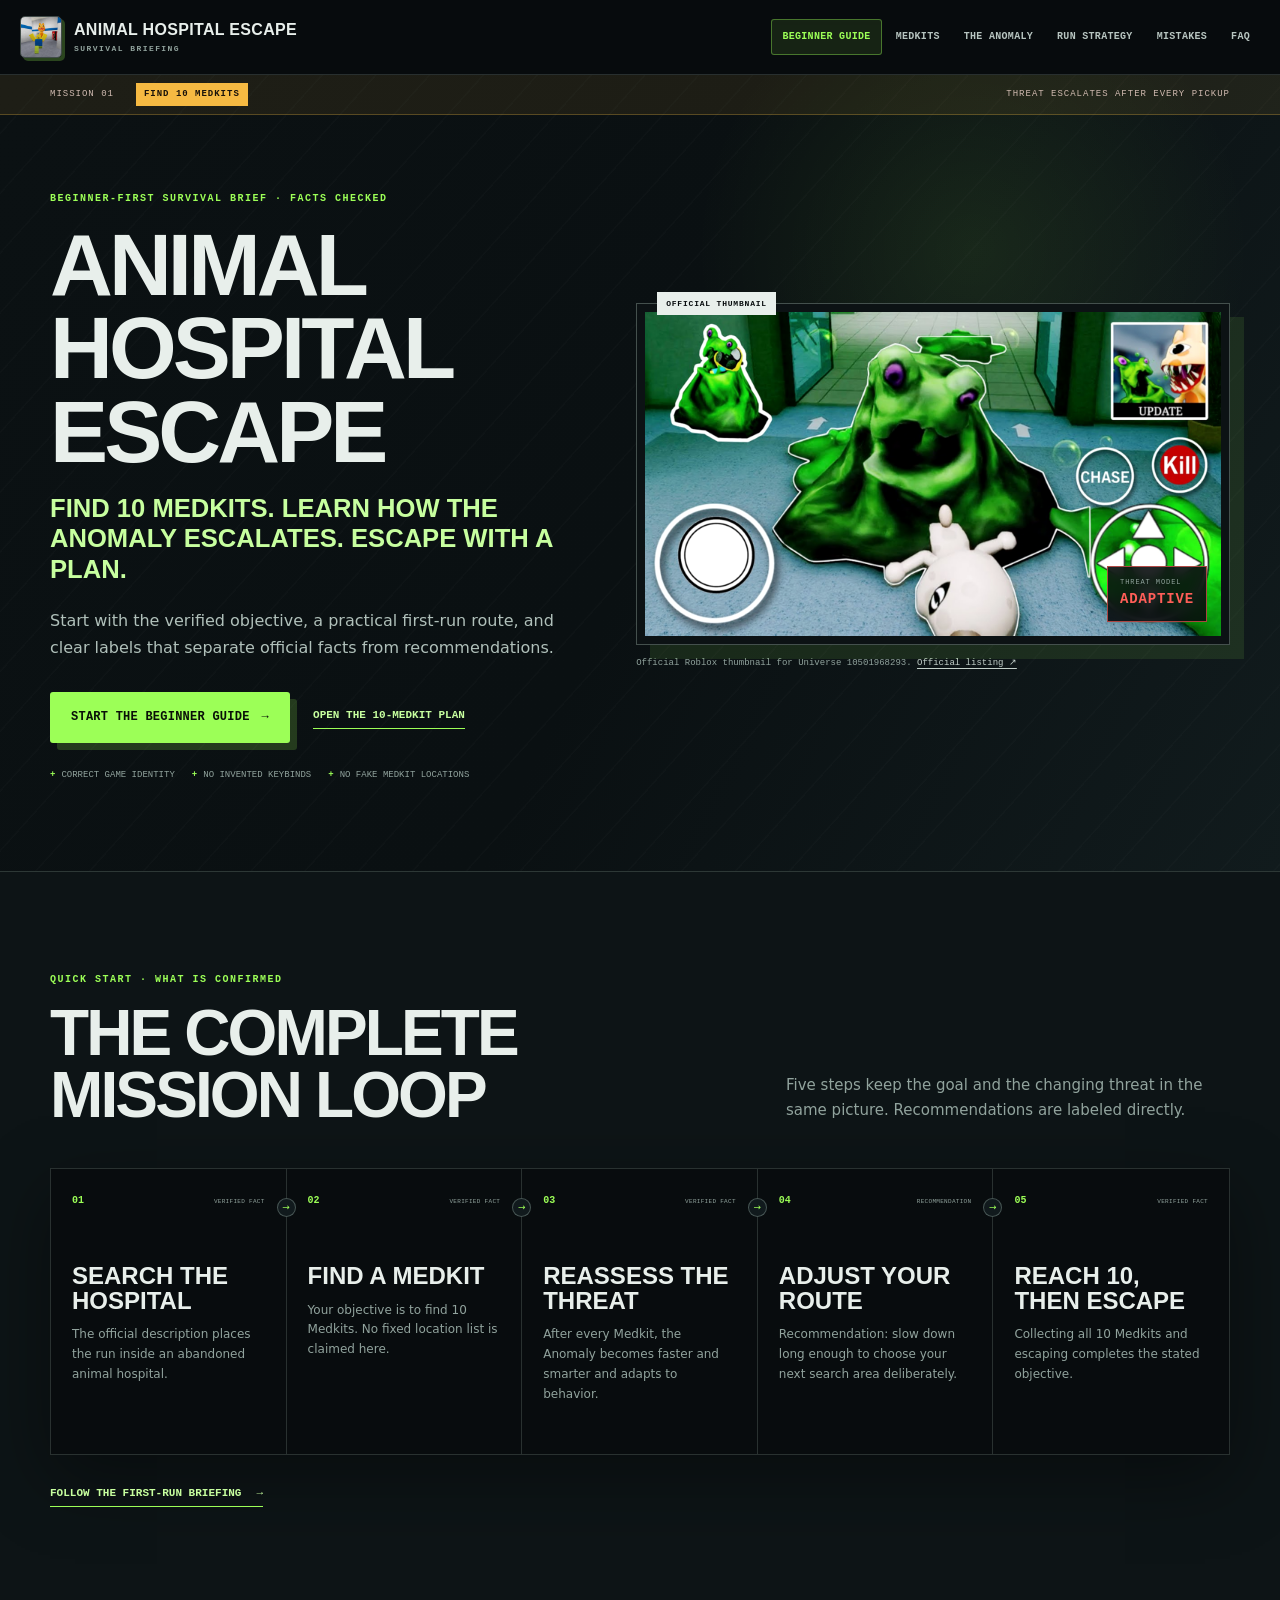
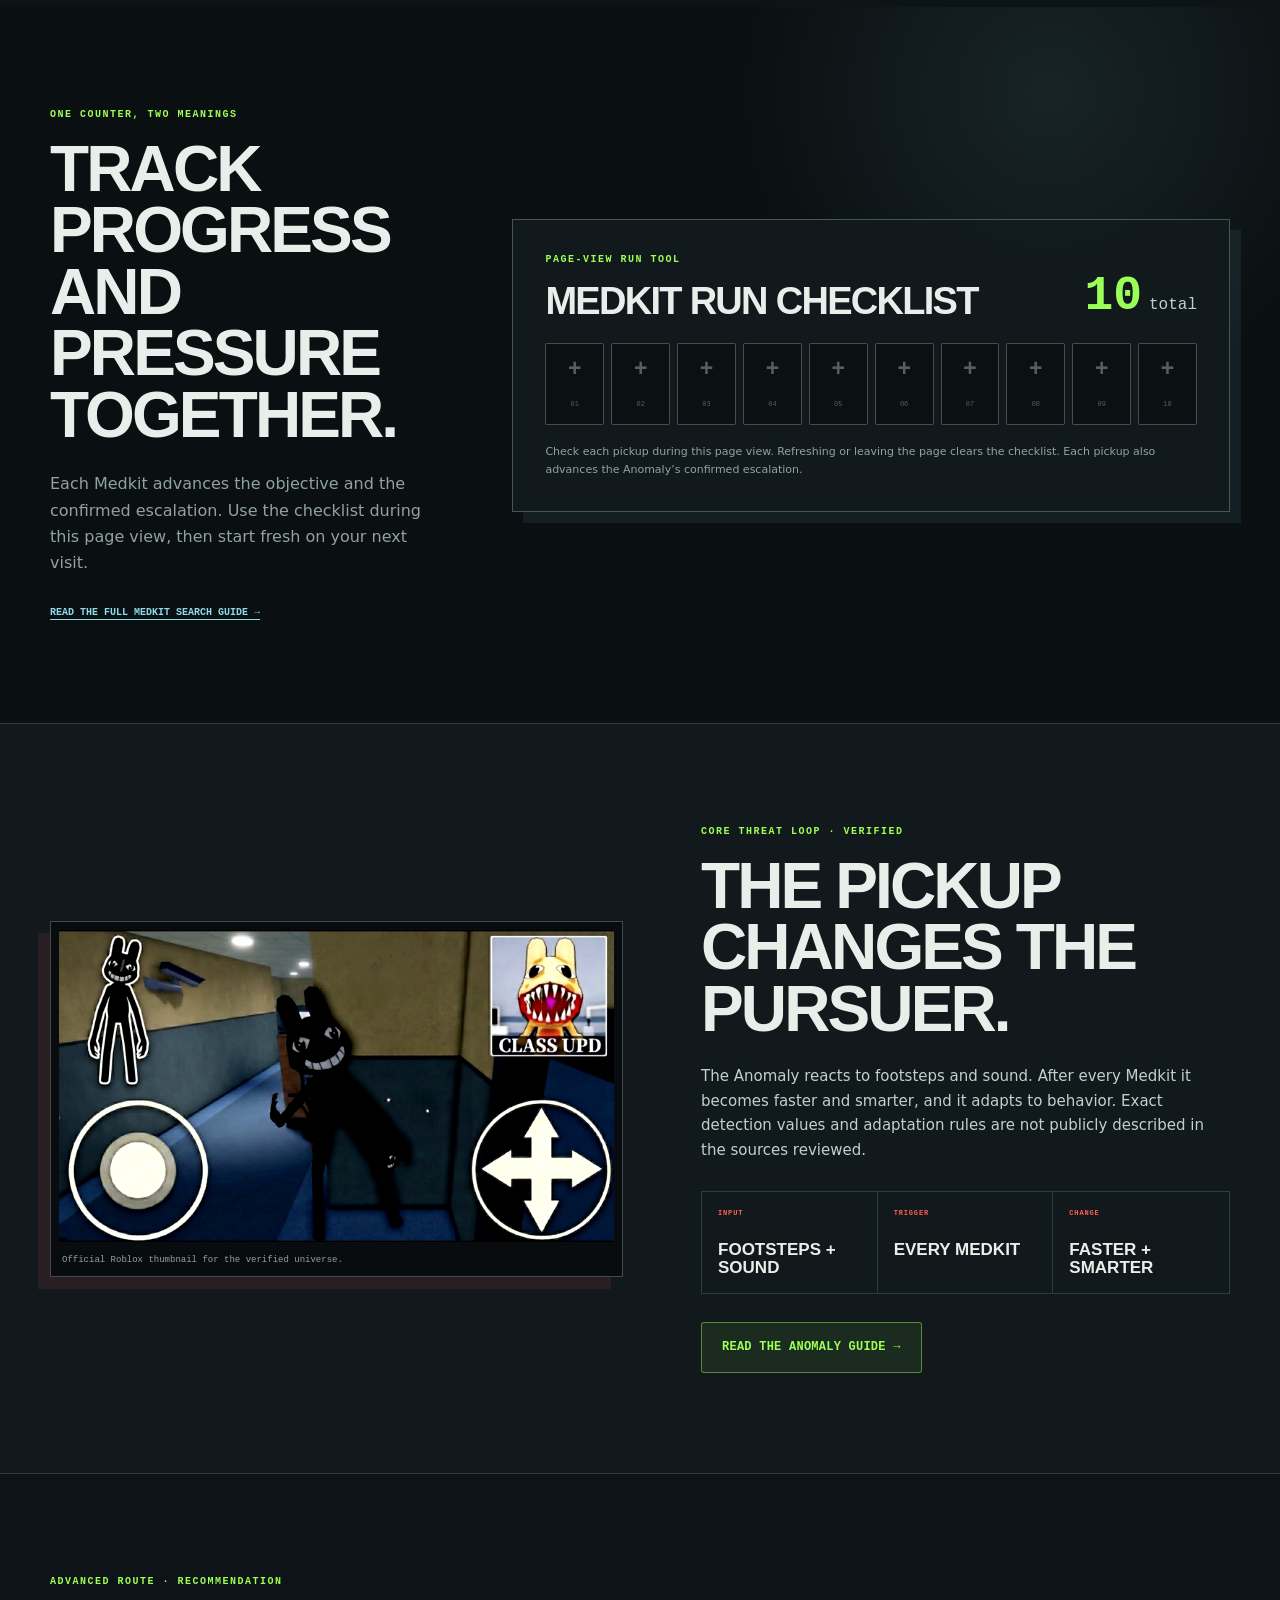
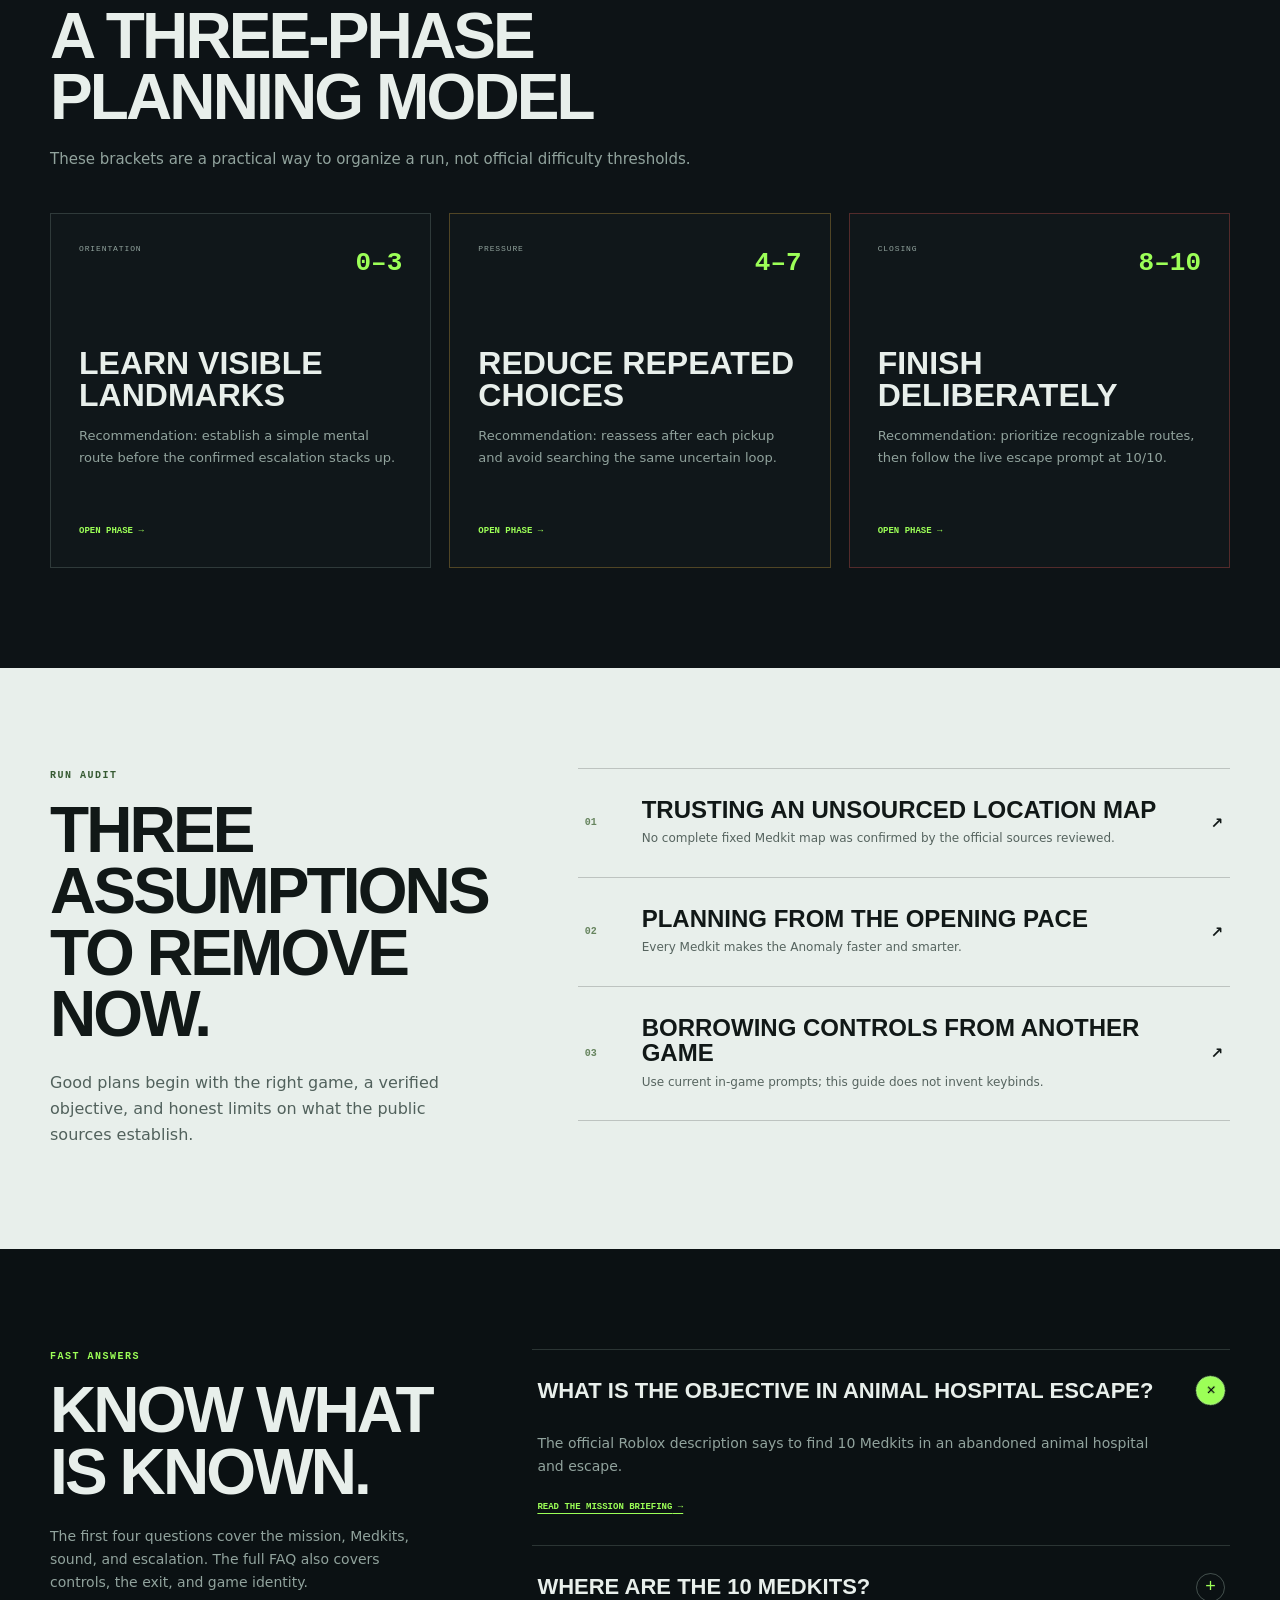
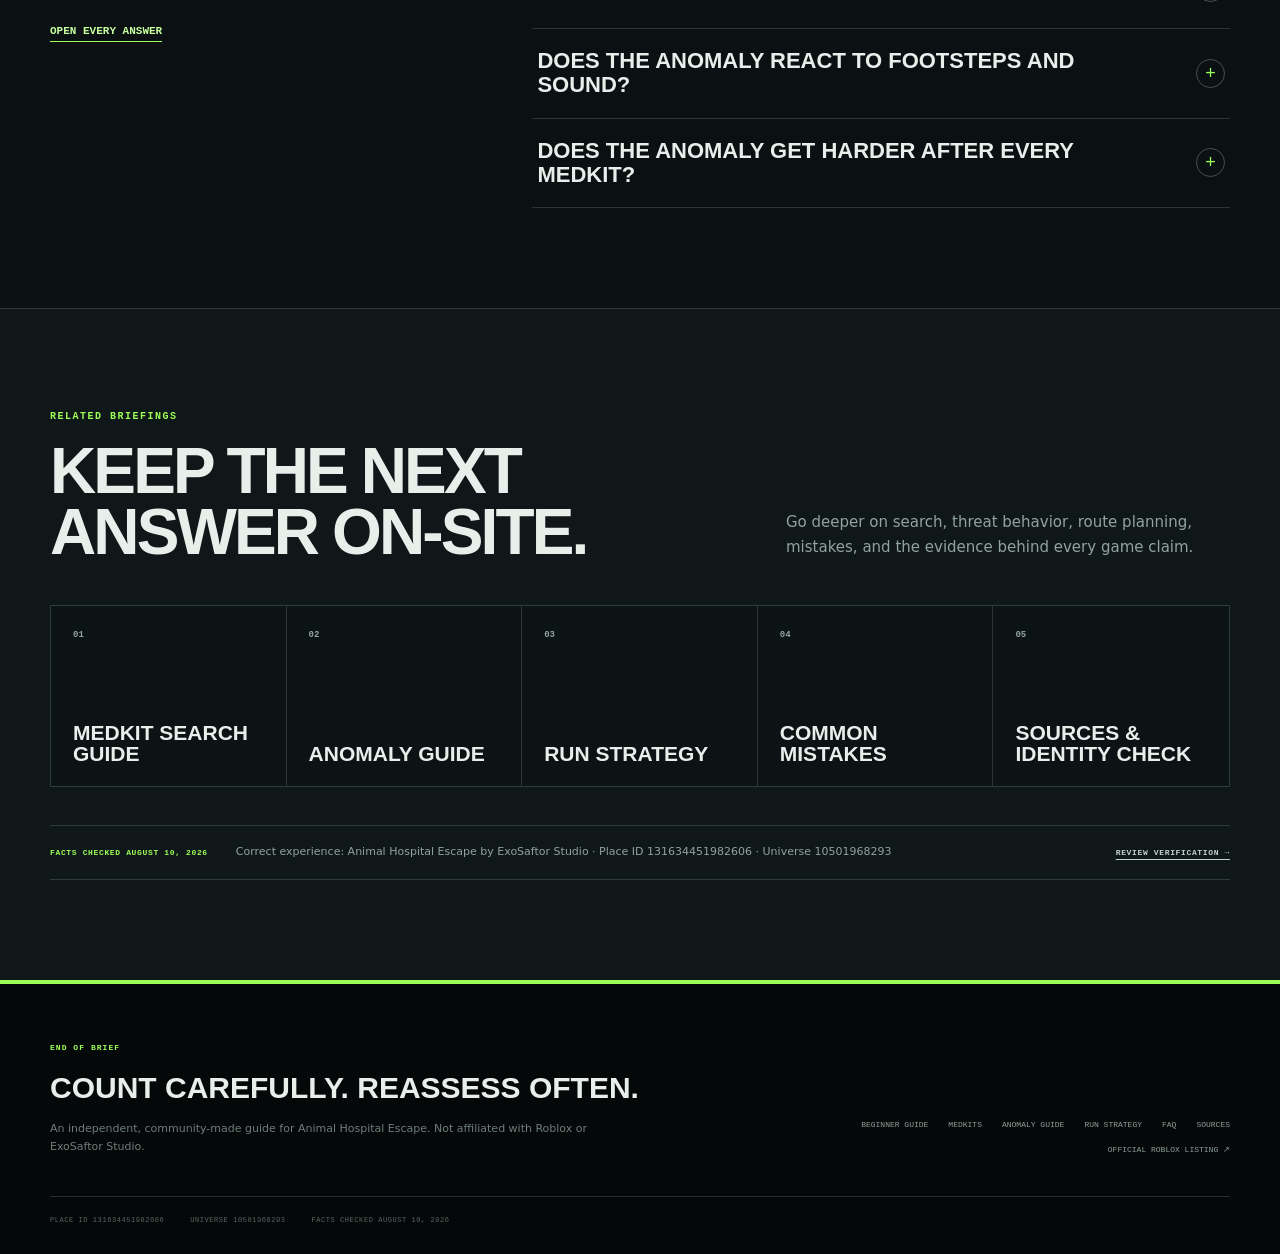
<file: index.html>
<!DOCTYPE html><html lang="en"><head><meta charSet="utf-8"/><meta name="viewport" content="width=device-width, initial-scale=1"/><link rel="preload" href="/icon.png" as="image"/><link rel="preload" href="/game/animal-hospital-escape-1.png" as="image" fetchPriority="high"/><link rel="stylesheet" href="/_next/static/chunks/0z8bajowdw31k.css" data-precedence="next"/><link rel="preload" as="script" fetchPriority="low" href="/_next/static/chunks/0jtaw7rr1ugwe.js"/><script src="/_next/static/chunks/08icvac4j189f.js" async=""></script><script src="/_next/static/chunks/05qy0547-363-.js" async=""></script><script src="/_next/static/chunks/03ag4kdei-2c-.js" async=""></script><script src="/_next/static/chunks/turbopack-14~8eeexl72pc.js" async=""></script><script src="/_next/static/chunks/0_s10em0x~t3~.js" async=""></script><script src="/_next/static/chunks/04p6i4.8tu~zs.js" async=""></script><meta name="theme-color" content="#0a1113"/><meta name="color-scheme" content="dark"/><title>Animal Hospital Escape Beginner Guide &amp; Wiki</title><meta name="description" content="Start with a verified Animal Hospital Escape beginner guide, track all 10 Medkits, understand Anomaly escalation, and plan the full run."/><meta name="application-name" content="Animal Hospital Escape Wiki"/><link rel="author" href="https://animal-hospital-escape.wiki"/><meta name="author" content="Animal Hospital Escape Wiki"/><link rel="manifest" href="/manifest.webmanifest"/><meta name="creator" content="Animal Hospital Escape Wiki"/><meta name="publisher" content="Animal Hospital Escape Wiki"/><meta name="category" content="games"/><link rel="canonical" href="https://animal-hospital-escape.wiki/"/><meta property="og:title" content="Animal Hospital Escape Beginner Guide &amp; Wiki"/><meta property="og:description" content="Start with a verified Animal Hospital Escape beginner guide, track all 10 Medkits, understand Anomaly escalation, and plan the full run."/><meta property="og:url" content="https://animal-hospital-escape.wiki/"/><meta property="og:site_name" content="Animal Hospital Escape Wiki"/><meta property="og:image" content="https://animal-hospital-escape.wiki/og.png"/><meta property="og:image:width" content="1200"/><meta property="og:image:height" content="627"/><meta property="og:image:alt" content="Animal Hospital Escape beginner guide: 10 Medkits, one escalating threat"/><meta property="og:type" content="article"/><meta name="twitter:card" content="summary_large_image"/><meta name="twitter:title" content="Animal Hospital Escape Beginner Guide &amp; Wiki"/><meta name="twitter:description" content="Start with a verified Animal Hospital Escape beginner guide, track all 10 Medkits, understand Anomaly escalation, and plan the full run."/><meta name="twitter:image" content="https://animal-hospital-escape.wiki/og.png"/><link rel="icon" href="/icon.png" type="image/png"/><link rel="apple-touch-icon" href="/icon.png" type="image/png"/><script src="/_next/static/chunks/03~yq9q893hmn.js" noModule=""></script></head><body><div hidden=""><!--$--><!--/$--></div><div class="site-shell"><a class="skip-link" href="#main-content">Skip to main content</a><header class="site-header"><div class="header-inner"><a class="brand" aria-label="Animal Hospital Escape Wiki home" href="/"><img class="brand-icon" src="/icon.png" alt="" width="42" height="42"/><span><strong>Animal Hospital Escape</strong><small>Survival briefing</small></span></a><nav class="main-nav" aria-label="Main navigation"><a href="/beginner-guide/">Beginner guide</a><a href="/medkits/">Medkits</a><a href="/anomaly-guide/">The Anomaly</a><a href="/run-strategy/">Run strategy</a><a href="/common-mistakes/">Mistakes</a><a href="/faq/">FAQ</a></nav></div></header><main id="main-content"><script type="application/ld+json">{"@context":"https://schema.org","@graph":[{"@type":"WebSite","name":"Animal Hospital Escape Wiki","url":"https://animal-hospital-escape.wiki","description":"A fact-checked Animal Hospital Escape beginner guide for finding 10 Medkits, understanding the escalating Anomaly, and planning a complete run."},{"@type":"VideoGame","name":"Animal Hospital Escape","url":"https://www.roblox.com/games/131634451982606/Animal-Hospital-Escape","gamePlatform":"Roblox","author":{"@type":"Organization","name":"ExoSaftor Studio"},"description":"Find 10 Medkits in an abandoned animal hospital and escape while an Anomaly reacts to footsteps and sound and escalates after every pickup."}]}</script><section class="home-hero"><div class="alert-band" aria-label="Mission summary"><div class="wide-container"><span>MISSION 01</span><strong>FIND 10 MEDKITS</strong><span>THREAT ESCALATES AFTER EVERY PICKUP</span></div></div><div class="hero-grid wide-container"><div class="hero-copy"><p class="eyebrow">Beginner-first survival brief · Facts checked</p><h1>Animal Hospital Escape</h1><p class="hero-command">Find 10 Medkits. Learn how the Anomaly escalates. Escape with a plan.</p><p class="hero-deck">Start with the verified objective, a practical first-run route, and clear labels that separate official facts from recommendations.</p><div class="hero-actions"><a class="button button-primary" href="/beginner-guide/">Start the Beginner Guide <span aria-hidden="true">→</span></a><a class="text-link" href="/medkits/">Open the 10-Medkit plan</a></div><ul class="hero-proof" aria-label="Guide safeguards"><li>Correct game identity</li><li>No invented keybinds</li><li>No fake Medkit locations</li></ul></div><figure class="hero-visual"><div class="image-frame"><img src="/game/animal-hospital-escape-1.png" alt="Official Animal Hospital Escape thumbnail showing characters in a hospital corridor" width="768" height="432" fetchPriority="high"/><div class="threat-stamp" aria-hidden="true"><span>THREAT MODEL</span><strong>ADAPTIVE</strong></div></div><figcaption>Official Roblox thumbnail for Universe <!-- -->10501968293<!-- -->.<!-- --> <a href="https://www.roblox.com/games/131634451982606/Animal-Hospital-Escape" rel="noreferrer">Official listing ↗</a></figcaption></figure></div></section><section class="quickstart-section" aria-labelledby="quickstart-title"><div class="wide-container"><div class="section-heading split-heading"><div><p class="eyebrow">Quick start · What is confirmed</p><h2 id="quickstart-title">The complete mission loop</h2></div><p>Five steps keep the goal and the changing threat in the same picture. Recommendations are labeled directly.</p></div><ol class="loop-grid"><li><div class="loop-topline"><span>01</span><small>Verified fact</small></div><h3>Search the hospital</h3><p>The official description places the run inside an abandoned animal hospital.</p></li><li><div class="loop-topline"><span>02</span><small>Verified fact</small></div><h3>Find a Medkit</h3><p>Your objective is to find 10 Medkits. No fixed location list is claimed here.</p></li><li><div class="loop-topline"><span>03</span><small>Verified fact</small></div><h3>Reassess the threat</h3><p>After every Medkit, the Anomaly becomes faster and smarter and adapts to behavior.</p></li><li><div class="loop-topline"><span>04</span><small>Recommendation</small></div><h3>Adjust your route</h3><p>Recommendation: slow down long enough to choose your next search area deliberately.</p></li><li><div class="loop-topline"><span>05</span><small>Verified fact</small></div><h3>Reach 10, then escape</h3><p>Collecting all 10 Medkits and escaping completes the stated objective.</p></li></ol><a class="inline-cta" href="/beginner-guide/">Follow the first-run briefing <span>→</span></a></div></section><section class="tracker-section"><div class="wide-container tracker-layout"><div class="tracker-copy"><p class="eyebrow">One counter, two meanings</p><h2>Track progress and pressure together.</h2><p>Each Medkit advances the objective and the confirmed escalation. Use the checklist during this page view, then start fresh on your next visit.</p><a href="/medkits/">Read the full Medkit search guide →</a></div><section class="tracker-card" aria-labelledby="tracker-title"><div class="tracker-heading"><div><p class="eyebrow">Page-view run tool</p><h2 id="tracker-title">Medkit run checklist</h2></div><div class="tracker-count" aria-label="10 Medkits total"><strong>10</strong><span>total</span></div></div><div class="medkit-grid" role="group" aria-label="10 Medkit checklist"><label for="medkit-check-1"><input id="medkit-check-1" type="checkbox" aria-label="Medkit 1 collected" name="medkit-check-1"/><span class="medkit-check-tile"><span aria-hidden="true">+</span><small>01</small></span></label><label for="medkit-check-2"><input id="medkit-check-2" type="checkbox" aria-label="Medkit 2 collected" name="medkit-check-2"/><span class="medkit-check-tile"><span aria-hidden="true">+</span><small>02</small></span></label><label for="medkit-check-3"><input id="medkit-check-3" type="checkbox" aria-label="Medkit 3 collected" name="medkit-check-3"/><span class="medkit-check-tile"><span aria-hidden="true">+</span><small>03</small></span></label><label for="medkit-check-4"><input id="medkit-check-4" type="checkbox" aria-label="Medkit 4 collected" name="medkit-check-4"/><span class="medkit-check-tile"><span aria-hidden="true">+</span><small>04</small></span></label><label for="medkit-check-5"><input id="medkit-check-5" type="checkbox" aria-label="Medkit 5 collected" name="medkit-check-5"/><span class="medkit-check-tile"><span aria-hidden="true">+</span><small>05</small></span></label><label for="medkit-check-6"><input id="medkit-check-6" type="checkbox" aria-label="Medkit 6 collected" name="medkit-check-6"/><span class="medkit-check-tile"><span aria-hidden="true">+</span><small>06</small></span></label><label for="medkit-check-7"><input id="medkit-check-7" type="checkbox" aria-label="Medkit 7 collected" name="medkit-check-7"/><span class="medkit-check-tile"><span aria-hidden="true">+</span><small>07</small></span></label><label for="medkit-check-8"><input id="medkit-check-8" type="checkbox" aria-label="Medkit 8 collected" name="medkit-check-8"/><span class="medkit-check-tile"><span aria-hidden="true">+</span><small>08</small></span></label><label for="medkit-check-9"><input id="medkit-check-9" type="checkbox" aria-label="Medkit 9 collected" name="medkit-check-9"/><span class="medkit-check-tile"><span aria-hidden="true">+</span><small>09</small></span></label><label for="medkit-check-10"><input id="medkit-check-10" type="checkbox" aria-label="Medkit 10 collected" name="medkit-check-10"/><span class="medkit-check-tile"><span aria-hidden="true">+</span><small>10</small></span></label></div><p class="tracker-note">Check each pickup during this page view. Refreshing or leaving the page clears the checklist. Each pickup also advances the Anomaly’s confirmed escalation.</p></section></div></section><section class="threat-section" aria-labelledby="threat-title"><div class="wide-container threat-grid"><figure class="threat-visual"><img src="/game/animal-hospital-escape-2.png" alt="Official Animal Hospital Escape thumbnail showing a dark character in a hospital hallway" width="768" height="432" loading="lazy"/><figcaption>Official Roblox thumbnail for the verified universe.</figcaption></figure><div><p class="eyebrow">Core threat loop · Verified</p><h2 id="threat-title">The pickup changes the pursuer.</h2><p>The Anomaly reacts to footsteps and sound. After every Medkit it becomes faster and smarter, and it adapts to behavior. Exact detection values and adaptation rules are not publicly described in the sources reviewed.</p><div class="threat-facts"><article><span>INPUT</span><strong>Footsteps + sound</strong></article><article><span>TRIGGER</span><strong>Every Medkit</strong></article><article><span>CHANGE</span><strong>Faster + smarter</strong></article></div><a class="button button-secondary" href="/anomaly-guide/">Read the Anomaly guide →</a></div></div></section><section class="phase-section" aria-labelledby="phase-title"><div class="wide-container"><div class="section-heading"><p class="eyebrow">Advanced route · Recommendation</p><h2 id="phase-title">A three-phase planning model</h2><p>These brackets are a practical way to organize a run, not official difficulty thresholds.</p></div><div class="phase-grid"><a class="phase-card" href="/beginner-guide/#orientation"><div><span>Orientation</span><strong>0–3</strong></div><h3>Learn visible landmarks</h3><p>Recommendation: establish a simple mental route before the confirmed escalation stacks up.</p><em>Open phase →</em></a><a class="phase-card" href="/run-strategy/#pressure"><div><span>Pressure</span><strong>4–7</strong></div><h3>Reduce repeated choices</h3><p>Recommendation: reassess after each pickup and avoid searching the same uncertain loop.</p><em>Open phase →</em></a><a class="phase-card" href="/run-strategy/#closing"><div><span>Closing</span><strong>8–10</strong></div><h3>Finish deliberately</h3><p>Recommendation: prioritize recognizable routes, then follow the live escape prompt at 10/10.</p><em>Open phase →</em></a></div></div></section><section class="mistakes-section" aria-labelledby="mistakes-title"><div class="wide-container mistakes-layout"><div><p class="eyebrow">Run audit</p><h2 id="mistakes-title">Three assumptions to remove now.</h2><p>Good plans begin with the right game, a verified objective, and honest limits on what the public sources establish.</p></div><div class="mistake-list"><a href="/common-mistakes/#location-lists"><span>01</span><div><h3>Trusting an unsourced location map</h3><p>No complete fixed Medkit map was confirmed by the official sources reviewed.</p></div><b aria-hidden="true">↗</b></a><a href="/common-mistakes/#early-pace"><span>02</span><div><h3>Planning from the opening pace</h3><p>Every Medkit makes the Anomaly faster and smarter.</p></div><b aria-hidden="true">↗</b></a><a href="/common-mistakes/#invented-controls"><span>03</span><div><h3>Borrowing controls from another game</h3><p>Use current in-game prompts; this guide does not invent keybinds.</p></div><b aria-hidden="true">↗</b></a></div></div></section><section class="home-faq" aria-labelledby="home-faq-title"><div class="wide-container faq-home-grid"><div class="faq-home-intro"><p class="eyebrow">Fast answers</p><h2 id="home-faq-title">Know what is known.</h2><p>The first four questions cover the mission, Medkits, sound, and escalation. The full FAQ also covers controls, the exit, and game identity.</p><a class="text-link" href="/faq/">Open every answer</a></div><div class="faq-preview"><details open=""><summary><span>What is the objective in Animal Hospital Escape?</span><b aria-hidden="true">+</b></summary><div><p>The official Roblox description says to find 10 Medkits in an abandoned animal hospital and escape.</p><a href="/beginner-guide/#mission">Read the mission briefing<!-- --> →</a></div></details><details><summary><span>Where are the 10 Medkits?</span><b aria-hidden="true">+</b></summary><div><p>The official sources reviewed do not publish a complete fixed location list. This guide therefore recommends a landmark-based search without claiming exact rooms or spawn behavior.</p><a href="/medkits/">Use the Medkit search plan<!-- --> →</a></div></details><details><summary><span>Does the Anomaly react to footsteps and sound?</span><b aria-hidden="true">+</b></summary><div><p>Yes. That behavior is stated in the official game description. Exact hearing distance and detection values are not publicly documented in the sources reviewed.</p><a href="/anomaly-guide/#hearing">Review the verified threat brief<!-- --> →</a></div></details><details><summary><span>Does the Anomaly get harder after every Medkit?</span><b aria-hidden="true">+</b></summary><div><p>Yes. The official description says it becomes faster and smarter after every Medkit and adapts to your behavior.</p><a href="/run-strategy/">Plan for escalation<!-- --> →</a></div></details></div></div></section><section class="related-section" aria-labelledby="related-title"><div class="wide-container"><div class="section-heading split-heading"><div><p class="eyebrow">Related briefings</p><h2 id="related-title">Keep the next answer on-site.</h2></div><p>Go deeper on search, threat behavior, route planning, mistakes, and the evidence behind every game claim.</p></div><div class="related-home-grid"><a href="/medkits/"><span>01</span><strong>Medkit search guide</strong></a><a href="/anomaly-guide/"><span>02</span><strong>Anomaly guide</strong></a><a href="/run-strategy/"><span>03</span><strong>Run strategy</strong></a><a href="/common-mistakes/"><span>04</span><strong>Common mistakes</strong></a><a href="/sources/"><span>05</span><strong>Sources &amp; identity check</strong></a></div><div class="verification-line"><span>FACTS CHECKED <!-- -->AUGUST 10, 2026</span><p>Correct experience: Animal Hospital Escape by <!-- -->ExoSaftor Studio<!-- --> · Place ID <!-- -->131634451982606<!-- --> · Universe <!-- -->10501968293</p><a href="/sources/">Review verification →</a></div></div></section><!--$--><!--/$--></main><footer class="site-footer"><div class="footer-grid"><div><p class="footer-kicker">END OF BRIEF</p><p class="footer-title">Count carefully. Reassess often.</p><p>An independent, community-made guide for Animal Hospital Escape. Not affiliated with Roblox or <!-- -->ExoSaftor Studio<!-- -->.</p></div><nav aria-label="Footer navigation"><a href="/beginner-guide/">Beginner guide</a><a href="/medkits/">Medkits</a><a href="/anomaly-guide/">Anomaly guide</a><a href="/run-strategy/">Run strategy</a><a href="/faq/">FAQ</a><a href="/sources/">Sources</a><a href="https://www.roblox.com/games/131634451982606/Animal-Hospital-Escape" rel="noreferrer">Official Roblox listing ↗</a></nav></div><div class="footer-identity"><span>Place ID <!-- -->131634451982606</span><span>Universe <!-- -->10501968293</span><span>Facts checked <!-- -->August 10, 2026</span></div></footer></div><script src="/_next/static/chunks/0jtaw7rr1ugwe.js" id="_R_" async=""></script><script>(self.__next_f=self.__next_f||[]).push([0])</script><script>self.__next_f.push([1,"1:\"$Sreact.fragment\"\n2:I[54030,[\"/_next/static/chunks/0_s10em0x~t3~.js\",\"/_next/static/chunks/04p6i4.8tu~zs.js\"],\"\"]\n3:I[70748,[\"/_next/static/chunks/0_s10em0x~t3~.js\",\"/_next/static/chunks/04p6i4.8tu~zs.js\"],\"default\"]\n4:I[19897,[\"/_next/static/chunks/0_s10em0x~t3~.js\",\"/_next/static/chunks/04p6i4.8tu~zs.js\"],\"default\"]\nf:I[76186,[\"/_next/static/chunks/0_s10em0x~t3~.js\",\"/_next/static/chunks/04p6i4.8tu~zs.js\"],\"default\",1]\n:HL[\"/_next/static/chunks/0z8bajowdw31k.css\",\"style\"]\n:HL[\"/icon.png\",\"image\"]\n"])</script><script>self.__next_f.push([1,"0:{\"P\":null,\"c\":[\"\",\"\"],\"q\":\"\",\"i\":false,\"f\":[[[\"\",{\"children\":[\"__PAGE__\",{}]},\"$undefined\",\"$undefined\",16],[[\"$\",\"$1\",\"c\",{\"children\":[[[\"$\",\"link\",\"0\",{\"rel\":\"stylesheet\",\"href\":\"/_next/static/chunks/0z8bajowdw31k.css\",\"precedence\":\"next\",\"crossOrigin\":\"$undefined\",\"nonce\":\"$undefined\"}],[\"$\",\"script\",\"script-0\",{\"src\":\"/_next/static/chunks/0_s10em0x~t3~.js\",\"async\":true,\"nonce\":\"$undefined\"}],[\"$\",\"script\",\"script-1\",{\"src\":\"/_next/static/chunks/04p6i4.8tu~zs.js\",\"async\":true,\"nonce\":\"$undefined\"}]],[\"$\",\"html\",null,{\"lang\":\"en\",\"children\":[\"$\",\"body\",null,{\"children\":[\"$\",\"div\",null,{\"className\":\"site-shell\",\"children\":[[\"$\",\"a\",null,{\"className\":\"skip-link\",\"href\":\"#main-content\",\"children\":\"Skip to main content\"}],[\"$\",\"header\",null,{\"className\":\"site-header\",\"children\":[\"$\",\"div\",null,{\"className\":\"header-inner\",\"children\":[[\"$\",\"$L2\",null,{\"className\":\"brand\",\"href\":\"/\",\"aria-label\":\"Animal Hospital Escape Wiki home\",\"children\":[[\"$\",\"img\",null,{\"className\":\"brand-icon\",\"src\":\"/icon.png\",\"alt\":\"\",\"width\":42,\"height\":42}],[\"$\",\"span\",null,{\"children\":[[\"$\",\"strong\",null,{\"children\":\"Animal Hospital Escape\"}],[\"$\",\"small\",null,{\"children\":\"Survival briefing\"}]]}]]}],[\"$\",\"nav\",null,{\"className\":\"main-nav\",\"aria-label\":\"Main navigation\",\"children\":[[\"$\",\"$L2\",\"/beginner-guide\",{\"href\":\"/beginner-guide\",\"children\":\"Beginner guide\"}],[\"$\",\"$L2\",\"/medkits\",{\"href\":\"/medkits\",\"children\":\"Medkits\"}],[\"$\",\"$L2\",\"/anomaly-guide\",{\"href\":\"/anomaly-guide\",\"children\":\"The Anomaly\"}],[\"$\",\"$L2\",\"/run-strategy\",{\"href\":\"/run-strategy\",\"children\":\"Run strategy\"}],[\"$\",\"$L2\",\"/common-mistakes\",{\"href\":\"/common-mistakes\",\"children\":\"Mistakes\"}],[\"$\",\"$L2\",\"/faq\",{\"href\":\"/faq\",\"children\":\"FAQ\"}]]}]]}]}],[\"$\",\"main\",null,{\"id\":\"main-content\",\"children\":[\"$\",\"$L3\",null,{\"parallelRouterKey\":\"children\",\"error\":\"$undefined\",\"errorStyles\":\"$undefined\",\"errorScripts\":\"$undefined\",\"template\":[\"$\",\"$L4\",null,{}],\"templateStyles\":\"$undefined\",\"templateScripts\":\"$undefined\",\"notFound\":[[[\"$\",\"title\",null,{\"children\":\"404: This page could not be found.\"}],[\"$\",\"div\",null,{\"style\":{\"fontFamily\":\"system-ui,\\\"Segoe UI\\\",Roboto,Helvetica,Arial,sans-serif,\\\"Apple Color Emoji\\\",\\\"Segoe UI Emoji\\\"\",\"height\":\"100vh\",\"textAlign\":\"center\",\"display\":\"flex\",\"flexDirection\":\"column\",\"alignItems\":\"center\",\"justifyContent\":\"center\"},\"children\":[\"$\",\"div\",null,{\"children\":[[\"$\",\"style\",null,{\"dangerouslySetInnerHTML\":{\"__html\":\"body{color:#000;background:#fff;margin:0}.next-error-h1{border-right:1px solid rgba(0,0,0,.3)}@media (prefers-color-scheme:dark){body{color:#fff;background:#000}.next-error-h1{border-right:1px solid rgba(255,255,255,.3)}}\"}}],[\"$\",\"h1\",null,{\"className\":\"next-error-h1\",\"style\":{\"display\":\"inline-block\",\"margin\":\"0 20px 0 0\",\"padding\":\"0 23px 0 0\",\"fontSize\":24,\"fontWeight\":500,\"verticalAlign\":\"top\",\"lineHeight\":\"49px\"},\"children\":404}],[\"$\",\"div\",null,{\"style\":{\"display\":\"inline-block\"},\"children\":[\"$\",\"h2\",null,{\"style\":{\"fontSize\":14,\"fontWeight\":400,\"lineHeight\":\"49px\",\"margin\":0},\"children\":\"This page could not be found.\"}]}]]}]}]],[]],\"forbidden\":\"$undefined\",\"unauthorized\":\"$undefined\"}]}],[\"$\",\"footer\",null,{\"className\":\"site-footer\",\"children\":[[\"$\",\"div\",null,{\"className\":\"footer-grid\",\"children\":[[\"$\",\"div\",null,{\"children\":[[\"$\",\"p\",null,{\"className\":\"footer-kicker\",\"children\":\"END OF BRIEF\"}],[\"$\",\"p\",null,{\"className\":\"footer-title\",\"children\":\"Count carefully. Reassess often.\"}],[\"$\",\"p\",null,{\"children\":[\"An independent, community-made guide for Animal Hospital Escape. Not affiliated with Roblox or \",\"ExoSaftor Studio\",\".\"]}]]}],[\"$\",\"nav\",null,{\"aria-label\":\"Footer navigation\",\"children\":[[\"$\",\"$L2\",null,{\"href\":\"/beginner-guide\",\"children\":\"Beginner guide\"}],[\"$\",\"$L2\",null,{\"href\":\"/medkits\",\"children\":\"Medkits\"}],[\"$\",\"$L2\",null,{\"href\":\"/anomaly-guide\",\"children\":\"Anomaly guide\"}],[\"$\",\"$L2\",null,{\"href\":\"/run-strategy\",\"children\":\"Run strategy\"}],[\"$\",\"$L2\",null,{\"href\":\"/faq\",\"children\":\"FAQ\"}],[\"$\",\"$L2\",null,{\"href\":\"/sources\",\"children\":\"Sources\"}],[\"$\",\"a\",null,{\"href\":\"https://www.roblox.com/games/131634451982606/Animal-Hospital-Escape\",\"rel\":\"noreferrer\",\"children\":\"Official Roblox listing ↗\"}]]}]]}],[\"$\",\"div\",null,{\"className\":\"footer-identity\",\"children\":[[\"$\",\"span\",null,{\"children\":[\"Place ID \",\"131634451982606\"]}],[\"$\",\"span\",null,{\"children\":[\"Universe \",\"10501968293\"]}],[\"$\",\"span\",null,{\"children\":[\"Facts checked \",\"August 10, 2026\"]}]]}]]}]]}]}]}]]}],{\"children\":[[\"$\",\"$1\",\"c\",{\"children\":[[[\"$\",\"script\",null,{\"type\":\"application/ld+json\",\"dangerouslySetInnerHTML\":{\"__html\":\"{\\\"@context\\\":\\\"https://schema.org\\\",\\\"@graph\\\":[{\\\"@type\\\":\\\"WebSite\\\",\\\"name\\\":\\\"Animal Hospital Escape Wiki\\\",\\\"url\\\":\\\"https://animal-hospital-escape.wiki\\\",\\\"description\\\":\\\"A fact-checked Animal Hospital Escape beginner guide for finding 10 Medkits, understanding the escalating Anomaly, and planning a complete run.\\\"},{\\\"@type\\\":\\\"VideoGame\\\",\\\"name\\\":\\\"Animal Hospital Escape\\\",\\\"url\\\":\\\"https://www.roblox.com/games/131634451982606/Animal-Hospital-Escape\\\",\\\"gamePlatform\\\":\\\"Roblox\\\",\\\"author\\\":{\\\"@type\\\":\\\"Organization\\\",\\\"name\\\":\\\"ExoSaftor Studio\\\"},\\\"description\\\":\\\"Find 10 Medkits in an abandoned animal hospital and escape while an Anomaly reacts to footsteps and sound and escalates after every pickup.\\\"}]}\"}}],\"$L5\",\"$L6\",\"$L7\",\"$L8\",\"$L9\",\"$La\",\"$Lb\",\"$Lc\"],null,\"$Ld\"]}],{},null,false,null]},null,false,null],\"$Le\",false]],\"m\":\"$undefined\",\"G\":[\"$f\",[\"$L10\"]],\"S\":true,\"h\":null,\"s\":\"$undefined\",\"l\":\"$undefined\",\"p\":\"$undefined\",\"d\":\"$undefined\",\"b\":\"_3tF1WsGMRAiJcGE-7hFd\"}\n"])</script><script>self.__next_f.push([1,"11:I[21703,[\"/_next/static/chunks/0_s10em0x~t3~.js\",\"/_next/static/chunks/04p6i4.8tu~zs.js\"],\"OutletBoundary\"]\n12:\"$Sreact.suspense\"\n14:I[21703,[\"/_next/static/chunks/0_s10em0x~t3~.js\",\"/_next/static/chunks/04p6i4.8tu~zs.js\"],\"ViewportBoundary\"]\n16:I[21703,[\"/_next/static/chunks/0_s10em0x~t3~.js\",\"/_next/static/chunks/04p6i4.8tu~zs.js\"],\"MetadataBoundary\"]\n:HL[\"/game/animal-hospital-escape-1.png\",\"image\",{\"fetchPriority\":\"high\"}]\n"])</script><script>self.__next_f.push([1,"5:[\"$\",\"section\",null,{\"className\":\"home-hero\",\"children\":[[\"$\",\"div\",null,{\"className\":\"alert-band\",\"aria-label\":\"Mission summary\",\"children\":[\"$\",\"div\",null,{\"className\":\"wide-container\",\"children\":[[\"$\",\"span\",null,{\"children\":\"MISSION 01\"}],[\"$\",\"strong\",null,{\"children\":\"FIND 10 MEDKITS\"}],[\"$\",\"span\",null,{\"children\":\"THREAT ESCALATES AFTER EVERY PICKUP\"}]]}]}],[\"$\",\"div\",null,{\"className\":\"hero-grid wide-container\",\"children\":[[\"$\",\"div\",null,{\"className\":\"hero-copy\",\"children\":[[\"$\",\"p\",null,{\"className\":\"eyebrow\",\"children\":\"Beginner-first survival brief · Facts checked\"}],[\"$\",\"h1\",null,{\"children\":\"Animal Hospital Escape\"}],[\"$\",\"p\",null,{\"className\":\"hero-command\",\"children\":\"Find 10 Medkits. Learn how the Anomaly escalates. Escape with a plan.\"}],[\"$\",\"p\",null,{\"className\":\"hero-deck\",\"children\":\"Start with the verified objective, a practical first-run route, and clear labels that separate official facts from recommendations.\"}],[\"$\",\"div\",null,{\"className\":\"hero-actions\",\"children\":[[\"$\",\"$L2\",null,{\"className\":\"button button-primary\",\"href\":\"/beginner-guide\",\"children\":[\"Start the Beginner Guide \",[\"$\",\"span\",null,{\"aria-hidden\":\"true\",\"children\":\"→\"}]]}],[\"$\",\"$L2\",null,{\"className\":\"text-link\",\"href\":\"/medkits\",\"children\":\"Open the 10-Medkit plan\"}]]}],[\"$\",\"ul\",null,{\"className\":\"hero-proof\",\"aria-label\":\"Guide safeguards\",\"children\":[[\"$\",\"li\",null,{\"children\":\"Correct game identity\"}],[\"$\",\"li\",null,{\"children\":\"No invented keybinds\"}],[\"$\",\"li\",null,{\"children\":\"No fake Medkit locations\"}]]}]]}],[\"$\",\"figure\",null,{\"className\":\"hero-visual\",\"children\":[[\"$\",\"div\",null,{\"className\":\"image-frame\",\"children\":[[\"$\",\"img\",null,{\"src\":\"/game/animal-hospital-escape-1.png\",\"alt\":\"Official Animal Hospital Escape thumbnail showing characters in a hospital corridor\",\"width\":768,\"height\":432,\"fetchPriority\":\"high\"}],[\"$\",\"div\",null,{\"className\":\"threat-stamp\",\"aria-hidden\":\"true\",\"children\":[[\"$\",\"span\",null,{\"children\":\"THREAT MODEL\"}],[\"$\",\"strong\",null,{\"children\":\"ADAPTIVE\"}]]}]]}],[\"$\",\"figcaption\",null,{\"children\":[\"Official Roblox thumbnail for Universe \",\"10501968293\",\".\",\" \",[\"$\",\"a\",null,{\"href\":\"https://www.roblox.com/games/131634451982606/Animal-Hospital-Escape\",\"rel\":\"noreferrer\",\"children\":\"Official listing ↗\"}]]}]]}]]}]]}]\n"])</script><script>self.__next_f.push([1,"6:[\"$\",\"section\",null,{\"className\":\"quickstart-section\",\"aria-labelledby\":\"quickstart-title\",\"children\":[\"$\",\"div\",null,{\"className\":\"wide-container\",\"children\":[[\"$\",\"div\",null,{\"className\":\"section-heading split-heading\",\"children\":[[\"$\",\"div\",null,{\"children\":[[\"$\",\"p\",null,{\"className\":\"eyebrow\",\"children\":\"Quick start · What is confirmed\"}],[\"$\",\"h2\",null,{\"id\":\"quickstart-title\",\"children\":\"The complete mission loop\"}]]}],[\"$\",\"p\",null,{\"children\":\"Five steps keep the goal and the changing threat in the same picture. Recommendations are labeled directly.\"}]]}],[\"$\",\"ol\",null,{\"className\":\"loop-grid\",\"children\":[[\"$\",\"li\",\"01\",{\"children\":[[\"$\",\"div\",null,{\"className\":\"loop-topline\",\"children\":[[\"$\",\"span\",null,{\"children\":\"01\"}],[\"$\",\"small\",null,{\"children\":\"Verified fact\"}]]}],[\"$\",\"h3\",null,{\"children\":\"Search the hospital\"}],[\"$\",\"p\",null,{\"children\":\"The official description places the run inside an abandoned animal hospital.\"}]]}],[\"$\",\"li\",\"02\",{\"children\":[[\"$\",\"div\",null,{\"className\":\"loop-topline\",\"children\":[[\"$\",\"span\",null,{\"children\":\"02\"}],[\"$\",\"small\",null,{\"children\":\"Verified fact\"}]]}],[\"$\",\"h3\",null,{\"children\":\"Find a Medkit\"}],[\"$\",\"p\",null,{\"children\":\"Your objective is to find 10 Medkits. No fixed location list is claimed here.\"}]]}],[\"$\",\"li\",\"03\",{\"children\":[[\"$\",\"div\",null,{\"className\":\"loop-topline\",\"children\":[[\"$\",\"span\",null,{\"children\":\"03\"}],[\"$\",\"small\",null,{\"children\":\"Verified fact\"}]]}],[\"$\",\"h3\",null,{\"children\":\"Reassess the threat\"}],[\"$\",\"p\",null,{\"children\":\"After every Medkit, the Anomaly becomes faster and smarter and adapts to behavior.\"}]]}],[\"$\",\"li\",\"04\",{\"children\":[[\"$\",\"div\",null,{\"className\":\"loop-topline\",\"children\":[[\"$\",\"span\",null,{\"children\":\"04\"}],[\"$\",\"small\",null,{\"children\":\"Recommendation\"}]]}],[\"$\",\"h3\",null,{\"children\":\"Adjust your route\"}],[\"$\",\"p\",null,{\"children\":\"Recommendation: slow down long enough to choose your next search area deliberately.\"}]]}],[\"$\",\"li\",\"05\",{\"children\":[[\"$\",\"div\",null,{\"className\":\"loop-topline\",\"children\":[[\"$\",\"span\",null,{\"children\":\"05\"}],[\"$\",\"small\",null,{\"children\":\"Verified fact\"}]]}],[\"$\",\"h3\",null,{\"children\":\"Reach 10, then escape\"}],[\"$\",\"p\",null,{\"children\":\"Collecting all 10 Medkits and escaping completes the stated objective.\"}]]}]]}],[\"$\",\"$L2\",null,{\"className\":\"inline-cta\",\"href\":\"/beginner-guide\",\"children\":[\"Follow the first-run briefing \",[\"$\",\"span\",null,{\"children\":\"→\"}]]}]]}]}]\n"])</script><script>self.__next_f.push([1,"7:[\"$\",\"section\",null,{\"className\":\"tracker-section\",\"children\":[\"$\",\"div\",null,{\"className\":\"wide-container tracker-layout\",\"children\":[[\"$\",\"div\",null,{\"className\":\"tracker-copy\",\"children\":[[\"$\",\"p\",null,{\"className\":\"eyebrow\",\"children\":\"One counter, two meanings\"}],[\"$\",\"h2\",null,{\"children\":\"Track progress and pressure together.\"}],[\"$\",\"p\",null,{\"children\":\"Each Medkit advances the objective and the confirmed escalation. Use the checklist during this page view, then start fresh on your next visit.\"}],[\"$\",\"$L2\",null,{\"href\":\"/medkits\",\"children\":\"Read the full Medkit search guide →\"}]]}],[\"$\",\"section\",null,{\"className\":\"tracker-card\",\"aria-labelledby\":\"tracker-title\",\"children\":[[\"$\",\"div\",null,{\"className\":\"tracker-heading\",\"children\":[[\"$\",\"div\",null,{\"children\":[[\"$\",\"p\",null,{\"className\":\"eyebrow\",\"children\":\"Page-view run tool\"}],[\"$\",\"h2\",null,{\"id\":\"tracker-title\",\"children\":\"Medkit run checklist\"}]]}],[\"$\",\"div\",null,{\"className\":\"tracker-count\",\"aria-label\":\"10 Medkits total\",\"children\":[[\"$\",\"strong\",null,{\"children\":10}],[\"$\",\"span\",null,{\"children\":\"total\"}]]}]]}],[\"$\",\"div\",null,{\"className\":\"medkit-grid\",\"role\":\"group\",\"aria-label\":\"10 Medkit checklist\",\"children\":[[\"$\",\"label\",\"1\",{\"htmlFor\":\"medkit-check-1\",\"children\":[[\"$\",\"input\",null,{\"id\":\"medkit-check-1\",\"name\":\"medkit-check-1\",\"type\":\"checkbox\",\"aria-label\":\"Medkit 1 collected\"}],[\"$\",\"span\",null,{\"className\":\"medkit-check-tile\",\"children\":[[\"$\",\"span\",null,{\"aria-hidden\":\"true\",\"children\":\"+\"}],[\"$\",\"small\",null,{\"children\":\"01\"}]]}]]}],[\"$\",\"label\",\"2\",{\"htmlFor\":\"medkit-check-2\",\"children\":[[\"$\",\"input\",null,{\"id\":\"medkit-check-2\",\"name\":\"medkit-check-2\",\"type\":\"checkbox\",\"aria-label\":\"Medkit 2 collected\"}],[\"$\",\"span\",null,{\"className\":\"medkit-check-tile\",\"children\":[[\"$\",\"span\",null,{\"aria-hidden\":\"true\",\"children\":\"+\"}],[\"$\",\"small\",null,{\"children\":\"02\"}]]}]]}],[\"$\",\"label\",\"3\",{\"htmlFor\":\"medkit-check-3\",\"children\":[[\"$\",\"input\",null,{\"id\":\"medkit-check-3\",\"name\":\"medkit-check-3\",\"type\":\"checkbox\",\"aria-label\":\"Medkit 3 collected\"}],[\"$\",\"span\",null,{\"className\":\"medkit-check-tile\",\"children\":[[\"$\",\"span\",null,{\"aria-hidden\":\"true\",\"children\":\"+\"}],[\"$\",\"small\",null,{\"children\":\"03\"}]]}]]}],[\"$\",\"label\",\"4\",{\"htmlFor\":\"medkit-check-4\",\"children\":[[\"$\",\"input\",null,{\"id\":\"medkit-check-4\",\"name\":\"medkit-check-4\",\"type\":\"checkbox\",\"aria-label\":\"Medkit 4 collected\"}],[\"$\",\"span\",null,{\"className\":\"medkit-check-tile\",\"children\":[[\"$\",\"span\",null,{\"aria-hidden\":\"true\",\"children\":\"+\"}],[\"$\",\"small\",null,{\"children\":\"04\"}]]}]]}],[\"$\",\"label\",\"5\",{\"htmlFor\":\"medkit-check-5\",\"children\":[[\"$\",\"input\",null,{\"id\":\"medkit-check-5\",\"name\":\"medkit-check-5\",\"type\":\"checkbox\",\"aria-label\":\"Medkit 5 collected\"}],[\"$\",\"span\",null,{\"className\":\"medkit-check-tile\",\"children\":[[\"$\",\"span\",null,{\"aria-hidden\":\"true\",\"children\":\"+\"}],[\"$\",\"small\",null,{\"children\":\"05\"}]]}]]}],[\"$\",\"label\",\"6\",{\"htmlFor\":\"medkit-check-6\",\"children\":[[\"$\",\"input\",null,{\"id\":\"medkit-check-6\",\"name\":\"medkit-check-6\",\"type\":\"checkbox\",\"aria-label\":\"Medkit 6 collected\"}],[\"$\",\"span\",null,{\"className\":\"medkit-check-tile\",\"children\":[[\"$\",\"span\",null,{\"aria-hidden\":\"true\",\"children\":\"+\"}],[\"$\",\"small\",null,{\"children\":\"06\"}]]}]]}],[\"$\",\"label\",\"7\",{\"htmlFor\":\"medkit-check-7\",\"children\":[[\"$\",\"input\",null,{\"id\":\"medkit-check-7\",\"name\":\"medkit-check-7\",\"type\":\"checkbox\",\"aria-label\":\"Medkit 7 collected\"}],[\"$\",\"span\",null,{\"className\":\"medkit-check-tile\",\"children\":[[\"$\",\"span\",null,{\"aria-hidden\":\"true\",\"children\":\"+\"}],[\"$\",\"small\",null,{\"children\":\"07\"}]]}]]}],[\"$\",\"label\",\"8\",{\"htmlFor\":\"medkit-check-8\",\"children\":[[\"$\",\"input\",null,{\"id\":\"medkit-check-8\",\"name\":\"medkit-check-8\",\"type\":\"checkbox\",\"aria-label\":\"Medkit 8 collected\"}],[\"$\",\"span\",null,{\"className\":\"medkit-check-tile\",\"children\":[[\"$\",\"span\",null,{\"aria-hidden\":\"true\",\"children\":\"+\"}],[\"$\",\"small\",null,{\"children\":\"08\"}]]}]]}],[\"$\",\"label\",\"9\",{\"htmlFor\":\"medkit-check-9\",\"children\":[[\"$\",\"input\",null,{\"id\":\"medkit-check-9\",\"name\":\"medkit-check-9\",\"type\":\"checkbox\",\"aria-label\":\"Medkit 9 collected\"}],[\"$\",\"span\",null,{\"className\":\"medkit-check-tile\",\"children\":[[\"$\",\"span\",null,{\"aria-hidden\":\"true\",\"children\":\"+\"}],[\"$\",\"small\",null,{\"children\":\"09\"}]]}]]}],[\"$\",\"label\",\"10\",{\"htmlFor\":\"medkit-check-10\",\"children\":[[\"$\",\"input\",null,{\"id\":\"medkit-check-10\",\"name\":\"medkit-check-10\",\"type\":\"checkbox\",\"aria-label\":\"Medkit 10 collected\"}],[\"$\",\"span\",null,{\"className\":\"medkit-check-tile\",\"children\":[[\"$\",\"span\",null,{\"aria-hidden\":\"true\",\"children\":\"+\"}],[\"$\",\"small\",null,{\"children\":\"10\"}]]}]]}]]}],[\"$\",\"p\",null,{\"className\":\"tracker-note\",\"children\":\"Check each pickup during this page view. Refreshing or leaving the page clears the checklist. Each pickup also advances the Anomaly’s confirmed escalation.\"}]]}]]}]}]\n"])</script><script>self.__next_f.push([1,"8:[\"$\",\"section\",null,{\"className\":\"threat-section\",\"aria-labelledby\":\"threat-title\",\"children\":[\"$\",\"div\",null,{\"className\":\"wide-container threat-grid\",\"children\":[[\"$\",\"figure\",null,{\"className\":\"threat-visual\",\"children\":[[\"$\",\"img\",null,{\"src\":\"/game/animal-hospital-escape-2.png\",\"alt\":\"Official Animal Hospital Escape thumbnail showing a dark character in a hospital hallway\",\"width\":768,\"height\":432,\"loading\":\"lazy\"}],[\"$\",\"figcaption\",null,{\"children\":\"Official Roblox thumbnail for the verified universe.\"}]]}],[\"$\",\"div\",null,{\"children\":[[\"$\",\"p\",null,{\"className\":\"eyebrow\",\"children\":\"Core threat loop · Verified\"}],[\"$\",\"h2\",null,{\"id\":\"threat-title\",\"children\":\"The pickup changes the pursuer.\"}],[\"$\",\"p\",null,{\"children\":\"The Anomaly reacts to footsteps and sound. After every Medkit it becomes faster and smarter, and it adapts to behavior. Exact detection values and adaptation rules are not publicly described in the sources reviewed.\"}],[\"$\",\"div\",null,{\"className\":\"threat-facts\",\"children\":[[\"$\",\"article\",null,{\"children\":[[\"$\",\"span\",null,{\"children\":\"INPUT\"}],[\"$\",\"strong\",null,{\"children\":\"Footsteps + sound\"}]]}],[\"$\",\"article\",null,{\"children\":[[\"$\",\"span\",null,{\"children\":\"TRIGGER\"}],[\"$\",\"strong\",null,{\"children\":\"Every Medkit\"}]]}],[\"$\",\"article\",null,{\"children\":[[\"$\",\"span\",null,{\"children\":\"CHANGE\"}],[\"$\",\"strong\",null,{\"children\":\"Faster + smarter\"}]]}]]}],[\"$\",\"$L2\",null,{\"className\":\"button button-secondary\",\"href\":\"/anomaly-guide\",\"children\":\"Read the Anomaly guide →\"}]]}]]}]}]\n"])</script><script>self.__next_f.push([1,"9:[\"$\",\"section\",null,{\"className\":\"phase-section\",\"aria-labelledby\":\"phase-title\",\"children\":[\"$\",\"div\",null,{\"className\":\"wide-container\",\"children\":[[\"$\",\"div\",null,{\"className\":\"section-heading\",\"children\":[[\"$\",\"p\",null,{\"className\":\"eyebrow\",\"children\":\"Advanced route · Recommendation\"}],[\"$\",\"h2\",null,{\"id\":\"phase-title\",\"children\":\"A three-phase planning model\"}],[\"$\",\"p\",null,{\"children\":\"These brackets are a practical way to organize a run, not official difficulty thresholds.\"}]]}],[\"$\",\"div\",null,{\"className\":\"phase-grid\",\"children\":[[\"$\",\"$L2\",\"0–3\",{\"className\":\"phase-card\",\"href\":\"/beginner-guide#orientation\",\"children\":[[\"$\",\"div\",null,{\"children\":[[\"$\",\"span\",null,{\"children\":\"Orientation\"}],[\"$\",\"strong\",null,{\"children\":\"0–3\"}]]}],[\"$\",\"h3\",null,{\"children\":\"Learn visible landmarks\"}],[\"$\",\"p\",null,{\"children\":\"Recommendation: establish a simple mental route before the confirmed escalation stacks up.\"}],[\"$\",\"em\",null,{\"children\":\"Open phase →\"}]]}],[\"$\",\"$L2\",\"4–7\",{\"className\":\"phase-card\",\"href\":\"/run-strategy#pressure\",\"children\":[[\"$\",\"div\",null,{\"children\":[[\"$\",\"span\",null,{\"children\":\"Pressure\"}],[\"$\",\"strong\",null,{\"children\":\"4–7\"}]]}],[\"$\",\"h3\",null,{\"children\":\"Reduce repeated choices\"}],[\"$\",\"p\",null,{\"children\":\"Recommendation: reassess after each pickup and avoid searching the same uncertain loop.\"}],[\"$\",\"em\",null,{\"children\":\"Open phase →\"}]]}],[\"$\",\"$L2\",\"8–10\",{\"className\":\"phase-card\",\"href\":\"/run-strategy#closing\",\"children\":[[\"$\",\"div\",null,{\"children\":[[\"$\",\"span\",null,{\"children\":\"Closing\"}],[\"$\",\"strong\",null,{\"children\":\"8–10\"}]]}],[\"$\",\"h3\",null,{\"children\":\"Finish deliberately\"}],[\"$\",\"p\",null,{\"children\":\"Recommendation: prioritize recognizable routes, then follow the live escape prompt at 10/10.\"}],[\"$\",\"em\",null,{\"children\":\"Open phase →\"}]]}]]}]]}]}]\n"])</script><script>self.__next_f.push([1,"a:[\"$\",\"section\",null,{\"className\":\"mistakes-section\",\"aria-labelledby\":\"mistakes-title\",\"children\":[\"$\",\"div\",null,{\"className\":\"wide-container mistakes-layout\",\"children\":[[\"$\",\"div\",null,{\"children\":[[\"$\",\"p\",null,{\"className\":\"eyebrow\",\"children\":\"Run audit\"}],[\"$\",\"h2\",null,{\"id\":\"mistakes-title\",\"children\":\"Three assumptions to remove now.\"}],[\"$\",\"p\",null,{\"children\":\"Good plans begin with the right game, a verified objective, and honest limits on what the public sources establish.\"}]]}],[\"$\",\"div\",null,{\"className\":\"mistake-list\",\"children\":[[\"$\",\"$L2\",\"01\",{\"href\":\"/common-mistakes#location-lists\",\"children\":[[\"$\",\"span\",null,{\"children\":\"01\"}],[\"$\",\"div\",null,{\"children\":[[\"$\",\"h3\",null,{\"children\":\"Trusting an unsourced location map\"}],[\"$\",\"p\",null,{\"children\":\"No complete fixed Medkit map was confirmed by the official sources reviewed.\"}]]}],[\"$\",\"b\",null,{\"aria-hidden\":\"true\",\"children\":\"↗\"}]]}],[\"$\",\"$L2\",\"02\",{\"href\":\"/common-mistakes#early-pace\",\"children\":[[\"$\",\"span\",null,{\"children\":\"02\"}],[\"$\",\"div\",null,{\"children\":[[\"$\",\"h3\",null,{\"children\":\"Planning from the opening pace\"}],[\"$\",\"p\",null,{\"children\":\"Every Medkit makes the Anomaly faster and smarter.\"}]]}],[\"$\",\"b\",null,{\"aria-hidden\":\"true\",\"children\":\"↗\"}]]}],[\"$\",\"$L2\",\"03\",{\"href\":\"/common-mistakes#invented-controls\",\"children\":[[\"$\",\"span\",null,{\"children\":\"03\"}],[\"$\",\"div\",null,{\"children\":[[\"$\",\"h3\",null,{\"children\":\"Borrowing controls from another game\"}],[\"$\",\"p\",null,{\"children\":\"Use current in-game prompts; this guide does not invent keybinds.\"}]]}],[\"$\",\"b\",null,{\"aria-hidden\":\"true\",\"children\":\"↗\"}]]}]]}]]}]}]\n"])</script><script>self.__next_f.push([1,"b:[\"$\",\"section\",null,{\"className\":\"home-faq\",\"aria-labelledby\":\"home-faq-title\",\"children\":[\"$\",\"div\",null,{\"className\":\"wide-container faq-home-grid\",\"children\":[[\"$\",\"div\",null,{\"className\":\"faq-home-intro\",\"children\":[[\"$\",\"p\",null,{\"className\":\"eyebrow\",\"children\":\"Fast answers\"}],[\"$\",\"h2\",null,{\"id\":\"home-faq-title\",\"children\":\"Know what is known.\"}],[\"$\",\"p\",null,{\"children\":\"The first four questions cover the mission, Medkits, sound, and escalation. The full FAQ also covers controls, the exit, and game identity.\"}],[\"$\",\"$L2\",null,{\"className\":\"text-link\",\"href\":\"/faq\",\"children\":\"Open every answer\"}]]}],[\"$\",\"div\",null,{\"className\":\"faq-preview\",\"children\":[[\"$\",\"details\",\"objective\",{\"open\":true,\"children\":[[\"$\",\"summary\",null,{\"children\":[[\"$\",\"span\",null,{\"children\":\"What is the objective in Animal Hospital Escape?\"}],[\"$\",\"b\",null,{\"aria-hidden\":\"true\",\"children\":\"+\"}]]}],[\"$\",\"div\",null,{\"children\":[[\"$\",\"p\",null,{\"children\":\"The official Roblox description says to find 10 Medkits in an abandoned animal hospital and escape.\"}],[\"$\",\"$L2\",null,{\"href\":\"/beginner-guide#mission\",\"children\":[\"Read the mission briefing\",\" →\"]}]]}]]}],[\"$\",\"details\",\"medkits\",{\"open\":false,\"children\":[[\"$\",\"summary\",null,{\"children\":[[\"$\",\"span\",null,{\"children\":\"Where are the 10 Medkits?\"}],[\"$\",\"b\",null,{\"aria-hidden\":\"true\",\"children\":\"+\"}]]}],[\"$\",\"div\",null,{\"children\":[[\"$\",\"p\",null,{\"children\":\"The official sources reviewed do not publish a complete fixed location list. This guide therefore recommends a landmark-based search without claiming exact rooms or spawn behavior.\"}],[\"$\",\"$L2\",null,{\"href\":\"/medkits\",\"children\":[\"Use the Medkit search plan\",\" →\"]}]]}]]}],[\"$\",\"details\",\"anomaly\",{\"open\":false,\"children\":[[\"$\",\"summary\",null,{\"children\":[[\"$\",\"span\",null,{\"children\":\"Does the Anomaly react to footsteps and sound?\"}],[\"$\",\"b\",null,{\"aria-hidden\":\"true\",\"children\":\"+\"}]]}],[\"$\",\"div\",null,{\"children\":[[\"$\",\"p\",null,{\"children\":\"Yes. That behavior is stated in the official game description. Exact hearing distance and detection values are not publicly documented in the sources reviewed.\"}],[\"$\",\"$L2\",null,{\"href\":\"/anomaly-guide#hearing\",\"children\":[\"Review the verified threat brief\",\" →\"]}]]}]]}],[\"$\",\"details\",\"escalation\",{\"open\":false,\"children\":[[\"$\",\"summary\",null,{\"children\":[[\"$\",\"span\",null,{\"children\":\"Does the Anomaly get harder after every Medkit?\"}],[\"$\",\"b\",null,{\"aria-hidden\":\"true\",\"children\":\"+\"}]]}],[\"$\",\"div\",null,{\"children\":[[\"$\",\"p\",null,{\"children\":\"Yes. The official description says it becomes faster and smarter after every Medkit and adapts to your behavior.\"}],[\"$\",\"$L2\",null,{\"href\":\"/run-strategy\",\"children\":[\"Plan for escalation\",\" →\"]}]]}]]}]]}]]}]}]\n"])</script><script>self.__next_f.push([1,"c:[\"$\",\"section\",null,{\"className\":\"related-section\",\"aria-labelledby\":\"related-title\",\"children\":[\"$\",\"div\",null,{\"className\":\"wide-container\",\"children\":[[\"$\",\"div\",null,{\"className\":\"section-heading split-heading\",\"children\":[[\"$\",\"div\",null,{\"children\":[[\"$\",\"p\",null,{\"className\":\"eyebrow\",\"children\":\"Related briefings\"}],[\"$\",\"h2\",null,{\"id\":\"related-title\",\"children\":\"Keep the next answer on-site.\"}]]}],[\"$\",\"p\",null,{\"children\":\"Go deeper on search, threat behavior, route planning, mistakes, and the evidence behind every game claim.\"}]]}],[\"$\",\"div\",null,{\"className\":\"related-home-grid\",\"children\":[[\"$\",\"$L2\",null,{\"href\":\"/medkits\",\"children\":[[\"$\",\"span\",null,{\"children\":\"01\"}],[\"$\",\"strong\",null,{\"children\":\"Medkit search guide\"}]]}],[\"$\",\"$L2\",null,{\"href\":\"/anomaly-guide\",\"children\":[[\"$\",\"span\",null,{\"children\":\"02\"}],[\"$\",\"strong\",null,{\"children\":\"Anomaly guide\"}]]}],[\"$\",\"$L2\",null,{\"href\":\"/run-strategy\",\"children\":[[\"$\",\"span\",null,{\"children\":\"03\"}],[\"$\",\"strong\",null,{\"children\":\"Run strategy\"}]]}],[\"$\",\"$L2\",null,{\"href\":\"/common-mistakes\",\"children\":[[\"$\",\"span\",null,{\"children\":\"04\"}],[\"$\",\"strong\",null,{\"children\":\"Common mistakes\"}]]}],[\"$\",\"$L2\",null,{\"href\":\"/sources\",\"children\":[[\"$\",\"span\",null,{\"children\":\"05\"}],[\"$\",\"strong\",null,{\"children\":\"Sources \u0026 identity check\"}]]}]]}],[\"$\",\"div\",null,{\"className\":\"verification-line\",\"children\":[[\"$\",\"span\",null,{\"children\":[\"FACTS CHECKED \",\"AUGUST 10, 2026\"]}],[\"$\",\"p\",null,{\"children\":[\"Correct experience: Animal Hospital Escape by \",\"ExoSaftor Studio\",\" · Place ID \",\"131634451982606\",\" · Universe \",\"10501968293\"]}],[\"$\",\"$L2\",null,{\"href\":\"/sources\",\"children\":\"Review verification →\"}]]}]]}]}]\n"])</script><script>self.__next_f.push([1,"d:[\"$\",\"$L11\",null,{\"children\":[\"$\",\"$12\",null,{\"name\":\"Next.MetadataOutlet\",\"children\":\"$@13\"}]}]\ne:[\"$\",\"$1\",\"h\",{\"children\":[null,[\"$\",\"$L14\",null,{\"children\":\"$L15\"}],[\"$\",\"div\",null,{\"hidden\":true,\"children\":[\"$\",\"$L16\",null,{\"children\":[\"$\",\"$12\",null,{\"name\":\"Next.Metadata\",\"children\":\"$L17\"}]}]}],null]}]\n10:[\"$\",\"link\",\"0\",{\"rel\":\"stylesheet\",\"href\":\"/_next/static/chunks/0z8bajowdw31k.css\",\"precedence\":\"next\",\"crossOrigin\":\"$undefined\",\"nonce\":\"$undefined\"}]\n"])</script><script>self.__next_f.push([1,"15:[[\"$\",\"meta\",\"0\",{\"charSet\":\"utf-8\"}],[\"$\",\"meta\",\"1\",{\"name\":\"viewport\",\"content\":\"width=device-width, initial-scale=1\"}],[\"$\",\"meta\",\"2\",{\"name\":\"theme-color\",\"content\":\"#0a1113\"}],[\"$\",\"meta\",\"3\",{\"name\":\"color-scheme\",\"content\":\"dark\"}]]\n"])</script><script>self.__next_f.push([1,"18:I[41410,[\"/_next/static/chunks/0_s10em0x~t3~.js\",\"/_next/static/chunks/04p6i4.8tu~zs.js\"],\"IconMark\"]\n13:null\n"])</script><script>self.__next_f.push([1,"17:[[\"$\",\"title\",\"0\",{\"children\":\"Animal Hospital Escape Beginner Guide \u0026 Wiki\"}],[\"$\",\"meta\",\"1\",{\"name\":\"description\",\"content\":\"Start with a verified Animal Hospital Escape beginner guide, track all 10 Medkits, understand Anomaly escalation, and plan the full run.\"}],[\"$\",\"meta\",\"2\",{\"name\":\"application-name\",\"content\":\"Animal Hospital Escape Wiki\"}],[\"$\",\"link\",\"3\",{\"rel\":\"author\",\"href\":\"https://animal-hospital-escape.wiki\"}],[\"$\",\"meta\",\"4\",{\"name\":\"author\",\"content\":\"Animal Hospital Escape Wiki\"}],[\"$\",\"link\",\"5\",{\"rel\":\"manifest\",\"href\":\"/manifest.webmanifest\",\"crossOrigin\":\"$undefined\"}],[\"$\",\"meta\",\"6\",{\"name\":\"creator\",\"content\":\"Animal Hospital Escape Wiki\"}],[\"$\",\"meta\",\"7\",{\"name\":\"publisher\",\"content\":\"Animal Hospital Escape Wiki\"}],[\"$\",\"meta\",\"8\",{\"name\":\"category\",\"content\":\"games\"}],[\"$\",\"link\",\"9\",{\"rel\":\"canonical\",\"href\":\"https://animal-hospital-escape.wiki/\"}],[\"$\",\"meta\",\"10\",{\"property\":\"og:title\",\"content\":\"Animal Hospital Escape Beginner Guide \u0026 Wiki\"}],[\"$\",\"meta\",\"11\",{\"property\":\"og:description\",\"content\":\"Start with a verified Animal Hospital Escape beginner guide, track all 10 Medkits, understand Anomaly escalation, and plan the full run.\"}],[\"$\",\"meta\",\"12\",{\"property\":\"og:url\",\"content\":\"https://animal-hospital-escape.wiki/\"}],[\"$\",\"meta\",\"13\",{\"property\":\"og:site_name\",\"content\":\"Animal Hospital Escape Wiki\"}],[\"$\",\"meta\",\"14\",{\"property\":\"og:image\",\"content\":\"https://animal-hospital-escape.wiki/og.png\"}],[\"$\",\"meta\",\"15\",{\"property\":\"og:image:width\",\"content\":\"1200\"}],[\"$\",\"meta\",\"16\",{\"property\":\"og:image:height\",\"content\":\"627\"}],[\"$\",\"meta\",\"17\",{\"property\":\"og:image:alt\",\"content\":\"Animal Hospital Escape beginner guide: 10 Medkits, one escalating threat\"}],[\"$\",\"meta\",\"18\",{\"property\":\"og:type\",\"content\":\"article\"}],[\"$\",\"meta\",\"19\",{\"name\":\"twitter:card\",\"content\":\"summary_large_image\"}],[\"$\",\"meta\",\"20\",{\"name\":\"twitter:title\",\"content\":\"Animal Hospital Escape Beginner Guide \u0026 Wiki\"}],[\"$\",\"meta\",\"21\",{\"name\":\"twitter:description\",\"content\":\"Start with a verified Animal Hospital Escape beginner guide, track all 10 Medkits, understand Anomaly escalation, and plan the full run.\"}],[\"$\",\"meta\",\"22\",{\"name\":\"twitter:image\",\"content\":\"https://animal-hospital-escape.wiki/og.png\"}],[\"$\",\"link\",\"23\",{\"rel\":\"icon\",\"href\":\"/icon.png\",\"type\":\"image/png\"}],[\"$\",\"link\",\"24\",{\"rel\":\"apple-touch-icon\",\"href\":\"/icon.png\",\"type\":\"image/png\"}],[\"$\",\"$L18\",\"25\",{}]]\n"])</script>  <!-- adsterra-code-handoff:artifact-runtime:start -->
  <script type="module" src="/adsterra/runtime.js" data-adsterra-artifact-runtime data-global-fallback="true"></script>
  <!-- adsterra-code-handoff:artifact-runtime:end -->
</body></html>
</file>
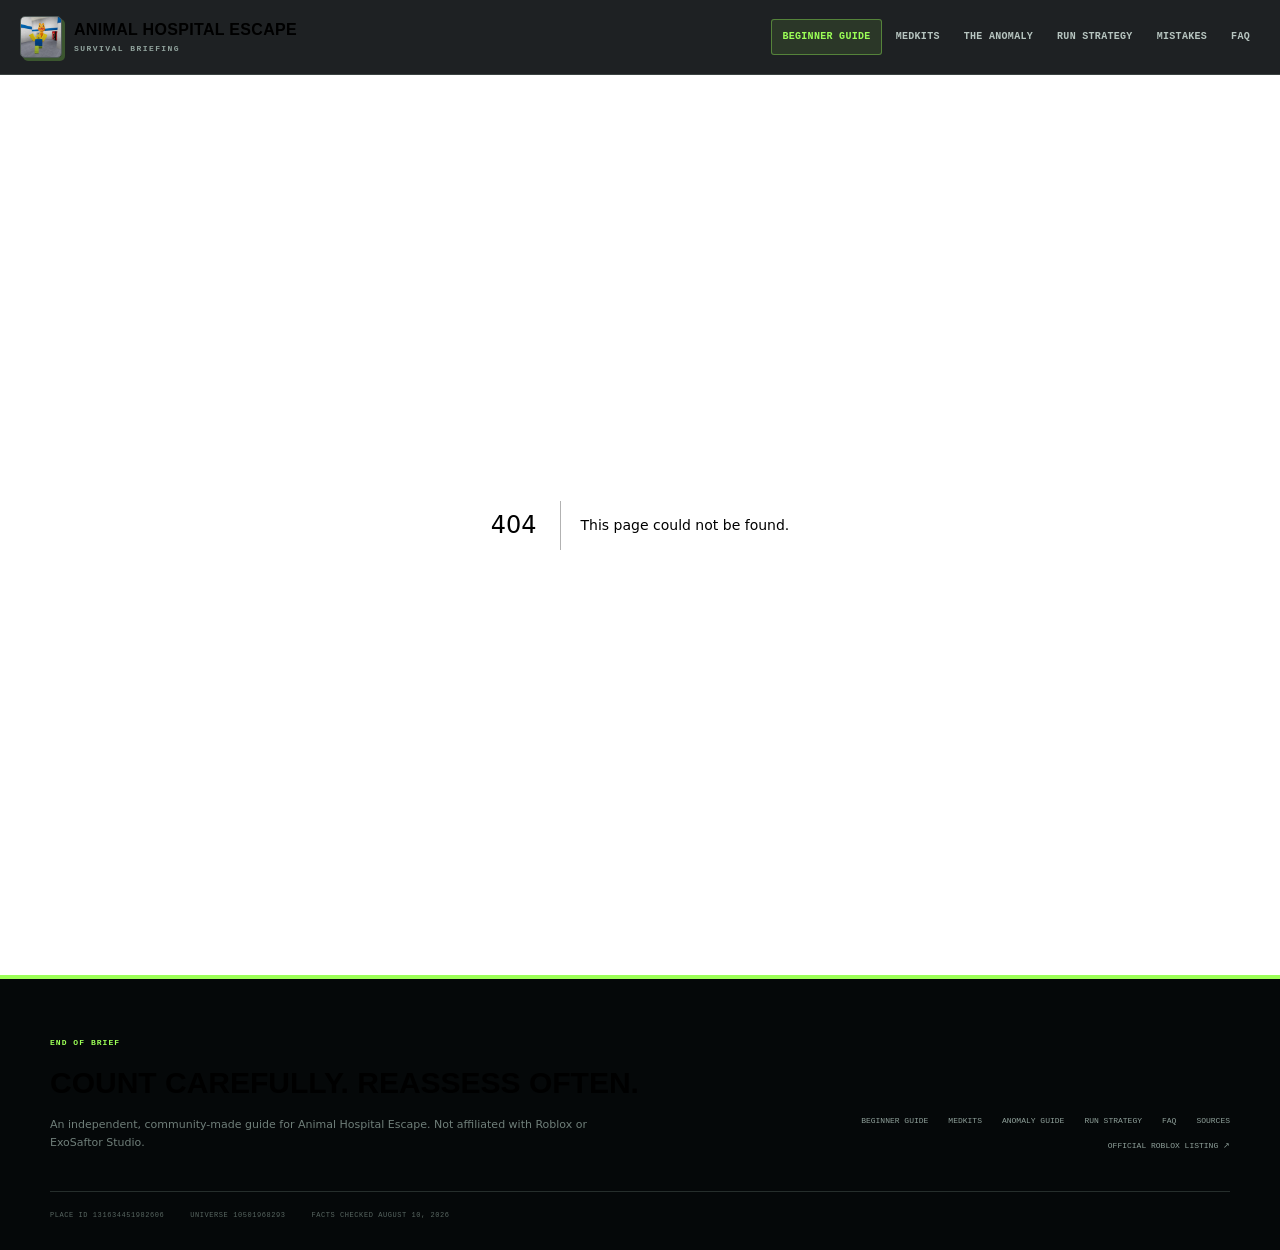
<file: 404/index.html>
<!DOCTYPE html><html lang="en"><head><meta charSet="utf-8"/><meta name="viewport" content="width=device-width, initial-scale=1"/><link rel="preload" href="/icon.png" as="image"/><link rel="stylesheet" href="/_next/static/chunks/0z8bajowdw31k.css" data-precedence="next"/><link rel="preload" as="script" fetchPriority="low" href="/_next/static/chunks/0jtaw7rr1ugwe.js"/><script src="/_next/static/chunks/08icvac4j189f.js" async=""></script><script src="/_next/static/chunks/05qy0547-363-.js" async=""></script><script src="/_next/static/chunks/03ag4kdei-2c-.js" async=""></script><script src="/_next/static/chunks/turbopack-14~8eeexl72pc.js" async=""></script><script src="/_next/static/chunks/0_s10em0x~t3~.js" async=""></script><script src="/_next/static/chunks/04p6i4.8tu~zs.js" async=""></script><title>404: This page could not be found.</title><meta name="robots" content="noindex"/><meta name="theme-color" content="#0a1113"/><meta name="color-scheme" content="dark"/><title>Animal Hospital Escape Beginner Guide &amp; Wiki</title><meta name="description" content="A fact-checked Animal Hospital Escape beginner guide for finding 10 Medkits, understanding the escalating Anomaly, and planning a complete run."/><meta name="application-name" content="Animal Hospital Escape Wiki"/><link rel="author" href="https://animal-hospital-escape.wiki"/><meta name="author" content="Animal Hospital Escape Wiki"/><link rel="manifest" href="/manifest.webmanifest"/><meta name="creator" content="Animal Hospital Escape Wiki"/><meta name="publisher" content="Animal Hospital Escape Wiki"/><meta name="category" content="games"/><meta property="og:title" content="Animal Hospital Escape Beginner Guide &amp; Wiki"/><meta property="og:description" content="A fact-checked Animal Hospital Escape beginner guide for finding 10 Medkits, understanding the escalating Anomaly, and planning a complete run."/><meta property="og:url" content="https://animal-hospital-escape.wiki/"/><meta property="og:site_name" content="Animal Hospital Escape Wiki"/><meta property="og:image" content="https://animal-hospital-escape.wiki/og.png"/><meta property="og:image:width" content="1200"/><meta property="og:image:height" content="627"/><meta property="og:image:alt" content="Animal Hospital Escape beginner guide: 10 Medkits, one escalating threat"/><meta property="og:type" content="website"/><meta name="twitter:card" content="summary_large_image"/><meta name="twitter:title" content="Animal Hospital Escape Beginner Guide &amp; Wiki"/><meta name="twitter:description" content="A fact-checked Animal Hospital Escape beginner guide for finding 10 Medkits, understanding the escalating Anomaly, and planning a complete run."/><meta name="twitter:image" content="https://animal-hospital-escape.wiki/og.png"/><link rel="icon" href="/icon.png" type="image/png"/><link rel="apple-touch-icon" href="/icon.png" type="image/png"/><script src="/_next/static/chunks/03~yq9q893hmn.js" noModule=""></script></head><body><div hidden=""><!--$--><!--/$--></div><div class="site-shell"><a class="skip-link" href="#main-content">Skip to main content</a><header class="site-header"><div class="header-inner"><a class="brand" aria-label="Animal Hospital Escape Wiki home" href="/"><img class="brand-icon" src="/icon.png" alt="" width="42" height="42"/><span><strong>Animal Hospital Escape</strong><small>Survival briefing</small></span></a><nav class="main-nav" aria-label="Main navigation"><a href="/beginner-guide/">Beginner guide</a><a href="/medkits/">Medkits</a><a href="/anomaly-guide/">The Anomaly</a><a href="/run-strategy/">Run strategy</a><a href="/common-mistakes/">Mistakes</a><a href="/faq/">FAQ</a></nav></div></header><main id="main-content"><div style="font-family:system-ui,&quot;Segoe UI&quot;,Roboto,Helvetica,Arial,sans-serif,&quot;Apple Color Emoji&quot;,&quot;Segoe UI Emoji&quot;;height:100vh;text-align:center;display:flex;flex-direction:column;align-items:center;justify-content:center"><div><style>body{color:#000;background:#fff;margin:0}.next-error-h1{border-right:1px solid rgba(0,0,0,.3)}@media (prefers-color-scheme:dark){body{color:#fff;background:#000}.next-error-h1{border-right:1px solid rgba(255,255,255,.3)}}</style><h1 class="next-error-h1" style="display:inline-block;margin:0 20px 0 0;padding:0 23px 0 0;font-size:24px;font-weight:500;vertical-align:top;line-height:49px">404</h1><div style="display:inline-block"><h2 style="font-size:14px;font-weight:400;line-height:49px;margin:0">This page could not be found.</h2></div></div></div><!--$--><!--/$--></main><footer class="site-footer"><div class="footer-grid"><div><p class="footer-kicker">END OF BRIEF</p><p class="footer-title">Count carefully. Reassess often.</p><p>An independent, community-made guide for Animal Hospital Escape. Not affiliated with Roblox or <!-- -->ExoSaftor Studio<!-- -->.</p></div><nav aria-label="Footer navigation"><a href="/beginner-guide/">Beginner guide</a><a href="/medkits/">Medkits</a><a href="/anomaly-guide/">Anomaly guide</a><a href="/run-strategy/">Run strategy</a><a href="/faq/">FAQ</a><a href="/sources/">Sources</a><a href="https://www.roblox.com/games/131634451982606/Animal-Hospital-Escape" rel="noreferrer">Official Roblox listing ↗</a></nav></div><div class="footer-identity"><span>Place ID <!-- -->131634451982606</span><span>Universe <!-- -->10501968293</span><span>Facts checked <!-- -->August 10, 2026</span></div></footer></div><script src="/_next/static/chunks/0jtaw7rr1ugwe.js" id="_R_" async=""></script><script>(self.__next_f=self.__next_f||[]).push([0])</script><script>self.__next_f.push([1,"1:\"$Sreact.fragment\"\n2:I[54030,[\"/_next/static/chunks/0_s10em0x~t3~.js\",\"/_next/static/chunks/04p6i4.8tu~zs.js\"],\"\"]\n3:I[70748,[\"/_next/static/chunks/0_s10em0x~t3~.js\",\"/_next/static/chunks/04p6i4.8tu~zs.js\"],\"default\"]\n4:I[19897,[\"/_next/static/chunks/0_s10em0x~t3~.js\",\"/_next/static/chunks/04p6i4.8tu~zs.js\"],\"default\"]\n9:I[76186,[\"/_next/static/chunks/0_s10em0x~t3~.js\",\"/_next/static/chunks/04p6i4.8tu~zs.js\"],\"default\",1]\n:HL[\"/_next/static/chunks/0z8bajowdw31k.css\",\"style\"]\n:HL[\"/icon.png\",\"image\"]\n"])</script><script>self.__next_f.push([1,"0:{\"P\":null,\"c\":[\"\",\"_not-found\",\"\"],\"q\":\"\",\"i\":false,\"f\":[[[\"\",{\"children\":[\"/_not-found\",{\"children\":[\"__PAGE__\",{}]}]},\"$undefined\",\"$undefined\",16],[[\"$\",\"$1\",\"c\",{\"children\":[[[\"$\",\"link\",\"0\",{\"rel\":\"stylesheet\",\"href\":\"/_next/static/chunks/0z8bajowdw31k.css\",\"precedence\":\"next\",\"crossOrigin\":\"$undefined\",\"nonce\":\"$undefined\"}],[\"$\",\"script\",\"script-0\",{\"src\":\"/_next/static/chunks/0_s10em0x~t3~.js\",\"async\":true,\"nonce\":\"$undefined\"}],[\"$\",\"script\",\"script-1\",{\"src\":\"/_next/static/chunks/04p6i4.8tu~zs.js\",\"async\":true,\"nonce\":\"$undefined\"}]],[\"$\",\"html\",null,{\"lang\":\"en\",\"children\":[\"$\",\"body\",null,{\"children\":[\"$\",\"div\",null,{\"className\":\"site-shell\",\"children\":[[\"$\",\"a\",null,{\"className\":\"skip-link\",\"href\":\"#main-content\",\"children\":\"Skip to main content\"}],[\"$\",\"header\",null,{\"className\":\"site-header\",\"children\":[\"$\",\"div\",null,{\"className\":\"header-inner\",\"children\":[[\"$\",\"$L2\",null,{\"className\":\"brand\",\"href\":\"/\",\"aria-label\":\"Animal Hospital Escape Wiki home\",\"children\":[[\"$\",\"img\",null,{\"className\":\"brand-icon\",\"src\":\"/icon.png\",\"alt\":\"\",\"width\":42,\"height\":42}],[\"$\",\"span\",null,{\"children\":[[\"$\",\"strong\",null,{\"children\":\"Animal Hospital Escape\"}],[\"$\",\"small\",null,{\"children\":\"Survival briefing\"}]]}]]}],[\"$\",\"nav\",null,{\"className\":\"main-nav\",\"aria-label\":\"Main navigation\",\"children\":[[\"$\",\"$L2\",\"/beginner-guide\",{\"href\":\"/beginner-guide\",\"children\":\"Beginner guide\"}],[\"$\",\"$L2\",\"/medkits\",{\"href\":\"/medkits\",\"children\":\"Medkits\"}],[\"$\",\"$L2\",\"/anomaly-guide\",{\"href\":\"/anomaly-guide\",\"children\":\"The Anomaly\"}],[\"$\",\"$L2\",\"/run-strategy\",{\"href\":\"/run-strategy\",\"children\":\"Run strategy\"}],[\"$\",\"$L2\",\"/common-mistakes\",{\"href\":\"/common-mistakes\",\"children\":\"Mistakes\"}],[\"$\",\"$L2\",\"/faq\",{\"href\":\"/faq\",\"children\":\"FAQ\"}]]}]]}]}],[\"$\",\"main\",null,{\"id\":\"main-content\",\"children\":[\"$\",\"$L3\",null,{\"parallelRouterKey\":\"children\",\"error\":\"$undefined\",\"errorStyles\":\"$undefined\",\"errorScripts\":\"$undefined\",\"template\":[\"$\",\"$L4\",null,{}],\"templateStyles\":\"$undefined\",\"templateScripts\":\"$undefined\",\"notFound\":[[[\"$\",\"title\",null,{\"children\":\"404: This page could not be found.\"}],[\"$\",\"div\",null,{\"style\":{\"fontFamily\":\"system-ui,\\\"Segoe UI\\\",Roboto,Helvetica,Arial,sans-serif,\\\"Apple Color Emoji\\\",\\\"Segoe UI Emoji\\\"\",\"height\":\"100vh\",\"textAlign\":\"center\",\"display\":\"flex\",\"flexDirection\":\"column\",\"alignItems\":\"center\",\"justifyContent\":\"center\"},\"children\":[\"$\",\"div\",null,{\"children\":[[\"$\",\"style\",null,{\"dangerouslySetInnerHTML\":{\"__html\":\"body{color:#000;background:#fff;margin:0}.next-error-h1{border-right:1px solid rgba(0,0,0,.3)}@media (prefers-color-scheme:dark){body{color:#fff;background:#000}.next-error-h1{border-right:1px solid rgba(255,255,255,.3)}}\"}}],[\"$\",\"h1\",null,{\"className\":\"next-error-h1\",\"style\":{\"display\":\"inline-block\",\"margin\":\"0 20px 0 0\",\"padding\":\"0 23px 0 0\",\"fontSize\":24,\"fontWeight\":500,\"verticalAlign\":\"top\",\"lineHeight\":\"49px\"},\"children\":404}],[\"$\",\"div\",null,{\"style\":{\"display\":\"inline-block\"},\"children\":[\"$\",\"h2\",null,{\"style\":{\"fontSize\":14,\"fontWeight\":400,\"lineHeight\":\"49px\",\"margin\":0},\"children\":\"This page could not be found.\"}]}]]}]}]],[]],\"forbidden\":\"$undefined\",\"unauthorized\":\"$undefined\"}]}],[\"$\",\"footer\",null,{\"className\":\"site-footer\",\"children\":[[\"$\",\"div\",null,{\"className\":\"footer-grid\",\"children\":[[\"$\",\"div\",null,{\"children\":[[\"$\",\"p\",null,{\"className\":\"footer-kicker\",\"children\":\"END OF BRIEF\"}],[\"$\",\"p\",null,{\"className\":\"footer-title\",\"children\":\"Count carefully. Reassess often.\"}],[\"$\",\"p\",null,{\"children\":[\"An independent, community-made guide for Animal Hospital Escape. Not affiliated with Roblox or \",\"ExoSaftor Studio\",\".\"]}]]}],[\"$\",\"nav\",null,{\"aria-label\":\"Footer navigation\",\"children\":[[\"$\",\"$L2\",null,{\"href\":\"/beginner-guide\",\"children\":\"Beginner guide\"}],[\"$\",\"$L2\",null,{\"href\":\"/medkits\",\"children\":\"Medkits\"}],[\"$\",\"$L2\",null,{\"href\":\"/anomaly-guide\",\"children\":\"Anomaly guide\"}],[\"$\",\"$L2\",null,{\"href\":\"/run-strategy\",\"children\":\"Run strategy\"}],[\"$\",\"$L2\",null,{\"href\":\"/faq\",\"children\":\"FAQ\"}],[\"$\",\"$L2\",null,{\"href\":\"/sources\",\"children\":\"Sources\"}],[\"$\",\"a\",null,{\"href\":\"https://www.roblox.com/games/131634451982606/Animal-Hospital-Escape\",\"rel\":\"noreferrer\",\"children\":\"Official Roblox listing ↗\"}]]}]]}],[\"$\",\"div\",null,{\"className\":\"footer-identity\",\"children\":[[\"$\",\"span\",null,{\"children\":[\"Place ID \",\"131634451982606\"]}],[\"$\",\"span\",null,{\"children\":[\"Universe \",\"10501968293\"]}],[\"$\",\"span\",null,{\"children\":[\"Facts checked \",\"August 10, 2026\"]}]]}]]}]]}]}]}]]}],{\"children\":[[\"$\",\"$1\",\"c\",{\"children\":[null,[\"$\",\"$L3\",null,{\"parallelRouterKey\":\"children\",\"error\":\"$undefined\",\"errorStyles\":\"$undefined\",\"errorScripts\":\"$undefined\",\"template\":[\"$\",\"$L4\",null,{}],\"templateStyles\":\"$undefined\",\"templateScripts\":\"$undefined\",\"notFound\":\"$undefined\",\"forbidden\":\"$undefined\",\"unauthorized\":\"$undefined\"}]]}],{\"children\":[[\"$\",\"$1\",\"c\",{\"children\":[[[\"$\",\"title\",null,{\"children\":\"404: This page could not be found.\"}],[\"$\",\"div\",null,{\"style\":\"$0:f:0:1:0:props:children:1:props:children:props:children:props:children:2:props:children:props:notFound:0:1:props:style\",\"children\":\"$L5\"}]],null,\"$L6\"]}],{},null,false,null]},null,false,\"$@7\"]},null,false,null],\"$L8\",false]],\"m\":\"$undefined\",\"G\":[\"$9\",[\"$La\"]],\"S\":true,\"h\":null,\"s\":\"$undefined\",\"l\":\"$undefined\",\"p\":\"$undefined\",\"d\":\"$undefined\",\"b\":\"_3tF1WsGMRAiJcGE-7hFd\"}\n"])</script><script>self.__next_f.push([1,"b:I[21703,[\"/_next/static/chunks/0_s10em0x~t3~.js\",\"/_next/static/chunks/04p6i4.8tu~zs.js\"],\"OutletBoundary\"]\nc:\"$Sreact.suspense\"\nf:I[21703,[\"/_next/static/chunks/0_s10em0x~t3~.js\",\"/_next/static/chunks/04p6i4.8tu~zs.js\"],\"ViewportBoundary\"]\n11:I[21703,[\"/_next/static/chunks/0_s10em0x~t3~.js\",\"/_next/static/chunks/04p6i4.8tu~zs.js\"],\"MetadataBoundary\"]\n5:[\"$\",\"div\",null,{\"children\":[[\"$\",\"style\",null,{\"dangerouslySetInnerHTML\":{\"__html\":\"body{color:#000;background:#fff;margin:0}.next-error-h1{border-right:1px solid rgba(0,0,0,.3)}@media (prefers-color-scheme:dark){body{color:#fff;background:#000}.next-error-h1{border-right:1px solid rgba(255,255,255,.3)}}\"}}],[\"$\",\"h1\",null,{\"className\":\"next-error-h1\",\"style\":\"$0:f:0:1:0:props:children:1:props:children:props:children:props:children:2:props:children:props:notFound:0:1:props:children:props:children:1:props:style\",\"children\":404}],[\"$\",\"div\",null,{\"style\":\"$0:f:0:1:0:props:children:1:props:children:props:children:props:children:2:props:children:props:notFound:0:1:props:children:props:children:2:props:style\",\"children\":[\"$\",\"h2\",null,{\"style\":\"$0:f:0:1:0:props:children:1:props:children:props:children:props:children:2:props:children:props:notFound:0:1:props:children:props:children:2:props:children:props:style\",\"children\":\"This page could not be found.\"}]}]]}]\n6:[\"$\",\"$Lb\",null,{\"children\":[\"$\",\"$c\",null,{\"name\":\"Next.MetadataOutlet\",\"children\":\"$@d\"}]}]\ne:[]\n7:\"$We\"\n8:[\"$\",\"$1\",\"h\",{\"children\":[[\"$\",\"meta\",null,{\"name\":\"robots\",\"content\":\"noindex\"}],[\"$\",\"$Lf\",null,{\"children\":\"$L10\"}],[\"$\",\"div\",null,{\"hidden\":true,\"children\":[\"$\",\"$L11\",null,{\"children\":[\"$\",\"$c\",null,{\"name\":\"Next.Metadata\",\"children\":\"$L12\"}]}]}],null]}]\na:[\"$\",\"link\",\"0\",{\"rel\":\"stylesheet\",\"href\":\"/_next/static/chunks/0z8bajowdw31k.css\",\"precedence\":\"next\",\"crossOrigin\":\"$undefined\",\"nonce\":\"$undefined\"}]\n"])</script><script>self.__next_f.push([1,"10:[[\"$\",\"meta\",\"0\",{\"charSet\":\"utf-8\"}],[\"$\",\"meta\",\"1\",{\"name\":\"viewport\",\"content\":\"width=device-width, initial-scale=1\"}],[\"$\",\"meta\",\"2\",{\"name\":\"theme-color\",\"content\":\"#0a1113\"}],[\"$\",\"meta\",\"3\",{\"name\":\"color-scheme\",\"content\":\"dark\"}]]\n"])</script><script>self.__next_f.push([1,"13:I[41410,[\"/_next/static/chunks/0_s10em0x~t3~.js\",\"/_next/static/chunks/04p6i4.8tu~zs.js\"],\"IconMark\"]\nd:null\n"])</script><script>self.__next_f.push([1,"12:[[\"$\",\"title\",\"0\",{\"children\":\"Animal Hospital Escape Beginner Guide \u0026 Wiki\"}],[\"$\",\"meta\",\"1\",{\"name\":\"description\",\"content\":\"A fact-checked Animal Hospital Escape beginner guide for finding 10 Medkits, understanding the escalating Anomaly, and planning a complete run.\"}],[\"$\",\"meta\",\"2\",{\"name\":\"application-name\",\"content\":\"Animal Hospital Escape Wiki\"}],[\"$\",\"link\",\"3\",{\"rel\":\"author\",\"href\":\"https://animal-hospital-escape.wiki\"}],[\"$\",\"meta\",\"4\",{\"name\":\"author\",\"content\":\"Animal Hospital Escape Wiki\"}],[\"$\",\"link\",\"5\",{\"rel\":\"manifest\",\"href\":\"/manifest.webmanifest\",\"crossOrigin\":\"$undefined\"}],[\"$\",\"meta\",\"6\",{\"name\":\"creator\",\"content\":\"Animal Hospital Escape Wiki\"}],[\"$\",\"meta\",\"7\",{\"name\":\"publisher\",\"content\":\"Animal Hospital Escape Wiki\"}],[\"$\",\"meta\",\"8\",{\"name\":\"category\",\"content\":\"games\"}],[\"$\",\"meta\",\"9\",{\"property\":\"og:title\",\"content\":\"Animal Hospital Escape Beginner Guide \u0026 Wiki\"}],[\"$\",\"meta\",\"10\",{\"property\":\"og:description\",\"content\":\"A fact-checked Animal Hospital Escape beginner guide for finding 10 Medkits, understanding the escalating Anomaly, and planning a complete run.\"}],[\"$\",\"meta\",\"11\",{\"property\":\"og:url\",\"content\":\"https://animal-hospital-escape.wiki/\"}],[\"$\",\"meta\",\"12\",{\"property\":\"og:site_name\",\"content\":\"Animal Hospital Escape Wiki\"}],[\"$\",\"meta\",\"13\",{\"property\":\"og:image\",\"content\":\"https://animal-hospital-escape.wiki/og.png\"}],[\"$\",\"meta\",\"14\",{\"property\":\"og:image:width\",\"content\":\"1200\"}],[\"$\",\"meta\",\"15\",{\"property\":\"og:image:height\",\"content\":\"627\"}],[\"$\",\"meta\",\"16\",{\"property\":\"og:image:alt\",\"content\":\"Animal Hospital Escape beginner guide: 10 Medkits, one escalating threat\"}],[\"$\",\"meta\",\"17\",{\"property\":\"og:type\",\"content\":\"website\"}],[\"$\",\"meta\",\"18\",{\"name\":\"twitter:card\",\"content\":\"summary_large_image\"}],[\"$\",\"meta\",\"19\",{\"name\":\"twitter:title\",\"content\":\"Animal Hospital Escape Beginner Guide \u0026 Wiki\"}],[\"$\",\"meta\",\"20\",{\"name\":\"twitter:description\",\"content\":\"A fact-checked Animal Hospital Escape beginner guide for finding 10 Medkits, understanding the escalating Anomaly, and planning a complete run.\"}],[\"$\",\"meta\",\"21\",{\"name\":\"twitter:image\",\"content\":\"https://animal-hospital-escape.wiki/og.png\"}],[\"$\",\"link\",\"22\",{\"rel\":\"icon\",\"href\":\"/icon.png\",\"type\":\"image/png\"}],[\"$\",\"link\",\"23\",{\"rel\":\"apple-touch-icon\",\"href\":\"/icon.png\",\"type\":\"image/png\"}],[\"$\",\"$L13\",\"24\",{}]]\n"])</script></body></html>
</file>
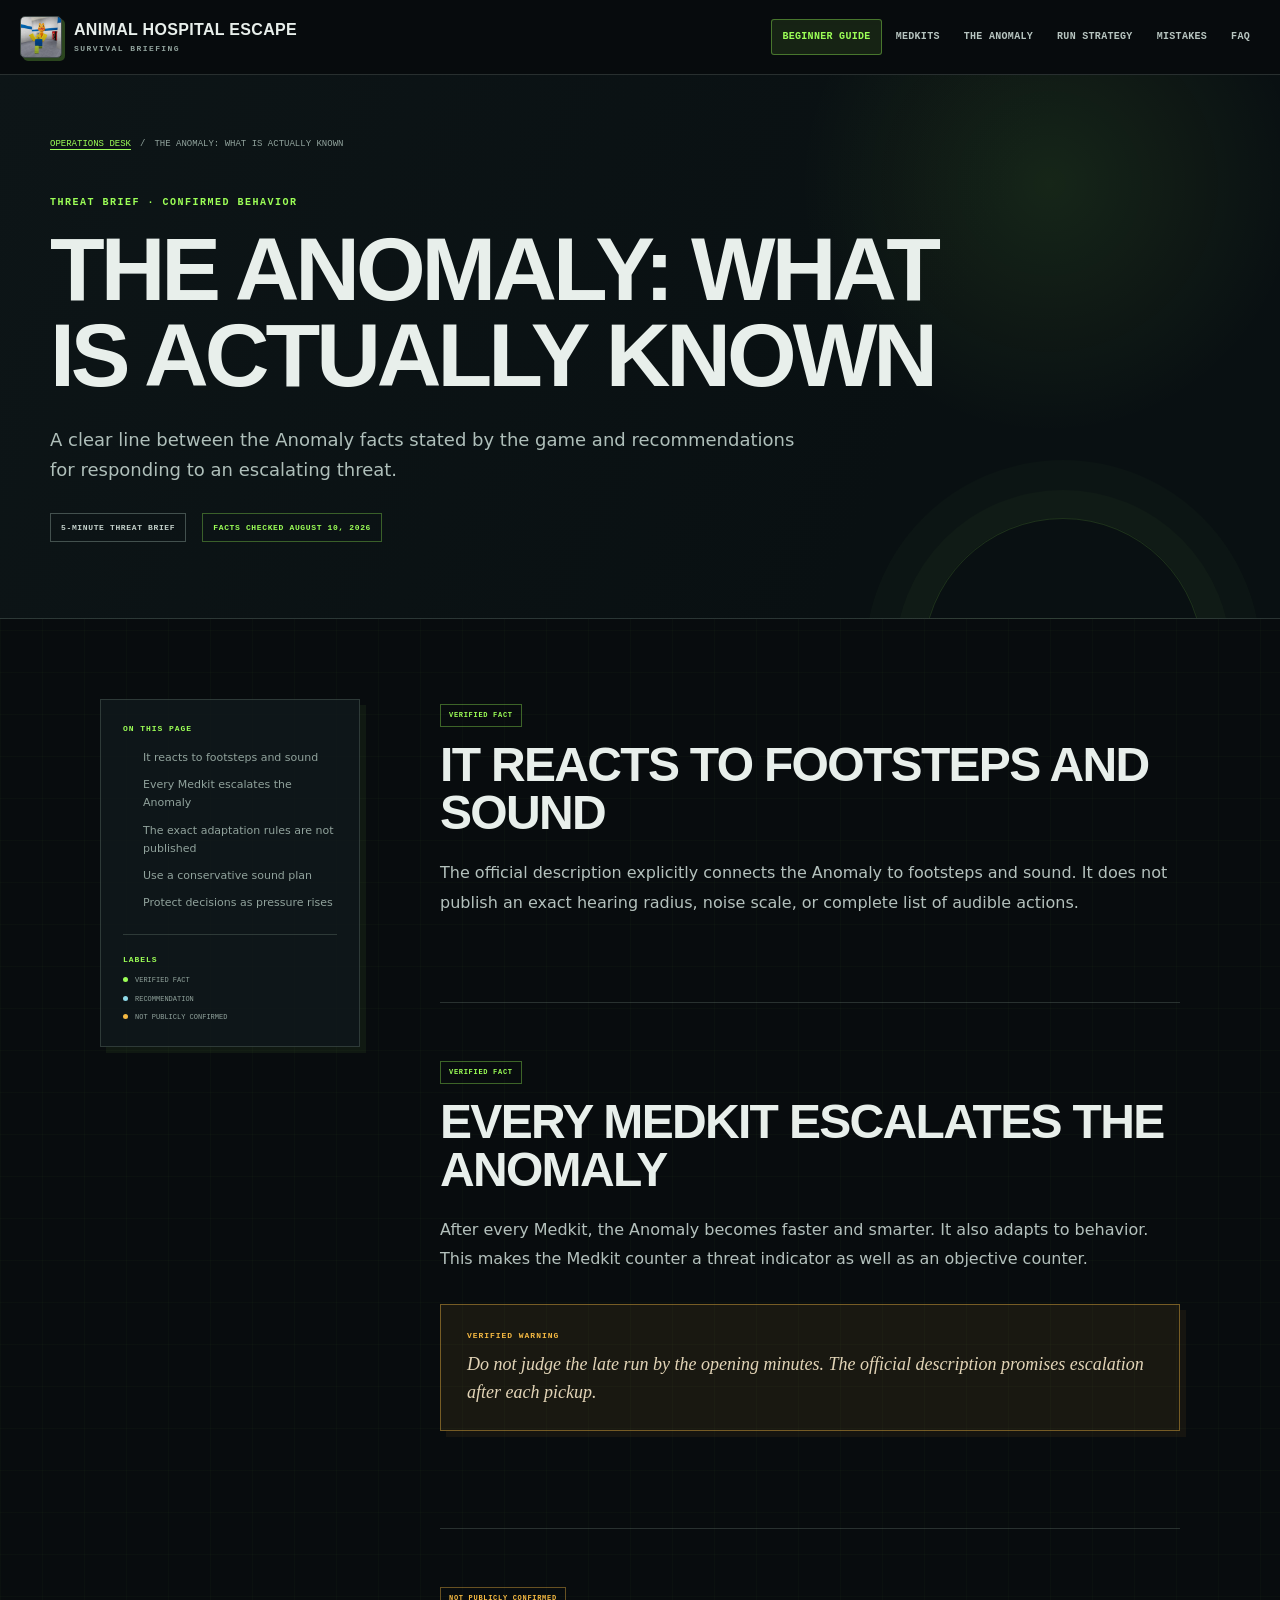
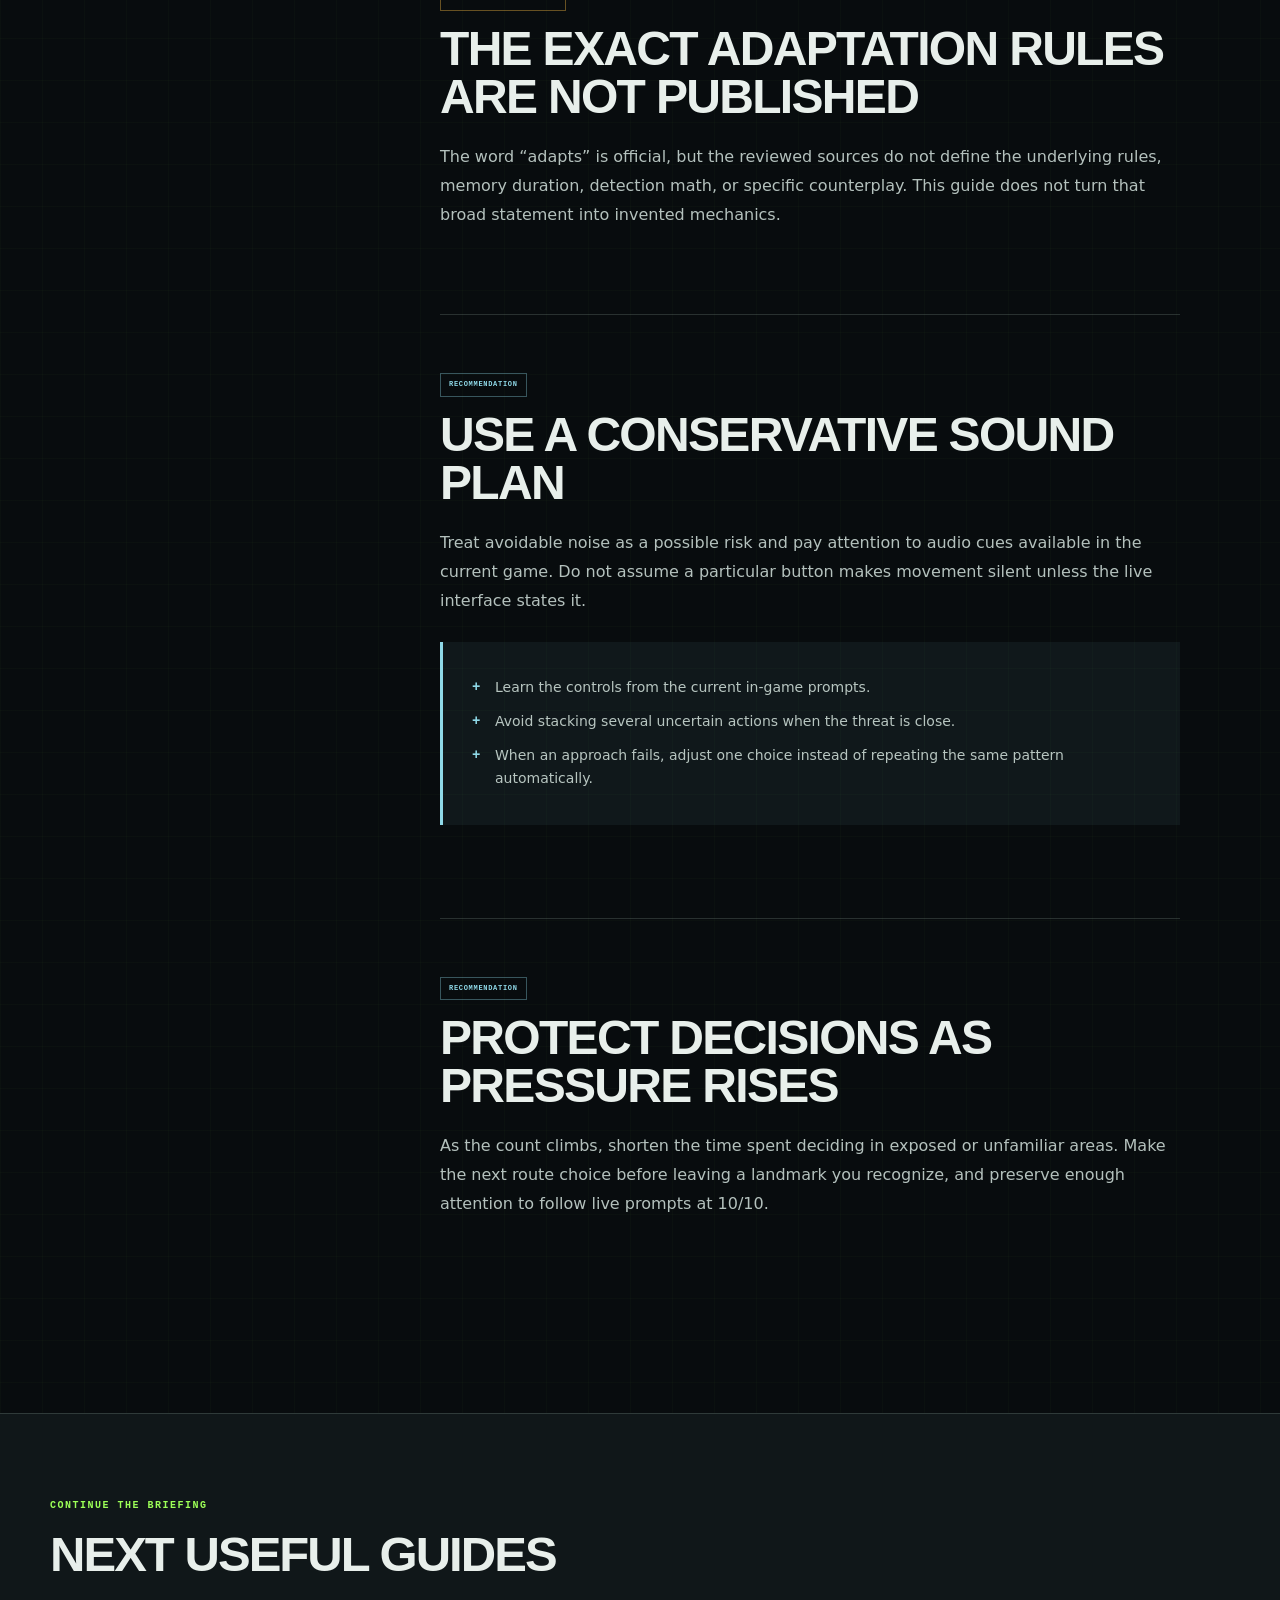
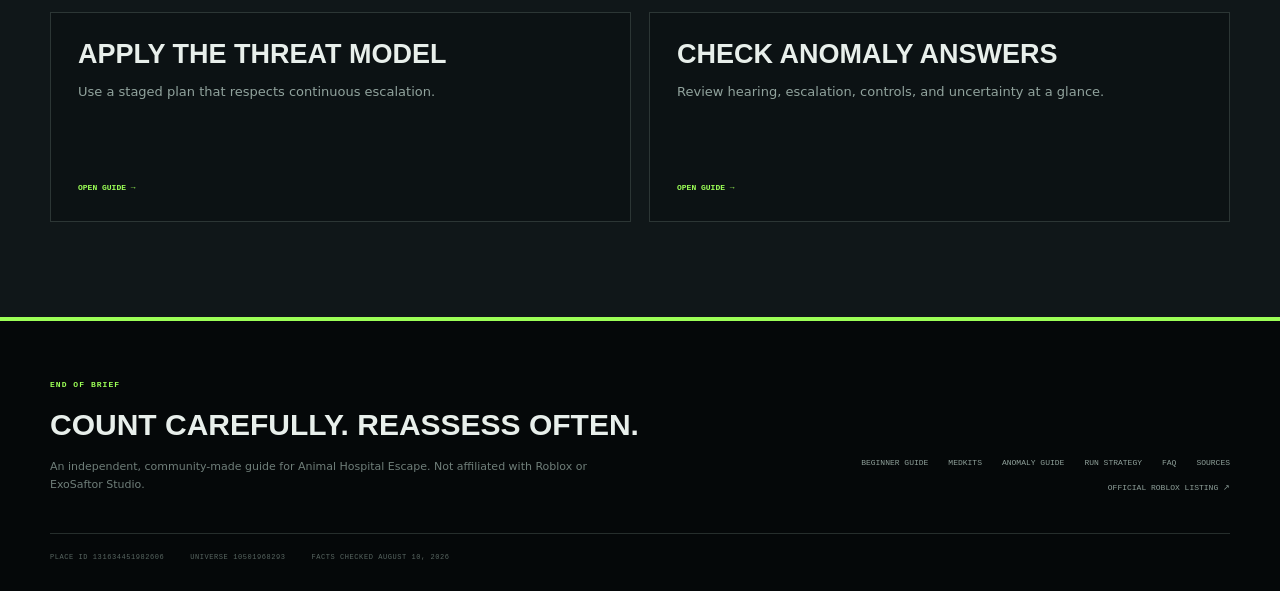
<file: anomaly-guide/index.html>
<!DOCTYPE html><html lang="en"><head><meta charSet="utf-8"/><meta name="viewport" content="width=device-width, initial-scale=1"/><link rel="preload" href="/icon.png" as="image"/><link rel="stylesheet" href="/_next/static/chunks/0z8bajowdw31k.css" data-precedence="next"/><link rel="preload" as="script" fetchPriority="low" href="/_next/static/chunks/0jtaw7rr1ugwe.js"/><script src="/_next/static/chunks/08icvac4j189f.js" async=""></script><script src="/_next/static/chunks/05qy0547-363-.js" async=""></script><script src="/_next/static/chunks/03ag4kdei-2c-.js" async=""></script><script src="/_next/static/chunks/turbopack-14~8eeexl72pc.js" async=""></script><script src="/_next/static/chunks/0_s10em0x~t3~.js" async=""></script><script src="/_next/static/chunks/04p6i4.8tu~zs.js" async=""></script><meta name="theme-color" content="#0a1113"/><meta name="color-scheme" content="dark"/><title>Animal Hospital Escape Anomaly Guide | Animal Hospital Escape Wiki</title><meta name="description" content="A clear line between the Anomaly facts stated by the game and recommendations for responding to an escalating threat."/><meta name="application-name" content="Animal Hospital Escape Wiki"/><link rel="author" href="https://animal-hospital-escape.wiki"/><meta name="author" content="Animal Hospital Escape Wiki"/><link rel="manifest" href="/manifest.webmanifest"/><meta name="creator" content="Animal Hospital Escape Wiki"/><meta name="publisher" content="Animal Hospital Escape Wiki"/><meta name="category" content="games"/><link rel="canonical" href="https://animal-hospital-escape.wiki/anomaly-guide/"/><meta property="og:title" content="Animal Hospital Escape Anomaly Guide"/><meta property="og:description" content="A clear line between the Anomaly facts stated by the game and recommendations for responding to an escalating threat."/><meta property="og:url" content="https://animal-hospital-escape.wiki/anomaly-guide/"/><meta property="og:site_name" content="Animal Hospital Escape Wiki"/><meta property="og:image" content="https://animal-hospital-escape.wiki/og.png"/><meta property="og:image:width" content="1200"/><meta property="og:image:height" content="627"/><meta property="og:image:alt" content="Animal Hospital Escape beginner guide: 10 Medkits, one escalating threat"/><meta property="og:type" content="article"/><meta name="twitter:card" content="summary_large_image"/><meta name="twitter:title" content="Animal Hospital Escape Anomaly Guide"/><meta name="twitter:description" content="A clear line between the Anomaly facts stated by the game and recommendations for responding to an escalating threat."/><meta name="twitter:image" content="https://animal-hospital-escape.wiki/og.png"/><link rel="icon" href="/icon.png" type="image/png"/><link rel="apple-touch-icon" href="/icon.png" type="image/png"/><script src="/_next/static/chunks/03~yq9q893hmn.js" noModule=""></script></head><body><div hidden=""><!--$--><!--/$--></div><div class="site-shell"><a class="skip-link" href="#main-content">Skip to main content</a><header class="site-header"><div class="header-inner"><a class="brand" aria-label="Animal Hospital Escape Wiki home" href="/"><img class="brand-icon" src="/icon.png" alt="" width="42" height="42"/><span><strong>Animal Hospital Escape</strong><small>Survival briefing</small></span></a><nav class="main-nav" aria-label="Main navigation"><a href="/beginner-guide/">Beginner guide</a><a href="/medkits/">Medkits</a><a href="/anomaly-guide/">The Anomaly</a><a href="/run-strategy/">Run strategy</a><a href="/common-mistakes/">Mistakes</a><a href="/faq/">FAQ</a></nav></div></header><main id="main-content"><script type="application/ld+json">{"@context":"https://schema.org","@type":"Article","headline":"The Anomaly: what is actually known","description":"A clear line between the Anomaly facts stated by the game and recommendations for responding to an escalating threat.","url":"https://animal-hospital-escape.wiki/anomaly-guide/","isPartOf":{"@type":"WebSite","name":"Animal Hospital Escape Wiki","url":"https://animal-hospital-escape.wiki"},"author":{"@type":"Organization","name":"Animal Hospital Escape Wiki"},"about":{"@type":"VideoGame","name":"Animal Hospital Escape","url":"https://www.roblox.com/games/131634451982606/Animal-Hospital-Escape"}}</script><script type="application/ld+json">{"@context":"https://schema.org","@type":"BreadcrumbList","itemListElement":[{"@type":"ListItem","position":1,"name":"Animal Hospital Escape Wiki","item":"https://animal-hospital-escape.wiki"},{"@type":"ListItem","position":2,"name":"The Anomaly: what is actually known","item":"https://animal-hospital-escape.wiki/anomaly-guide/"}]}</script><section class="guide-hero"><div class="wide-container"><nav class="breadcrumbs" aria-label="Breadcrumb"><a href="/">Operations desk</a><span aria-hidden="true">/</span><span>The Anomaly: what is actually known</span></nav><p class="eyebrow">Threat brief · Confirmed behavior</p><h1>The Anomaly: what is actually known</h1><p class="guide-deck">A clear line between the Anomaly facts stated by the game and recommendations for responding to an escalating threat.</p><div class="guide-meta"><span class="reading-time">5-minute threat brief</span><span class="verified-date">Facts checked <!-- -->August 10, 2026</span></div></div></section><div class="guide-layout wide-container"><aside class="contents-card" aria-label="On this page"><p>On this page</p><ol><li><a href="#hearing">It reacts to footsteps and sound</a></li><li><a href="#escalation">Every Medkit escalates the Anomaly</a></li><li><a href="#adaptation-limit">The exact adaptation rules are not published</a></li><li><a href="#sound-plan">Use a conservative sound plan</a></li><li><a href="#late-run">Protect decisions as pressure rises</a></li></ol><div class="label-key"><span>Labels</span><small>Verified fact</small><small>Recommendation</small><small>Not publicly confirmed</small></div></aside><article class="guide-article"><section id="hearing"><span class="status-badge status-verified-fact">Verified fact</span><h2>It reacts to footsteps and sound</h2><p>The official description explicitly connects the Anomaly to footsteps and sound. It does not publish an exact hearing radius, noise scale, or complete list of audible actions.</p></section><section id="escalation"><span class="status-badge status-verified-fact">Verified fact</span><h2>Every Medkit escalates the Anomaly</h2><p>After every Medkit, the Anomaly becomes faster and smarter. It also adapts to behavior. This makes the Medkit counter a threat indicator as well as an objective counter.</p><div class="field-note"><strong>Verified warning</strong><p>Do not judge the late run by the opening minutes. The official description promises escalation after each pickup.</p></div></section><section id="adaptation-limit"><span class="status-badge status-not-publicly-confirmed">Not publicly confirmed</span><h2>The exact adaptation rules are not published</h2><p>The word “adapts” is official, but the reviewed sources do not define the underlying rules, memory duration, detection math, or specific counterplay. This guide does not turn that broad statement into invented mechanics.</p></section><section id="sound-plan"><span class="status-badge status-recommendation">Recommendation</span><h2>Use a conservative sound plan</h2><p>Treat avoidable noise as a possible risk and pay attention to audio cues available in the current game. Do not assume a particular button makes movement silent unless the live interface states it.</p><ul class="field-list"><li>Learn the controls from the current in-game prompts.</li><li>Avoid stacking several uncertain actions when the threat is close.</li><li>When an approach fails, adjust one choice instead of repeating the same pattern automatically.</li></ul></section><section id="late-run"><span class="status-badge status-recommendation">Recommendation</span><h2>Protect decisions as pressure rises</h2><p>As the count climbs, shorten the time spent deciding in exposed or unfamiliar areas. Make the next route choice before leaving a landmark you recognize, and preserve enough attention to follow live prompts at 10/10.</p></section></article></div><section class="keep-reading"><div class="wide-container"><p class="eyebrow">Continue the briefing</p><h2>Next useful guides</h2><div class="related-grid"><a class="related-card" href="/run-strategy/"><strong>Apply the threat model</strong><span>Use a staged plan that respects continuous escalation.</span><em>Open guide →</em></a><a class="related-card" href="/faq/#anomaly"><strong>Check Anomaly answers</strong><span>Review hearing, escalation, controls, and uncertainty at a glance.</span><em>Open guide →</em></a></div></div></section><!--$--><!--/$--></main><footer class="site-footer"><div class="footer-grid"><div><p class="footer-kicker">END OF BRIEF</p><p class="footer-title">Count carefully. Reassess often.</p><p>An independent, community-made guide for Animal Hospital Escape. Not affiliated with Roblox or <!-- -->ExoSaftor Studio<!-- -->.</p></div><nav aria-label="Footer navigation"><a href="/beginner-guide/">Beginner guide</a><a href="/medkits/">Medkits</a><a href="/anomaly-guide/">Anomaly guide</a><a href="/run-strategy/">Run strategy</a><a href="/faq/">FAQ</a><a href="/sources/">Sources</a><a href="https://www.roblox.com/games/131634451982606/Animal-Hospital-Escape" rel="noreferrer">Official Roblox listing ↗</a></nav></div><div class="footer-identity"><span>Place ID <!-- -->131634451982606</span><span>Universe <!-- -->10501968293</span><span>Facts checked <!-- -->August 10, 2026</span></div></footer></div><script src="/_next/static/chunks/0jtaw7rr1ugwe.js" id="_R_" async=""></script><script>(self.__next_f=self.__next_f||[]).push([0])</script><script>self.__next_f.push([1,"1:\"$Sreact.fragment\"\n2:I[54030,[\"/_next/static/chunks/0_s10em0x~t3~.js\",\"/_next/static/chunks/04p6i4.8tu~zs.js\"],\"\"]\n3:I[70748,[\"/_next/static/chunks/0_s10em0x~t3~.js\",\"/_next/static/chunks/04p6i4.8tu~zs.js\"],\"default\"]\n4:I[19897,[\"/_next/static/chunks/0_s10em0x~t3~.js\",\"/_next/static/chunks/04p6i4.8tu~zs.js\"],\"default\"]\nc:I[76186,[\"/_next/static/chunks/0_s10em0x~t3~.js\",\"/_next/static/chunks/04p6i4.8tu~zs.js\"],\"default\",1]\n:HL[\"/_next/static/chunks/0z8bajowdw31k.css\",\"style\"]\n:HL[\"/icon.png\",\"image\"]\n"])</script><script>self.__next_f.push([1,"0:{\"P\":null,\"c\":[\"\",\"anomaly-guide\",\"\"],\"q\":\"\",\"i\":false,\"f\":[[[\"\",{\"children\":[\"anomaly-guide\",{\"children\":[\"__PAGE__\",{}]}]},\"$undefined\",\"$undefined\",16],[[\"$\",\"$1\",\"c\",{\"children\":[[[\"$\",\"link\",\"0\",{\"rel\":\"stylesheet\",\"href\":\"/_next/static/chunks/0z8bajowdw31k.css\",\"precedence\":\"next\",\"crossOrigin\":\"$undefined\",\"nonce\":\"$undefined\"}],[\"$\",\"script\",\"script-0\",{\"src\":\"/_next/static/chunks/0_s10em0x~t3~.js\",\"async\":true,\"nonce\":\"$undefined\"}],[\"$\",\"script\",\"script-1\",{\"src\":\"/_next/static/chunks/04p6i4.8tu~zs.js\",\"async\":true,\"nonce\":\"$undefined\"}]],[\"$\",\"html\",null,{\"lang\":\"en\",\"children\":[\"$\",\"body\",null,{\"children\":[\"$\",\"div\",null,{\"className\":\"site-shell\",\"children\":[[\"$\",\"a\",null,{\"className\":\"skip-link\",\"href\":\"#main-content\",\"children\":\"Skip to main content\"}],[\"$\",\"header\",null,{\"className\":\"site-header\",\"children\":[\"$\",\"div\",null,{\"className\":\"header-inner\",\"children\":[[\"$\",\"$L2\",null,{\"className\":\"brand\",\"href\":\"/\",\"aria-label\":\"Animal Hospital Escape Wiki home\",\"children\":[[\"$\",\"img\",null,{\"className\":\"brand-icon\",\"src\":\"/icon.png\",\"alt\":\"\",\"width\":42,\"height\":42}],[\"$\",\"span\",null,{\"children\":[[\"$\",\"strong\",null,{\"children\":\"Animal Hospital Escape\"}],[\"$\",\"small\",null,{\"children\":\"Survival briefing\"}]]}]]}],[\"$\",\"nav\",null,{\"className\":\"main-nav\",\"aria-label\":\"Main navigation\",\"children\":[[\"$\",\"$L2\",\"/beginner-guide\",{\"href\":\"/beginner-guide\",\"children\":\"Beginner guide\"}],[\"$\",\"$L2\",\"/medkits\",{\"href\":\"/medkits\",\"children\":\"Medkits\"}],[\"$\",\"$L2\",\"/anomaly-guide\",{\"href\":\"/anomaly-guide\",\"children\":\"The Anomaly\"}],[\"$\",\"$L2\",\"/run-strategy\",{\"href\":\"/run-strategy\",\"children\":\"Run strategy\"}],[\"$\",\"$L2\",\"/common-mistakes\",{\"href\":\"/common-mistakes\",\"children\":\"Mistakes\"}],[\"$\",\"$L2\",\"/faq\",{\"href\":\"/faq\",\"children\":\"FAQ\"}]]}]]}]}],[\"$\",\"main\",null,{\"id\":\"main-content\",\"children\":[\"$\",\"$L3\",null,{\"parallelRouterKey\":\"children\",\"error\":\"$undefined\",\"errorStyles\":\"$undefined\",\"errorScripts\":\"$undefined\",\"template\":[\"$\",\"$L4\",null,{}],\"templateStyles\":\"$undefined\",\"templateScripts\":\"$undefined\",\"notFound\":[[[\"$\",\"title\",null,{\"children\":\"404: This page could not be found.\"}],[\"$\",\"div\",null,{\"style\":{\"fontFamily\":\"system-ui,\\\"Segoe UI\\\",Roboto,Helvetica,Arial,sans-serif,\\\"Apple Color Emoji\\\",\\\"Segoe UI Emoji\\\"\",\"height\":\"100vh\",\"textAlign\":\"center\",\"display\":\"flex\",\"flexDirection\":\"column\",\"alignItems\":\"center\",\"justifyContent\":\"center\"},\"children\":[\"$\",\"div\",null,{\"children\":[[\"$\",\"style\",null,{\"dangerouslySetInnerHTML\":{\"__html\":\"body{color:#000;background:#fff;margin:0}.next-error-h1{border-right:1px solid rgba(0,0,0,.3)}@media (prefers-color-scheme:dark){body{color:#fff;background:#000}.next-error-h1{border-right:1px solid rgba(255,255,255,.3)}}\"}}],[\"$\",\"h1\",null,{\"className\":\"next-error-h1\",\"style\":{\"display\":\"inline-block\",\"margin\":\"0 20px 0 0\",\"padding\":\"0 23px 0 0\",\"fontSize\":24,\"fontWeight\":500,\"verticalAlign\":\"top\",\"lineHeight\":\"49px\"},\"children\":404}],[\"$\",\"div\",null,{\"style\":{\"display\":\"inline-block\"},\"children\":[\"$\",\"h2\",null,{\"style\":{\"fontSize\":14,\"fontWeight\":400,\"lineHeight\":\"49px\",\"margin\":0},\"children\":\"This page could not be found.\"}]}]]}]}]],[]],\"forbidden\":\"$undefined\",\"unauthorized\":\"$undefined\"}]}],[\"$\",\"footer\",null,{\"className\":\"site-footer\",\"children\":[[\"$\",\"div\",null,{\"className\":\"footer-grid\",\"children\":[[\"$\",\"div\",null,{\"children\":[[\"$\",\"p\",null,{\"className\":\"footer-kicker\",\"children\":\"END OF BRIEF\"}],[\"$\",\"p\",null,{\"className\":\"footer-title\",\"children\":\"Count carefully. Reassess often.\"}],[\"$\",\"p\",null,{\"children\":[\"An independent, community-made guide for Animal Hospital Escape. Not affiliated with Roblox or \",\"ExoSaftor Studio\",\".\"]}]]}],[\"$\",\"nav\",null,{\"aria-label\":\"Footer navigation\",\"children\":[[\"$\",\"$L2\",null,{\"href\":\"/beginner-guide\",\"children\":\"Beginner guide\"}],[\"$\",\"$L2\",null,{\"href\":\"/medkits\",\"children\":\"Medkits\"}],[\"$\",\"$L2\",null,{\"href\":\"/anomaly-guide\",\"children\":\"Anomaly guide\"}],[\"$\",\"$L2\",null,{\"href\":\"/run-strategy\",\"children\":\"Run strategy\"}],[\"$\",\"$L2\",null,{\"href\":\"/faq\",\"children\":\"FAQ\"}],[\"$\",\"$L2\",null,{\"href\":\"/sources\",\"children\":\"Sources\"}],[\"$\",\"a\",null,{\"href\":\"https://www.roblox.com/games/131634451982606/Animal-Hospital-Escape\",\"rel\":\"noreferrer\",\"children\":\"Official Roblox listing ↗\"}]]}]]}],[\"$\",\"div\",null,{\"className\":\"footer-identity\",\"children\":[[\"$\",\"span\",null,{\"children\":[\"Place ID \",\"131634451982606\"]}],[\"$\",\"span\",null,{\"children\":[\"Universe \",\"10501968293\"]}],[\"$\",\"span\",null,{\"children\":[\"Facts checked \",\"August 10, 2026\"]}]]}]]}]]}]}]}]]}],{\"children\":[[\"$\",\"$1\",\"c\",{\"children\":[null,[\"$\",\"$L3\",null,{\"parallelRouterKey\":\"children\",\"error\":\"$undefined\",\"errorStyles\":\"$undefined\",\"errorScripts\":\"$undefined\",\"template\":[\"$\",\"$L4\",null,{}],\"templateStyles\":\"$undefined\",\"templateScripts\":\"$undefined\",\"notFound\":\"$undefined\",\"forbidden\":\"$undefined\",\"unauthorized\":\"$undefined\"}]]}],{\"children\":[[\"$\",\"$1\",\"c\",{\"children\":[[[\"$\",\"script\",null,{\"type\":\"application/ld+json\",\"dangerouslySetInnerHTML\":{\"__html\":\"{\\\"@context\\\":\\\"https://schema.org\\\",\\\"@type\\\":\\\"Article\\\",\\\"headline\\\":\\\"The Anomaly: what is actually known\\\",\\\"description\\\":\\\"A clear line between the Anomaly facts stated by the game and recommendations for responding to an escalating threat.\\\",\\\"url\\\":\\\"https://animal-hospital-escape.wiki/anomaly-guide/\\\",\\\"isPartOf\\\":{\\\"@type\\\":\\\"WebSite\\\",\\\"name\\\":\\\"Animal Hospital Escape Wiki\\\",\\\"url\\\":\\\"https://animal-hospital-escape.wiki\\\"},\\\"author\\\":{\\\"@type\\\":\\\"Organization\\\",\\\"name\\\":\\\"Animal Hospital Escape Wiki\\\"},\\\"about\\\":{\\\"@type\\\":\\\"VideoGame\\\",\\\"name\\\":\\\"Animal Hospital Escape\\\",\\\"url\\\":\\\"https://www.roblox.com/games/131634451982606/Animal-Hospital-Escape\\\"}}\"}}],\"$L5\",\"$L6\",\"$L7\",\"$L8\"],null,\"$L9\"]}],{},null,false,null]},null,false,\"$@a\"]},null,false,null],\"$Lb\",false]],\"m\":\"$undefined\",\"G\":[\"$c\",[\"$Ld\"]],\"S\":true,\"h\":null,\"s\":\"$undefined\",\"l\":\"$undefined\",\"p\":\"$undefined\",\"d\":\"$undefined\",\"b\":\"_3tF1WsGMRAiJcGE-7hFd\"}\n"])</script><script>self.__next_f.push([1,"10:I[21703,[\"/_next/static/chunks/0_s10em0x~t3~.js\",\"/_next/static/chunks/04p6i4.8tu~zs.js\"],\"OutletBoundary\"]\n11:\"$Sreact.suspense\"\n14:I[21703,[\"/_next/static/chunks/0_s10em0x~t3~.js\",\"/_next/static/chunks/04p6i4.8tu~zs.js\"],\"ViewportBoundary\"]\n16:I[21703,[\"/_next/static/chunks/0_s10em0x~t3~.js\",\"/_next/static/chunks/04p6i4.8tu~zs.js\"],\"MetadataBoundary\"]\n5:[\"$\",\"script\",null,{\"type\":\"application/ld+json\",\"dangerouslySetInnerHTML\":{\"__html\":\"{\\\"@context\\\":\\\"https://schema.org\\\",\\\"@type\\\":\\\"BreadcrumbList\\\",\\\"itemListElement\\\":[{\\\"@type\\\":\\\"ListItem\\\",\\\"position\\\":1,\\\"name\\\":\\\"Animal Hospital Escape Wiki\\\",\\\"item\\\":\\\"https://animal-hospital-escape.wiki\\\"},{\\\"@type\\\":\\\"ListItem\\\",\\\"position\\\":2,\\\"name\\\":\\\"The Anomaly: what is actually known\\\",\\\"item\\\":\\\"https://animal-hospital-escape.wiki/anomaly-guide/\\\"}]}\"}}]\n6:[\"$\",\"section\",null,{\"className\":\"guide-hero\",\"children\":[\"$\",\"div\",null,{\"className\":\"wide-container\",\"children\":[[\"$\",\"nav\",null,{\"className\":\"breadcrumbs\",\"aria-label\":\"Breadcrumb\",\"children\":[[\"$\",\"$L2\",null,{\"href\":\"/\",\"children\":\"Operations desk\"}],[\"$\",\"span\",null,{\"aria-hidden\":\"true\",\"children\":\"/\"}],[\"$\",\"span\",null,{\"children\":\"The Anomaly: what is actually known\"}]]}],[\"$\",\"p\",null,{\"className\":\"eyebrow\",\"children\":\"Threat brief · Confirmed behavior\"}],[\"$\",\"h1\",null,{\"children\":\"The Anomaly: what is actually known\"}],[\"$\",\"p\",null,{\"className\":\"guide-deck\",\"children\":\"A clear line between the Anomaly facts stated by the game and recommendations for responding to an escalating threat.\"}],[\"$\",\"div\",null,{\"className\":\"guide-meta\",\"children\":[[\"$\",\"span\",null,{\"className\":\"reading-time\",\"children\":\"5-minute threat brief\"}],[\"$\",\"span\",null,{\"className\":\"verified-date\",\"children\":[\"Facts checked \",\"August 10, 2026\"]}]]}]]}]}]\n"])</script><script>self.__next_f.push([1,"7:[\"$\",\"div\",null,{\"className\":\"guide-layout wide-container\",\"children\":[[\"$\",\"aside\",null,{\"className\":\"contents-card\",\"aria-label\":\"On this page\",\"children\":[[\"$\",\"p\",null,{\"children\":\"On this page\"}],[\"$\",\"ol\",null,{\"children\":[[\"$\",\"li\",\"hearing\",{\"children\":[\"$\",\"a\",null,{\"href\":\"#hearing\",\"children\":\"It reacts to footsteps and sound\"}]}],[\"$\",\"li\",\"escalation\",{\"children\":[\"$\",\"a\",null,{\"href\":\"#escalation\",\"children\":\"Every Medkit escalates the Anomaly\"}]}],[\"$\",\"li\",\"adaptation-limit\",{\"children\":[\"$\",\"a\",null,{\"href\":\"#adaptation-limit\",\"children\":\"The exact adaptation rules are not published\"}]}],[\"$\",\"li\",\"sound-plan\",{\"children\":[\"$\",\"a\",null,{\"href\":\"#sound-plan\",\"children\":\"Use a conservative sound plan\"}]}],[\"$\",\"li\",\"late-run\",{\"children\":[\"$\",\"a\",null,{\"href\":\"#late-run\",\"children\":\"Protect decisions as pressure rises\"}]}]]}],[\"$\",\"div\",null,{\"className\":\"label-key\",\"children\":[[\"$\",\"span\",null,{\"children\":\"Labels\"}],[\"$\",\"small\",null,{\"children\":\"Verified fact\"}],[\"$\",\"small\",null,{\"children\":\"Recommendation\"}],[\"$\",\"small\",null,{\"children\":\"Not publicly confirmed\"}]]}]]}],[\"$\",\"article\",null,{\"className\":\"guide-article\",\"children\":[[\"$\",\"section\",\"hearing\",{\"id\":\"hearing\",\"children\":[[\"$\",\"span\",null,{\"className\":\"status-badge status-verified-fact\",\"children\":\"Verified fact\"}],[\"$\",\"h2\",null,{\"children\":\"It reacts to footsteps and sound\"}],[[\"$\",\"p\",\"The official description explicitly connects the Anomaly to footsteps and sound. It does not publish an exact hearing radius, noise scale, or complete list of audible actions.\",{\"children\":\"The official description explicitly connects the Anomaly to footsteps and sound. It does not publish an exact hearing radius, noise scale, or complete list of audible actions.\"}]],\"$undefined\",\"$undefined\"]}],[\"$\",\"section\",\"escalation\",{\"id\":\"escalation\",\"children\":[[\"$\",\"span\",null,{\"className\":\"status-badge status-verified-fact\",\"children\":\"Verified fact\"}],[\"$\",\"h2\",null,{\"children\":\"Every Medkit escalates the Anomaly\"}],[[\"$\",\"p\",\"After every Medkit, the Anomaly becomes faster and smarter. It also adapts to behavior. This makes the Medkit counter a threat indicator as well as an objective counter.\",{\"children\":\"After every Medkit, the Anomaly becomes faster and smarter. It also adapts to behavior. This makes the Medkit counter a threat indicator as well as an objective counter.\"}]],\"$undefined\",[\"$\",\"div\",null,{\"className\":\"field-note\",\"children\":[[\"$\",\"strong\",null,{\"children\":\"Verified warning\"}],[\"$\",\"p\",null,{\"children\":\"Do not judge the late run by the opening minutes. The official description promises escalation after each pickup.\"}]]}]]}],[\"$\",\"section\",\"adaptation-limit\",{\"id\":\"adaptation-limit\",\"children\":[[\"$\",\"span\",null,{\"className\":\"status-badge status-not-publicly-confirmed\",\"children\":\"Not publicly confirmed\"}],[\"$\",\"h2\",null,{\"children\":\"The exact adaptation rules are not published\"}],[[\"$\",\"p\",\"The word “adapts” is official, but the reviewed sources do not define the underlying rules, memory duration, detection math, or specific counterplay. This guide does not turn that broad statement into invented mechanics.\",{\"children\":\"The word “adapts” is official, but the reviewed sources do not define the underlying rules, memory duration, detection math, or specific counterplay. This guide does not turn that broad statement into invented mechanics.\"}]],\"$undefined\",\"$undefined\"]}],[\"$\",\"section\",\"sound-plan\",{\"id\":\"sound-plan\",\"children\":[[\"$\",\"span\",null,{\"className\":\"status-badge status-recommendation\",\"children\":\"Recommendation\"}],[\"$\",\"h2\",null,{\"children\":\"Use a conservative sound plan\"}],[[\"$\",\"p\",\"Treat avoidable noise as a possible risk and pay attention to audio cues available in the current game. Do not assume a particular button makes movement silent unless the live interface states it.\",{\"children\":\"Treat avoidable noise as a possible risk and pay attention to audio cues available in the current game. Do not assume a particular button makes movement silent unless the live interface states it.\"}]],\"$Le\",\"$undefined\"]}],\"$Lf\"]}]]}]\n"])</script><script>self.__next_f.push([1,"8:[\"$\",\"section\",null,{\"className\":\"keep-reading\",\"children\":[\"$\",\"div\",null,{\"className\":\"wide-container\",\"children\":[[\"$\",\"p\",null,{\"className\":\"eyebrow\",\"children\":\"Continue the briefing\"}],[\"$\",\"h2\",null,{\"children\":\"Next useful guides\"}],[\"$\",\"div\",null,{\"className\":\"related-grid\",\"children\":[[\"$\",\"$L2\",\"/run-strategy\",{\"className\":\"related-card\",\"href\":\"/run-strategy\",\"children\":[[\"$\",\"strong\",null,{\"children\":\"Apply the threat model\"}],[\"$\",\"span\",null,{\"children\":\"Use a staged plan that respects continuous escalation.\"}],[\"$\",\"em\",null,{\"children\":\"Open guide →\"}]]}],[\"$\",\"$L2\",\"/faq#anomaly\",{\"className\":\"related-card\",\"href\":\"/faq#anomaly\",\"children\":[[\"$\",\"strong\",null,{\"children\":\"Check Anomaly answers\"}],[\"$\",\"span\",null,{\"children\":\"Review hearing, escalation, controls, and uncertainty at a glance.\"}],[\"$\",\"em\",null,{\"children\":\"Open guide →\"}]]}]]}]]}]}]\n9:[\"$\",\"$L10\",null,{\"children\":[\"$\",\"$11\",null,{\"name\":\"Next.MetadataOutlet\",\"children\":\"$@12\"}]}]\n13:[]\na:\"$W13\"\nb:[\"$\",\"$1\",\"h\",{\"children\":[null,[\"$\",\"$L14\",null,{\"children\":\"$L15\"}],[\"$\",\"div\",null,{\"hidden\":true,\"children\":[\"$\",\"$L16\",null,{\"children\":[\"$\",\"$11\",null,{\"name\":\"Next.Metadata\",\"children\":\"$L17\"}]}]}],null]}]\nd:[\"$\",\"link\",\"0\",{\"rel\":\"stylesheet\",\"href\":\"/_next/static/chunks/0z8bajowdw31k.css\",\"precedence\":\"next\",\"crossOrigin\":\"$undefined\",\"nonce\":\"$undefined\"}]\n"])</script><script>self.__next_f.push([1,"e:[\"$\",\"ul\",null,{\"className\":\"field-list\",\"children\":[[\"$\",\"li\",\"Learn the controls from the current in-game prompts.\",{\"children\":\"Learn the controls from the current in-game prompts.\"}],[\"$\",\"li\",\"Avoid stacking several uncertain actions when the threat is close.\",{\"children\":\"Avoid stacking several uncertain actions when the threat is close.\"}],[\"$\",\"li\",\"When an approach fails, adjust one choice instead of repeating the same pattern automatically.\",{\"children\":\"When an approach fails, adjust one choice instead of repeating the same pattern automatically.\"}]]}]\nf:[\"$\",\"section\",\"late-run\",{\"id\":\"late-run\",\"children\":[[\"$\",\"span\",null,{\"className\":\"status-badge status-recommendation\",\"children\":\"Recommendation\"}],[\"$\",\"h2\",null,{\"children\":\"Protect decisions as pressure rises\"}],[[\"$\",\"p\",\"As the count climbs, shorten the time spent deciding in exposed or unfamiliar areas. Make the next route choice before leaving a landmark you recognize, and preserve enough attention to follow live prompts at 10/10.\",{\"children\":\"As the count climbs, shorten the time spent deciding in exposed or unfamiliar areas. Make the next route choice before leaving a landmark you recognize, and preserve enough attention to follow live prompts at 10/10.\"}]],\"$undefined\",\"$undefined\"]}]\n"])</script><script>self.__next_f.push([1,"15:[[\"$\",\"meta\",\"0\",{\"charSet\":\"utf-8\"}],[\"$\",\"meta\",\"1\",{\"name\":\"viewport\",\"content\":\"width=device-width, initial-scale=1\"}],[\"$\",\"meta\",\"2\",{\"name\":\"theme-color\",\"content\":\"#0a1113\"}],[\"$\",\"meta\",\"3\",{\"name\":\"color-scheme\",\"content\":\"dark\"}]]\n"])</script><script>self.__next_f.push([1,"18:I[41410,[\"/_next/static/chunks/0_s10em0x~t3~.js\",\"/_next/static/chunks/04p6i4.8tu~zs.js\"],\"IconMark\"]\n12:null\n"])</script><script>self.__next_f.push([1,"17:[[\"$\",\"title\",\"0\",{\"children\":\"Animal Hospital Escape Anomaly Guide | Animal Hospital Escape Wiki\"}],[\"$\",\"meta\",\"1\",{\"name\":\"description\",\"content\":\"A clear line between the Anomaly facts stated by the game and recommendations for responding to an escalating threat.\"}],[\"$\",\"meta\",\"2\",{\"name\":\"application-name\",\"content\":\"Animal Hospital Escape Wiki\"}],[\"$\",\"link\",\"3\",{\"rel\":\"author\",\"href\":\"https://animal-hospital-escape.wiki\"}],[\"$\",\"meta\",\"4\",{\"name\":\"author\",\"content\":\"Animal Hospital Escape Wiki\"}],[\"$\",\"link\",\"5\",{\"rel\":\"manifest\",\"href\":\"/manifest.webmanifest\",\"crossOrigin\":\"$undefined\"}],[\"$\",\"meta\",\"6\",{\"name\":\"creator\",\"content\":\"Animal Hospital Escape Wiki\"}],[\"$\",\"meta\",\"7\",{\"name\":\"publisher\",\"content\":\"Animal Hospital Escape Wiki\"}],[\"$\",\"meta\",\"8\",{\"name\":\"category\",\"content\":\"games\"}],[\"$\",\"link\",\"9\",{\"rel\":\"canonical\",\"href\":\"https://animal-hospital-escape.wiki/anomaly-guide/\"}],[\"$\",\"meta\",\"10\",{\"property\":\"og:title\",\"content\":\"Animal Hospital Escape Anomaly Guide\"}],[\"$\",\"meta\",\"11\",{\"property\":\"og:description\",\"content\":\"A clear line between the Anomaly facts stated by the game and recommendations for responding to an escalating threat.\"}],[\"$\",\"meta\",\"12\",{\"property\":\"og:url\",\"content\":\"https://animal-hospital-escape.wiki/anomaly-guide/\"}],[\"$\",\"meta\",\"13\",{\"property\":\"og:site_name\",\"content\":\"Animal Hospital Escape Wiki\"}],[\"$\",\"meta\",\"14\",{\"property\":\"og:image\",\"content\":\"https://animal-hospital-escape.wiki/og.png\"}],[\"$\",\"meta\",\"15\",{\"property\":\"og:image:width\",\"content\":\"1200\"}],[\"$\",\"meta\",\"16\",{\"property\":\"og:image:height\",\"content\":\"627\"}],[\"$\",\"meta\",\"17\",{\"property\":\"og:image:alt\",\"content\":\"Animal Hospital Escape beginner guide: 10 Medkits, one escalating threat\"}],[\"$\",\"meta\",\"18\",{\"property\":\"og:type\",\"content\":\"article\"}],[\"$\",\"meta\",\"19\",{\"name\":\"twitter:card\",\"content\":\"summary_large_image\"}],[\"$\",\"meta\",\"20\",{\"name\":\"twitter:title\",\"content\":\"Animal Hospital Escape Anomaly Guide\"}],[\"$\",\"meta\",\"21\",{\"name\":\"twitter:description\",\"content\":\"A clear line between the Anomaly facts stated by the game and recommendations for responding to an escalating threat.\"}],[\"$\",\"meta\",\"22\",{\"name\":\"twitter:image\",\"content\":\"https://animal-hospital-escape.wiki/og.png\"}],[\"$\",\"link\",\"23\",{\"rel\":\"icon\",\"href\":\"/icon.png\",\"type\":\"image/png\"}],[\"$\",\"link\",\"24\",{\"rel\":\"apple-touch-icon\",\"href\":\"/icon.png\",\"type\":\"image/png\"}],[\"$\",\"$L18\",\"25\",{}]]\n"])</script>  <!-- adsterra-code-handoff:artifact-runtime:start -->
  <script type="module" src="/adsterra/runtime.js" data-adsterra-artifact-runtime data-global-fallback="true"></script>
  <!-- adsterra-code-handoff:artifact-runtime:end -->
</body></html>
</file>
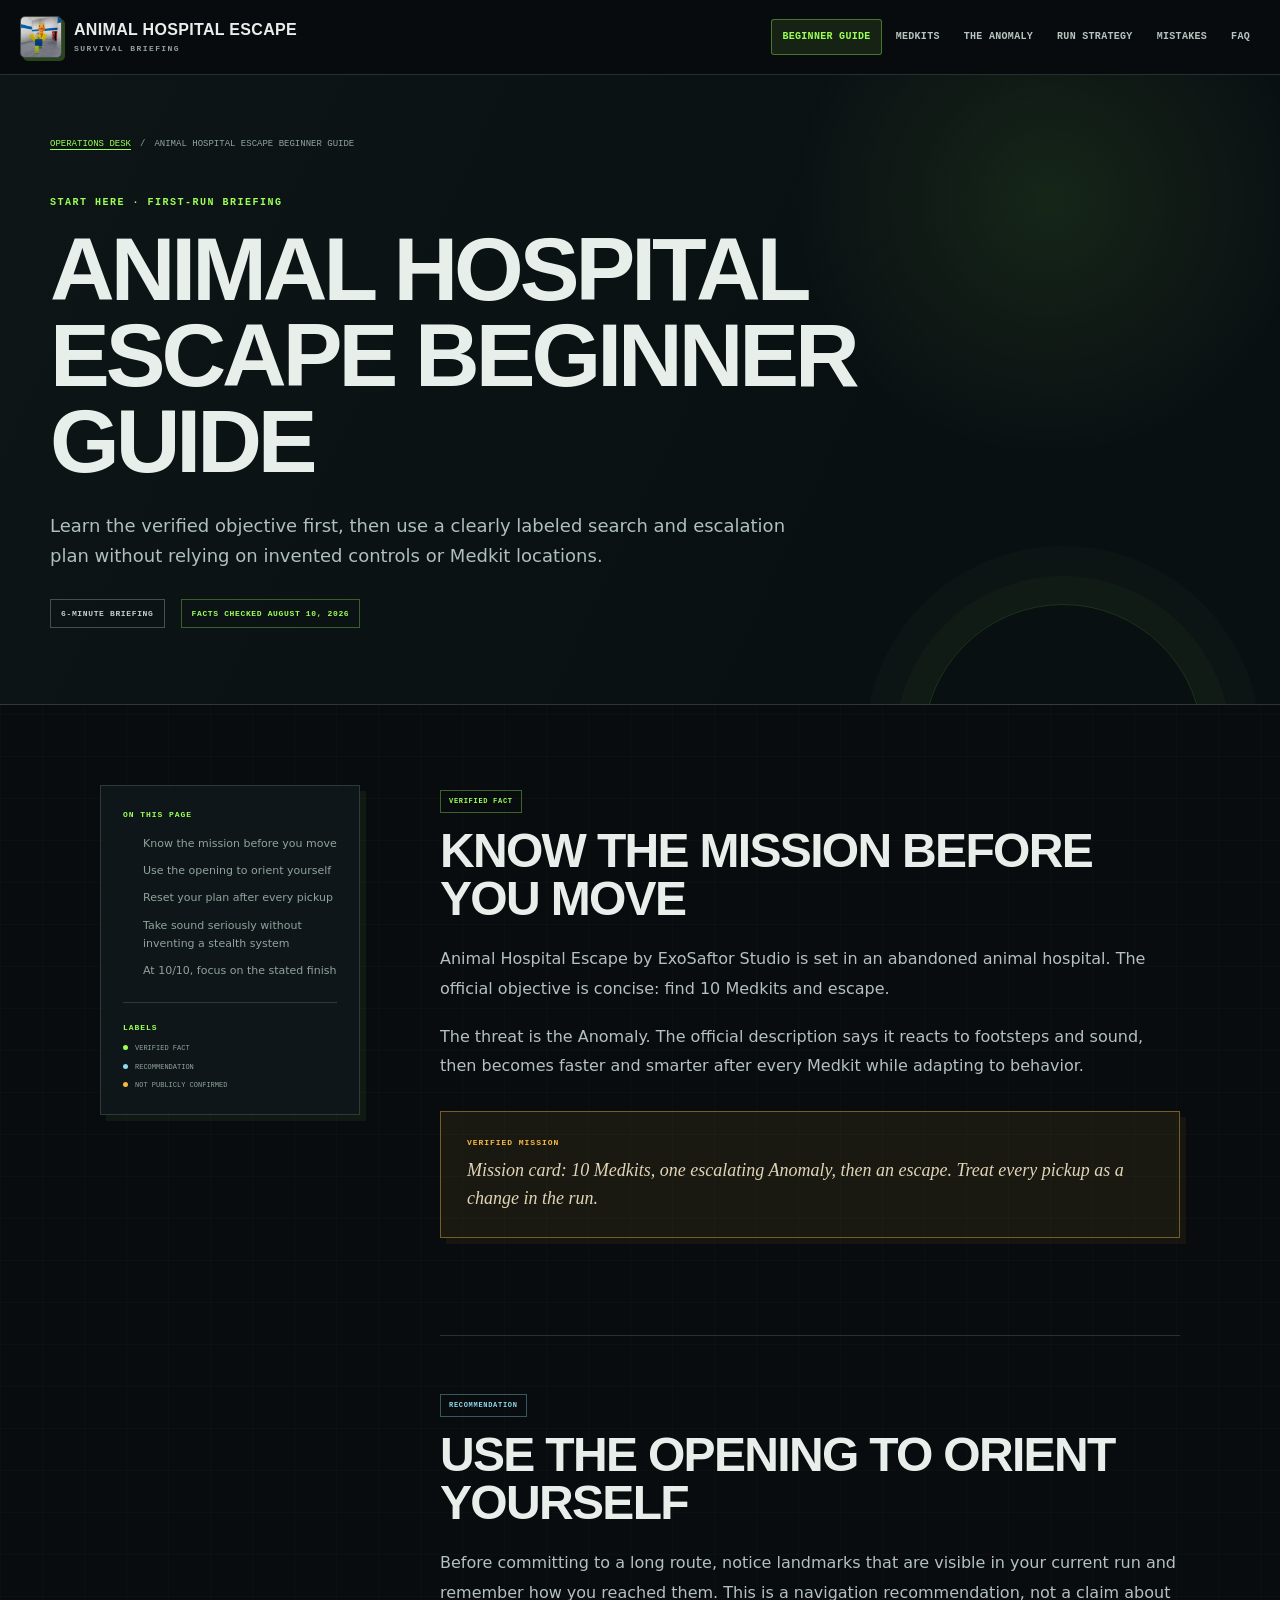
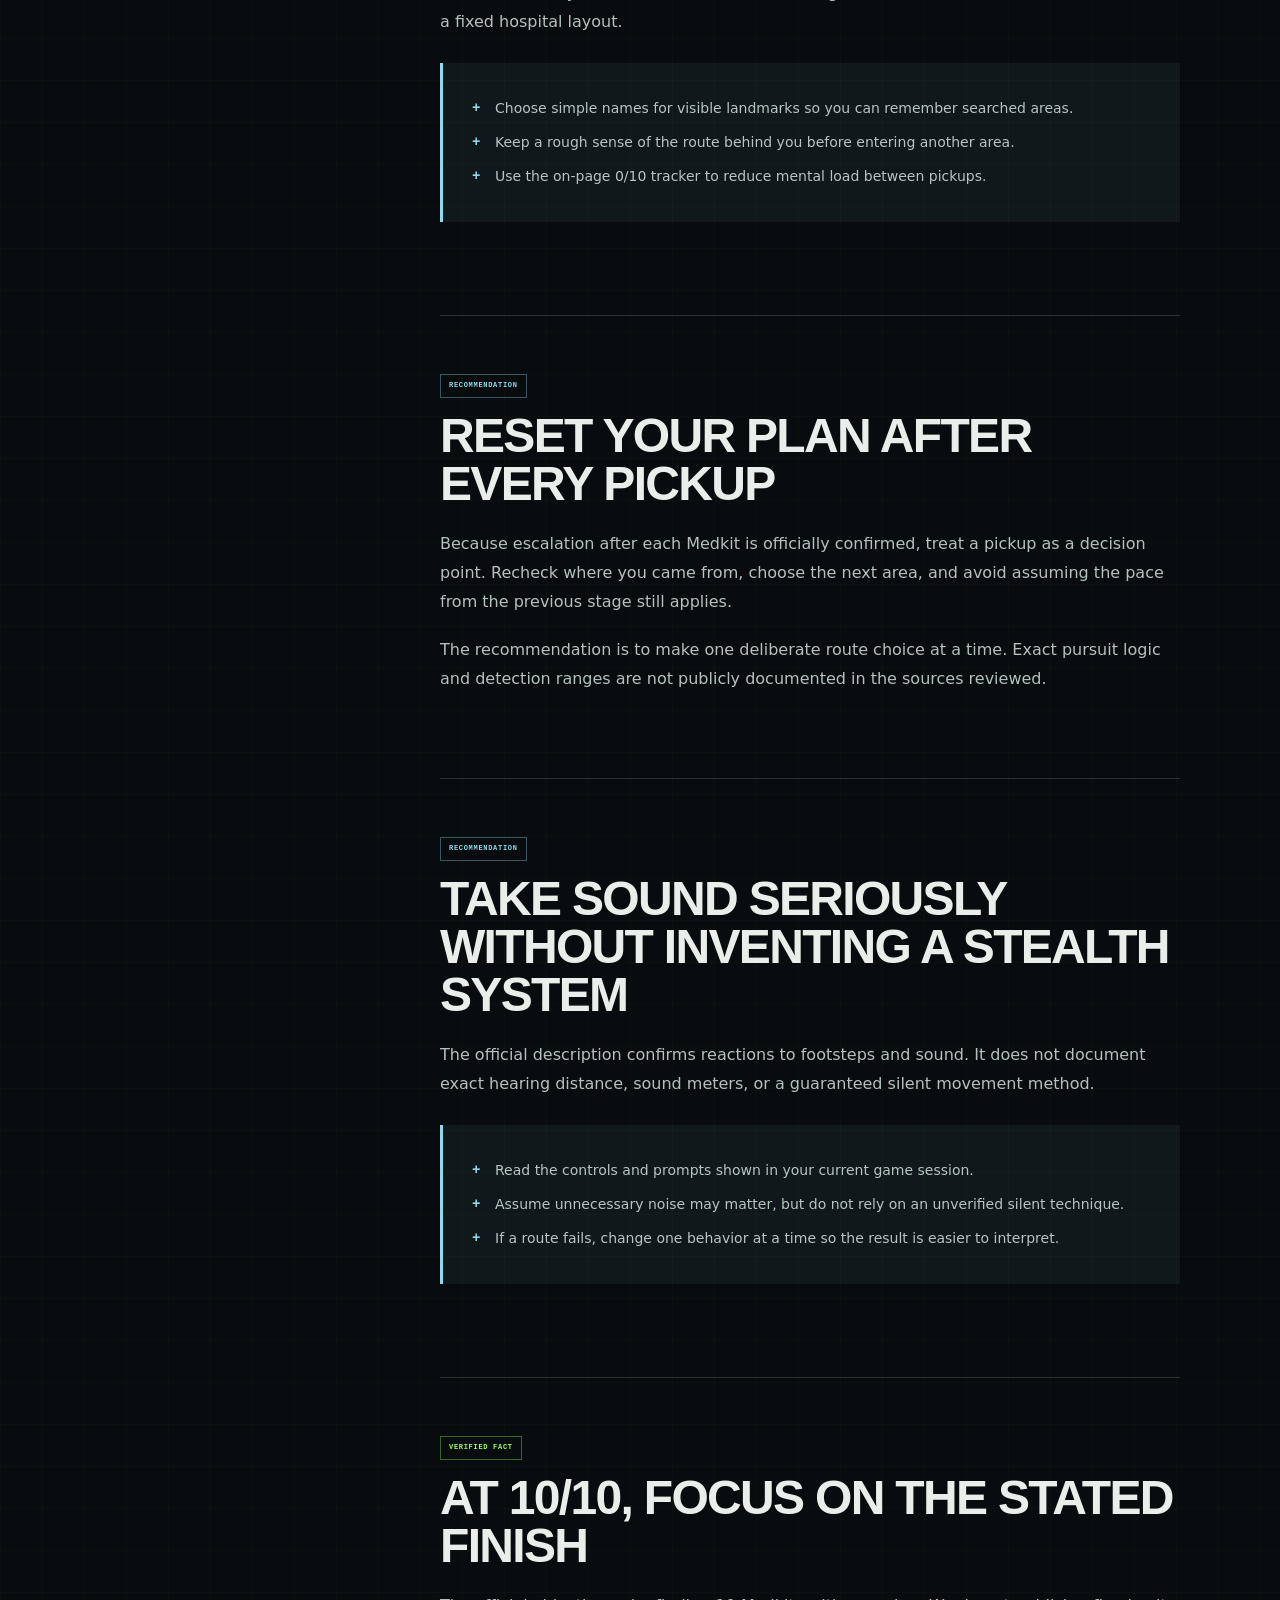
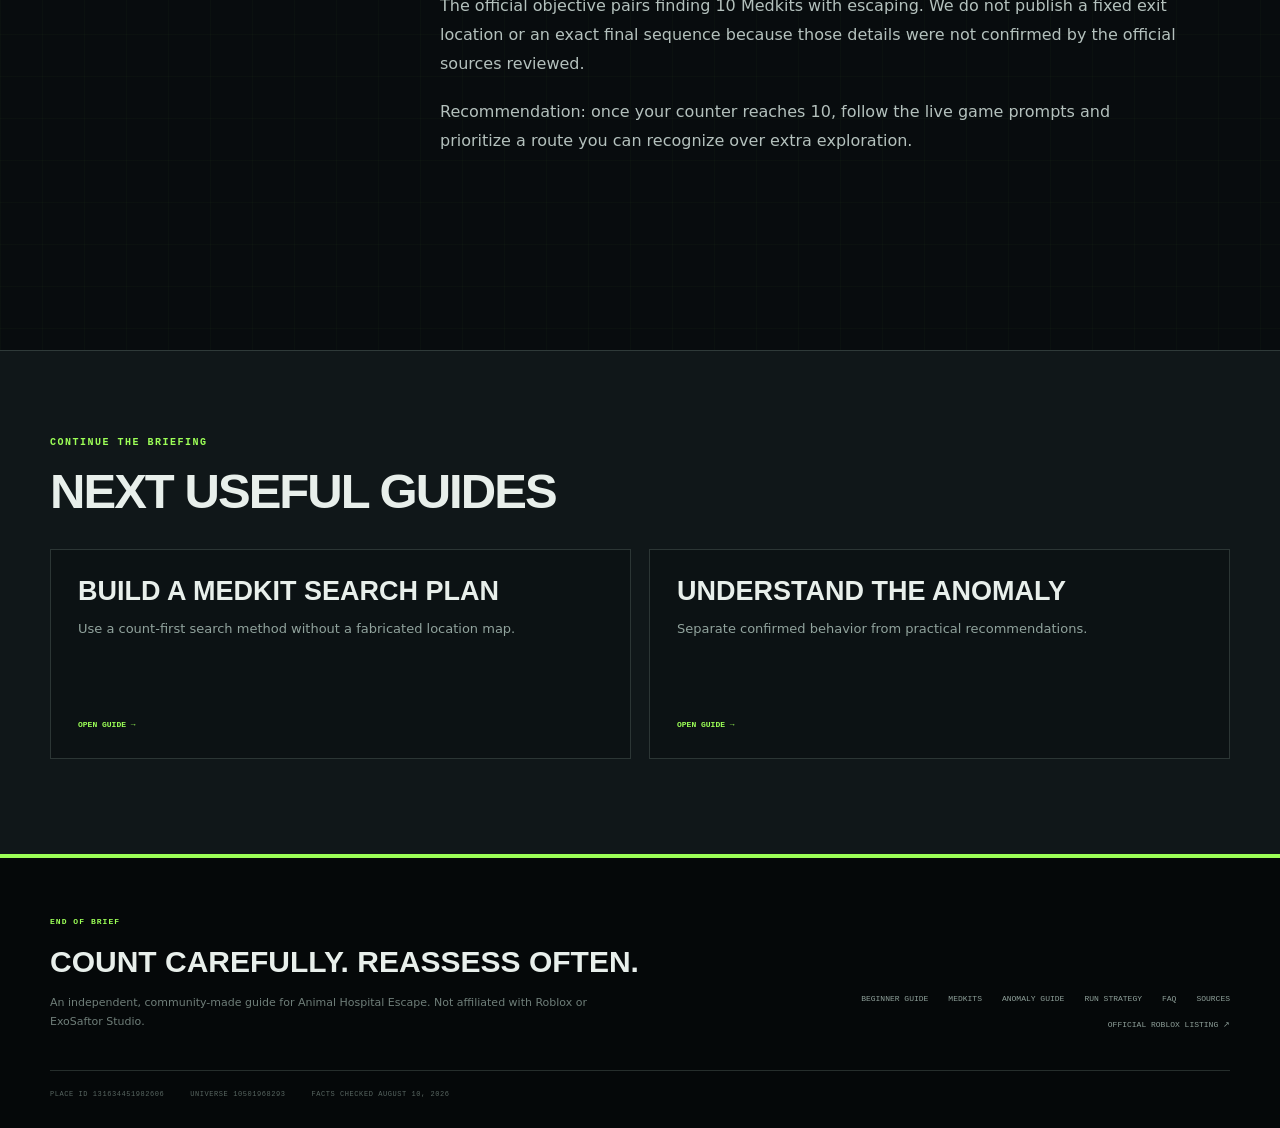
<file: beginner-guide/index.html>
<!DOCTYPE html><html lang="en"><head><meta charSet="utf-8"/><meta name="viewport" content="width=device-width, initial-scale=1"/><link rel="preload" href="/icon.png" as="image"/><link rel="stylesheet" href="/_next/static/chunks/0z8bajowdw31k.css" data-precedence="next"/><link rel="preload" as="script" fetchPriority="low" href="/_next/static/chunks/0jtaw7rr1ugwe.js"/><script src="/_next/static/chunks/08icvac4j189f.js" async=""></script><script src="/_next/static/chunks/05qy0547-363-.js" async=""></script><script src="/_next/static/chunks/03ag4kdei-2c-.js" async=""></script><script src="/_next/static/chunks/turbopack-14~8eeexl72pc.js" async=""></script><script src="/_next/static/chunks/0_s10em0x~t3~.js" async=""></script><script src="/_next/static/chunks/04p6i4.8tu~zs.js" async=""></script><meta name="theme-color" content="#0a1113"/><meta name="color-scheme" content="dark"/><title>Animal Hospital Escape Beginner Guide | Animal Hospital Escape Wiki</title><meta name="description" content="Learn the verified objective first, then use a clearly labeled search and escalation plan without relying on invented controls or Medkit locations."/><meta name="application-name" content="Animal Hospital Escape Wiki"/><link rel="author" href="https://animal-hospital-escape.wiki"/><meta name="author" content="Animal Hospital Escape Wiki"/><link rel="manifest" href="/manifest.webmanifest"/><meta name="creator" content="Animal Hospital Escape Wiki"/><meta name="publisher" content="Animal Hospital Escape Wiki"/><meta name="category" content="games"/><link rel="canonical" href="https://animal-hospital-escape.wiki/beginner-guide/"/><meta property="og:title" content="Animal Hospital Escape Beginner Guide"/><meta property="og:description" content="Learn the verified objective first, then use a clearly labeled search and escalation plan without relying on invented controls or Medkit locations."/><meta property="og:url" content="https://animal-hospital-escape.wiki/beginner-guide/"/><meta property="og:site_name" content="Animal Hospital Escape Wiki"/><meta property="og:image" content="https://animal-hospital-escape.wiki/og.png"/><meta property="og:image:width" content="1200"/><meta property="og:image:height" content="627"/><meta property="og:image:alt" content="Animal Hospital Escape beginner guide: 10 Medkits, one escalating threat"/><meta property="og:type" content="article"/><meta name="twitter:card" content="summary_large_image"/><meta name="twitter:title" content="Animal Hospital Escape Beginner Guide"/><meta name="twitter:description" content="Learn the verified objective first, then use a clearly labeled search and escalation plan without relying on invented controls or Medkit locations."/><meta name="twitter:image" content="https://animal-hospital-escape.wiki/og.png"/><link rel="icon" href="/icon.png" type="image/png"/><link rel="apple-touch-icon" href="/icon.png" type="image/png"/><script src="/_next/static/chunks/03~yq9q893hmn.js" noModule=""></script></head><body><div hidden=""><!--$--><!--/$--></div><div class="site-shell"><a class="skip-link" href="#main-content">Skip to main content</a><header class="site-header"><div class="header-inner"><a class="brand" aria-label="Animal Hospital Escape Wiki home" href="/"><img class="brand-icon" src="/icon.png" alt="" width="42" height="42"/><span><strong>Animal Hospital Escape</strong><small>Survival briefing</small></span></a><nav class="main-nav" aria-label="Main navigation"><a href="/beginner-guide/">Beginner guide</a><a href="/medkits/">Medkits</a><a href="/anomaly-guide/">The Anomaly</a><a href="/run-strategy/">Run strategy</a><a href="/common-mistakes/">Mistakes</a><a href="/faq/">FAQ</a></nav></div></header><main id="main-content"><script type="application/ld+json">{"@context":"https://schema.org","@type":"Article","headline":"Animal Hospital Escape beginner guide","description":"Learn the verified objective first, then use a clearly labeled search and escalation plan without relying on invented controls or Medkit locations.","url":"https://animal-hospital-escape.wiki/beginner-guide/","isPartOf":{"@type":"WebSite","name":"Animal Hospital Escape Wiki","url":"https://animal-hospital-escape.wiki"},"author":{"@type":"Organization","name":"Animal Hospital Escape Wiki"},"about":{"@type":"VideoGame","name":"Animal Hospital Escape","url":"https://www.roblox.com/games/131634451982606/Animal-Hospital-Escape"}}</script><script type="application/ld+json">{"@context":"https://schema.org","@type":"BreadcrumbList","itemListElement":[{"@type":"ListItem","position":1,"name":"Animal Hospital Escape Wiki","item":"https://animal-hospital-escape.wiki"},{"@type":"ListItem","position":2,"name":"Animal Hospital Escape beginner guide","item":"https://animal-hospital-escape.wiki/beginner-guide/"}]}</script><section class="guide-hero"><div class="wide-container"><nav class="breadcrumbs" aria-label="Breadcrumb"><a href="/">Operations desk</a><span aria-hidden="true">/</span><span>Animal Hospital Escape beginner guide</span></nav><p class="eyebrow">Start here · First-run briefing</p><h1>Animal Hospital Escape beginner guide</h1><p class="guide-deck">Learn the verified objective first, then use a clearly labeled search and escalation plan without relying on invented controls or Medkit locations.</p><div class="guide-meta"><span class="reading-time">6-minute briefing</span><span class="verified-date">Facts checked <!-- -->August 10, 2026</span></div></div></section><div class="guide-layout wide-container"><aside class="contents-card" aria-label="On this page"><p>On this page</p><ol><li><a href="#mission">Know the mission before you move</a></li><li><a href="#orientation">Use the opening to orient yourself</a></li><li><a href="#pickup-reset">Reset your plan after every pickup</a></li><li><a href="#sound">Take sound seriously without inventing a stealth system</a></li><li><a href="#ten-medkits">At 10/10, focus on the stated finish</a></li></ol><div class="label-key"><span>Labels</span><small>Verified fact</small><small>Recommendation</small><small>Not publicly confirmed</small></div></aside><article class="guide-article"><section id="mission"><span class="status-badge status-verified-fact">Verified fact</span><h2>Know the mission before you move</h2><p>Animal Hospital Escape by ExoSaftor Studio is set in an abandoned animal hospital. The official objective is concise: find 10 Medkits and escape.</p><p>The threat is the Anomaly. The official description says it reacts to footsteps and sound, then becomes faster and smarter after every Medkit while adapting to behavior.</p><div class="field-note"><strong>Verified mission</strong><p>Mission card: 10 Medkits, one escalating Anomaly, then an escape. Treat every pickup as a change in the run.</p></div></section><section id="orientation"><span class="status-badge status-recommendation">Recommendation</span><h2>Use the opening to orient yourself</h2><p>Before committing to a long route, notice landmarks that are visible in your current run and remember how you reached them. This is a navigation recommendation, not a claim about a fixed hospital layout.</p><ul class="field-list"><li>Choose simple names for visible landmarks so you can remember searched areas.</li><li>Keep a rough sense of the route behind you before entering another area.</li><li>Use the on-page 0/10 tracker to reduce mental load between pickups.</li></ul></section><section id="pickup-reset"><span class="status-badge status-recommendation">Recommendation</span><h2>Reset your plan after every pickup</h2><p>Because escalation after each Medkit is officially confirmed, treat a pickup as a decision point. Recheck where you came from, choose the next area, and avoid assuming the pace from the previous stage still applies.</p><p>The recommendation is to make one deliberate route choice at a time. Exact pursuit logic and detection ranges are not publicly documented in the sources reviewed.</p></section><section id="sound"><span class="status-badge status-recommendation">Recommendation</span><h2>Take sound seriously without inventing a stealth system</h2><p>The official description confirms reactions to footsteps and sound. It does not document exact hearing distance, sound meters, or a guaranteed silent movement method.</p><ul class="field-list"><li>Read the controls and prompts shown in your current game session.</li><li>Assume unnecessary noise may matter, but do not rely on an unverified silent technique.</li><li>If a route fails, change one behavior at a time so the result is easier to interpret.</li></ul></section><section id="ten-medkits"><span class="status-badge status-verified-fact">Verified fact</span><h2>At 10/10, focus on the stated finish</h2><p>The official objective pairs finding 10 Medkits with escaping. We do not publish a fixed exit location or an exact final sequence because those details were not confirmed by the official sources reviewed.</p><p>Recommendation: once your counter reaches 10, follow the live game prompts and prioritize a route you can recognize over extra exploration.</p></section></article></div><section class="keep-reading"><div class="wide-container"><p class="eyebrow">Continue the briefing</p><h2>Next useful guides</h2><div class="related-grid"><a class="related-card" href="/medkits/"><strong>Build a Medkit search plan</strong><span>Use a count-first search method without a fabricated location map.</span><em>Open guide →</em></a><a class="related-card" href="/anomaly-guide/"><strong>Understand the Anomaly</strong><span>Separate confirmed behavior from practical recommendations.</span><em>Open guide →</em></a></div></div></section><!--$--><!--/$--></main><footer class="site-footer"><div class="footer-grid"><div><p class="footer-kicker">END OF BRIEF</p><p class="footer-title">Count carefully. Reassess often.</p><p>An independent, community-made guide for Animal Hospital Escape. Not affiliated with Roblox or <!-- -->ExoSaftor Studio<!-- -->.</p></div><nav aria-label="Footer navigation"><a href="/beginner-guide/">Beginner guide</a><a href="/medkits/">Medkits</a><a href="/anomaly-guide/">Anomaly guide</a><a href="/run-strategy/">Run strategy</a><a href="/faq/">FAQ</a><a href="/sources/">Sources</a><a href="https://www.roblox.com/games/131634451982606/Animal-Hospital-Escape" rel="noreferrer">Official Roblox listing ↗</a></nav></div><div class="footer-identity"><span>Place ID <!-- -->131634451982606</span><span>Universe <!-- -->10501968293</span><span>Facts checked <!-- -->August 10, 2026</span></div></footer></div><script src="/_next/static/chunks/0jtaw7rr1ugwe.js" id="_R_" async=""></script><script>(self.__next_f=self.__next_f||[]).push([0])</script><script>self.__next_f.push([1,"1:\"$Sreact.fragment\"\n2:I[54030,[\"/_next/static/chunks/0_s10em0x~t3~.js\",\"/_next/static/chunks/04p6i4.8tu~zs.js\"],\"\"]\n3:I[70748,[\"/_next/static/chunks/0_s10em0x~t3~.js\",\"/_next/static/chunks/04p6i4.8tu~zs.js\"],\"default\"]\n4:I[19897,[\"/_next/static/chunks/0_s10em0x~t3~.js\",\"/_next/static/chunks/04p6i4.8tu~zs.js\"],\"default\"]\nc:I[76186,[\"/_next/static/chunks/0_s10em0x~t3~.js\",\"/_next/static/chunks/04p6i4.8tu~zs.js\"],\"default\",1]\n:HL[\"/_next/static/chunks/0z8bajowdw31k.css\",\"style\"]\n:HL[\"/icon.png\",\"image\"]\n"])</script><script>self.__next_f.push([1,"0:{\"P\":null,\"c\":[\"\",\"beginner-guide\",\"\"],\"q\":\"\",\"i\":false,\"f\":[[[\"\",{\"children\":[\"beginner-guide\",{\"children\":[\"__PAGE__\",{}]}]},\"$undefined\",\"$undefined\",16],[[\"$\",\"$1\",\"c\",{\"children\":[[[\"$\",\"link\",\"0\",{\"rel\":\"stylesheet\",\"href\":\"/_next/static/chunks/0z8bajowdw31k.css\",\"precedence\":\"next\",\"crossOrigin\":\"$undefined\",\"nonce\":\"$undefined\"}],[\"$\",\"script\",\"script-0\",{\"src\":\"/_next/static/chunks/0_s10em0x~t3~.js\",\"async\":true,\"nonce\":\"$undefined\"}],[\"$\",\"script\",\"script-1\",{\"src\":\"/_next/static/chunks/04p6i4.8tu~zs.js\",\"async\":true,\"nonce\":\"$undefined\"}]],[\"$\",\"html\",null,{\"lang\":\"en\",\"children\":[\"$\",\"body\",null,{\"children\":[\"$\",\"div\",null,{\"className\":\"site-shell\",\"children\":[[\"$\",\"a\",null,{\"className\":\"skip-link\",\"href\":\"#main-content\",\"children\":\"Skip to main content\"}],[\"$\",\"header\",null,{\"className\":\"site-header\",\"children\":[\"$\",\"div\",null,{\"className\":\"header-inner\",\"children\":[[\"$\",\"$L2\",null,{\"className\":\"brand\",\"href\":\"/\",\"aria-label\":\"Animal Hospital Escape Wiki home\",\"children\":[[\"$\",\"img\",null,{\"className\":\"brand-icon\",\"src\":\"/icon.png\",\"alt\":\"\",\"width\":42,\"height\":42}],[\"$\",\"span\",null,{\"children\":[[\"$\",\"strong\",null,{\"children\":\"Animal Hospital Escape\"}],[\"$\",\"small\",null,{\"children\":\"Survival briefing\"}]]}]]}],[\"$\",\"nav\",null,{\"className\":\"main-nav\",\"aria-label\":\"Main navigation\",\"children\":[[\"$\",\"$L2\",\"/beginner-guide\",{\"href\":\"/beginner-guide\",\"children\":\"Beginner guide\"}],[\"$\",\"$L2\",\"/medkits\",{\"href\":\"/medkits\",\"children\":\"Medkits\"}],[\"$\",\"$L2\",\"/anomaly-guide\",{\"href\":\"/anomaly-guide\",\"children\":\"The Anomaly\"}],[\"$\",\"$L2\",\"/run-strategy\",{\"href\":\"/run-strategy\",\"children\":\"Run strategy\"}],[\"$\",\"$L2\",\"/common-mistakes\",{\"href\":\"/common-mistakes\",\"children\":\"Mistakes\"}],[\"$\",\"$L2\",\"/faq\",{\"href\":\"/faq\",\"children\":\"FAQ\"}]]}]]}]}],[\"$\",\"main\",null,{\"id\":\"main-content\",\"children\":[\"$\",\"$L3\",null,{\"parallelRouterKey\":\"children\",\"error\":\"$undefined\",\"errorStyles\":\"$undefined\",\"errorScripts\":\"$undefined\",\"template\":[\"$\",\"$L4\",null,{}],\"templateStyles\":\"$undefined\",\"templateScripts\":\"$undefined\",\"notFound\":[[[\"$\",\"title\",null,{\"children\":\"404: This page could not be found.\"}],[\"$\",\"div\",null,{\"style\":{\"fontFamily\":\"system-ui,\\\"Segoe UI\\\",Roboto,Helvetica,Arial,sans-serif,\\\"Apple Color Emoji\\\",\\\"Segoe UI Emoji\\\"\",\"height\":\"100vh\",\"textAlign\":\"center\",\"display\":\"flex\",\"flexDirection\":\"column\",\"alignItems\":\"center\",\"justifyContent\":\"center\"},\"children\":[\"$\",\"div\",null,{\"children\":[[\"$\",\"style\",null,{\"dangerouslySetInnerHTML\":{\"__html\":\"body{color:#000;background:#fff;margin:0}.next-error-h1{border-right:1px solid rgba(0,0,0,.3)}@media (prefers-color-scheme:dark){body{color:#fff;background:#000}.next-error-h1{border-right:1px solid rgba(255,255,255,.3)}}\"}}],[\"$\",\"h1\",null,{\"className\":\"next-error-h1\",\"style\":{\"display\":\"inline-block\",\"margin\":\"0 20px 0 0\",\"padding\":\"0 23px 0 0\",\"fontSize\":24,\"fontWeight\":500,\"verticalAlign\":\"top\",\"lineHeight\":\"49px\"},\"children\":404}],[\"$\",\"div\",null,{\"style\":{\"display\":\"inline-block\"},\"children\":[\"$\",\"h2\",null,{\"style\":{\"fontSize\":14,\"fontWeight\":400,\"lineHeight\":\"49px\",\"margin\":0},\"children\":\"This page could not be found.\"}]}]]}]}]],[]],\"forbidden\":\"$undefined\",\"unauthorized\":\"$undefined\"}]}],[\"$\",\"footer\",null,{\"className\":\"site-footer\",\"children\":[[\"$\",\"div\",null,{\"className\":\"footer-grid\",\"children\":[[\"$\",\"div\",null,{\"children\":[[\"$\",\"p\",null,{\"className\":\"footer-kicker\",\"children\":\"END OF BRIEF\"}],[\"$\",\"p\",null,{\"className\":\"footer-title\",\"children\":\"Count carefully. Reassess often.\"}],[\"$\",\"p\",null,{\"children\":[\"An independent, community-made guide for Animal Hospital Escape. Not affiliated with Roblox or \",\"ExoSaftor Studio\",\".\"]}]]}],[\"$\",\"nav\",null,{\"aria-label\":\"Footer navigation\",\"children\":[[\"$\",\"$L2\",null,{\"href\":\"/beginner-guide\",\"children\":\"Beginner guide\"}],[\"$\",\"$L2\",null,{\"href\":\"/medkits\",\"children\":\"Medkits\"}],[\"$\",\"$L2\",null,{\"href\":\"/anomaly-guide\",\"children\":\"Anomaly guide\"}],[\"$\",\"$L2\",null,{\"href\":\"/run-strategy\",\"children\":\"Run strategy\"}],[\"$\",\"$L2\",null,{\"href\":\"/faq\",\"children\":\"FAQ\"}],[\"$\",\"$L2\",null,{\"href\":\"/sources\",\"children\":\"Sources\"}],[\"$\",\"a\",null,{\"href\":\"https://www.roblox.com/games/131634451982606/Animal-Hospital-Escape\",\"rel\":\"noreferrer\",\"children\":\"Official Roblox listing ↗\"}]]}]]}],[\"$\",\"div\",null,{\"className\":\"footer-identity\",\"children\":[[\"$\",\"span\",null,{\"children\":[\"Place ID \",\"131634451982606\"]}],[\"$\",\"span\",null,{\"children\":[\"Universe \",\"10501968293\"]}],[\"$\",\"span\",null,{\"children\":[\"Facts checked \",\"August 10, 2026\"]}]]}]]}]]}]}]}]]}],{\"children\":[[\"$\",\"$1\",\"c\",{\"children\":[null,[\"$\",\"$L3\",null,{\"parallelRouterKey\":\"children\",\"error\":\"$undefined\",\"errorStyles\":\"$undefined\",\"errorScripts\":\"$undefined\",\"template\":[\"$\",\"$L4\",null,{}],\"templateStyles\":\"$undefined\",\"templateScripts\":\"$undefined\",\"notFound\":\"$undefined\",\"forbidden\":\"$undefined\",\"unauthorized\":\"$undefined\"}]]}],{\"children\":[[\"$\",\"$1\",\"c\",{\"children\":[[[\"$\",\"script\",null,{\"type\":\"application/ld+json\",\"dangerouslySetInnerHTML\":{\"__html\":\"{\\\"@context\\\":\\\"https://schema.org\\\",\\\"@type\\\":\\\"Article\\\",\\\"headline\\\":\\\"Animal Hospital Escape beginner guide\\\",\\\"description\\\":\\\"Learn the verified objective first, then use a clearly labeled search and escalation plan without relying on invented controls or Medkit locations.\\\",\\\"url\\\":\\\"https://animal-hospital-escape.wiki/beginner-guide/\\\",\\\"isPartOf\\\":{\\\"@type\\\":\\\"WebSite\\\",\\\"name\\\":\\\"Animal Hospital Escape Wiki\\\",\\\"url\\\":\\\"https://animal-hospital-escape.wiki\\\"},\\\"author\\\":{\\\"@type\\\":\\\"Organization\\\",\\\"name\\\":\\\"Animal Hospital Escape Wiki\\\"},\\\"about\\\":{\\\"@type\\\":\\\"VideoGame\\\",\\\"name\\\":\\\"Animal Hospital Escape\\\",\\\"url\\\":\\\"https://www.roblox.com/games/131634451982606/Animal-Hospital-Escape\\\"}}\"}}],\"$L5\",\"$L6\",\"$L7\",\"$L8\"],null,\"$L9\"]}],{},null,false,null]},null,false,\"$@a\"]},null,false,null],\"$Lb\",false]],\"m\":\"$undefined\",\"G\":[\"$c\",[\"$Ld\"]],\"S\":true,\"h\":null,\"s\":\"$undefined\",\"l\":\"$undefined\",\"p\":\"$undefined\",\"d\":\"$undefined\",\"b\":\"_3tF1WsGMRAiJcGE-7hFd\"}\n"])</script><script>self.__next_f.push([1,"11:I[21703,[\"/_next/static/chunks/0_s10em0x~t3~.js\",\"/_next/static/chunks/04p6i4.8tu~zs.js\"],\"OutletBoundary\"]\n12:\"$Sreact.suspense\"\n15:I[21703,[\"/_next/static/chunks/0_s10em0x~t3~.js\",\"/_next/static/chunks/04p6i4.8tu~zs.js\"],\"ViewportBoundary\"]\n17:I[21703,[\"/_next/static/chunks/0_s10em0x~t3~.js\",\"/_next/static/chunks/04p6i4.8tu~zs.js\"],\"MetadataBoundary\"]\n5:[\"$\",\"script\",null,{\"type\":\"application/ld+json\",\"dangerouslySetInnerHTML\":{\"__html\":\"{\\\"@context\\\":\\\"https://schema.org\\\",\\\"@type\\\":\\\"BreadcrumbList\\\",\\\"itemListElement\\\":[{\\\"@type\\\":\\\"ListItem\\\",\\\"position\\\":1,\\\"name\\\":\\\"Animal Hospital Escape Wiki\\\",\\\"item\\\":\\\"https://animal-hospital-escape.wiki\\\"},{\\\"@type\\\":\\\"ListItem\\\",\\\"position\\\":2,\\\"name\\\":\\\"Animal Hospital Escape beginner guide\\\",\\\"item\\\":\\\"https://animal-hospital-escape.wiki/beginner-guide/\\\"}]}\"}}]\n6:[\"$\",\"section\",null,{\"className\":\"guide-hero\",\"children\":[\"$\",\"div\",null,{\"className\":\"wide-container\",\"children\":[[\"$\",\"nav\",null,{\"className\":\"breadcrumbs\",\"aria-label\":\"Breadcrumb\",\"children\":[[\"$\",\"$L2\",null,{\"href\":\"/\",\"children\":\"Operations desk\"}],[\"$\",\"span\",null,{\"aria-hidden\":\"true\",\"children\":\"/\"}],[\"$\",\"span\",null,{\"children\":\"Animal Hospital Escape beginner guide\"}]]}],[\"$\",\"p\",null,{\"className\":\"eyebrow\",\"children\":\"Start here · First-run briefing\"}],[\"$\",\"h1\",null,{\"children\":\"Animal Hospital Escape beginner guide\"}],[\"$\",\"p\",null,{\"className\":\"guide-deck\",\"children\":\"Learn the verified objective first, then use a clearly labeled search and escalation plan without relying on invented controls or Medkit locations.\"}],[\"$\",\"div\",null,{\"className\":\"guide-meta\",\"children\":[[\"$\",\"span\",null,{\"className\":\"reading-time\",\"children\":\"6-minute briefing\"}],[\"$\",\"span\",null,{\"className\":\"verified-date\",\"children\":[\"Facts checked \",\"August 10, 2026\"]}]]}]]}]}]\n"])</script><script>self.__next_f.push([1,"7:[\"$\",\"div\",null,{\"className\":\"guide-layout wide-container\",\"children\":[[\"$\",\"aside\",null,{\"className\":\"contents-card\",\"aria-label\":\"On this page\",\"children\":[[\"$\",\"p\",null,{\"children\":\"On this page\"}],[\"$\",\"ol\",null,{\"children\":[[\"$\",\"li\",\"mission\",{\"children\":[\"$\",\"a\",null,{\"href\":\"#mission\",\"children\":\"Know the mission before you move\"}]}],[\"$\",\"li\",\"orientation\",{\"children\":[\"$\",\"a\",null,{\"href\":\"#orientation\",\"children\":\"Use the opening to orient yourself\"}]}],[\"$\",\"li\",\"pickup-reset\",{\"children\":[\"$\",\"a\",null,{\"href\":\"#pickup-reset\",\"children\":\"Reset your plan after every pickup\"}]}],[\"$\",\"li\",\"sound\",{\"children\":[\"$\",\"a\",null,{\"href\":\"#sound\",\"children\":\"Take sound seriously without inventing a stealth system\"}]}],[\"$\",\"li\",\"ten-medkits\",{\"children\":[\"$\",\"a\",null,{\"href\":\"#ten-medkits\",\"children\":\"At 10/10, focus on the stated finish\"}]}]]}],[\"$\",\"div\",null,{\"className\":\"label-key\",\"children\":[[\"$\",\"span\",null,{\"children\":\"Labels\"}],[\"$\",\"small\",null,{\"children\":\"Verified fact\"}],[\"$\",\"small\",null,{\"children\":\"Recommendation\"}],[\"$\",\"small\",null,{\"children\":\"Not publicly confirmed\"}]]}]]}],[\"$\",\"article\",null,{\"className\":\"guide-article\",\"children\":[[\"$\",\"section\",\"mission\",{\"id\":\"mission\",\"children\":[[\"$\",\"span\",null,{\"className\":\"status-badge status-verified-fact\",\"children\":\"Verified fact\"}],[\"$\",\"h2\",null,{\"children\":\"Know the mission before you move\"}],[[\"$\",\"p\",\"Animal Hospital Escape by ExoSaftor Studio is set in an abandoned animal hospital. The official objective is concise: find 10 Medkits and escape.\",{\"children\":\"Animal Hospital Escape by ExoSaftor Studio is set in an abandoned animal hospital. The official objective is concise: find 10 Medkits and escape.\"}],[\"$\",\"p\",\"The threat is the Anomaly. The official description says it reacts to footsteps and sound, then becomes faster and smarter after every Medkit while adapting to behavior.\",{\"children\":\"The threat is the Anomaly. The official description says it reacts to footsteps and sound, then becomes faster and smarter after every Medkit while adapting to behavior.\"}]],\"$undefined\",[\"$\",\"div\",null,{\"className\":\"field-note\",\"children\":[[\"$\",\"strong\",null,{\"children\":\"Verified mission\"}],[\"$\",\"p\",null,{\"children\":\"Mission card: 10 Medkits, one escalating Anomaly, then an escape. Treat every pickup as a change in the run.\"}]]}]]}],[\"$\",\"section\",\"orientation\",{\"id\":\"orientation\",\"children\":[[\"$\",\"span\",null,{\"className\":\"status-badge status-recommendation\",\"children\":\"Recommendation\"}],[\"$\",\"h2\",null,{\"children\":\"Use the opening to orient yourself\"}],[[\"$\",\"p\",\"Before committing to a long route, notice landmarks that are visible in your current run and remember how you reached them. This is a navigation recommendation, not a claim about a fixed hospital layout.\",{\"children\":\"Before committing to a long route, notice landmarks that are visible in your current run and remember how you reached them. This is a navigation recommendation, not a claim about a fixed hospital layout.\"}]],[\"$\",\"ul\",null,{\"className\":\"field-list\",\"children\":[[\"$\",\"li\",\"Choose simple names for visible landmarks so you can remember searched areas.\",{\"children\":\"Choose simple names for visible landmarks so you can remember searched areas.\"}],[\"$\",\"li\",\"Keep a rough sense of the route behind you before entering another area.\",{\"children\":\"Keep a rough sense of the route behind you before entering another area.\"}],[\"$\",\"li\",\"Use the on-page 0/10 tracker to reduce mental load between pickups.\",{\"children\":\"Use the on-page 0/10 tracker to reduce mental load between pickups.\"}]]}],\"$undefined\"]}],[\"$\",\"section\",\"pickup-reset\",{\"id\":\"pickup-reset\",\"children\":[[\"$\",\"span\",null,{\"className\":\"status-badge status-recommendation\",\"children\":\"Recommendation\"}],[\"$\",\"h2\",null,{\"children\":\"Reset your plan after every pickup\"}],[[\"$\",\"p\",\"Because escalation after each Medkit is officially confirmed, treat a pickup as a decision point. Recheck where you came from, choose the next area, and avoid assuming the pace from the previous stage still applies.\",{\"children\":\"Because escalation after each Medkit is officially confirmed, treat a pickup as a decision point. Recheck where you came from, choose the next area, and avoid assuming the pace from the previous stage still applies.\"}],\"$Le\"],\"$undefined\",\"$undefined\"]}],\"$Lf\",\"$L10\"]}]]}]\n"])</script><script>self.__next_f.push([1,"8:[\"$\",\"section\",null,{\"className\":\"keep-reading\",\"children\":[\"$\",\"div\",null,{\"className\":\"wide-container\",\"children\":[[\"$\",\"p\",null,{\"className\":\"eyebrow\",\"children\":\"Continue the briefing\"}],[\"$\",\"h2\",null,{\"children\":\"Next useful guides\"}],[\"$\",\"div\",null,{\"className\":\"related-grid\",\"children\":[[\"$\",\"$L2\",\"/medkits\",{\"className\":\"related-card\",\"href\":\"/medkits\",\"children\":[[\"$\",\"strong\",null,{\"children\":\"Build a Medkit search plan\"}],[\"$\",\"span\",null,{\"children\":\"Use a count-first search method without a fabricated location map.\"}],[\"$\",\"em\",null,{\"children\":\"Open guide →\"}]]}],[\"$\",\"$L2\",\"/anomaly-guide\",{\"className\":\"related-card\",\"href\":\"/anomaly-guide\",\"children\":[[\"$\",\"strong\",null,{\"children\":\"Understand the Anomaly\"}],[\"$\",\"span\",null,{\"children\":\"Separate confirmed behavior from practical recommendations.\"}],[\"$\",\"em\",null,{\"children\":\"Open guide →\"}]]}]]}]]}]}]\n9:[\"$\",\"$L11\",null,{\"children\":[\"$\",\"$12\",null,{\"name\":\"Next.MetadataOutlet\",\"children\":\"$@13\"}]}]\n14:[]\na:\"$W14\"\nb:[\"$\",\"$1\",\"h\",{\"children\":[null,[\"$\",\"$L15\",null,{\"children\":\"$L16\"}],[\"$\",\"div\",null,{\"hidden\":true,\"children\":[\"$\",\"$L17\",null,{\"children\":[\"$\",\"$12\",null,{\"name\":\"Next.Metadata\",\"children\":\"$L18\"}]}]}],null]}]\nd:[\"$\",\"link\",\"0\",{\"rel\":\"stylesheet\",\"href\":\"/_next/static/chunks/0z8bajowdw31k.css\",\"precedence\":\"next\",\"crossOrigin\":\"$undefined\",\"nonce\":\"$undefined\"}]\n"])</script><script>self.__next_f.push([1,"e:[\"$\",\"p\",\"The recommendation is to make one deliberate route choice at a time. Exact pursuit logic and detection ranges are not publicly documented in the sources reviewed.\",{\"children\":\"The recommendation is to make one deliberate route choice at a time. Exact pursuit logic and detection ranges are not publicly documented in the sources reviewed.\"}]\nf:[\"$\",\"section\",\"sound\",{\"id\":\"sound\",\"children\":[[\"$\",\"span\",null,{\"className\":\"status-badge status-recommendation\",\"children\":\"Recommendation\"}],[\"$\",\"h2\",null,{\"children\":\"Take sound seriously without inventing a stealth system\"}],[[\"$\",\"p\",\"The official description confirms reactions to footsteps and sound. It does not document exact hearing distance, sound meters, or a guaranteed silent movement method.\",{\"children\":\"The official description confirms reactions to footsteps and sound. It does not document exact hearing distance, sound meters, or a guaranteed silent movement method.\"}]],[\"$\",\"ul\",null,{\"className\":\"field-list\",\"children\":[[\"$\",\"li\",\"Read the controls and prompts shown in your current game session.\",{\"children\":\"Read the controls and prompts shown in your current game session.\"}],[\"$\",\"li\",\"Assume unnecessary noise may matter, but do not rely on an unverified silent technique.\",{\"children\":\"Assume unnecessary noise may matter, but do not rely on an unverified silent technique.\"}],[\"$\",\"li\",\"If a route fails, change one behavior at a time so the result is easier to interpret.\",{\"children\":\"If a route fails, change one behavior at a time so the result is easier to interpret.\"}]]}],\"$undefined\"]}]\n10:[\"$\",\"section\",\"ten-medkits\",{\"id\":\"ten-medkits\",\"children\":[[\"$\",\"span\",null,{\"className\":\"status-badge status-verified-fact\",\"children\":\"Verified fact\"}],[\"$\",\"h2\",null,{\"children\":\"At 10/10, focus on the stated finish\"}],[[\"$\",\"p\",\"The official objective pairs finding 10 Medkits with escaping. We do not publish a fixed exit location or an exact final sequence because those details were not confirmed by the official sources reviewed.\",{\"children\":\"The official objective pairs finding 10 Medkits with escaping. We do not publish a fixed exit location or an exact final sequence because those details were not confirmed by the official sources reviewed.\"}],[\"$\",\"p\",\"Recommendation: once your counter reaches 10, follow the live game prompts and prioritize a route you can recognize over extra exploration.\",{\"children\":\"Recommendation: once your counter reaches 10, follow the live game prompts and prioritize a route you can recognize over extra exploration.\"}]],\"$undefined\",\"$undefined\"]}]\n"])</script><script>self.__next_f.push([1,"16:[[\"$\",\"meta\",\"0\",{\"charSet\":\"utf-8\"}],[\"$\",\"meta\",\"1\",{\"name\":\"viewport\",\"content\":\"width=device-width, initial-scale=1\"}],[\"$\",\"meta\",\"2\",{\"name\":\"theme-color\",\"content\":\"#0a1113\"}],[\"$\",\"meta\",\"3\",{\"name\":\"color-scheme\",\"content\":\"dark\"}]]\n"])</script><script>self.__next_f.push([1,"19:I[41410,[\"/_next/static/chunks/0_s10em0x~t3~.js\",\"/_next/static/chunks/04p6i4.8tu~zs.js\"],\"IconMark\"]\n13:null\n"])</script><script>self.__next_f.push([1,"18:[[\"$\",\"title\",\"0\",{\"children\":\"Animal Hospital Escape Beginner Guide | Animal Hospital Escape Wiki\"}],[\"$\",\"meta\",\"1\",{\"name\":\"description\",\"content\":\"Learn the verified objective first, then use a clearly labeled search and escalation plan without relying on invented controls or Medkit locations.\"}],[\"$\",\"meta\",\"2\",{\"name\":\"application-name\",\"content\":\"Animal Hospital Escape Wiki\"}],[\"$\",\"link\",\"3\",{\"rel\":\"author\",\"href\":\"https://animal-hospital-escape.wiki\"}],[\"$\",\"meta\",\"4\",{\"name\":\"author\",\"content\":\"Animal Hospital Escape Wiki\"}],[\"$\",\"link\",\"5\",{\"rel\":\"manifest\",\"href\":\"/manifest.webmanifest\",\"crossOrigin\":\"$undefined\"}],[\"$\",\"meta\",\"6\",{\"name\":\"creator\",\"content\":\"Animal Hospital Escape Wiki\"}],[\"$\",\"meta\",\"7\",{\"name\":\"publisher\",\"content\":\"Animal Hospital Escape Wiki\"}],[\"$\",\"meta\",\"8\",{\"name\":\"category\",\"content\":\"games\"}],[\"$\",\"link\",\"9\",{\"rel\":\"canonical\",\"href\":\"https://animal-hospital-escape.wiki/beginner-guide/\"}],[\"$\",\"meta\",\"10\",{\"property\":\"og:title\",\"content\":\"Animal Hospital Escape Beginner Guide\"}],[\"$\",\"meta\",\"11\",{\"property\":\"og:description\",\"content\":\"Learn the verified objective first, then use a clearly labeled search and escalation plan without relying on invented controls or Medkit locations.\"}],[\"$\",\"meta\",\"12\",{\"property\":\"og:url\",\"content\":\"https://animal-hospital-escape.wiki/beginner-guide/\"}],[\"$\",\"meta\",\"13\",{\"property\":\"og:site_name\",\"content\":\"Animal Hospital Escape Wiki\"}],[\"$\",\"meta\",\"14\",{\"property\":\"og:image\",\"content\":\"https://animal-hospital-escape.wiki/og.png\"}],[\"$\",\"meta\",\"15\",{\"property\":\"og:image:width\",\"content\":\"1200\"}],[\"$\",\"meta\",\"16\",{\"property\":\"og:image:height\",\"content\":\"627\"}],[\"$\",\"meta\",\"17\",{\"property\":\"og:image:alt\",\"content\":\"Animal Hospital Escape beginner guide: 10 Medkits, one escalating threat\"}],[\"$\",\"meta\",\"18\",{\"property\":\"og:type\",\"content\":\"article\"}],[\"$\",\"meta\",\"19\",{\"name\":\"twitter:card\",\"content\":\"summary_large_image\"}],[\"$\",\"meta\",\"20\",{\"name\":\"twitter:title\",\"content\":\"Animal Hospital Escape Beginner Guide\"}],[\"$\",\"meta\",\"21\",{\"name\":\"twitter:description\",\"content\":\"Learn the verified objective first, then use a clearly labeled search and escalation plan without relying on invented controls or Medkit locations.\"}],[\"$\",\"meta\",\"22\",{\"name\":\"twitter:image\",\"content\":\"https://animal-hospital-escape.wiki/og.png\"}],[\"$\",\"link\",\"23\",{\"rel\":\"icon\",\"href\":\"/icon.png\",\"type\":\"image/png\"}],[\"$\",\"link\",\"24\",{\"rel\":\"apple-touch-icon\",\"href\":\"/icon.png\",\"type\":\"image/png\"}],[\"$\",\"$L19\",\"25\",{}]]\n"])</script>  <!-- adsterra-code-handoff:artifact-runtime:start -->
  <script type="module" src="/adsterra/runtime.js" data-adsterra-artifact-runtime data-global-fallback="true"></script>
  <!-- adsterra-code-handoff:artifact-runtime:end -->
</body></html>
</file>
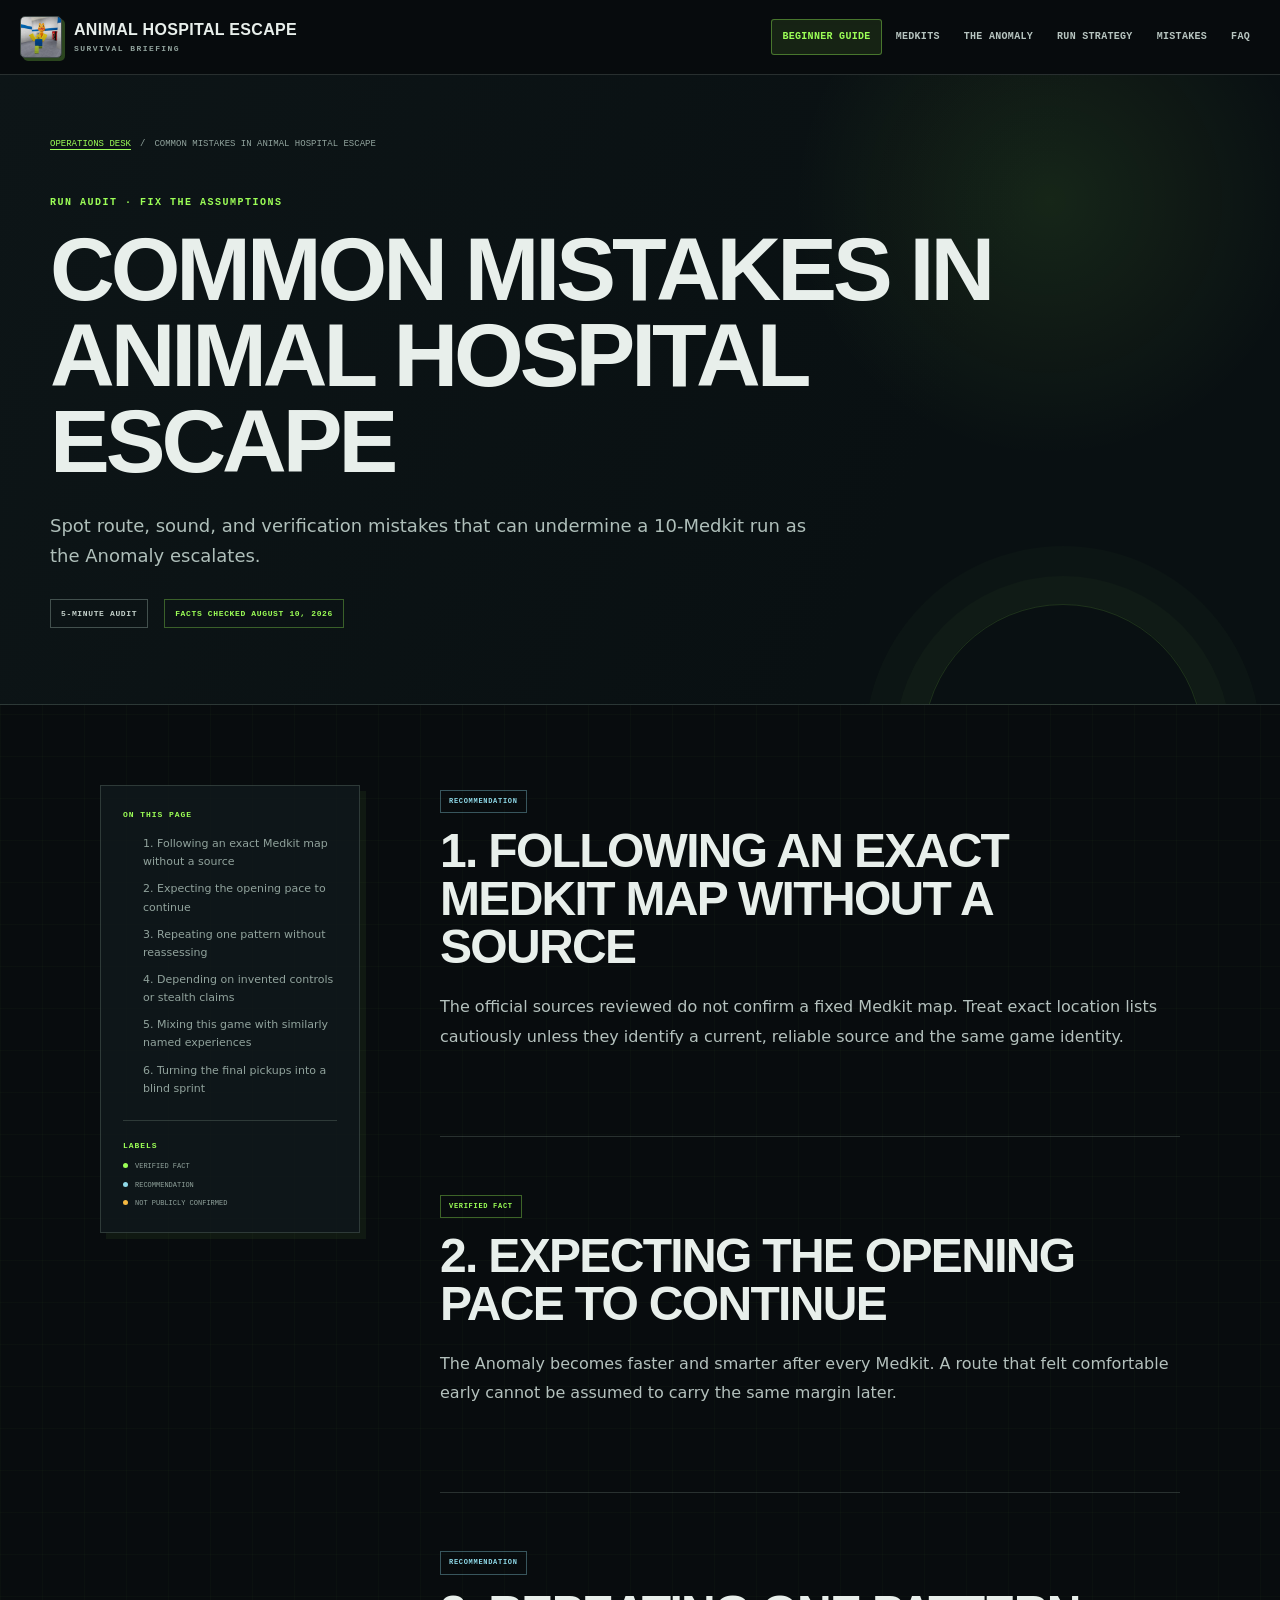
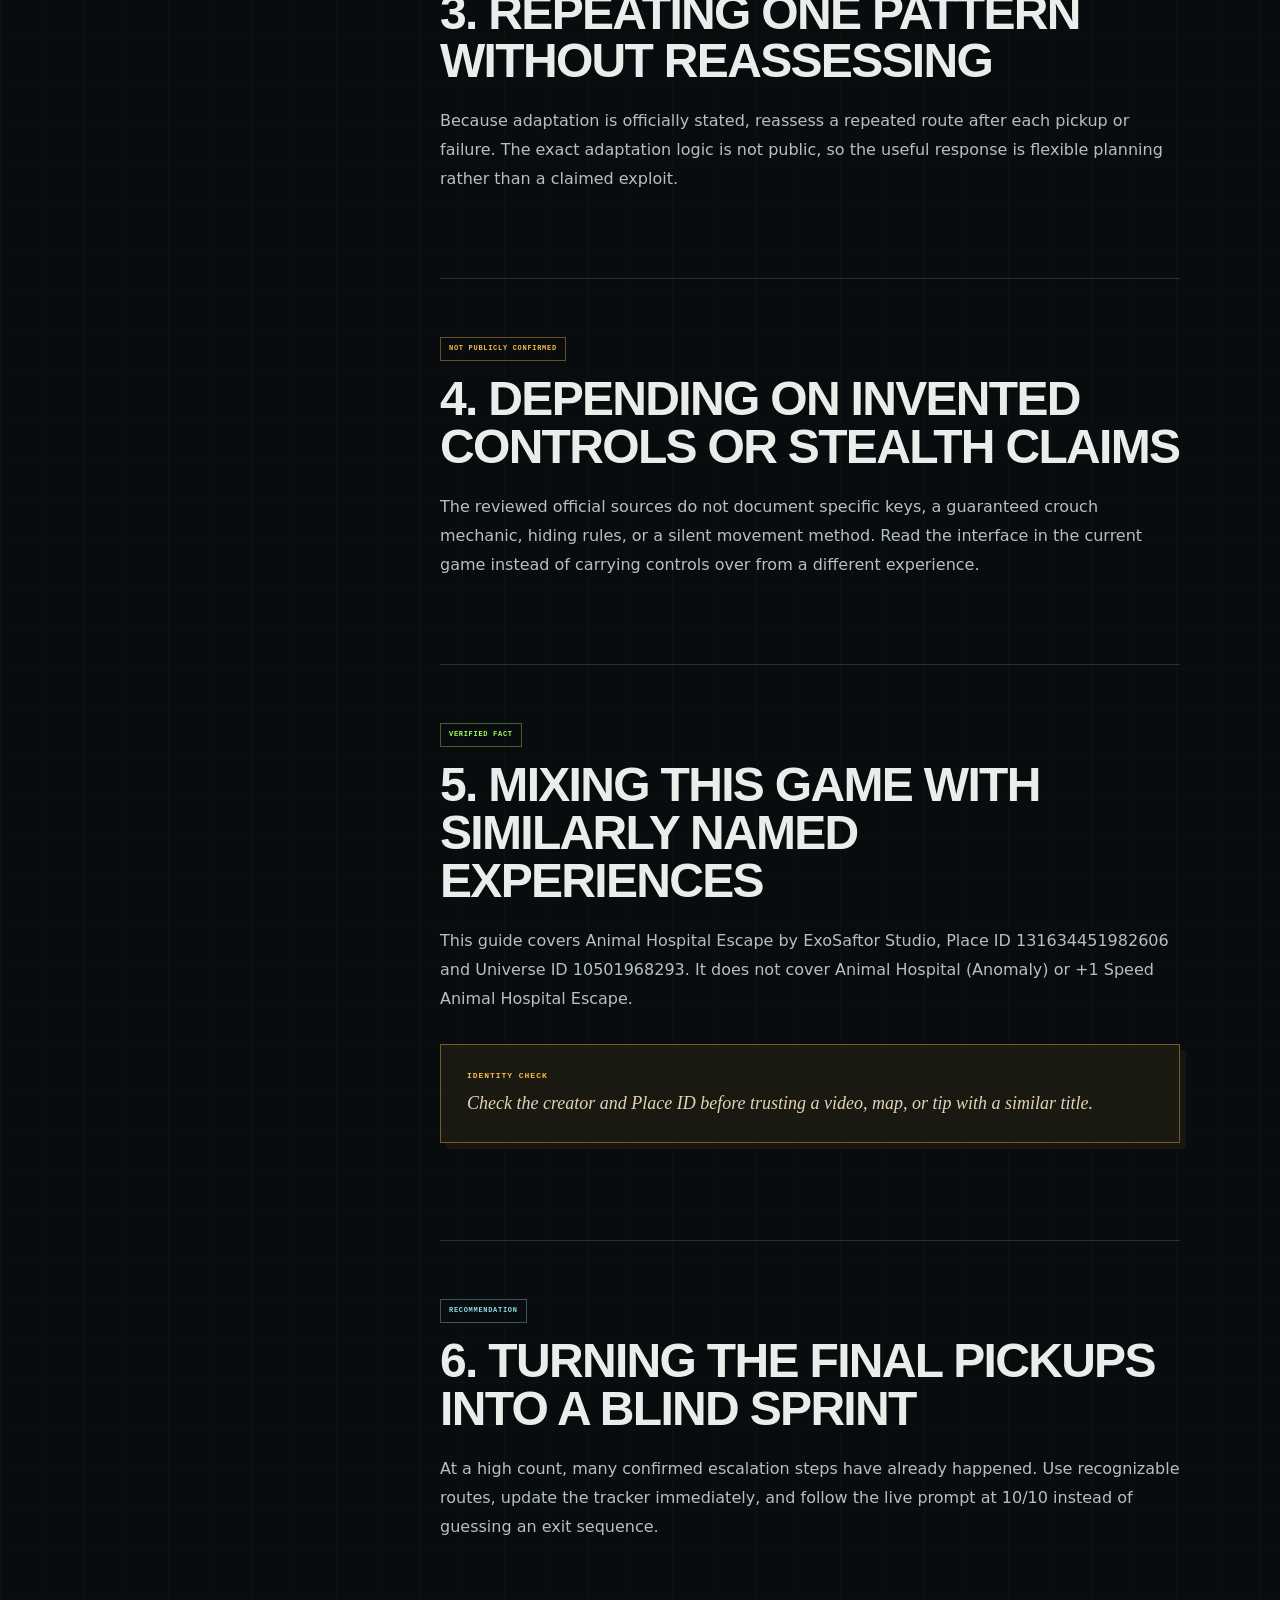
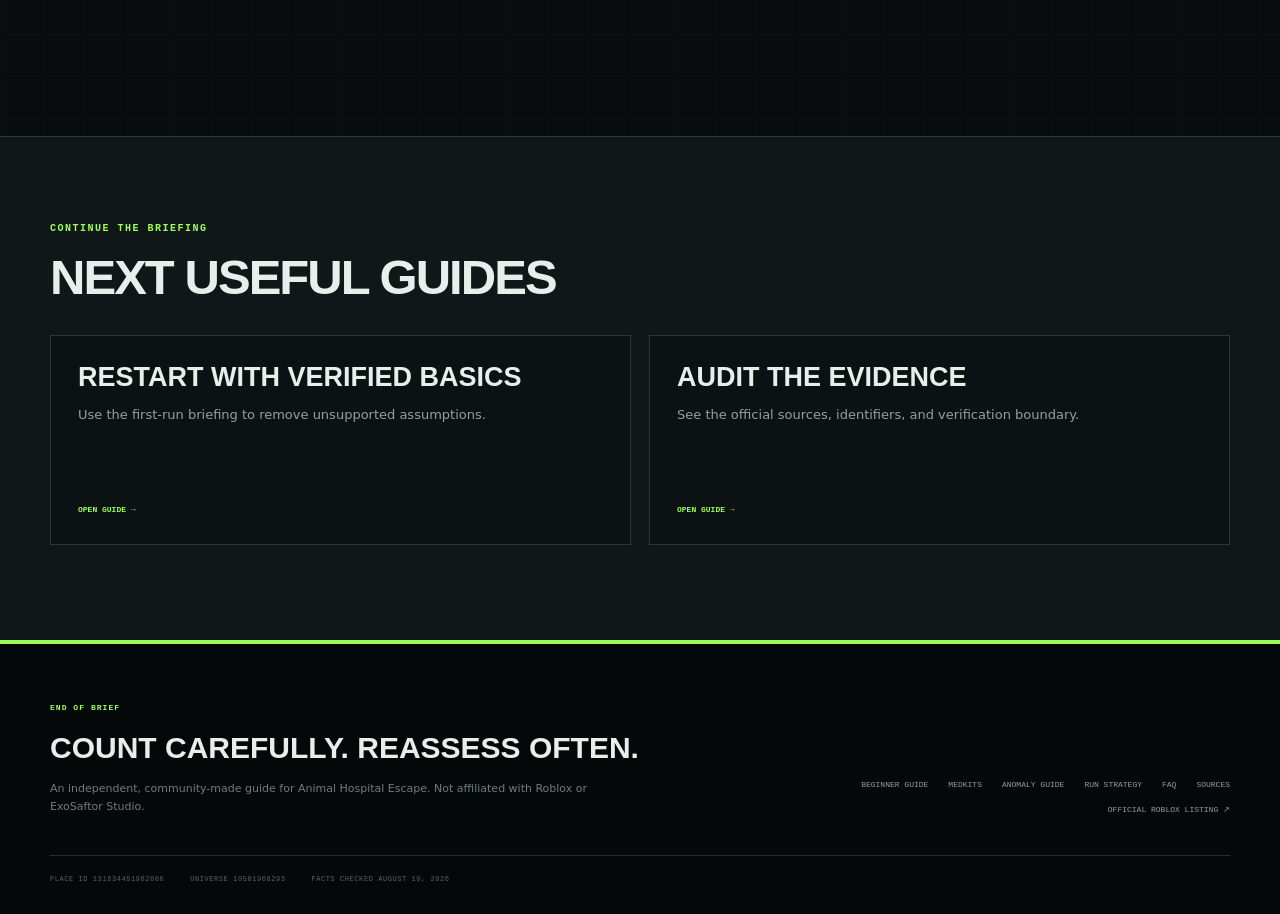
<file: common-mistakes/index.html>
<!DOCTYPE html><html lang="en"><head><meta charSet="utf-8"/><meta name="viewport" content="width=device-width, initial-scale=1"/><link rel="preload" href="/icon.png" as="image"/><link rel="stylesheet" href="/_next/static/chunks/0z8bajowdw31k.css" data-precedence="next"/><link rel="preload" as="script" fetchPriority="low" href="/_next/static/chunks/0jtaw7rr1ugwe.js"/><script src="/_next/static/chunks/08icvac4j189f.js" async=""></script><script src="/_next/static/chunks/05qy0547-363-.js" async=""></script><script src="/_next/static/chunks/03ag4kdei-2c-.js" async=""></script><script src="/_next/static/chunks/turbopack-14~8eeexl72pc.js" async=""></script><script src="/_next/static/chunks/0_s10em0x~t3~.js" async=""></script><script src="/_next/static/chunks/04p6i4.8tu~zs.js" async=""></script><meta name="theme-color" content="#0a1113"/><meta name="color-scheme" content="dark"/><title>Animal Hospital Escape Common Mistakes | Animal Hospital Escape Wiki</title><meta name="description" content="Spot route, sound, and verification mistakes that can undermine a 10-Medkit run as the Anomaly escalates."/><meta name="application-name" content="Animal Hospital Escape Wiki"/><link rel="author" href="https://animal-hospital-escape.wiki"/><meta name="author" content="Animal Hospital Escape Wiki"/><link rel="manifest" href="/manifest.webmanifest"/><meta name="creator" content="Animal Hospital Escape Wiki"/><meta name="publisher" content="Animal Hospital Escape Wiki"/><meta name="category" content="games"/><link rel="canonical" href="https://animal-hospital-escape.wiki/common-mistakes/"/><meta property="og:title" content="Animal Hospital Escape Common Mistakes"/><meta property="og:description" content="Spot route, sound, and verification mistakes that can undermine a 10-Medkit run as the Anomaly escalates."/><meta property="og:url" content="https://animal-hospital-escape.wiki/common-mistakes/"/><meta property="og:site_name" content="Animal Hospital Escape Wiki"/><meta property="og:image" content="https://animal-hospital-escape.wiki/og.png"/><meta property="og:image:width" content="1200"/><meta property="og:image:height" content="627"/><meta property="og:image:alt" content="Animal Hospital Escape beginner guide: 10 Medkits, one escalating threat"/><meta property="og:type" content="article"/><meta name="twitter:card" content="summary_large_image"/><meta name="twitter:title" content="Animal Hospital Escape Common Mistakes"/><meta name="twitter:description" content="Spot route, sound, and verification mistakes that can undermine a 10-Medkit run as the Anomaly escalates."/><meta name="twitter:image" content="https://animal-hospital-escape.wiki/og.png"/><link rel="icon" href="/icon.png" type="image/png"/><link rel="apple-touch-icon" href="/icon.png" type="image/png"/><script src="/_next/static/chunks/03~yq9q893hmn.js" noModule=""></script></head><body><div hidden=""><!--$--><!--/$--></div><div class="site-shell"><a class="skip-link" href="#main-content">Skip to main content</a><header class="site-header"><div class="header-inner"><a class="brand" aria-label="Animal Hospital Escape Wiki home" href="/"><img class="brand-icon" src="/icon.png" alt="" width="42" height="42"/><span><strong>Animal Hospital Escape</strong><small>Survival briefing</small></span></a><nav class="main-nav" aria-label="Main navigation"><a href="/beginner-guide/">Beginner guide</a><a href="/medkits/">Medkits</a><a href="/anomaly-guide/">The Anomaly</a><a href="/run-strategy/">Run strategy</a><a href="/common-mistakes/">Mistakes</a><a href="/faq/">FAQ</a></nav></div></header><main id="main-content"><script type="application/ld+json">{"@context":"https://schema.org","@type":"Article","headline":"Common mistakes in Animal Hospital Escape","description":"Spot route, sound, and verification mistakes that can undermine a 10-Medkit run as the Anomaly escalates.","url":"https://animal-hospital-escape.wiki/common-mistakes/","isPartOf":{"@type":"WebSite","name":"Animal Hospital Escape Wiki","url":"https://animal-hospital-escape.wiki"},"author":{"@type":"Organization","name":"Animal Hospital Escape Wiki"},"about":{"@type":"VideoGame","name":"Animal Hospital Escape","url":"https://www.roblox.com/games/131634451982606/Animal-Hospital-Escape"}}</script><script type="application/ld+json">{"@context":"https://schema.org","@type":"BreadcrumbList","itemListElement":[{"@type":"ListItem","position":1,"name":"Animal Hospital Escape Wiki","item":"https://animal-hospital-escape.wiki"},{"@type":"ListItem","position":2,"name":"Common mistakes in Animal Hospital Escape","item":"https://animal-hospital-escape.wiki/common-mistakes/"}]}</script><section class="guide-hero"><div class="wide-container"><nav class="breadcrumbs" aria-label="Breadcrumb"><a href="/">Operations desk</a><span aria-hidden="true">/</span><span>Common mistakes in Animal Hospital Escape</span></nav><p class="eyebrow">Run audit · Fix the assumptions</p><h1>Common mistakes in Animal Hospital Escape</h1><p class="guide-deck">Spot route, sound, and verification mistakes that can undermine a 10-Medkit run as the Anomaly escalates.</p><div class="guide-meta"><span class="reading-time">5-minute audit</span><span class="verified-date">Facts checked <!-- -->August 10, 2026</span></div></div></section><div class="guide-layout wide-container"><aside class="contents-card" aria-label="On this page"><p>On this page</p><ol><li><a href="#location-lists">1. Following an exact Medkit map without a source</a></li><li><a href="#early-pace">2. Expecting the opening pace to continue</a></li><li><a href="#same-pattern">3. Repeating one pattern without reassessing</a></li><li><a href="#invented-controls">4. Depending on invented controls or stealth claims</a></li><li><a href="#wrong-game">5. Mixing this game with similarly named experiences</a></li><li><a href="#final-rush">6. Turning the final pickups into a blind sprint</a></li></ol><div class="label-key"><span>Labels</span><small>Verified fact</small><small>Recommendation</small><small>Not publicly confirmed</small></div></aside><article class="guide-article"><section id="location-lists"><span class="status-badge status-recommendation">Recommendation</span><h2>1. Following an exact Medkit map without a source</h2><p>The official sources reviewed do not confirm a fixed Medkit map. Treat exact location lists cautiously unless they identify a current, reliable source and the same game identity.</p></section><section id="early-pace"><span class="status-badge status-verified-fact">Verified fact</span><h2>2. Expecting the opening pace to continue</h2><p>The Anomaly becomes faster and smarter after every Medkit. A route that felt comfortable early cannot be assumed to carry the same margin later.</p></section><section id="same-pattern"><span class="status-badge status-recommendation">Recommendation</span><h2>3. Repeating one pattern without reassessing</h2><p>Because adaptation is officially stated, reassess a repeated route after each pickup or failure. The exact adaptation logic is not public, so the useful response is flexible planning rather than a claimed exploit.</p></section><section id="invented-controls"><span class="status-badge status-not-publicly-confirmed">Not publicly confirmed</span><h2>4. Depending on invented controls or stealth claims</h2><p>The reviewed official sources do not document specific keys, a guaranteed crouch mechanic, hiding rules, or a silent movement method. Read the interface in the current game instead of carrying controls over from a different experience.</p></section><section id="wrong-game"><span class="status-badge status-verified-fact">Verified fact</span><h2>5. Mixing this game with similarly named experiences</h2><p>This guide covers Animal Hospital Escape by ExoSaftor Studio, Place ID 131634451982606 and Universe ID 10501968293. It does not cover Animal Hospital (Anomaly) or +1 Speed Animal Hospital Escape.</p><div class="field-note"><strong>Identity check</strong><p>Check the creator and Place ID before trusting a video, map, or tip with a similar title.</p></div></section><section id="final-rush"><span class="status-badge status-recommendation">Recommendation</span><h2>6. Turning the final pickups into a blind sprint</h2><p>At a high count, many confirmed escalation steps have already happened. Use recognizable routes, update the tracker immediately, and follow the live prompt at 10/10 instead of guessing an exit sequence.</p></section></article></div><section class="keep-reading"><div class="wide-container"><p class="eyebrow">Continue the briefing</p><h2>Next useful guides</h2><div class="related-grid"><a class="related-card" href="/beginner-guide/"><strong>Restart with verified basics</strong><span>Use the first-run briefing to remove unsupported assumptions.</span><em>Open guide →</em></a><a class="related-card" href="/sources/"><strong>Audit the evidence</strong><span>See the official sources, identifiers, and verification boundary.</span><em>Open guide →</em></a></div></div></section><!--$--><!--/$--></main><footer class="site-footer"><div class="footer-grid"><div><p class="footer-kicker">END OF BRIEF</p><p class="footer-title">Count carefully. Reassess often.</p><p>An independent, community-made guide for Animal Hospital Escape. Not affiliated with Roblox or <!-- -->ExoSaftor Studio<!-- -->.</p></div><nav aria-label="Footer navigation"><a href="/beginner-guide/">Beginner guide</a><a href="/medkits/">Medkits</a><a href="/anomaly-guide/">Anomaly guide</a><a href="/run-strategy/">Run strategy</a><a href="/faq/">FAQ</a><a href="/sources/">Sources</a><a href="https://www.roblox.com/games/131634451982606/Animal-Hospital-Escape" rel="noreferrer">Official Roblox listing ↗</a></nav></div><div class="footer-identity"><span>Place ID <!-- -->131634451982606</span><span>Universe <!-- -->10501968293</span><span>Facts checked <!-- -->August 10, 2026</span></div></footer></div><script src="/_next/static/chunks/0jtaw7rr1ugwe.js" id="_R_" async=""></script><script>(self.__next_f=self.__next_f||[]).push([0])</script><script>self.__next_f.push([1,"1:\"$Sreact.fragment\"\n2:I[54030,[\"/_next/static/chunks/0_s10em0x~t3~.js\",\"/_next/static/chunks/04p6i4.8tu~zs.js\"],\"\"]\n3:I[70748,[\"/_next/static/chunks/0_s10em0x~t3~.js\",\"/_next/static/chunks/04p6i4.8tu~zs.js\"],\"default\"]\n4:I[19897,[\"/_next/static/chunks/0_s10em0x~t3~.js\",\"/_next/static/chunks/04p6i4.8tu~zs.js\"],\"default\"]\nc:I[76186,[\"/_next/static/chunks/0_s10em0x~t3~.js\",\"/_next/static/chunks/04p6i4.8tu~zs.js\"],\"default\",1]\n:HL[\"/_next/static/chunks/0z8bajowdw31k.css\",\"style\"]\n:HL[\"/icon.png\",\"image\"]\n"])</script><script>self.__next_f.push([1,"0:{\"P\":null,\"c\":[\"\",\"common-mistakes\",\"\"],\"q\":\"\",\"i\":false,\"f\":[[[\"\",{\"children\":[\"common-mistakes\",{\"children\":[\"__PAGE__\",{}]}]},\"$undefined\",\"$undefined\",16],[[\"$\",\"$1\",\"c\",{\"children\":[[[\"$\",\"link\",\"0\",{\"rel\":\"stylesheet\",\"href\":\"/_next/static/chunks/0z8bajowdw31k.css\",\"precedence\":\"next\",\"crossOrigin\":\"$undefined\",\"nonce\":\"$undefined\"}],[\"$\",\"script\",\"script-0\",{\"src\":\"/_next/static/chunks/0_s10em0x~t3~.js\",\"async\":true,\"nonce\":\"$undefined\"}],[\"$\",\"script\",\"script-1\",{\"src\":\"/_next/static/chunks/04p6i4.8tu~zs.js\",\"async\":true,\"nonce\":\"$undefined\"}]],[\"$\",\"html\",null,{\"lang\":\"en\",\"children\":[\"$\",\"body\",null,{\"children\":[\"$\",\"div\",null,{\"className\":\"site-shell\",\"children\":[[\"$\",\"a\",null,{\"className\":\"skip-link\",\"href\":\"#main-content\",\"children\":\"Skip to main content\"}],[\"$\",\"header\",null,{\"className\":\"site-header\",\"children\":[\"$\",\"div\",null,{\"className\":\"header-inner\",\"children\":[[\"$\",\"$L2\",null,{\"className\":\"brand\",\"href\":\"/\",\"aria-label\":\"Animal Hospital Escape Wiki home\",\"children\":[[\"$\",\"img\",null,{\"className\":\"brand-icon\",\"src\":\"/icon.png\",\"alt\":\"\",\"width\":42,\"height\":42}],[\"$\",\"span\",null,{\"children\":[[\"$\",\"strong\",null,{\"children\":\"Animal Hospital Escape\"}],[\"$\",\"small\",null,{\"children\":\"Survival briefing\"}]]}]]}],[\"$\",\"nav\",null,{\"className\":\"main-nav\",\"aria-label\":\"Main navigation\",\"children\":[[\"$\",\"$L2\",\"/beginner-guide\",{\"href\":\"/beginner-guide\",\"children\":\"Beginner guide\"}],[\"$\",\"$L2\",\"/medkits\",{\"href\":\"/medkits\",\"children\":\"Medkits\"}],[\"$\",\"$L2\",\"/anomaly-guide\",{\"href\":\"/anomaly-guide\",\"children\":\"The Anomaly\"}],[\"$\",\"$L2\",\"/run-strategy\",{\"href\":\"/run-strategy\",\"children\":\"Run strategy\"}],[\"$\",\"$L2\",\"/common-mistakes\",{\"href\":\"/common-mistakes\",\"children\":\"Mistakes\"}],[\"$\",\"$L2\",\"/faq\",{\"href\":\"/faq\",\"children\":\"FAQ\"}]]}]]}]}],[\"$\",\"main\",null,{\"id\":\"main-content\",\"children\":[\"$\",\"$L3\",null,{\"parallelRouterKey\":\"children\",\"error\":\"$undefined\",\"errorStyles\":\"$undefined\",\"errorScripts\":\"$undefined\",\"template\":[\"$\",\"$L4\",null,{}],\"templateStyles\":\"$undefined\",\"templateScripts\":\"$undefined\",\"notFound\":[[[\"$\",\"title\",null,{\"children\":\"404: This page could not be found.\"}],[\"$\",\"div\",null,{\"style\":{\"fontFamily\":\"system-ui,\\\"Segoe UI\\\",Roboto,Helvetica,Arial,sans-serif,\\\"Apple Color Emoji\\\",\\\"Segoe UI Emoji\\\"\",\"height\":\"100vh\",\"textAlign\":\"center\",\"display\":\"flex\",\"flexDirection\":\"column\",\"alignItems\":\"center\",\"justifyContent\":\"center\"},\"children\":[\"$\",\"div\",null,{\"children\":[[\"$\",\"style\",null,{\"dangerouslySetInnerHTML\":{\"__html\":\"body{color:#000;background:#fff;margin:0}.next-error-h1{border-right:1px solid rgba(0,0,0,.3)}@media (prefers-color-scheme:dark){body{color:#fff;background:#000}.next-error-h1{border-right:1px solid rgba(255,255,255,.3)}}\"}}],[\"$\",\"h1\",null,{\"className\":\"next-error-h1\",\"style\":{\"display\":\"inline-block\",\"margin\":\"0 20px 0 0\",\"padding\":\"0 23px 0 0\",\"fontSize\":24,\"fontWeight\":500,\"verticalAlign\":\"top\",\"lineHeight\":\"49px\"},\"children\":404}],[\"$\",\"div\",null,{\"style\":{\"display\":\"inline-block\"},\"children\":[\"$\",\"h2\",null,{\"style\":{\"fontSize\":14,\"fontWeight\":400,\"lineHeight\":\"49px\",\"margin\":0},\"children\":\"This page could not be found.\"}]}]]}]}]],[]],\"forbidden\":\"$undefined\",\"unauthorized\":\"$undefined\"}]}],[\"$\",\"footer\",null,{\"className\":\"site-footer\",\"children\":[[\"$\",\"div\",null,{\"className\":\"footer-grid\",\"children\":[[\"$\",\"div\",null,{\"children\":[[\"$\",\"p\",null,{\"className\":\"footer-kicker\",\"children\":\"END OF BRIEF\"}],[\"$\",\"p\",null,{\"className\":\"footer-title\",\"children\":\"Count carefully. Reassess often.\"}],[\"$\",\"p\",null,{\"children\":[\"An independent, community-made guide for Animal Hospital Escape. Not affiliated with Roblox or \",\"ExoSaftor Studio\",\".\"]}]]}],[\"$\",\"nav\",null,{\"aria-label\":\"Footer navigation\",\"children\":[[\"$\",\"$L2\",null,{\"href\":\"/beginner-guide\",\"children\":\"Beginner guide\"}],[\"$\",\"$L2\",null,{\"href\":\"/medkits\",\"children\":\"Medkits\"}],[\"$\",\"$L2\",null,{\"href\":\"/anomaly-guide\",\"children\":\"Anomaly guide\"}],[\"$\",\"$L2\",null,{\"href\":\"/run-strategy\",\"children\":\"Run strategy\"}],[\"$\",\"$L2\",null,{\"href\":\"/faq\",\"children\":\"FAQ\"}],[\"$\",\"$L2\",null,{\"href\":\"/sources\",\"children\":\"Sources\"}],[\"$\",\"a\",null,{\"href\":\"https://www.roblox.com/games/131634451982606/Animal-Hospital-Escape\",\"rel\":\"noreferrer\",\"children\":\"Official Roblox listing ↗\"}]]}]]}],[\"$\",\"div\",null,{\"className\":\"footer-identity\",\"children\":[[\"$\",\"span\",null,{\"children\":[\"Place ID \",\"131634451982606\"]}],[\"$\",\"span\",null,{\"children\":[\"Universe \",\"10501968293\"]}],[\"$\",\"span\",null,{\"children\":[\"Facts checked \",\"August 10, 2026\"]}]]}]]}]]}]}]}]]}],{\"children\":[[\"$\",\"$1\",\"c\",{\"children\":[null,[\"$\",\"$L3\",null,{\"parallelRouterKey\":\"children\",\"error\":\"$undefined\",\"errorStyles\":\"$undefined\",\"errorScripts\":\"$undefined\",\"template\":[\"$\",\"$L4\",null,{}],\"templateStyles\":\"$undefined\",\"templateScripts\":\"$undefined\",\"notFound\":\"$undefined\",\"forbidden\":\"$undefined\",\"unauthorized\":\"$undefined\"}]]}],{\"children\":[[\"$\",\"$1\",\"c\",{\"children\":[[[\"$\",\"script\",null,{\"type\":\"application/ld+json\",\"dangerouslySetInnerHTML\":{\"__html\":\"{\\\"@context\\\":\\\"https://schema.org\\\",\\\"@type\\\":\\\"Article\\\",\\\"headline\\\":\\\"Common mistakes in Animal Hospital Escape\\\",\\\"description\\\":\\\"Spot route, sound, and verification mistakes that can undermine a 10-Medkit run as the Anomaly escalates.\\\",\\\"url\\\":\\\"https://animal-hospital-escape.wiki/common-mistakes/\\\",\\\"isPartOf\\\":{\\\"@type\\\":\\\"WebSite\\\",\\\"name\\\":\\\"Animal Hospital Escape Wiki\\\",\\\"url\\\":\\\"https://animal-hospital-escape.wiki\\\"},\\\"author\\\":{\\\"@type\\\":\\\"Organization\\\",\\\"name\\\":\\\"Animal Hospital Escape Wiki\\\"},\\\"about\\\":{\\\"@type\\\":\\\"VideoGame\\\",\\\"name\\\":\\\"Animal Hospital Escape\\\",\\\"url\\\":\\\"https://www.roblox.com/games/131634451982606/Animal-Hospital-Escape\\\"}}\"}}],\"$L5\",\"$L6\",\"$L7\",\"$L8\"],null,\"$L9\"]}],{},null,false,null]},null,false,\"$@a\"]},null,false,null],\"$Lb\",false]],\"m\":\"$undefined\",\"G\":[\"$c\",[\"$Ld\"]],\"S\":true,\"h\":null,\"s\":\"$undefined\",\"l\":\"$undefined\",\"p\":\"$undefined\",\"d\":\"$undefined\",\"b\":\"_3tF1WsGMRAiJcGE-7hFd\"}\n"])</script><script>self.__next_f.push([1,"10:I[21703,[\"/_next/static/chunks/0_s10em0x~t3~.js\",\"/_next/static/chunks/04p6i4.8tu~zs.js\"],\"OutletBoundary\"]\n11:\"$Sreact.suspense\"\n14:I[21703,[\"/_next/static/chunks/0_s10em0x~t3~.js\",\"/_next/static/chunks/04p6i4.8tu~zs.js\"],\"ViewportBoundary\"]\n16:I[21703,[\"/_next/static/chunks/0_s10em0x~t3~.js\",\"/_next/static/chunks/04p6i4.8tu~zs.js\"],\"MetadataBoundary\"]\n5:[\"$\",\"script\",null,{\"type\":\"application/ld+json\",\"dangerouslySetInnerHTML\":{\"__html\":\"{\\\"@context\\\":\\\"https://schema.org\\\",\\\"@type\\\":\\\"BreadcrumbList\\\",\\\"itemListElement\\\":[{\\\"@type\\\":\\\"ListItem\\\",\\\"position\\\":1,\\\"name\\\":\\\"Animal Hospital Escape Wiki\\\",\\\"item\\\":\\\"https://animal-hospital-escape.wiki\\\"},{\\\"@type\\\":\\\"ListItem\\\",\\\"position\\\":2,\\\"name\\\":\\\"Common mistakes in Animal Hospital Escape\\\",\\\"item\\\":\\\"https://animal-hospital-escape.wiki/common-mistakes/\\\"}]}\"}}]\n6:[\"$\",\"section\",null,{\"className\":\"guide-hero\",\"children\":[\"$\",\"div\",null,{\"className\":\"wide-container\",\"children\":[[\"$\",\"nav\",null,{\"className\":\"breadcrumbs\",\"aria-label\":\"Breadcrumb\",\"children\":[[\"$\",\"$L2\",null,{\"href\":\"/\",\"children\":\"Operations desk\"}],[\"$\",\"span\",null,{\"aria-hidden\":\"true\",\"children\":\"/\"}],[\"$\",\"span\",null,{\"children\":\"Common mistakes in Animal Hospital Escape\"}]]}],[\"$\",\"p\",null,{\"className\":\"eyebrow\",\"children\":\"Run audit · Fix the assumptions\"}],[\"$\",\"h1\",null,{\"children\":\"Common mistakes in Animal Hospital Escape\"}],[\"$\",\"p\",null,{\"className\":\"guide-deck\",\"children\":\"Spot route, sound, and verification mistakes that can undermine a 10-Medkit run as the Anomaly escalates.\"}],[\"$\",\"div\",null,{\"className\":\"guide-meta\",\"children\":[[\"$\",\"span\",null,{\"className\":\"reading-time\",\"children\":\"5-minute audit\"}],[\"$\",\"span\",null,{\"className\":\"verified-date\",\"children\":[\"Facts checked \",\"August 10, 2026\"]}]]}]]}]}]\n"])</script><script>self.__next_f.push([1,"7:[\"$\",\"div\",null,{\"className\":\"guide-layout wide-container\",\"children\":[[\"$\",\"aside\",null,{\"className\":\"contents-card\",\"aria-label\":\"On this page\",\"children\":[[\"$\",\"p\",null,{\"children\":\"On this page\"}],[\"$\",\"ol\",null,{\"children\":[[\"$\",\"li\",\"location-lists\",{\"children\":[\"$\",\"a\",null,{\"href\":\"#location-lists\",\"children\":\"1. Following an exact Medkit map without a source\"}]}],[\"$\",\"li\",\"early-pace\",{\"children\":[\"$\",\"a\",null,{\"href\":\"#early-pace\",\"children\":\"2. Expecting the opening pace to continue\"}]}],[\"$\",\"li\",\"same-pattern\",{\"children\":[\"$\",\"a\",null,{\"href\":\"#same-pattern\",\"children\":\"3. Repeating one pattern without reassessing\"}]}],[\"$\",\"li\",\"invented-controls\",{\"children\":[\"$\",\"a\",null,{\"href\":\"#invented-controls\",\"children\":\"4. Depending on invented controls or stealth claims\"}]}],[\"$\",\"li\",\"wrong-game\",{\"children\":[\"$\",\"a\",null,{\"href\":\"#wrong-game\",\"children\":\"5. Mixing this game with similarly named experiences\"}]}],[\"$\",\"li\",\"final-rush\",{\"children\":[\"$\",\"a\",null,{\"href\":\"#final-rush\",\"children\":\"6. Turning the final pickups into a blind sprint\"}]}]]}],[\"$\",\"div\",null,{\"className\":\"label-key\",\"children\":[[\"$\",\"span\",null,{\"children\":\"Labels\"}],[\"$\",\"small\",null,{\"children\":\"Verified fact\"}],[\"$\",\"small\",null,{\"children\":\"Recommendation\"}],[\"$\",\"small\",null,{\"children\":\"Not publicly confirmed\"}]]}]]}],[\"$\",\"article\",null,{\"className\":\"guide-article\",\"children\":[[\"$\",\"section\",\"location-lists\",{\"id\":\"location-lists\",\"children\":[[\"$\",\"span\",null,{\"className\":\"status-badge status-recommendation\",\"children\":\"Recommendation\"}],[\"$\",\"h2\",null,{\"children\":\"1. Following an exact Medkit map without a source\"}],[[\"$\",\"p\",\"The official sources reviewed do not confirm a fixed Medkit map. Treat exact location lists cautiously unless they identify a current, reliable source and the same game identity.\",{\"children\":\"The official sources reviewed do not confirm a fixed Medkit map. Treat exact location lists cautiously unless they identify a current, reliable source and the same game identity.\"}]],\"$undefined\",\"$undefined\"]}],[\"$\",\"section\",\"early-pace\",{\"id\":\"early-pace\",\"children\":[[\"$\",\"span\",null,{\"className\":\"status-badge status-verified-fact\",\"children\":\"Verified fact\"}],[\"$\",\"h2\",null,{\"children\":\"2. Expecting the opening pace to continue\"}],[[\"$\",\"p\",\"The Anomaly becomes faster and smarter after every Medkit. A route that felt comfortable early cannot be assumed to carry the same margin later.\",{\"children\":\"The Anomaly becomes faster and smarter after every Medkit. A route that felt comfortable early cannot be assumed to carry the same margin later.\"}]],\"$undefined\",\"$undefined\"]}],[\"$\",\"section\",\"same-pattern\",{\"id\":\"same-pattern\",\"children\":[[\"$\",\"span\",null,{\"className\":\"status-badge status-recommendation\",\"children\":\"Recommendation\"}],[\"$\",\"h2\",null,{\"children\":\"3. Repeating one pattern without reassessing\"}],[[\"$\",\"p\",\"Because adaptation is officially stated, reassess a repeated route after each pickup or failure. The exact adaptation logic is not public, so the useful response is flexible planning rather than a claimed exploit.\",{\"children\":\"Because adaptation is officially stated, reassess a repeated route after each pickup or failure. The exact adaptation logic is not public, so the useful response is flexible planning rather than a claimed exploit.\"}]],\"$undefined\",\"$undefined\"]}],[\"$\",\"section\",\"invented-controls\",{\"id\":\"invented-controls\",\"children\":[[\"$\",\"span\",null,{\"className\":\"status-badge status-not-publicly-confirmed\",\"children\":\"Not publicly confirmed\"}],[\"$\",\"h2\",null,{\"children\":\"4. Depending on invented controls or stealth claims\"}],[[\"$\",\"p\",\"The reviewed official sources do not document specific keys, a guaranteed crouch mechanic, hiding rules, or a silent movement method. Read the interface in the current game instead of carrying controls over from a different experience.\",{\"children\":\"The reviewed official sources do not document specific keys, a guaranteed crouch mechanic, hiding rules, or a silent movement method. Read the interface in the current game instead of carrying controls over from a different experience.\"}]],\"$undefined\",\"$undefined\"]}],\"$Le\",\"$Lf\"]}]]}]\n"])</script><script>self.__next_f.push([1,"8:[\"$\",\"section\",null,{\"className\":\"keep-reading\",\"children\":[\"$\",\"div\",null,{\"className\":\"wide-container\",\"children\":[[\"$\",\"p\",null,{\"className\":\"eyebrow\",\"children\":\"Continue the briefing\"}],[\"$\",\"h2\",null,{\"children\":\"Next useful guides\"}],[\"$\",\"div\",null,{\"className\":\"related-grid\",\"children\":[[\"$\",\"$L2\",\"/beginner-guide\",{\"className\":\"related-card\",\"href\":\"/beginner-guide\",\"children\":[[\"$\",\"strong\",null,{\"children\":\"Restart with verified basics\"}],[\"$\",\"span\",null,{\"children\":\"Use the first-run briefing to remove unsupported assumptions.\"}],[\"$\",\"em\",null,{\"children\":\"Open guide →\"}]]}],[\"$\",\"$L2\",\"/sources\",{\"className\":\"related-card\",\"href\":\"/sources\",\"children\":[[\"$\",\"strong\",null,{\"children\":\"Audit the evidence\"}],[\"$\",\"span\",null,{\"children\":\"See the official sources, identifiers, and verification boundary.\"}],[\"$\",\"em\",null,{\"children\":\"Open guide →\"}]]}]]}]]}]}]\n9:[\"$\",\"$L10\",null,{\"children\":[\"$\",\"$11\",null,{\"name\":\"Next.MetadataOutlet\",\"children\":\"$@12\"}]}]\n13:[]\na:\"$W13\"\nb:[\"$\",\"$1\",\"h\",{\"children\":[null,[\"$\",\"$L14\",null,{\"children\":\"$L15\"}],[\"$\",\"div\",null,{\"hidden\":true,\"children\":[\"$\",\"$L16\",null,{\"children\":[\"$\",\"$11\",null,{\"name\":\"Next.Metadata\",\"children\":\"$L17\"}]}]}],null]}]\nd:[\"$\",\"link\",\"0\",{\"rel\":\"stylesheet\",\"href\":\"/_next/static/chunks/0z8bajowdw31k.css\",\"precedence\":\"next\",\"crossOrigin\":\"$undefined\",\"nonce\":\"$undefined\"}]\n"])</script><script>self.__next_f.push([1,"e:[\"$\",\"section\",\"wrong-game\",{\"id\":\"wrong-game\",\"children\":[[\"$\",\"span\",null,{\"className\":\"status-badge status-verified-fact\",\"children\":\"Verified fact\"}],[\"$\",\"h2\",null,{\"children\":\"5. Mixing this game with similarly named experiences\"}],[[\"$\",\"p\",\"This guide covers Animal Hospital Escape by ExoSaftor Studio, Place ID 131634451982606 and Universe ID 10501968293. It does not cover Animal Hospital (Anomaly) or +1 Speed Animal Hospital Escape.\",{\"children\":\"This guide covers Animal Hospital Escape by ExoSaftor Studio, Place ID 131634451982606 and Universe ID 10501968293. It does not cover Animal Hospital (Anomaly) or +1 Speed Animal Hospital Escape.\"}]],\"$undefined\",[\"$\",\"div\",null,{\"className\":\"field-note\",\"children\":[[\"$\",\"strong\",null,{\"children\":\"Identity check\"}],[\"$\",\"p\",null,{\"children\":\"Check the creator and Place ID before trusting a video, map, or tip with a similar title.\"}]]}]]}]\nf:[\"$\",\"section\",\"final-rush\",{\"id\":\"final-rush\",\"children\":[[\"$\",\"span\",null,{\"className\":\"status-badge status-recommendation\",\"children\":\"Recommendation\"}],[\"$\",\"h2\",null,{\"children\":\"6. Turning the final pickups into a blind sprint\"}],[[\"$\",\"p\",\"At a high count, many confirmed escalation steps have already happened. Use recognizable routes, update the tracker immediately, and follow the live prompt at 10/10 instead of guessing an exit sequence.\",{\"children\":\"At a high count, many confirmed escalation steps have already happened. Use recognizable routes, update the tracker immediately, and follow the live prompt at 10/10 instead of guessing an exit sequence.\"}]],\"$undefined\",\"$undefined\"]}]\n"])</script><script>self.__next_f.push([1,"15:[[\"$\",\"meta\",\"0\",{\"charSet\":\"utf-8\"}],[\"$\",\"meta\",\"1\",{\"name\":\"viewport\",\"content\":\"width=device-width, initial-scale=1\"}],[\"$\",\"meta\",\"2\",{\"name\":\"theme-color\",\"content\":\"#0a1113\"}],[\"$\",\"meta\",\"3\",{\"name\":\"color-scheme\",\"content\":\"dark\"}]]\n"])</script><script>self.__next_f.push([1,"18:I[41410,[\"/_next/static/chunks/0_s10em0x~t3~.js\",\"/_next/static/chunks/04p6i4.8tu~zs.js\"],\"IconMark\"]\n12:null\n"])</script><script>self.__next_f.push([1,"17:[[\"$\",\"title\",\"0\",{\"children\":\"Animal Hospital Escape Common Mistakes | Animal Hospital Escape Wiki\"}],[\"$\",\"meta\",\"1\",{\"name\":\"description\",\"content\":\"Spot route, sound, and verification mistakes that can undermine a 10-Medkit run as the Anomaly escalates.\"}],[\"$\",\"meta\",\"2\",{\"name\":\"application-name\",\"content\":\"Animal Hospital Escape Wiki\"}],[\"$\",\"link\",\"3\",{\"rel\":\"author\",\"href\":\"https://animal-hospital-escape.wiki\"}],[\"$\",\"meta\",\"4\",{\"name\":\"author\",\"content\":\"Animal Hospital Escape Wiki\"}],[\"$\",\"link\",\"5\",{\"rel\":\"manifest\",\"href\":\"/manifest.webmanifest\",\"crossOrigin\":\"$undefined\"}],[\"$\",\"meta\",\"6\",{\"name\":\"creator\",\"content\":\"Animal Hospital Escape Wiki\"}],[\"$\",\"meta\",\"7\",{\"name\":\"publisher\",\"content\":\"Animal Hospital Escape Wiki\"}],[\"$\",\"meta\",\"8\",{\"name\":\"category\",\"content\":\"games\"}],[\"$\",\"link\",\"9\",{\"rel\":\"canonical\",\"href\":\"https://animal-hospital-escape.wiki/common-mistakes/\"}],[\"$\",\"meta\",\"10\",{\"property\":\"og:title\",\"content\":\"Animal Hospital Escape Common Mistakes\"}],[\"$\",\"meta\",\"11\",{\"property\":\"og:description\",\"content\":\"Spot route, sound, and verification mistakes that can undermine a 10-Medkit run as the Anomaly escalates.\"}],[\"$\",\"meta\",\"12\",{\"property\":\"og:url\",\"content\":\"https://animal-hospital-escape.wiki/common-mistakes/\"}],[\"$\",\"meta\",\"13\",{\"property\":\"og:site_name\",\"content\":\"Animal Hospital Escape Wiki\"}],[\"$\",\"meta\",\"14\",{\"property\":\"og:image\",\"content\":\"https://animal-hospital-escape.wiki/og.png\"}],[\"$\",\"meta\",\"15\",{\"property\":\"og:image:width\",\"content\":\"1200\"}],[\"$\",\"meta\",\"16\",{\"property\":\"og:image:height\",\"content\":\"627\"}],[\"$\",\"meta\",\"17\",{\"property\":\"og:image:alt\",\"content\":\"Animal Hospital Escape beginner guide: 10 Medkits, one escalating threat\"}],[\"$\",\"meta\",\"18\",{\"property\":\"og:type\",\"content\":\"article\"}],[\"$\",\"meta\",\"19\",{\"name\":\"twitter:card\",\"content\":\"summary_large_image\"}],[\"$\",\"meta\",\"20\",{\"name\":\"twitter:title\",\"content\":\"Animal Hospital Escape Common Mistakes\"}],[\"$\",\"meta\",\"21\",{\"name\":\"twitter:description\",\"content\":\"Spot route, sound, and verification mistakes that can undermine a 10-Medkit run as the Anomaly escalates.\"}],[\"$\",\"meta\",\"22\",{\"name\":\"twitter:image\",\"content\":\"https://animal-hospital-escape.wiki/og.png\"}],[\"$\",\"link\",\"23\",{\"rel\":\"icon\",\"href\":\"/icon.png\",\"type\":\"image/png\"}],[\"$\",\"link\",\"24\",{\"rel\":\"apple-touch-icon\",\"href\":\"/icon.png\",\"type\":\"image/png\"}],[\"$\",\"$L18\",\"25\",{}]]\n"])</script>  <!-- adsterra-code-handoff:artifact-runtime:start -->
  <script type="module" src="/adsterra/runtime.js" data-adsterra-artifact-runtime data-global-fallback="true"></script>
  <!-- adsterra-code-handoff:artifact-runtime:end -->
</body></html>
</file>
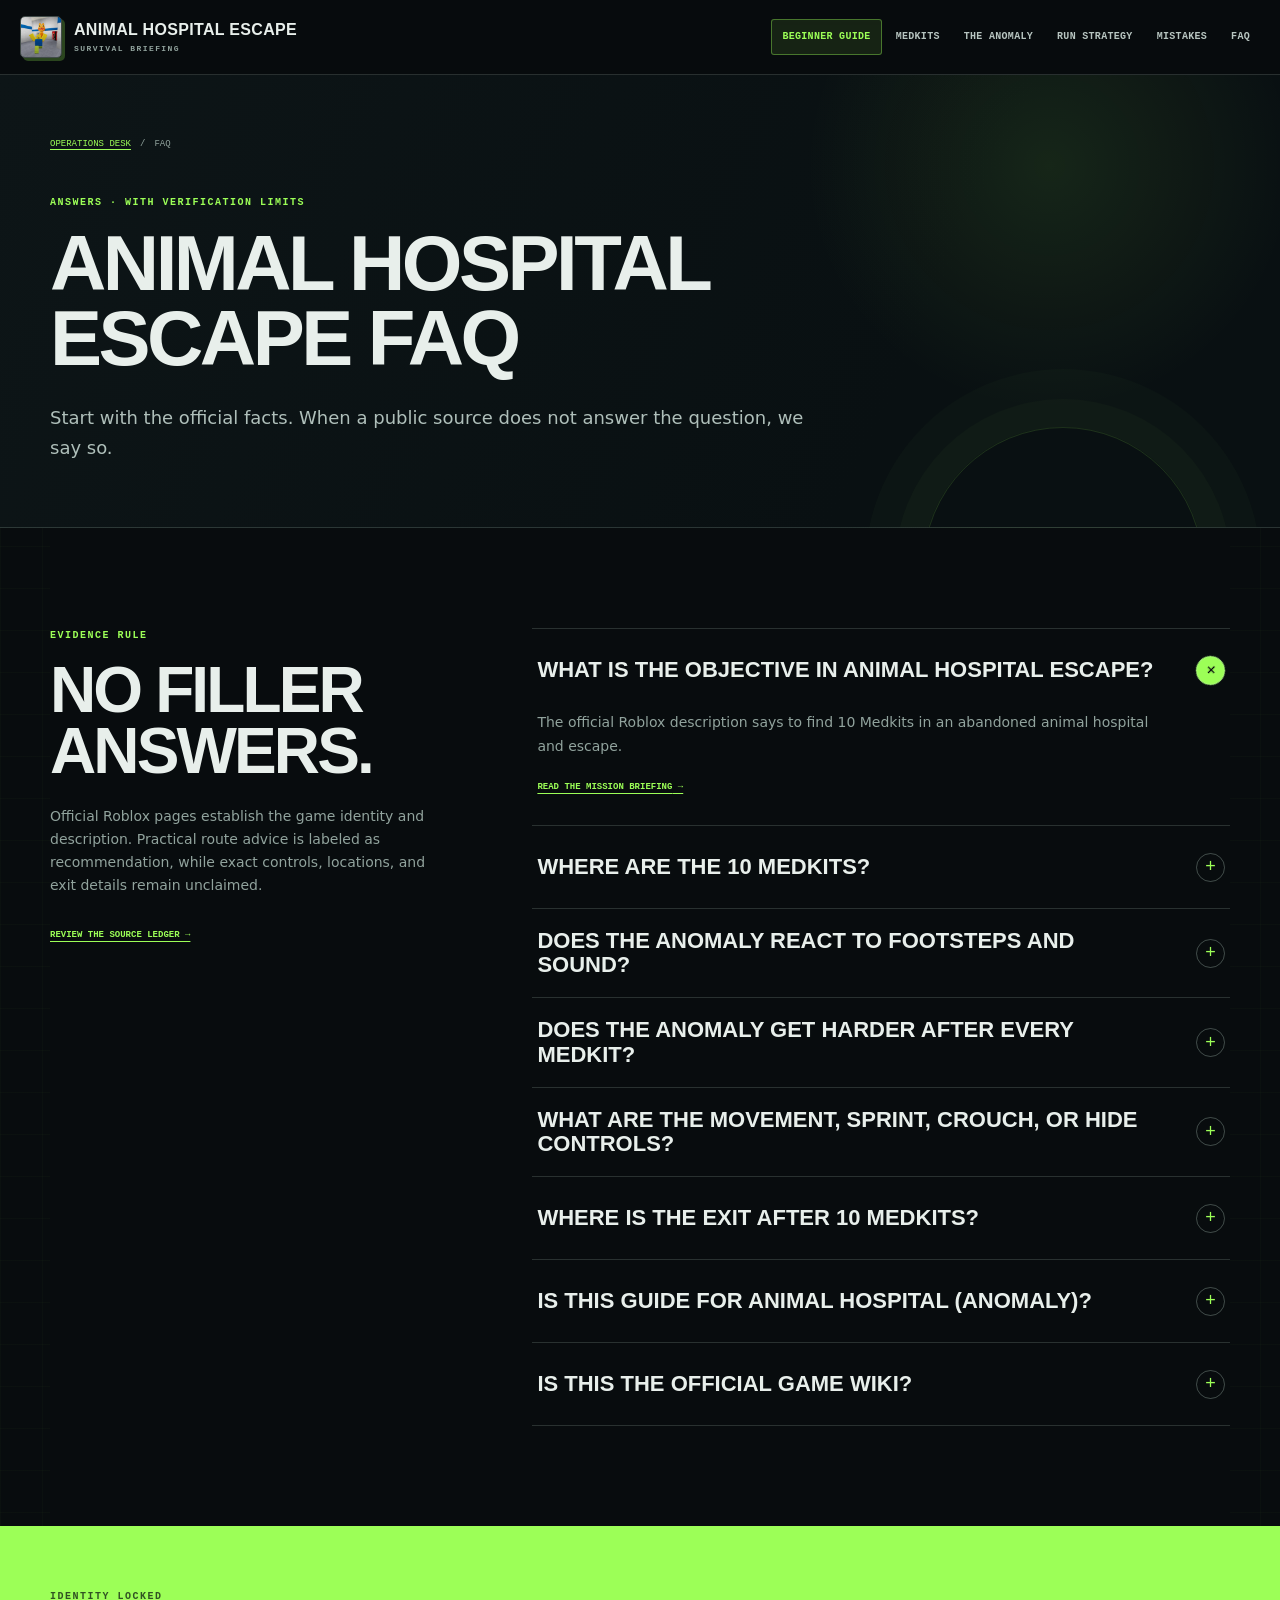
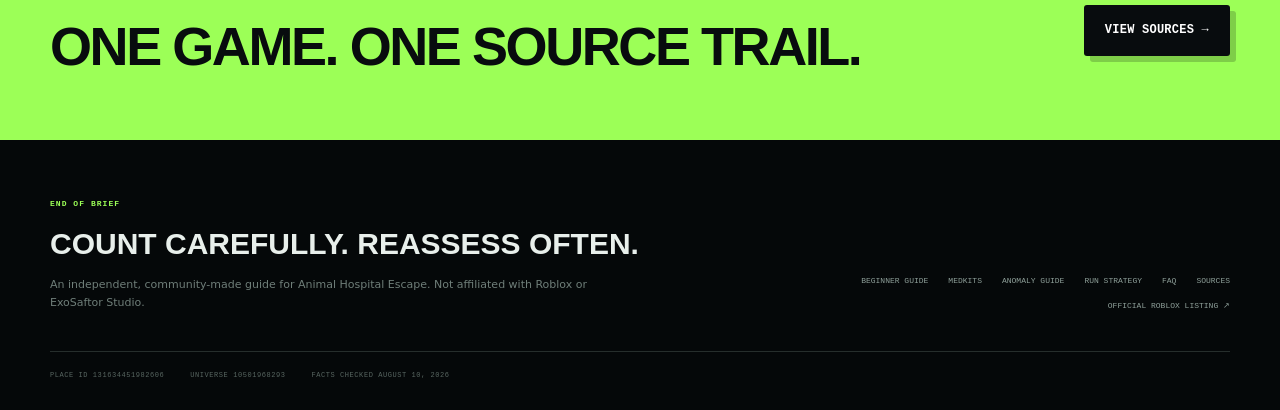
<file: faq/index.html>
<!DOCTYPE html><html lang="en"><head><meta charSet="utf-8"/><meta name="viewport" content="width=device-width, initial-scale=1"/><link rel="preload" href="/icon.png" as="image"/><link rel="stylesheet" href="/_next/static/chunks/0z8bajowdw31k.css" data-precedence="next"/><link rel="preload" as="script" fetchPriority="low" href="/_next/static/chunks/0jtaw7rr1ugwe.js"/><script src="/_next/static/chunks/08icvac4j189f.js" async=""></script><script src="/_next/static/chunks/05qy0547-363-.js" async=""></script><script src="/_next/static/chunks/03ag4kdei-2c-.js" async=""></script><script src="/_next/static/chunks/turbopack-14~8eeexl72pc.js" async=""></script><script src="/_next/static/chunks/0_s10em0x~t3~.js" async=""></script><script src="/_next/static/chunks/04p6i4.8tu~zs.js" async=""></script><meta name="theme-color" content="#0a1113"/><meta name="color-scheme" content="dark"/><title>Animal Hospital Escape FAQ | Animal Hospital Escape Wiki</title><meta name="description" content="Fact-checked answers about the 10 Medkits, Anomaly sound response and escalation, controls, the exit, and the correct Roblox experience."/><meta name="application-name" content="Animal Hospital Escape Wiki"/><link rel="author" href="https://animal-hospital-escape.wiki"/><meta name="author" content="Animal Hospital Escape Wiki"/><link rel="manifest" href="/manifest.webmanifest"/><meta name="creator" content="Animal Hospital Escape Wiki"/><meta name="publisher" content="Animal Hospital Escape Wiki"/><meta name="category" content="games"/><link rel="canonical" href="https://animal-hospital-escape.wiki/faq/"/><meta property="og:title" content="Animal Hospital Escape FAQ"/><meta property="og:description" content="Fact-checked answers about the 10 Medkits, Anomaly sound response and escalation, controls, the exit, and the correct Roblox experience."/><meta property="og:url" content="https://animal-hospital-escape.wiki/faq/"/><meta property="og:site_name" content="Animal Hospital Escape Wiki"/><meta property="og:image" content="https://animal-hospital-escape.wiki/og.png"/><meta property="og:image:width" content="1200"/><meta property="og:image:height" content="627"/><meta property="og:image:alt" content="Animal Hospital Escape beginner guide: 10 Medkits, one escalating threat"/><meta property="og:type" content="article"/><meta name="twitter:card" content="summary_large_image"/><meta name="twitter:title" content="Animal Hospital Escape FAQ"/><meta name="twitter:description" content="Fact-checked answers about the 10 Medkits, Anomaly sound response and escalation, controls, the exit, and the correct Roblox experience."/><meta name="twitter:image" content="https://animal-hospital-escape.wiki/og.png"/><link rel="icon" href="/icon.png" type="image/png"/><link rel="apple-touch-icon" href="/icon.png" type="image/png"/><script src="/_next/static/chunks/03~yq9q893hmn.js" noModule=""></script></head><body><div hidden=""><!--$--><!--/$--></div><div class="site-shell"><a class="skip-link" href="#main-content">Skip to main content</a><header class="site-header"><div class="header-inner"><a class="brand" aria-label="Animal Hospital Escape Wiki home" href="/"><img class="brand-icon" src="/icon.png" alt="" width="42" height="42"/><span><strong>Animal Hospital Escape</strong><small>Survival briefing</small></span></a><nav class="main-nav" aria-label="Main navigation"><a href="/beginner-guide/">Beginner guide</a><a href="/medkits/">Medkits</a><a href="/anomaly-guide/">The Anomaly</a><a href="/run-strategy/">Run strategy</a><a href="/common-mistakes/">Mistakes</a><a href="/faq/">FAQ</a></nav></div></header><main id="main-content"><script type="application/ld+json">{"@context":"https://schema.org","@type":"FAQPage","mainEntity":[{"@type":"Question","name":"What is the objective in Animal Hospital Escape?","acceptedAnswer":{"@type":"Answer","text":"The official Roblox description says to find 10 Medkits in an abandoned animal hospital and escape."}},{"@type":"Question","name":"Where are the 10 Medkits?","acceptedAnswer":{"@type":"Answer","text":"The official sources reviewed do not publish a complete fixed location list. This guide therefore recommends a landmark-based search without claiming exact rooms or spawn behavior."}},{"@type":"Question","name":"Does the Anomaly react to footsteps and sound?","acceptedAnswer":{"@type":"Answer","text":"Yes. That behavior is stated in the official game description. Exact hearing distance and detection values are not publicly documented in the sources reviewed."}},{"@type":"Question","name":"Does the Anomaly get harder after every Medkit?","acceptedAnswer":{"@type":"Answer","text":"Yes. The official description says it becomes faster and smarter after every Medkit and adapts to your behavior."}},{"@type":"Question","name":"What are the movement, sprint, crouch, or hide controls?","acceptedAnswer":{"@type":"Answer","text":"The reviewed official public sources do not document those controls or confirm all of those actions. Use the prompts and settings in your current game session; this guide will not invent keybinds."}},{"@type":"Question","name":"Where is the exit after 10 Medkits?","acceptedAnswer":{"@type":"Answer","text":"The official description confirms that escape follows the 10-Medkit objective, but it does not publish a fixed exit location or exact final sequence. Follow the live game prompt."}},{"@type":"Question","name":"Is this guide for Animal Hospital (Anomaly)?","acceptedAnswer":{"@type":"Answer","text":"No. This site covers Animal Hospital Escape by ExoSaftor Studio, Place ID 131634451982606 and Universe ID 10501968293. It is not for Animal Hospital (Anomaly) or +1 Speed Animal Hospital Escape."}},{"@type":"Question","name":"Is this the official game wiki?","acceptedAnswer":{"@type":"Answer","text":"No. This is an independent guide. ExoSaftor Studio created the Roblox experience, and official Roblox pages remain the authority for game identity and description."}}],"url":"https://animal-hospital-escape.wiki/faq/"}</script><script type="application/ld+json">{"@context":"https://schema.org","@type":"BreadcrumbList","itemListElement":[{"@type":"ListItem","position":1,"name":"Animal Hospital Escape Wiki","item":"https://animal-hospital-escape.wiki"},{"@type":"ListItem","position":2,"name":"FAQ","item":"https://animal-hospital-escape.wiki/faq/"}]}</script><section class="guide-hero compact-hero"><div class="wide-container"><nav class="breadcrumbs" aria-label="Breadcrumb"><a href="/">Operations desk</a><span aria-hidden="true">/</span><span>FAQ</span></nav><p class="eyebrow">Answers · With verification limits</p><h1>Animal Hospital Escape FAQ</h1><p class="guide-deck">Start with the official facts. When a public source does not answer the question, we say so.</p></div></section><section class="faq-page wide-container"><div class="faq-intro"><p class="eyebrow">Evidence rule</p><h2>No filler answers.</h2><p>Official Roblox pages establish the game identity and description. Practical route advice is labeled as recommendation, while exact controls, locations, and exit details remain unclaimed.</p><a href="/sources/">Review the source ledger →</a></div><div class="faq-list"><details id="objective" open=""><summary><span>What is the objective in Animal Hospital Escape?</span><b aria-hidden="true">+</b></summary><div><p>The official Roblox description says to find 10 Medkits in an abandoned animal hospital and escape.</p><a href="/beginner-guide/#mission">Read the mission briefing<!-- --> →</a></div></details><details id="medkits"><summary><span>Where are the 10 Medkits?</span><b aria-hidden="true">+</b></summary><div><p>The official sources reviewed do not publish a complete fixed location list. This guide therefore recommends a landmark-based search without claiming exact rooms or spawn behavior.</p><a href="/medkits/">Use the Medkit search plan<!-- --> →</a></div></details><details id="anomaly"><summary><span>Does the Anomaly react to footsteps and sound?</span><b aria-hidden="true">+</b></summary><div><p>Yes. That behavior is stated in the official game description. Exact hearing distance and detection values are not publicly documented in the sources reviewed.</p><a href="/anomaly-guide/#hearing">Review the verified threat brief<!-- --> →</a></div></details><details id="escalation"><summary><span>Does the Anomaly get harder after every Medkit?</span><b aria-hidden="true">+</b></summary><div><p>Yes. The official description says it becomes faster and smarter after every Medkit and adapts to your behavior.</p><a href="/run-strategy/">Plan for escalation<!-- --> →</a></div></details><details id="controls"><summary><span>What are the movement, sprint, crouch, or hide controls?</span><b aria-hidden="true">+</b></summary><div><p>The reviewed official public sources do not document those controls or confirm all of those actions. Use the prompts and settings in your current game session; this guide will not invent keybinds.</p><a href="/common-mistakes/#invented-controls">Avoid control assumptions<!-- --> →</a></div></details><details id="exit"><summary><span>Where is the exit after 10 Medkits?</span><b aria-hidden="true">+</b></summary><div><p>The official description confirms that escape follows the 10-Medkit objective, but it does not publish a fixed exit location or exact final sequence. Follow the live game prompt.</p><a href="/beginner-guide/#ten-medkits">Prepare for 10/10<!-- --> →</a></div></details><details id="identity"><summary><span>Is this guide for Animal Hospital (Anomaly)?</span><b aria-hidden="true">+</b></summary><div><p>No. This site covers Animal Hospital Escape by ExoSaftor Studio, Place ID 131634451982606 and Universe ID 10501968293. It is not for Animal Hospital (Anomaly) or +1 Speed Animal Hospital Escape.</p><a href="/sources/#identity">Verify the game identity<!-- --> →</a></div></details><details id="official"><summary><span>Is this the official game wiki?</span><b aria-hidden="true">+</b></summary><div><p>No. This is an independent guide. ExoSaftor Studio created the Roblox experience, and official Roblox pages remain the authority for game identity and description.</p><a href="/sources/">See the source ledger<!-- --> →</a></div></details></div></section><section class="source-cta"><div class="wide-container source-cta-inner"><div><p class="eyebrow">Identity locked</p><h2>One game. One source trail.</h2></div><a class="button button-dark" href="/sources/">View sources →</a></div></section><!--$--><!--/$--></main><footer class="site-footer"><div class="footer-grid"><div><p class="footer-kicker">END OF BRIEF</p><p class="footer-title">Count carefully. Reassess often.</p><p>An independent, community-made guide for Animal Hospital Escape. Not affiliated with Roblox or <!-- -->ExoSaftor Studio<!-- -->.</p></div><nav aria-label="Footer navigation"><a href="/beginner-guide/">Beginner guide</a><a href="/medkits/">Medkits</a><a href="/anomaly-guide/">Anomaly guide</a><a href="/run-strategy/">Run strategy</a><a href="/faq/">FAQ</a><a href="/sources/">Sources</a><a href="https://www.roblox.com/games/131634451982606/Animal-Hospital-Escape" rel="noreferrer">Official Roblox listing ↗</a></nav></div><div class="footer-identity"><span>Place ID <!-- -->131634451982606</span><span>Universe <!-- -->10501968293</span><span>Facts checked <!-- -->August 10, 2026</span></div></footer></div><script src="/_next/static/chunks/0jtaw7rr1ugwe.js" id="_R_" async=""></script><script>(self.__next_f=self.__next_f||[]).push([0])</script><script>self.__next_f.push([1,"1:\"$Sreact.fragment\"\n2:I[54030,[\"/_next/static/chunks/0_s10em0x~t3~.js\",\"/_next/static/chunks/04p6i4.8tu~zs.js\"],\"\"]\n3:I[70748,[\"/_next/static/chunks/0_s10em0x~t3~.js\",\"/_next/static/chunks/04p6i4.8tu~zs.js\"],\"default\"]\n4:I[19897,[\"/_next/static/chunks/0_s10em0x~t3~.js\",\"/_next/static/chunks/04p6i4.8tu~zs.js\"],\"default\"]\nd:I[76186,[\"/_next/static/chunks/0_s10em0x~t3~.js\",\"/_next/static/chunks/04p6i4.8tu~zs.js\"],\"default\",1]\n:HL[\"/_next/static/chunks/0z8bajowdw31k.css\",\"style\"]\n:HL[\"/icon.png\",\"image\"]\n5:T928,"])</script><script>self.__next_f.push([1,"{\"@context\":\"https://schema.org\",\"@type\":\"FAQPage\",\"mainEntity\":[{\"@type\":\"Question\",\"name\":\"What is the objective in Animal Hospital Escape?\",\"acceptedAnswer\":{\"@type\":\"Answer\",\"text\":\"The official Roblox description says to find 10 Medkits in an abandoned animal hospital and escape.\"}},{\"@type\":\"Question\",\"name\":\"Where are the 10 Medkits?\",\"acceptedAnswer\":{\"@type\":\"Answer\",\"text\":\"The official sources reviewed do not publish a complete fixed location list. This guide therefore recommends a landmark-based search without claiming exact rooms or spawn behavior.\"}},{\"@type\":\"Question\",\"name\":\"Does the Anomaly react to footsteps and sound?\",\"acceptedAnswer\":{\"@type\":\"Answer\",\"text\":\"Yes. That behavior is stated in the official game description. Exact hearing distance and detection values are not publicly documented in the sources reviewed.\"}},{\"@type\":\"Question\",\"name\":\"Does the Anomaly get harder after every Medkit?\",\"acceptedAnswer\":{\"@type\":\"Answer\",\"text\":\"Yes. The official description says it becomes faster and smarter after every Medkit and adapts to your behavior.\"}},{\"@type\":\"Question\",\"name\":\"What are the movement, sprint, crouch, or hide controls?\",\"acceptedAnswer\":{\"@type\":\"Answer\",\"text\":\"The reviewed official public sources do not document those controls or confirm all of those actions. Use the prompts and settings in your current game session; this guide will not invent keybinds.\"}},{\"@type\":\"Question\",\"name\":\"Where is the exit after 10 Medkits?\",\"acceptedAnswer\":{\"@type\":\"Answer\",\"text\":\"The official description confirms that escape follows the 10-Medkit objective, but it does not publish a fixed exit location or exact final sequence. Follow the live game prompt.\"}},{\"@type\":\"Question\",\"name\":\"Is this guide for Animal Hospital (Anomaly)?\",\"acceptedAnswer\":{\"@type\":\"Answer\",\"text\":\"No. This site covers Animal Hospital Escape by ExoSaftor Studio, Place ID 131634451982606 and Universe ID 10501968293. It is not for Animal Hospital (Anomaly) or +1 Speed Animal Hospital Escape.\"}},{\"@type\":\"Question\",\"name\":\"Is this the official game wiki?\",\"acceptedAnswer\":{\"@type\":\"Answer\",\"text\":\"No. This is an independent guide. ExoSaftor Studio created the Roblox experience, and official Roblox pages remain the authority for game identity and description.\"}}],\"url\":\"https://animal-hospital-escape.wiki/faq/\"}"])</script><script>self.__next_f.push([1,"0:{\"P\":null,\"c\":[\"\",\"faq\",\"\"],\"q\":\"\",\"i\":false,\"f\":[[[\"\",{\"children\":[\"faq\",{\"children\":[\"__PAGE__\",{}]}]},\"$undefined\",\"$undefined\",16],[[\"$\",\"$1\",\"c\",{\"children\":[[[\"$\",\"link\",\"0\",{\"rel\":\"stylesheet\",\"href\":\"/_next/static/chunks/0z8bajowdw31k.css\",\"precedence\":\"next\",\"crossOrigin\":\"$undefined\",\"nonce\":\"$undefined\"}],[\"$\",\"script\",\"script-0\",{\"src\":\"/_next/static/chunks/0_s10em0x~t3~.js\",\"async\":true,\"nonce\":\"$undefined\"}],[\"$\",\"script\",\"script-1\",{\"src\":\"/_next/static/chunks/04p6i4.8tu~zs.js\",\"async\":true,\"nonce\":\"$undefined\"}]],[\"$\",\"html\",null,{\"lang\":\"en\",\"children\":[\"$\",\"body\",null,{\"children\":[\"$\",\"div\",null,{\"className\":\"site-shell\",\"children\":[[\"$\",\"a\",null,{\"className\":\"skip-link\",\"href\":\"#main-content\",\"children\":\"Skip to main content\"}],[\"$\",\"header\",null,{\"className\":\"site-header\",\"children\":[\"$\",\"div\",null,{\"className\":\"header-inner\",\"children\":[[\"$\",\"$L2\",null,{\"className\":\"brand\",\"href\":\"/\",\"aria-label\":\"Animal Hospital Escape Wiki home\",\"children\":[[\"$\",\"img\",null,{\"className\":\"brand-icon\",\"src\":\"/icon.png\",\"alt\":\"\",\"width\":42,\"height\":42}],[\"$\",\"span\",null,{\"children\":[[\"$\",\"strong\",null,{\"children\":\"Animal Hospital Escape\"}],[\"$\",\"small\",null,{\"children\":\"Survival briefing\"}]]}]]}],[\"$\",\"nav\",null,{\"className\":\"main-nav\",\"aria-label\":\"Main navigation\",\"children\":[[\"$\",\"$L2\",\"/beginner-guide\",{\"href\":\"/beginner-guide\",\"children\":\"Beginner guide\"}],[\"$\",\"$L2\",\"/medkits\",{\"href\":\"/medkits\",\"children\":\"Medkits\"}],[\"$\",\"$L2\",\"/anomaly-guide\",{\"href\":\"/anomaly-guide\",\"children\":\"The Anomaly\"}],[\"$\",\"$L2\",\"/run-strategy\",{\"href\":\"/run-strategy\",\"children\":\"Run strategy\"}],[\"$\",\"$L2\",\"/common-mistakes\",{\"href\":\"/common-mistakes\",\"children\":\"Mistakes\"}],[\"$\",\"$L2\",\"/faq\",{\"href\":\"/faq\",\"children\":\"FAQ\"}]]}]]}]}],[\"$\",\"main\",null,{\"id\":\"main-content\",\"children\":[\"$\",\"$L3\",null,{\"parallelRouterKey\":\"children\",\"error\":\"$undefined\",\"errorStyles\":\"$undefined\",\"errorScripts\":\"$undefined\",\"template\":[\"$\",\"$L4\",null,{}],\"templateStyles\":\"$undefined\",\"templateScripts\":\"$undefined\",\"notFound\":[[[\"$\",\"title\",null,{\"children\":\"404: This page could not be found.\"}],[\"$\",\"div\",null,{\"style\":{\"fontFamily\":\"system-ui,\\\"Segoe UI\\\",Roboto,Helvetica,Arial,sans-serif,\\\"Apple Color Emoji\\\",\\\"Segoe UI Emoji\\\"\",\"height\":\"100vh\",\"textAlign\":\"center\",\"display\":\"flex\",\"flexDirection\":\"column\",\"alignItems\":\"center\",\"justifyContent\":\"center\"},\"children\":[\"$\",\"div\",null,{\"children\":[[\"$\",\"style\",null,{\"dangerouslySetInnerHTML\":{\"__html\":\"body{color:#000;background:#fff;margin:0}.next-error-h1{border-right:1px solid rgba(0,0,0,.3)}@media (prefers-color-scheme:dark){body{color:#fff;background:#000}.next-error-h1{border-right:1px solid rgba(255,255,255,.3)}}\"}}],[\"$\",\"h1\",null,{\"className\":\"next-error-h1\",\"style\":{\"display\":\"inline-block\",\"margin\":\"0 20px 0 0\",\"padding\":\"0 23px 0 0\",\"fontSize\":24,\"fontWeight\":500,\"verticalAlign\":\"top\",\"lineHeight\":\"49px\"},\"children\":404}],[\"$\",\"div\",null,{\"style\":{\"display\":\"inline-block\"},\"children\":[\"$\",\"h2\",null,{\"style\":{\"fontSize\":14,\"fontWeight\":400,\"lineHeight\":\"49px\",\"margin\":0},\"children\":\"This page could not be found.\"}]}]]}]}]],[]],\"forbidden\":\"$undefined\",\"unauthorized\":\"$undefined\"}]}],[\"$\",\"footer\",null,{\"className\":\"site-footer\",\"children\":[[\"$\",\"div\",null,{\"className\":\"footer-grid\",\"children\":[[\"$\",\"div\",null,{\"children\":[[\"$\",\"p\",null,{\"className\":\"footer-kicker\",\"children\":\"END OF BRIEF\"}],[\"$\",\"p\",null,{\"className\":\"footer-title\",\"children\":\"Count carefully. Reassess often.\"}],[\"$\",\"p\",null,{\"children\":[\"An independent, community-made guide for Animal Hospital Escape. Not affiliated with Roblox or \",\"ExoSaftor Studio\",\".\"]}]]}],[\"$\",\"nav\",null,{\"aria-label\":\"Footer navigation\",\"children\":[[\"$\",\"$L2\",null,{\"href\":\"/beginner-guide\",\"children\":\"Beginner guide\"}],[\"$\",\"$L2\",null,{\"href\":\"/medkits\",\"children\":\"Medkits\"}],[\"$\",\"$L2\",null,{\"href\":\"/anomaly-guide\",\"children\":\"Anomaly guide\"}],[\"$\",\"$L2\",null,{\"href\":\"/run-strategy\",\"children\":\"Run strategy\"}],[\"$\",\"$L2\",null,{\"href\":\"/faq\",\"children\":\"FAQ\"}],[\"$\",\"$L2\",null,{\"href\":\"/sources\",\"children\":\"Sources\"}],[\"$\",\"a\",null,{\"href\":\"https://www.roblox.com/games/131634451982606/Animal-Hospital-Escape\",\"rel\":\"noreferrer\",\"children\":\"Official Roblox listing ↗\"}]]}]]}],[\"$\",\"div\",null,{\"className\":\"footer-identity\",\"children\":[[\"$\",\"span\",null,{\"children\":[\"Place ID \",\"131634451982606\"]}],[\"$\",\"span\",null,{\"children\":[\"Universe \",\"10501968293\"]}],[\"$\",\"span\",null,{\"children\":[\"Facts checked \",\"August 10, 2026\"]}]]}]]}]]}]}]}]]}],{\"children\":[[\"$\",\"$1\",\"c\",{\"children\":[null,[\"$\",\"$L3\",null,{\"parallelRouterKey\":\"children\",\"error\":\"$undefined\",\"errorStyles\":\"$undefined\",\"errorScripts\":\"$undefined\",\"template\":[\"$\",\"$L4\",null,{}],\"templateStyles\":\"$undefined\",\"templateScripts\":\"$undefined\",\"notFound\":\"$undefined\",\"forbidden\":\"$undefined\",\"unauthorized\":\"$undefined\"}]]}],{\"children\":[[\"$\",\"$1\",\"c\",{\"children\":[[[\"$\",\"script\",null,{\"type\":\"application/ld+json\",\"dangerouslySetInnerHTML\":{\"__html\":\"$5\"}}],\"$L6\",\"$L7\",\"$L8\",\"$L9\"],null,\"$La\"]}],{},null,false,null]},null,false,\"$@b\"]},null,false,null],\"$Lc\",false]],\"m\":\"$undefined\",\"G\":[\"$d\",[\"$Le\"]],\"S\":true,\"h\":null,\"s\":\"$undefined\",\"l\":\"$undefined\",\"p\":\"$undefined\",\"d\":\"$undefined\",\"b\":\"_3tF1WsGMRAiJcGE-7hFd\"}\n"])</script><script>self.__next_f.push([1,"11:I[21703,[\"/_next/static/chunks/0_s10em0x~t3~.js\",\"/_next/static/chunks/04p6i4.8tu~zs.js\"],\"OutletBoundary\"]\n12:\"$Sreact.suspense\"\n15:I[21703,[\"/_next/static/chunks/0_s10em0x~t3~.js\",\"/_next/static/chunks/04p6i4.8tu~zs.js\"],\"ViewportBoundary\"]\n17:I[21703,[\"/_next/static/chunks/0_s10em0x~t3~.js\",\"/_next/static/chunks/04p6i4.8tu~zs.js\"],\"MetadataBoundary\"]\n6:[\"$\",\"script\",null,{\"type\":\"application/ld+json\",\"dangerouslySetInnerHTML\":{\"__html\":\"{\\\"@context\\\":\\\"https://schema.org\\\",\\\"@type\\\":\\\"BreadcrumbList\\\",\\\"itemListElement\\\":[{\\\"@type\\\":\\\"ListItem\\\",\\\"position\\\":1,\\\"name\\\":\\\"Animal Hospital Escape Wiki\\\",\\\"item\\\":\\\"https://animal-hospital-escape.wiki\\\"},{\\\"@type\\\":\\\"ListItem\\\",\\\"position\\\":2,\\\"name\\\":\\\"FAQ\\\",\\\"item\\\":\\\"https://animal-hospital-escape.wiki/faq/\\\"}]}\"}}]\n7:[\"$\",\"section\",null,{\"className\":\"guide-hero compact-hero\",\"children\":[\"$\",\"div\",null,{\"className\":\"wide-container\",\"children\":[[\"$\",\"nav\",null,{\"className\":\"breadcrumbs\",\"aria-label\":\"Breadcrumb\",\"children\":[[\"$\",\"$L2\",null,{\"href\":\"/\",\"children\":\"Operations desk\"}],[\"$\",\"span\",null,{\"aria-hidden\":\"true\",\"children\":\"/\"}],[\"$\",\"span\",null,{\"children\":\"FAQ\"}]]}],[\"$\",\"p\",null,{\"className\":\"eyebrow\",\"children\":\"Answers · With verification limits\"}],[\"$\",\"h1\",null,{\"children\":\"Animal Hospital Escape FAQ\"}],[\"$\",\"p\",null,{\"className\":\"guide-deck\",\"children\":\"Start with the official facts. When a public source does not answer the question, we say so.\"}]]}]}]\n"])</script><script>self.__next_f.push([1,"8:[\"$\",\"section\",null,{\"className\":\"faq-page wide-container\",\"children\":[[\"$\",\"div\",null,{\"className\":\"faq-intro\",\"children\":[[\"$\",\"p\",null,{\"className\":\"eyebrow\",\"children\":\"Evidence rule\"}],[\"$\",\"h2\",null,{\"children\":\"No filler answers.\"}],[\"$\",\"p\",null,{\"children\":\"Official Roblox pages establish the game identity and description. Practical route advice is labeled as recommendation, while exact controls, locations, and exit details remain unclaimed.\"}],[\"$\",\"$L2\",null,{\"href\":\"/sources\",\"children\":\"Review the source ledger →\"}]]}],[\"$\",\"div\",null,{\"className\":\"faq-list\",\"children\":[[\"$\",\"details\",\"objective\",{\"id\":\"objective\",\"open\":true,\"children\":[[\"$\",\"summary\",null,{\"children\":[[\"$\",\"span\",null,{\"children\":\"What is the objective in Animal Hospital Escape?\"}],[\"$\",\"b\",null,{\"aria-hidden\":\"true\",\"children\":\"+\"}]]}],[\"$\",\"div\",null,{\"children\":[[\"$\",\"p\",null,{\"children\":\"The official Roblox description says to find 10 Medkits in an abandoned animal hospital and escape.\"}],[\"$\",\"$L2\",null,{\"href\":\"/beginner-guide#mission\",\"children\":[\"Read the mission briefing\",\" →\"]}]]}]]}],[\"$\",\"details\",\"medkits\",{\"id\":\"medkits\",\"open\":false,\"children\":[[\"$\",\"summary\",null,{\"children\":[[\"$\",\"span\",null,{\"children\":\"Where are the 10 Medkits?\"}],[\"$\",\"b\",null,{\"aria-hidden\":\"true\",\"children\":\"+\"}]]}],[\"$\",\"div\",null,{\"children\":[[\"$\",\"p\",null,{\"children\":\"The official sources reviewed do not publish a complete fixed location list. This guide therefore recommends a landmark-based search without claiming exact rooms or spawn behavior.\"}],[\"$\",\"$L2\",null,{\"href\":\"/medkits\",\"children\":[\"Use the Medkit search plan\",\" →\"]}]]}]]}],[\"$\",\"details\",\"anomaly\",{\"id\":\"anomaly\",\"open\":false,\"children\":[[\"$\",\"summary\",null,{\"children\":[[\"$\",\"span\",null,{\"children\":\"Does the Anomaly react to footsteps and sound?\"}],[\"$\",\"b\",null,{\"aria-hidden\":\"true\",\"children\":\"+\"}]]}],[\"$\",\"div\",null,{\"children\":[[\"$\",\"p\",null,{\"children\":\"Yes. That behavior is stated in the official game description. Exact hearing distance and detection values are not publicly documented in the sources reviewed.\"}],[\"$\",\"$L2\",null,{\"href\":\"/anomaly-guide#hearing\",\"children\":[\"Review the verified threat brief\",\" →\"]}]]}]]}],[\"$\",\"details\",\"escalation\",{\"id\":\"escalation\",\"open\":false,\"children\":[[\"$\",\"summary\",null,{\"children\":[[\"$\",\"span\",null,{\"children\":\"Does the Anomaly get harder after every Medkit?\"}],[\"$\",\"b\",null,{\"aria-hidden\":\"true\",\"children\":\"+\"}]]}],[\"$\",\"div\",null,{\"children\":[[\"$\",\"p\",null,{\"children\":\"Yes. The official description says it becomes faster and smarter after every Medkit and adapts to your behavior.\"}],[\"$\",\"$L2\",null,{\"href\":\"/run-strategy\",\"children\":[\"Plan for escalation\",\" →\"]}]]}]]}],[\"$\",\"details\",\"controls\",{\"id\":\"controls\",\"open\":false,\"children\":[[\"$\",\"summary\",null,{\"children\":[[\"$\",\"span\",null,{\"children\":\"What are the movement, sprint, crouch, or hide controls?\"}],[\"$\",\"b\",null,{\"aria-hidden\":\"true\",\"children\":\"+\"}]]}],[\"$\",\"div\",null,{\"children\":[[\"$\",\"p\",null,{\"children\":\"The reviewed official public sources do not document those controls or confirm all of those actions. Use the prompts and settings in your current game session; this guide will not invent keybinds.\"}],[\"$\",\"$L2\",null,{\"href\":\"/common-mistakes#invented-controls\",\"children\":[\"Avoid control assumptions\",\" →\"]}]]}]]}],[\"$\",\"details\",\"exit\",{\"id\":\"exit\",\"open\":false,\"children\":[[\"$\",\"summary\",null,{\"children\":[[\"$\",\"span\",null,{\"children\":\"Where is the exit after 10 Medkits?\"}],[\"$\",\"b\",null,{\"aria-hidden\":\"true\",\"children\":\"+\"}]]}],[\"$\",\"div\",null,{\"children\":[[\"$\",\"p\",null,{\"children\":\"The official description confirms that escape follows the 10-Medkit objective, but it does not publish a fixed exit location or exact final sequence. Follow the live game prompt.\"}],[\"$\",\"$L2\",null,{\"href\":\"/beginner-guide#ten-medkits\",\"children\":[\"Prepare for 10/10\",\" →\"]}]]}]]}],[\"$\",\"details\",\"identity\",{\"id\":\"identity\",\"open\":false,\"children\":[[\"$\",\"summary\",null,{\"children\":[[\"$\",\"span\",null,{\"children\":\"Is this guide for Animal Hospital (Anomaly)?\"}],[\"$\",\"b\",null,{\"aria-hidden\":\"true\",\"children\":\"+\"}]]}],[\"$\",\"div\",null,{\"children\":[[\"$\",\"p\",null,{\"children\":\"No. This site covers Animal Hospital Escape by ExoSaftor Studio, Place ID 131634451982606 and Universe ID 10501968293. It is not for Animal Hospital (Anomaly) or +1 Speed Animal Hospital Escape.\"}],\"$Lf\"]}]]}],\"$L10\"]}]]}]\n"])</script><script>self.__next_f.push([1,"9:[\"$\",\"section\",null,{\"className\":\"source-cta\",\"children\":[\"$\",\"div\",null,{\"className\":\"wide-container source-cta-inner\",\"children\":[[\"$\",\"div\",null,{\"children\":[[\"$\",\"p\",null,{\"className\":\"eyebrow\",\"children\":\"Identity locked\"}],[\"$\",\"h2\",null,{\"children\":\"One game. One source trail.\"}]]}],[\"$\",\"$L2\",null,{\"className\":\"button button-dark\",\"href\":\"/sources\",\"children\":\"View sources →\"}]]}]}]\na:[\"$\",\"$L11\",null,{\"children\":[\"$\",\"$12\",null,{\"name\":\"Next.MetadataOutlet\",\"children\":\"$@13\"}]}]\n14:[]\nb:\"$W14\"\nc:[\"$\",\"$1\",\"h\",{\"children\":[null,[\"$\",\"$L15\",null,{\"children\":\"$L16\"}],[\"$\",\"div\",null,{\"hidden\":true,\"children\":[\"$\",\"$L17\",null,{\"children\":[\"$\",\"$12\",null,{\"name\":\"Next.Metadata\",\"children\":\"$L18\"}]}]}],null]}]\ne:[\"$\",\"link\",\"0\",{\"rel\":\"stylesheet\",\"href\":\"/_next/static/chunks/0z8bajowdw31k.css\",\"precedence\":\"next\",\"crossOrigin\":\"$undefined\",\"nonce\":\"$undefined\"}]\n"])</script><script>self.__next_f.push([1,"f:[\"$\",\"$L2\",null,{\"href\":\"/sources#identity\",\"children\":[\"Verify the game identity\",\" →\"]}]\n10:[\"$\",\"details\",\"official\",{\"id\":\"official\",\"open\":false,\"children\":[[\"$\",\"summary\",null,{\"children\":[[\"$\",\"span\",null,{\"children\":\"Is this the official game wiki?\"}],[\"$\",\"b\",null,{\"aria-hidden\":\"true\",\"children\":\"+\"}]]}],[\"$\",\"div\",null,{\"children\":[[\"$\",\"p\",null,{\"children\":\"No. This is an independent guide. ExoSaftor Studio created the Roblox experience, and official Roblox pages remain the authority for game identity and description.\"}],[\"$\",\"$L2\",null,{\"href\":\"/sources\",\"children\":[\"See the source ledger\",\" →\"]}]]}]]}]\n"])</script><script>self.__next_f.push([1,"16:[[\"$\",\"meta\",\"0\",{\"charSet\":\"utf-8\"}],[\"$\",\"meta\",\"1\",{\"name\":\"viewport\",\"content\":\"width=device-width, initial-scale=1\"}],[\"$\",\"meta\",\"2\",{\"name\":\"theme-color\",\"content\":\"#0a1113\"}],[\"$\",\"meta\",\"3\",{\"name\":\"color-scheme\",\"content\":\"dark\"}]]\n"])</script><script>self.__next_f.push([1,"19:I[41410,[\"/_next/static/chunks/0_s10em0x~t3~.js\",\"/_next/static/chunks/04p6i4.8tu~zs.js\"],\"IconMark\"]\n13:null\n"])</script><script>self.__next_f.push([1,"18:[[\"$\",\"title\",\"0\",{\"children\":\"Animal Hospital Escape FAQ | Animal Hospital Escape Wiki\"}],[\"$\",\"meta\",\"1\",{\"name\":\"description\",\"content\":\"Fact-checked answers about the 10 Medkits, Anomaly sound response and escalation, controls, the exit, and the correct Roblox experience.\"}],[\"$\",\"meta\",\"2\",{\"name\":\"application-name\",\"content\":\"Animal Hospital Escape Wiki\"}],[\"$\",\"link\",\"3\",{\"rel\":\"author\",\"href\":\"https://animal-hospital-escape.wiki\"}],[\"$\",\"meta\",\"4\",{\"name\":\"author\",\"content\":\"Animal Hospital Escape Wiki\"}],[\"$\",\"link\",\"5\",{\"rel\":\"manifest\",\"href\":\"/manifest.webmanifest\",\"crossOrigin\":\"$undefined\"}],[\"$\",\"meta\",\"6\",{\"name\":\"creator\",\"content\":\"Animal Hospital Escape Wiki\"}],[\"$\",\"meta\",\"7\",{\"name\":\"publisher\",\"content\":\"Animal Hospital Escape Wiki\"}],[\"$\",\"meta\",\"8\",{\"name\":\"category\",\"content\":\"games\"}],[\"$\",\"link\",\"9\",{\"rel\":\"canonical\",\"href\":\"https://animal-hospital-escape.wiki/faq/\"}],[\"$\",\"meta\",\"10\",{\"property\":\"og:title\",\"content\":\"Animal Hospital Escape FAQ\"}],[\"$\",\"meta\",\"11\",{\"property\":\"og:description\",\"content\":\"Fact-checked answers about the 10 Medkits, Anomaly sound response and escalation, controls, the exit, and the correct Roblox experience.\"}],[\"$\",\"meta\",\"12\",{\"property\":\"og:url\",\"content\":\"https://animal-hospital-escape.wiki/faq/\"}],[\"$\",\"meta\",\"13\",{\"property\":\"og:site_name\",\"content\":\"Animal Hospital Escape Wiki\"}],[\"$\",\"meta\",\"14\",{\"property\":\"og:image\",\"content\":\"https://animal-hospital-escape.wiki/og.png\"}],[\"$\",\"meta\",\"15\",{\"property\":\"og:image:width\",\"content\":\"1200\"}],[\"$\",\"meta\",\"16\",{\"property\":\"og:image:height\",\"content\":\"627\"}],[\"$\",\"meta\",\"17\",{\"property\":\"og:image:alt\",\"content\":\"Animal Hospital Escape beginner guide: 10 Medkits, one escalating threat\"}],[\"$\",\"meta\",\"18\",{\"property\":\"og:type\",\"content\":\"article\"}],[\"$\",\"meta\",\"19\",{\"name\":\"twitter:card\",\"content\":\"summary_large_image\"}],[\"$\",\"meta\",\"20\",{\"name\":\"twitter:title\",\"content\":\"Animal Hospital Escape FAQ\"}],[\"$\",\"meta\",\"21\",{\"name\":\"twitter:description\",\"content\":\"Fact-checked answers about the 10 Medkits, Anomaly sound response and escalation, controls, the exit, and the correct Roblox experience.\"}],[\"$\",\"meta\",\"22\",{\"name\":\"twitter:image\",\"content\":\"https://animal-hospital-escape.wiki/og.png\"}],[\"$\",\"link\",\"23\",{\"rel\":\"icon\",\"href\":\"/icon.png\",\"type\":\"image/png\"}],[\"$\",\"link\",\"24\",{\"rel\":\"apple-touch-icon\",\"href\":\"/icon.png\",\"type\":\"image/png\"}],[\"$\",\"$L19\",\"25\",{}]]\n"])</script>  <!-- adsterra-code-handoff:artifact-runtime:start -->
  <script type="module" src="/adsterra/runtime.js" data-adsterra-artifact-runtime data-global-fallback="true"></script>
  <!-- adsterra-code-handoff:artifact-runtime:end -->
</body></html>
</file>
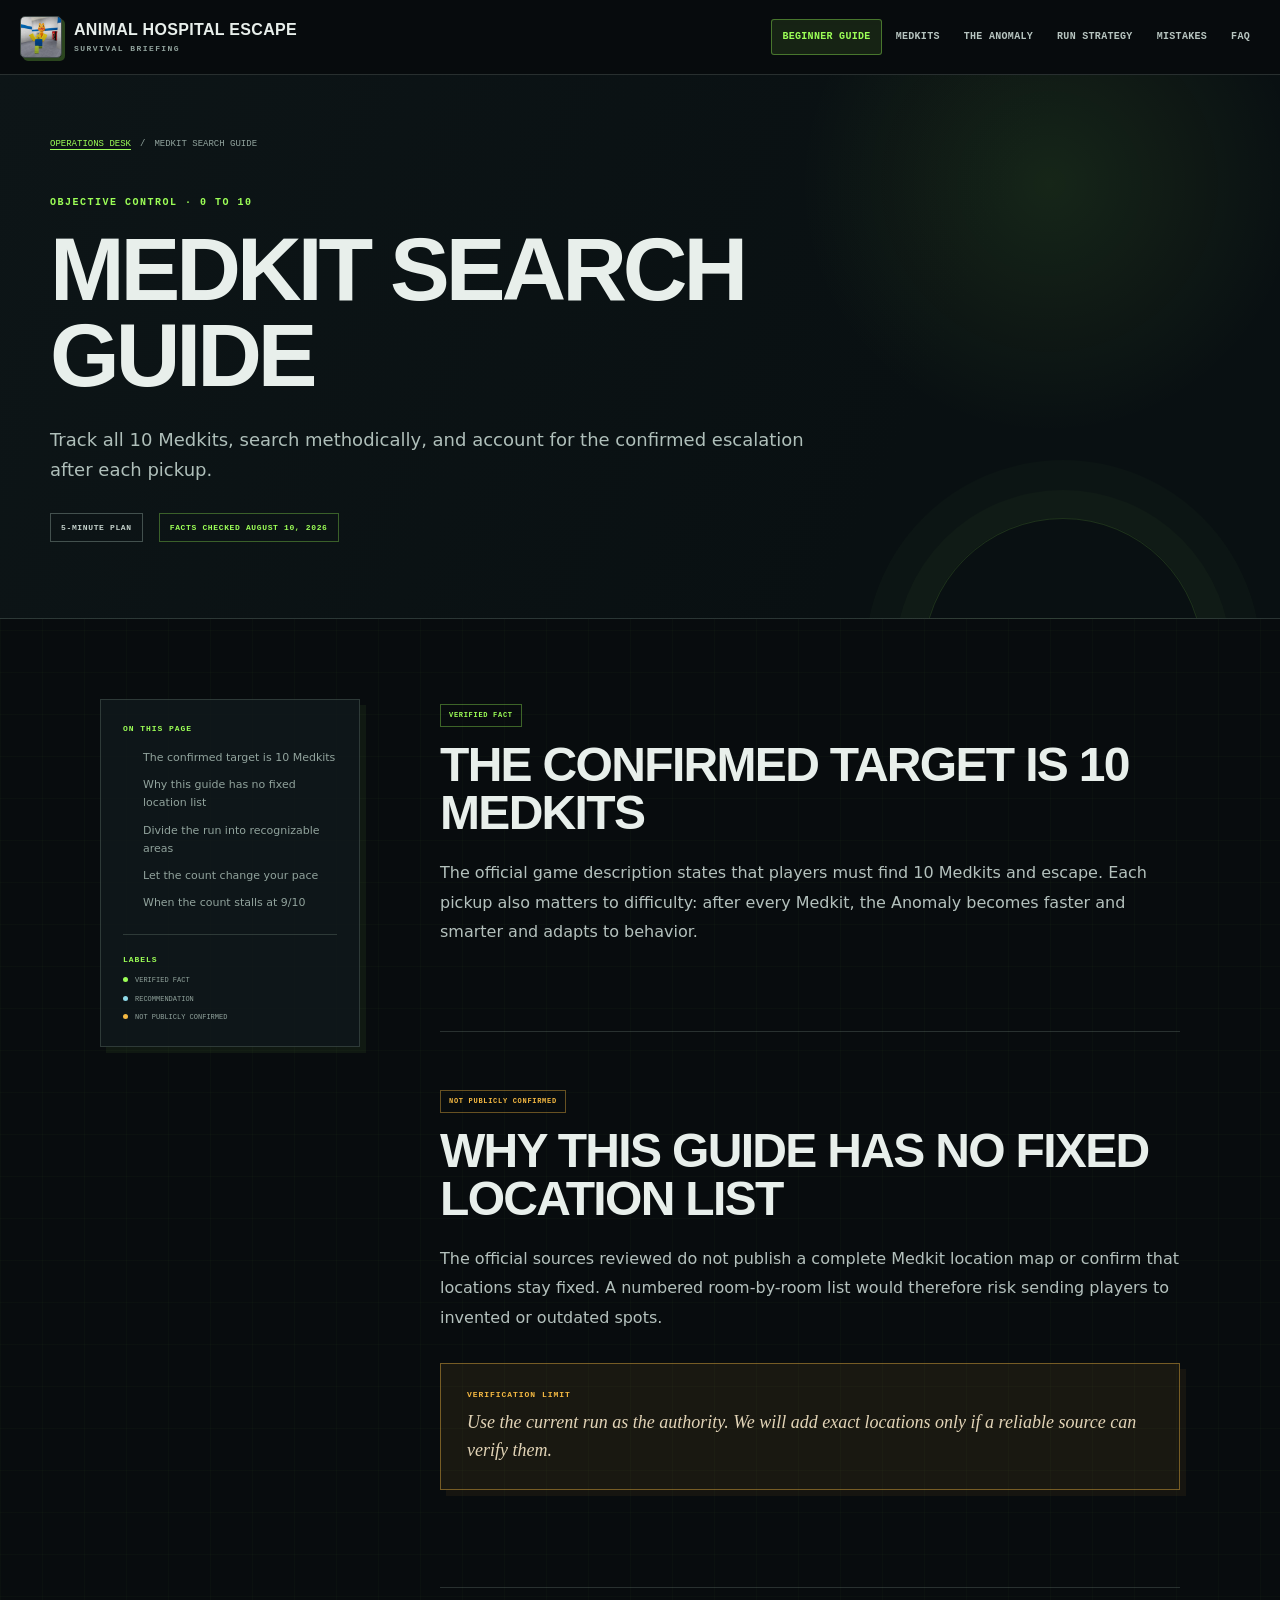
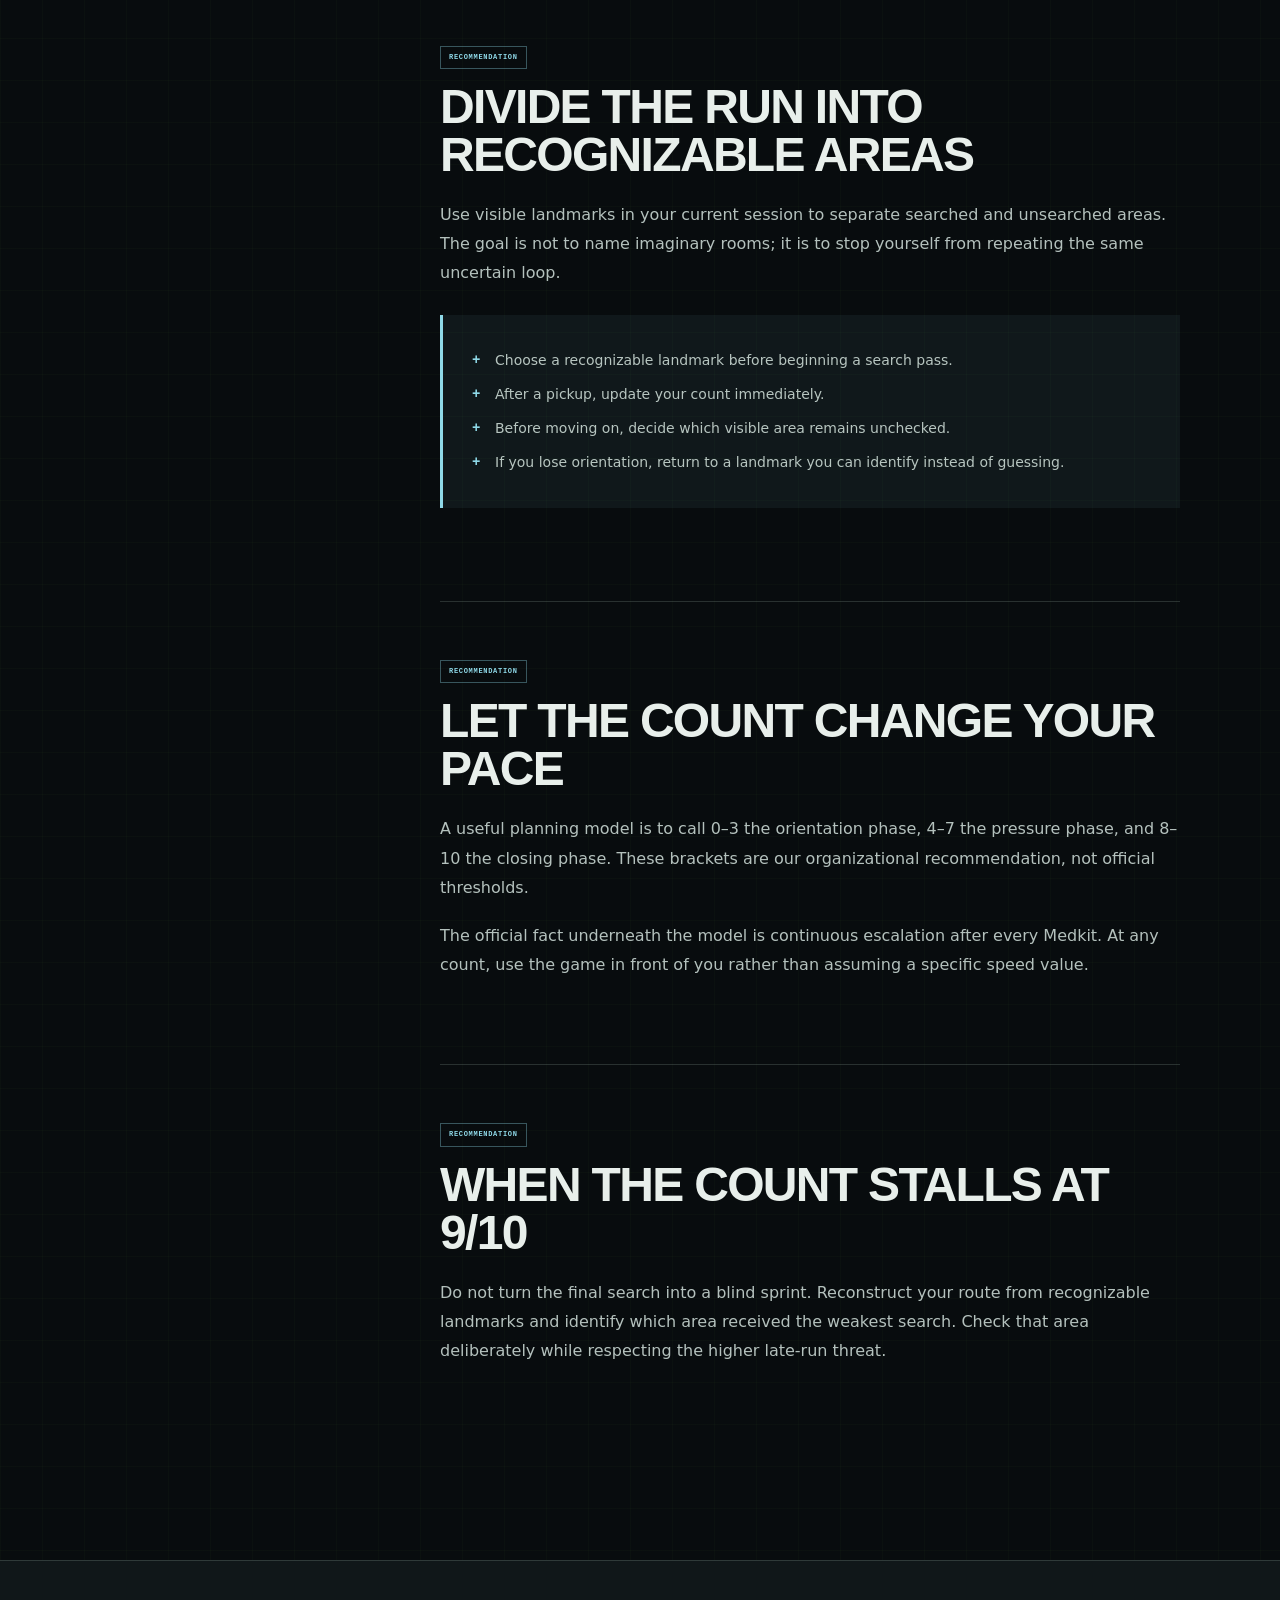
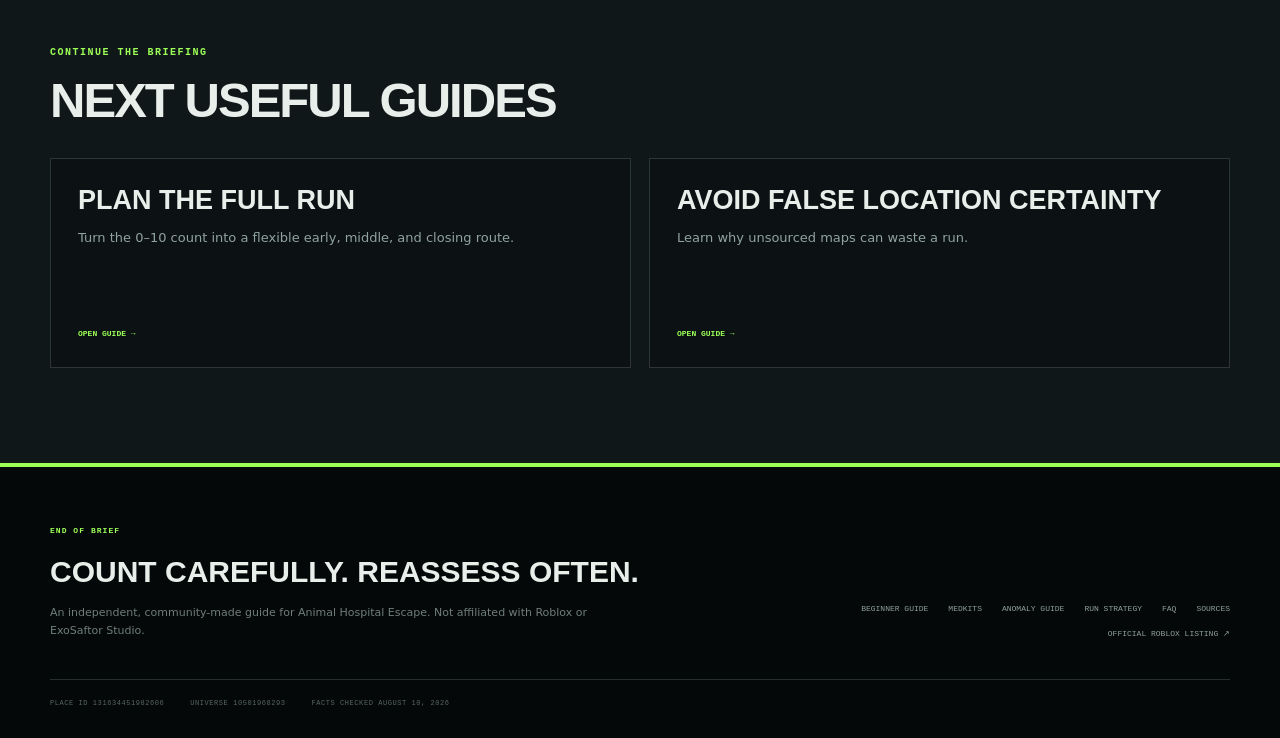
<file: medkits/index.html>
<!DOCTYPE html><html lang="en"><head><meta charSet="utf-8"/><meta name="viewport" content="width=device-width, initial-scale=1"/><link rel="preload" href="/icon.png" as="image"/><link rel="stylesheet" href="/_next/static/chunks/0z8bajowdw31k.css" data-precedence="next"/><link rel="preload" as="script" fetchPriority="low" href="/_next/static/chunks/0jtaw7rr1ugwe.js"/><script src="/_next/static/chunks/08icvac4j189f.js" async=""></script><script src="/_next/static/chunks/05qy0547-363-.js" async=""></script><script src="/_next/static/chunks/03ag4kdei-2c-.js" async=""></script><script src="/_next/static/chunks/turbopack-14~8eeexl72pc.js" async=""></script><script src="/_next/static/chunks/0_s10em0x~t3~.js" async=""></script><script src="/_next/static/chunks/04p6i4.8tu~zs.js" async=""></script><meta name="theme-color" content="#0a1113"/><meta name="color-scheme" content="dark"/><title>Animal Hospital Escape Medkit Guide | Animal Hospital Escape Wiki</title><meta name="description" content="Track all 10 Medkits, search methodically, and account for the confirmed escalation after each pickup."/><meta name="application-name" content="Animal Hospital Escape Wiki"/><link rel="author" href="https://animal-hospital-escape.wiki"/><meta name="author" content="Animal Hospital Escape Wiki"/><link rel="manifest" href="/manifest.webmanifest"/><meta name="creator" content="Animal Hospital Escape Wiki"/><meta name="publisher" content="Animal Hospital Escape Wiki"/><meta name="category" content="games"/><link rel="canonical" href="https://animal-hospital-escape.wiki/medkits/"/><meta property="og:title" content="Animal Hospital Escape Medkit Guide"/><meta property="og:description" content="Track all 10 Medkits, search methodically, and account for the confirmed escalation after each pickup."/><meta property="og:url" content="https://animal-hospital-escape.wiki/medkits/"/><meta property="og:site_name" content="Animal Hospital Escape Wiki"/><meta property="og:image" content="https://animal-hospital-escape.wiki/og.png"/><meta property="og:image:width" content="1200"/><meta property="og:image:height" content="627"/><meta property="og:image:alt" content="Animal Hospital Escape beginner guide: 10 Medkits, one escalating threat"/><meta property="og:type" content="article"/><meta name="twitter:card" content="summary_large_image"/><meta name="twitter:title" content="Animal Hospital Escape Medkit Guide"/><meta name="twitter:description" content="Track all 10 Medkits, search methodically, and account for the confirmed escalation after each pickup."/><meta name="twitter:image" content="https://animal-hospital-escape.wiki/og.png"/><link rel="icon" href="/icon.png" type="image/png"/><link rel="apple-touch-icon" href="/icon.png" type="image/png"/><script src="/_next/static/chunks/03~yq9q893hmn.js" noModule=""></script></head><body><div hidden=""><!--$--><!--/$--></div><div class="site-shell"><a class="skip-link" href="#main-content">Skip to main content</a><header class="site-header"><div class="header-inner"><a class="brand" aria-label="Animal Hospital Escape Wiki home" href="/"><img class="brand-icon" src="/icon.png" alt="" width="42" height="42"/><span><strong>Animal Hospital Escape</strong><small>Survival briefing</small></span></a><nav class="main-nav" aria-label="Main navigation"><a href="/beginner-guide/">Beginner guide</a><a href="/medkits/">Medkits</a><a href="/anomaly-guide/">The Anomaly</a><a href="/run-strategy/">Run strategy</a><a href="/common-mistakes/">Mistakes</a><a href="/faq/">FAQ</a></nav></div></header><main id="main-content"><script type="application/ld+json">{"@context":"https://schema.org","@type":"Article","headline":"Medkit search guide","description":"Track all 10 Medkits, search methodically, and account for the confirmed escalation after each pickup.","url":"https://animal-hospital-escape.wiki/medkits/","isPartOf":{"@type":"WebSite","name":"Animal Hospital Escape Wiki","url":"https://animal-hospital-escape.wiki"},"author":{"@type":"Organization","name":"Animal Hospital Escape Wiki"},"about":{"@type":"VideoGame","name":"Animal Hospital Escape","url":"https://www.roblox.com/games/131634451982606/Animal-Hospital-Escape"}}</script><script type="application/ld+json">{"@context":"https://schema.org","@type":"BreadcrumbList","itemListElement":[{"@type":"ListItem","position":1,"name":"Animal Hospital Escape Wiki","item":"https://animal-hospital-escape.wiki"},{"@type":"ListItem","position":2,"name":"Medkit search guide","item":"https://animal-hospital-escape.wiki/medkits/"}]}</script><section class="guide-hero"><div class="wide-container"><nav class="breadcrumbs" aria-label="Breadcrumb"><a href="/">Operations desk</a><span aria-hidden="true">/</span><span>Medkit search guide</span></nav><p class="eyebrow">Objective control · 0 to 10</p><h1>Medkit search guide</h1><p class="guide-deck">Track all 10 Medkits, search methodically, and account for the confirmed escalation after each pickup.</p><div class="guide-meta"><span class="reading-time">5-minute plan</span><span class="verified-date">Facts checked <!-- -->August 10, 2026</span></div></div></section><div class="guide-layout wide-container"><aside class="contents-card" aria-label="On this page"><p>On this page</p><ol><li><a href="#confirmed-count">The confirmed target is 10 Medkits</a></li><li><a href="#locations">Why this guide has no fixed location list</a></li><li><a href="#search-method">Divide the run into recognizable areas</a></li><li><a href="#count-phases">Let the count change your pace</a></li><li><a href="#missing-one">When the count stalls at 9/10</a></li></ol><div class="label-key"><span>Labels</span><small>Verified fact</small><small>Recommendation</small><small>Not publicly confirmed</small></div></aside><article class="guide-article"><section id="confirmed-count"><span class="status-badge status-verified-fact">Verified fact</span><h2>The confirmed target is 10 Medkits</h2><p>The official game description states that players must find 10 Medkits and escape. Each pickup also matters to difficulty: after every Medkit, the Anomaly becomes faster and smarter and adapts to behavior.</p></section><section id="locations"><span class="status-badge status-not-publicly-confirmed">Not publicly confirmed</span><h2>Why this guide has no fixed location list</h2><p>The official sources reviewed do not publish a complete Medkit location map or confirm that locations stay fixed. A numbered room-by-room list would therefore risk sending players to invented or outdated spots.</p><div class="field-note"><strong>Verification limit</strong><p>Use the current run as the authority. We will add exact locations only if a reliable source can verify them.</p></div></section><section id="search-method"><span class="status-badge status-recommendation">Recommendation</span><h2>Divide the run into recognizable areas</h2><p>Use visible landmarks in your current session to separate searched and unsearched areas. The goal is not to name imaginary rooms; it is to stop yourself from repeating the same uncertain loop.</p><ul class="field-list"><li>Choose a recognizable landmark before beginning a search pass.</li><li>After a pickup, update your count immediately.</li><li>Before moving on, decide which visible area remains unchecked.</li><li>If you lose orientation, return to a landmark you can identify instead of guessing.</li></ul></section><section id="count-phases"><span class="status-badge status-recommendation">Recommendation</span><h2>Let the count change your pace</h2><p>A useful planning model is to call 0–3 the orientation phase, 4–7 the pressure phase, and 8–10 the closing phase. These brackets are our organizational recommendation, not official thresholds.</p><p>The official fact underneath the model is continuous escalation after every Medkit. At any count, use the game in front of you rather than assuming a specific speed value.</p></section><section id="missing-one"><span class="status-badge status-recommendation">Recommendation</span><h2>When the count stalls at 9/10</h2><p>Do not turn the final search into a blind sprint. Reconstruct your route from recognizable landmarks and identify which area received the weakest search. Check that area deliberately while respecting the higher late-run threat.</p></section></article></div><section class="keep-reading"><div class="wide-container"><p class="eyebrow">Continue the briefing</p><h2>Next useful guides</h2><div class="related-grid"><a class="related-card" href="/run-strategy/"><strong>Plan the full run</strong><span>Turn the 0–10 count into a flexible early, middle, and closing route.</span><em>Open guide →</em></a><a class="related-card" href="/common-mistakes/#location-lists"><strong>Avoid false location certainty</strong><span>Learn why unsourced maps can waste a run.</span><em>Open guide →</em></a></div></div></section><!--$--><!--/$--></main><footer class="site-footer"><div class="footer-grid"><div><p class="footer-kicker">END OF BRIEF</p><p class="footer-title">Count carefully. Reassess often.</p><p>An independent, community-made guide for Animal Hospital Escape. Not affiliated with Roblox or <!-- -->ExoSaftor Studio<!-- -->.</p></div><nav aria-label="Footer navigation"><a href="/beginner-guide/">Beginner guide</a><a href="/medkits/">Medkits</a><a href="/anomaly-guide/">Anomaly guide</a><a href="/run-strategy/">Run strategy</a><a href="/faq/">FAQ</a><a href="/sources/">Sources</a><a href="https://www.roblox.com/games/131634451982606/Animal-Hospital-Escape" rel="noreferrer">Official Roblox listing ↗</a></nav></div><div class="footer-identity"><span>Place ID <!-- -->131634451982606</span><span>Universe <!-- -->10501968293</span><span>Facts checked <!-- -->August 10, 2026</span></div></footer></div><script src="/_next/static/chunks/0jtaw7rr1ugwe.js" id="_R_" async=""></script><script>(self.__next_f=self.__next_f||[]).push([0])</script><script>self.__next_f.push([1,"1:\"$Sreact.fragment\"\n2:I[54030,[\"/_next/static/chunks/0_s10em0x~t3~.js\",\"/_next/static/chunks/04p6i4.8tu~zs.js\"],\"\"]\n3:I[70748,[\"/_next/static/chunks/0_s10em0x~t3~.js\",\"/_next/static/chunks/04p6i4.8tu~zs.js\"],\"default\"]\n4:I[19897,[\"/_next/static/chunks/0_s10em0x~t3~.js\",\"/_next/static/chunks/04p6i4.8tu~zs.js\"],\"default\"]\nc:I[76186,[\"/_next/static/chunks/0_s10em0x~t3~.js\",\"/_next/static/chunks/04p6i4.8tu~zs.js\"],\"default\",1]\n:HL[\"/_next/static/chunks/0z8bajowdw31k.css\",\"style\"]\n:HL[\"/icon.png\",\"image\"]\n"])</script><script>self.__next_f.push([1,"0:{\"P\":null,\"c\":[\"\",\"medkits\",\"\"],\"q\":\"\",\"i\":false,\"f\":[[[\"\",{\"children\":[\"medkits\",{\"children\":[\"__PAGE__\",{}]}]},\"$undefined\",\"$undefined\",16],[[\"$\",\"$1\",\"c\",{\"children\":[[[\"$\",\"link\",\"0\",{\"rel\":\"stylesheet\",\"href\":\"/_next/static/chunks/0z8bajowdw31k.css\",\"precedence\":\"next\",\"crossOrigin\":\"$undefined\",\"nonce\":\"$undefined\"}],[\"$\",\"script\",\"script-0\",{\"src\":\"/_next/static/chunks/0_s10em0x~t3~.js\",\"async\":true,\"nonce\":\"$undefined\"}],[\"$\",\"script\",\"script-1\",{\"src\":\"/_next/static/chunks/04p6i4.8tu~zs.js\",\"async\":true,\"nonce\":\"$undefined\"}]],[\"$\",\"html\",null,{\"lang\":\"en\",\"children\":[\"$\",\"body\",null,{\"children\":[\"$\",\"div\",null,{\"className\":\"site-shell\",\"children\":[[\"$\",\"a\",null,{\"className\":\"skip-link\",\"href\":\"#main-content\",\"children\":\"Skip to main content\"}],[\"$\",\"header\",null,{\"className\":\"site-header\",\"children\":[\"$\",\"div\",null,{\"className\":\"header-inner\",\"children\":[[\"$\",\"$L2\",null,{\"className\":\"brand\",\"href\":\"/\",\"aria-label\":\"Animal Hospital Escape Wiki home\",\"children\":[[\"$\",\"img\",null,{\"className\":\"brand-icon\",\"src\":\"/icon.png\",\"alt\":\"\",\"width\":42,\"height\":42}],[\"$\",\"span\",null,{\"children\":[[\"$\",\"strong\",null,{\"children\":\"Animal Hospital Escape\"}],[\"$\",\"small\",null,{\"children\":\"Survival briefing\"}]]}]]}],[\"$\",\"nav\",null,{\"className\":\"main-nav\",\"aria-label\":\"Main navigation\",\"children\":[[\"$\",\"$L2\",\"/beginner-guide\",{\"href\":\"/beginner-guide\",\"children\":\"Beginner guide\"}],[\"$\",\"$L2\",\"/medkits\",{\"href\":\"/medkits\",\"children\":\"Medkits\"}],[\"$\",\"$L2\",\"/anomaly-guide\",{\"href\":\"/anomaly-guide\",\"children\":\"The Anomaly\"}],[\"$\",\"$L2\",\"/run-strategy\",{\"href\":\"/run-strategy\",\"children\":\"Run strategy\"}],[\"$\",\"$L2\",\"/common-mistakes\",{\"href\":\"/common-mistakes\",\"children\":\"Mistakes\"}],[\"$\",\"$L2\",\"/faq\",{\"href\":\"/faq\",\"children\":\"FAQ\"}]]}]]}]}],[\"$\",\"main\",null,{\"id\":\"main-content\",\"children\":[\"$\",\"$L3\",null,{\"parallelRouterKey\":\"children\",\"error\":\"$undefined\",\"errorStyles\":\"$undefined\",\"errorScripts\":\"$undefined\",\"template\":[\"$\",\"$L4\",null,{}],\"templateStyles\":\"$undefined\",\"templateScripts\":\"$undefined\",\"notFound\":[[[\"$\",\"title\",null,{\"children\":\"404: This page could not be found.\"}],[\"$\",\"div\",null,{\"style\":{\"fontFamily\":\"system-ui,\\\"Segoe UI\\\",Roboto,Helvetica,Arial,sans-serif,\\\"Apple Color Emoji\\\",\\\"Segoe UI Emoji\\\"\",\"height\":\"100vh\",\"textAlign\":\"center\",\"display\":\"flex\",\"flexDirection\":\"column\",\"alignItems\":\"center\",\"justifyContent\":\"center\"},\"children\":[\"$\",\"div\",null,{\"children\":[[\"$\",\"style\",null,{\"dangerouslySetInnerHTML\":{\"__html\":\"body{color:#000;background:#fff;margin:0}.next-error-h1{border-right:1px solid rgba(0,0,0,.3)}@media (prefers-color-scheme:dark){body{color:#fff;background:#000}.next-error-h1{border-right:1px solid rgba(255,255,255,.3)}}\"}}],[\"$\",\"h1\",null,{\"className\":\"next-error-h1\",\"style\":{\"display\":\"inline-block\",\"margin\":\"0 20px 0 0\",\"padding\":\"0 23px 0 0\",\"fontSize\":24,\"fontWeight\":500,\"verticalAlign\":\"top\",\"lineHeight\":\"49px\"},\"children\":404}],[\"$\",\"div\",null,{\"style\":{\"display\":\"inline-block\"},\"children\":[\"$\",\"h2\",null,{\"style\":{\"fontSize\":14,\"fontWeight\":400,\"lineHeight\":\"49px\",\"margin\":0},\"children\":\"This page could not be found.\"}]}]]}]}]],[]],\"forbidden\":\"$undefined\",\"unauthorized\":\"$undefined\"}]}],[\"$\",\"footer\",null,{\"className\":\"site-footer\",\"children\":[[\"$\",\"div\",null,{\"className\":\"footer-grid\",\"children\":[[\"$\",\"div\",null,{\"children\":[[\"$\",\"p\",null,{\"className\":\"footer-kicker\",\"children\":\"END OF BRIEF\"}],[\"$\",\"p\",null,{\"className\":\"footer-title\",\"children\":\"Count carefully. Reassess often.\"}],[\"$\",\"p\",null,{\"children\":[\"An independent, community-made guide for Animal Hospital Escape. Not affiliated with Roblox or \",\"ExoSaftor Studio\",\".\"]}]]}],[\"$\",\"nav\",null,{\"aria-label\":\"Footer navigation\",\"children\":[[\"$\",\"$L2\",null,{\"href\":\"/beginner-guide\",\"children\":\"Beginner guide\"}],[\"$\",\"$L2\",null,{\"href\":\"/medkits\",\"children\":\"Medkits\"}],[\"$\",\"$L2\",null,{\"href\":\"/anomaly-guide\",\"children\":\"Anomaly guide\"}],[\"$\",\"$L2\",null,{\"href\":\"/run-strategy\",\"children\":\"Run strategy\"}],[\"$\",\"$L2\",null,{\"href\":\"/faq\",\"children\":\"FAQ\"}],[\"$\",\"$L2\",null,{\"href\":\"/sources\",\"children\":\"Sources\"}],[\"$\",\"a\",null,{\"href\":\"https://www.roblox.com/games/131634451982606/Animal-Hospital-Escape\",\"rel\":\"noreferrer\",\"children\":\"Official Roblox listing ↗\"}]]}]]}],[\"$\",\"div\",null,{\"className\":\"footer-identity\",\"children\":[[\"$\",\"span\",null,{\"children\":[\"Place ID \",\"131634451982606\"]}],[\"$\",\"span\",null,{\"children\":[\"Universe \",\"10501968293\"]}],[\"$\",\"span\",null,{\"children\":[\"Facts checked \",\"August 10, 2026\"]}]]}]]}]]}]}]}]]}],{\"children\":[[\"$\",\"$1\",\"c\",{\"children\":[null,[\"$\",\"$L3\",null,{\"parallelRouterKey\":\"children\",\"error\":\"$undefined\",\"errorStyles\":\"$undefined\",\"errorScripts\":\"$undefined\",\"template\":[\"$\",\"$L4\",null,{}],\"templateStyles\":\"$undefined\",\"templateScripts\":\"$undefined\",\"notFound\":\"$undefined\",\"forbidden\":\"$undefined\",\"unauthorized\":\"$undefined\"}]]}],{\"children\":[[\"$\",\"$1\",\"c\",{\"children\":[[[\"$\",\"script\",null,{\"type\":\"application/ld+json\",\"dangerouslySetInnerHTML\":{\"__html\":\"{\\\"@context\\\":\\\"https://schema.org\\\",\\\"@type\\\":\\\"Article\\\",\\\"headline\\\":\\\"Medkit search guide\\\",\\\"description\\\":\\\"Track all 10 Medkits, search methodically, and account for the confirmed escalation after each pickup.\\\",\\\"url\\\":\\\"https://animal-hospital-escape.wiki/medkits/\\\",\\\"isPartOf\\\":{\\\"@type\\\":\\\"WebSite\\\",\\\"name\\\":\\\"Animal Hospital Escape Wiki\\\",\\\"url\\\":\\\"https://animal-hospital-escape.wiki\\\"},\\\"author\\\":{\\\"@type\\\":\\\"Organization\\\",\\\"name\\\":\\\"Animal Hospital Escape Wiki\\\"},\\\"about\\\":{\\\"@type\\\":\\\"VideoGame\\\",\\\"name\\\":\\\"Animal Hospital Escape\\\",\\\"url\\\":\\\"https://www.roblox.com/games/131634451982606/Animal-Hospital-Escape\\\"}}\"}}],\"$L5\",\"$L6\",\"$L7\",\"$L8\"],null,\"$L9\"]}],{},null,false,null]},null,false,\"$@a\"]},null,false,null],\"$Lb\",false]],\"m\":\"$undefined\",\"G\":[\"$c\",[\"$Ld\"]],\"S\":true,\"h\":null,\"s\":\"$undefined\",\"l\":\"$undefined\",\"p\":\"$undefined\",\"d\":\"$undefined\",\"b\":\"_3tF1WsGMRAiJcGE-7hFd\"}\n"])</script><script>self.__next_f.push([1,"11:I[21703,[\"/_next/static/chunks/0_s10em0x~t3~.js\",\"/_next/static/chunks/04p6i4.8tu~zs.js\"],\"OutletBoundary\"]\n12:\"$Sreact.suspense\"\n15:I[21703,[\"/_next/static/chunks/0_s10em0x~t3~.js\",\"/_next/static/chunks/04p6i4.8tu~zs.js\"],\"ViewportBoundary\"]\n17:I[21703,[\"/_next/static/chunks/0_s10em0x~t3~.js\",\"/_next/static/chunks/04p6i4.8tu~zs.js\"],\"MetadataBoundary\"]\n5:[\"$\",\"script\",null,{\"type\":\"application/ld+json\",\"dangerouslySetInnerHTML\":{\"__html\":\"{\\\"@context\\\":\\\"https://schema.org\\\",\\\"@type\\\":\\\"BreadcrumbList\\\",\\\"itemListElement\\\":[{\\\"@type\\\":\\\"ListItem\\\",\\\"position\\\":1,\\\"name\\\":\\\"Animal Hospital Escape Wiki\\\",\\\"item\\\":\\\"https://animal-hospital-escape.wiki\\\"},{\\\"@type\\\":\\\"ListItem\\\",\\\"position\\\":2,\\\"name\\\":\\\"Medkit search guide\\\",\\\"item\\\":\\\"https://animal-hospital-escape.wiki/medkits/\\\"}]}\"}}]\n6:[\"$\",\"section\",null,{\"className\":\"guide-hero\",\"children\":[\"$\",\"div\",null,{\"className\":\"wide-container\",\"children\":[[\"$\",\"nav\",null,{\"className\":\"breadcrumbs\",\"aria-label\":\"Breadcrumb\",\"children\":[[\"$\",\"$L2\",null,{\"href\":\"/\",\"children\":\"Operations desk\"}],[\"$\",\"span\",null,{\"aria-hidden\":\"true\",\"children\":\"/\"}],[\"$\",\"span\",null,{\"children\":\"Medkit search guide\"}]]}],[\"$\",\"p\",null,{\"className\":\"eyebrow\",\"children\":\"Objective control · 0 to 10\"}],[\"$\",\"h1\",null,{\"children\":\"Medkit search guide\"}],[\"$\",\"p\",null,{\"className\":\"guide-deck\",\"children\":\"Track all 10 Medkits, search methodically, and account for the confirmed escalation after each pickup.\"}],[\"$\",\"div\",null,{\"className\":\"guide-meta\",\"children\":[[\"$\",\"span\",null,{\"className\":\"reading-time\",\"children\":\"5-minute plan\"}],[\"$\",\"span\",null,{\"className\":\"verified-date\",\"children\":[\"Facts checked \",\"August 10, 2026\"]}]]}]]}]}]\n"])</script><script>self.__next_f.push([1,"7:[\"$\",\"div\",null,{\"className\":\"guide-layout wide-container\",\"children\":[[\"$\",\"aside\",null,{\"className\":\"contents-card\",\"aria-label\":\"On this page\",\"children\":[[\"$\",\"p\",null,{\"children\":\"On this page\"}],[\"$\",\"ol\",null,{\"children\":[[\"$\",\"li\",\"confirmed-count\",{\"children\":[\"$\",\"a\",null,{\"href\":\"#confirmed-count\",\"children\":\"The confirmed target is 10 Medkits\"}]}],[\"$\",\"li\",\"locations\",{\"children\":[\"$\",\"a\",null,{\"href\":\"#locations\",\"children\":\"Why this guide has no fixed location list\"}]}],[\"$\",\"li\",\"search-method\",{\"children\":[\"$\",\"a\",null,{\"href\":\"#search-method\",\"children\":\"Divide the run into recognizable areas\"}]}],[\"$\",\"li\",\"count-phases\",{\"children\":[\"$\",\"a\",null,{\"href\":\"#count-phases\",\"children\":\"Let the count change your pace\"}]}],[\"$\",\"li\",\"missing-one\",{\"children\":[\"$\",\"a\",null,{\"href\":\"#missing-one\",\"children\":\"When the count stalls at 9/10\"}]}]]}],[\"$\",\"div\",null,{\"className\":\"label-key\",\"children\":[[\"$\",\"span\",null,{\"children\":\"Labels\"}],[\"$\",\"small\",null,{\"children\":\"Verified fact\"}],[\"$\",\"small\",null,{\"children\":\"Recommendation\"}],[\"$\",\"small\",null,{\"children\":\"Not publicly confirmed\"}]]}]]}],[\"$\",\"article\",null,{\"className\":\"guide-article\",\"children\":[[\"$\",\"section\",\"confirmed-count\",{\"id\":\"confirmed-count\",\"children\":[[\"$\",\"span\",null,{\"className\":\"status-badge status-verified-fact\",\"children\":\"Verified fact\"}],[\"$\",\"h2\",null,{\"children\":\"The confirmed target is 10 Medkits\"}],[[\"$\",\"p\",\"The official game description states that players must find 10 Medkits and escape. Each pickup also matters to difficulty: after every Medkit, the Anomaly becomes faster and smarter and adapts to behavior.\",{\"children\":\"The official game description states that players must find 10 Medkits and escape. Each pickup also matters to difficulty: after every Medkit, the Anomaly becomes faster and smarter and adapts to behavior.\"}]],\"$undefined\",\"$undefined\"]}],[\"$\",\"section\",\"locations\",{\"id\":\"locations\",\"children\":[[\"$\",\"span\",null,{\"className\":\"status-badge status-not-publicly-confirmed\",\"children\":\"Not publicly confirmed\"}],[\"$\",\"h2\",null,{\"children\":\"Why this guide has no fixed location list\"}],[[\"$\",\"p\",\"The official sources reviewed do not publish a complete Medkit location map or confirm that locations stay fixed. A numbered room-by-room list would therefore risk sending players to invented or outdated spots.\",{\"children\":\"The official sources reviewed do not publish a complete Medkit location map or confirm that locations stay fixed. A numbered room-by-room list would therefore risk sending players to invented or outdated spots.\"}]],\"$undefined\",[\"$\",\"div\",null,{\"className\":\"field-note\",\"children\":[[\"$\",\"strong\",null,{\"children\":\"Verification limit\"}],[\"$\",\"p\",null,{\"children\":\"Use the current run as the authority. We will add exact locations only if a reliable source can verify them.\"}]]}]]}],[\"$\",\"section\",\"search-method\",{\"id\":\"search-method\",\"children\":[[\"$\",\"span\",null,{\"className\":\"status-badge status-recommendation\",\"children\":\"Recommendation\"}],[\"$\",\"h2\",null,{\"children\":\"Divide the run into recognizable areas\"}],[[\"$\",\"p\",\"Use visible landmarks in your current session to separate searched and unsearched areas. The goal is not to name imaginary rooms; it is to stop yourself from repeating the same uncertain loop.\",{\"children\":\"Use visible landmarks in your current session to separate searched and unsearched areas. The goal is not to name imaginary rooms; it is to stop yourself from repeating the same uncertain loop.\"}]],[\"$\",\"ul\",null,{\"className\":\"field-list\",\"children\":[[\"$\",\"li\",\"Choose a recognizable landmark before beginning a search pass.\",{\"children\":\"Choose a recognizable landmark before beginning a search pass.\"}],[\"$\",\"li\",\"After a pickup, update your count immediately.\",{\"children\":\"After a pickup, update your count immediately.\"}],[\"$\",\"li\",\"Before moving on, decide which visible area remains unchecked.\",{\"children\":\"Before moving on, decide which visible area remains unchecked.\"}],\"$Le\"]}],\"$undefined\"]}],\"$Lf\",\"$L10\"]}]]}]\n"])</script><script>self.__next_f.push([1,"8:[\"$\",\"section\",null,{\"className\":\"keep-reading\",\"children\":[\"$\",\"div\",null,{\"className\":\"wide-container\",\"children\":[[\"$\",\"p\",null,{\"className\":\"eyebrow\",\"children\":\"Continue the briefing\"}],[\"$\",\"h2\",null,{\"children\":\"Next useful guides\"}],[\"$\",\"div\",null,{\"className\":\"related-grid\",\"children\":[[\"$\",\"$L2\",\"/run-strategy\",{\"className\":\"related-card\",\"href\":\"/run-strategy\",\"children\":[[\"$\",\"strong\",null,{\"children\":\"Plan the full run\"}],[\"$\",\"span\",null,{\"children\":\"Turn the 0–10 count into a flexible early, middle, and closing route.\"}],[\"$\",\"em\",null,{\"children\":\"Open guide →\"}]]}],[\"$\",\"$L2\",\"/common-mistakes#location-lists\",{\"className\":\"related-card\",\"href\":\"/common-mistakes#location-lists\",\"children\":[[\"$\",\"strong\",null,{\"children\":\"Avoid false location certainty\"}],[\"$\",\"span\",null,{\"children\":\"Learn why unsourced maps can waste a run.\"}],[\"$\",\"em\",null,{\"children\":\"Open guide →\"}]]}]]}]]}]}]\n9:[\"$\",\"$L11\",null,{\"children\":[\"$\",\"$12\",null,{\"name\":\"Next.MetadataOutlet\",\"children\":\"$@13\"}]}]\n14:[]\na:\"$W14\"\nb:[\"$\",\"$1\",\"h\",{\"children\":[null,[\"$\",\"$L15\",null,{\"children\":\"$L16\"}],[\"$\",\"div\",null,{\"hidden\":true,\"children\":[\"$\",\"$L17\",null,{\"children\":[\"$\",\"$12\",null,{\"name\":\"Next.Metadata\",\"children\":\"$L18\"}]}]}],null]}]\nd:[\"$\",\"link\",\"0\",{\"rel\":\"stylesheet\",\"href\":\"/_next/static/chunks/0z8bajowdw31k.css\",\"precedence\":\"next\",\"crossOrigin\":\"$undefined\",\"nonce\":\"$undefined\"}]\n"])</script><script>self.__next_f.push([1,"e:[\"$\",\"li\",\"If you lose orientation, return to a landmark you can identify instead of guessing.\",{\"children\":\"If you lose orientation, return to a landmark you can identify instead of guessing.\"}]\nf:[\"$\",\"section\",\"count-phases\",{\"id\":\"count-phases\",\"children\":[[\"$\",\"span\",null,{\"className\":\"status-badge status-recommendation\",\"children\":\"Recommendation\"}],[\"$\",\"h2\",null,{\"children\":\"Let the count change your pace\"}],[[\"$\",\"p\",\"A useful planning model is to call 0–3 the orientation phase, 4–7 the pressure phase, and 8–10 the closing phase. These brackets are our organizational recommendation, not official thresholds.\",{\"children\":\"A useful planning model is to call 0–3 the orientation phase, 4–7 the pressure phase, and 8–10 the closing phase. These brackets are our organizational recommendation, not official thresholds.\"}],[\"$\",\"p\",\"The official fact underneath the model is continuous escalation after every Medkit. At any count, use the game in front of you rather than assuming a specific speed value.\",{\"children\":\"The official fact underneath the model is continuous escalation after every Medkit. At any count, use the game in front of you rather than assuming a specific speed value.\"}]],\"$undefined\",\"$undefined\"]}]\n10:[\"$\",\"section\",\"missing-one\",{\"id\":\"missing-one\",\"children\":[[\"$\",\"span\",null,{\"className\":\"status-badge status-recommendation\",\"children\":\"Recommendation\"}],[\"$\",\"h2\",null,{\"children\":\"When the count stalls at 9/10\"}],[[\"$\",\"p\",\"Do not turn the final search into a blind sprint. Reconstruct your route from recognizable landmarks and identify which area received the weakest search. Check that area deliberately while respecting the higher late-run threat.\",{\"children\":\"Do not turn the final search into a blind sprint. Reconstruct your route from recognizable landmarks and identify which area received the weakest search. Check that area deliberately while respecting the higher late-run threat.\"}]],\"$undefined\",\"$undefined\"]}]\n"])</script><script>self.__next_f.push([1,"16:[[\"$\",\"meta\",\"0\",{\"charSet\":\"utf-8\"}],[\"$\",\"meta\",\"1\",{\"name\":\"viewport\",\"content\":\"width=device-width, initial-scale=1\"}],[\"$\",\"meta\",\"2\",{\"name\":\"theme-color\",\"content\":\"#0a1113\"}],[\"$\",\"meta\",\"3\",{\"name\":\"color-scheme\",\"content\":\"dark\"}]]\n"])</script><script>self.__next_f.push([1,"19:I[41410,[\"/_next/static/chunks/0_s10em0x~t3~.js\",\"/_next/static/chunks/04p6i4.8tu~zs.js\"],\"IconMark\"]\n13:null\n"])</script><script>self.__next_f.push([1,"18:[[\"$\",\"title\",\"0\",{\"children\":\"Animal Hospital Escape Medkit Guide | Animal Hospital Escape Wiki\"}],[\"$\",\"meta\",\"1\",{\"name\":\"description\",\"content\":\"Track all 10 Medkits, search methodically, and account for the confirmed escalation after each pickup.\"}],[\"$\",\"meta\",\"2\",{\"name\":\"application-name\",\"content\":\"Animal Hospital Escape Wiki\"}],[\"$\",\"link\",\"3\",{\"rel\":\"author\",\"href\":\"https://animal-hospital-escape.wiki\"}],[\"$\",\"meta\",\"4\",{\"name\":\"author\",\"content\":\"Animal Hospital Escape Wiki\"}],[\"$\",\"link\",\"5\",{\"rel\":\"manifest\",\"href\":\"/manifest.webmanifest\",\"crossOrigin\":\"$undefined\"}],[\"$\",\"meta\",\"6\",{\"name\":\"creator\",\"content\":\"Animal Hospital Escape Wiki\"}],[\"$\",\"meta\",\"7\",{\"name\":\"publisher\",\"content\":\"Animal Hospital Escape Wiki\"}],[\"$\",\"meta\",\"8\",{\"name\":\"category\",\"content\":\"games\"}],[\"$\",\"link\",\"9\",{\"rel\":\"canonical\",\"href\":\"https://animal-hospital-escape.wiki/medkits/\"}],[\"$\",\"meta\",\"10\",{\"property\":\"og:title\",\"content\":\"Animal Hospital Escape Medkit Guide\"}],[\"$\",\"meta\",\"11\",{\"property\":\"og:description\",\"content\":\"Track all 10 Medkits, search methodically, and account for the confirmed escalation after each pickup.\"}],[\"$\",\"meta\",\"12\",{\"property\":\"og:url\",\"content\":\"https://animal-hospital-escape.wiki/medkits/\"}],[\"$\",\"meta\",\"13\",{\"property\":\"og:site_name\",\"content\":\"Animal Hospital Escape Wiki\"}],[\"$\",\"meta\",\"14\",{\"property\":\"og:image\",\"content\":\"https://animal-hospital-escape.wiki/og.png\"}],[\"$\",\"meta\",\"15\",{\"property\":\"og:image:width\",\"content\":\"1200\"}],[\"$\",\"meta\",\"16\",{\"property\":\"og:image:height\",\"content\":\"627\"}],[\"$\",\"meta\",\"17\",{\"property\":\"og:image:alt\",\"content\":\"Animal Hospital Escape beginner guide: 10 Medkits, one escalating threat\"}],[\"$\",\"meta\",\"18\",{\"property\":\"og:type\",\"content\":\"article\"}],[\"$\",\"meta\",\"19\",{\"name\":\"twitter:card\",\"content\":\"summary_large_image\"}],[\"$\",\"meta\",\"20\",{\"name\":\"twitter:title\",\"content\":\"Animal Hospital Escape Medkit Guide\"}],[\"$\",\"meta\",\"21\",{\"name\":\"twitter:description\",\"content\":\"Track all 10 Medkits, search methodically, and account for the confirmed escalation after each pickup.\"}],[\"$\",\"meta\",\"22\",{\"name\":\"twitter:image\",\"content\":\"https://animal-hospital-escape.wiki/og.png\"}],[\"$\",\"link\",\"23\",{\"rel\":\"icon\",\"href\":\"/icon.png\",\"type\":\"image/png\"}],[\"$\",\"link\",\"24\",{\"rel\":\"apple-touch-icon\",\"href\":\"/icon.png\",\"type\":\"image/png\"}],[\"$\",\"$L19\",\"25\",{}]]\n"])</script>  <!-- adsterra-code-handoff:artifact-runtime:start -->
  <script type="module" src="/adsterra/runtime.js" data-adsterra-artifact-runtime data-global-fallback="true"></script>
  <!-- adsterra-code-handoff:artifact-runtime:end -->
</body></html>
</file>
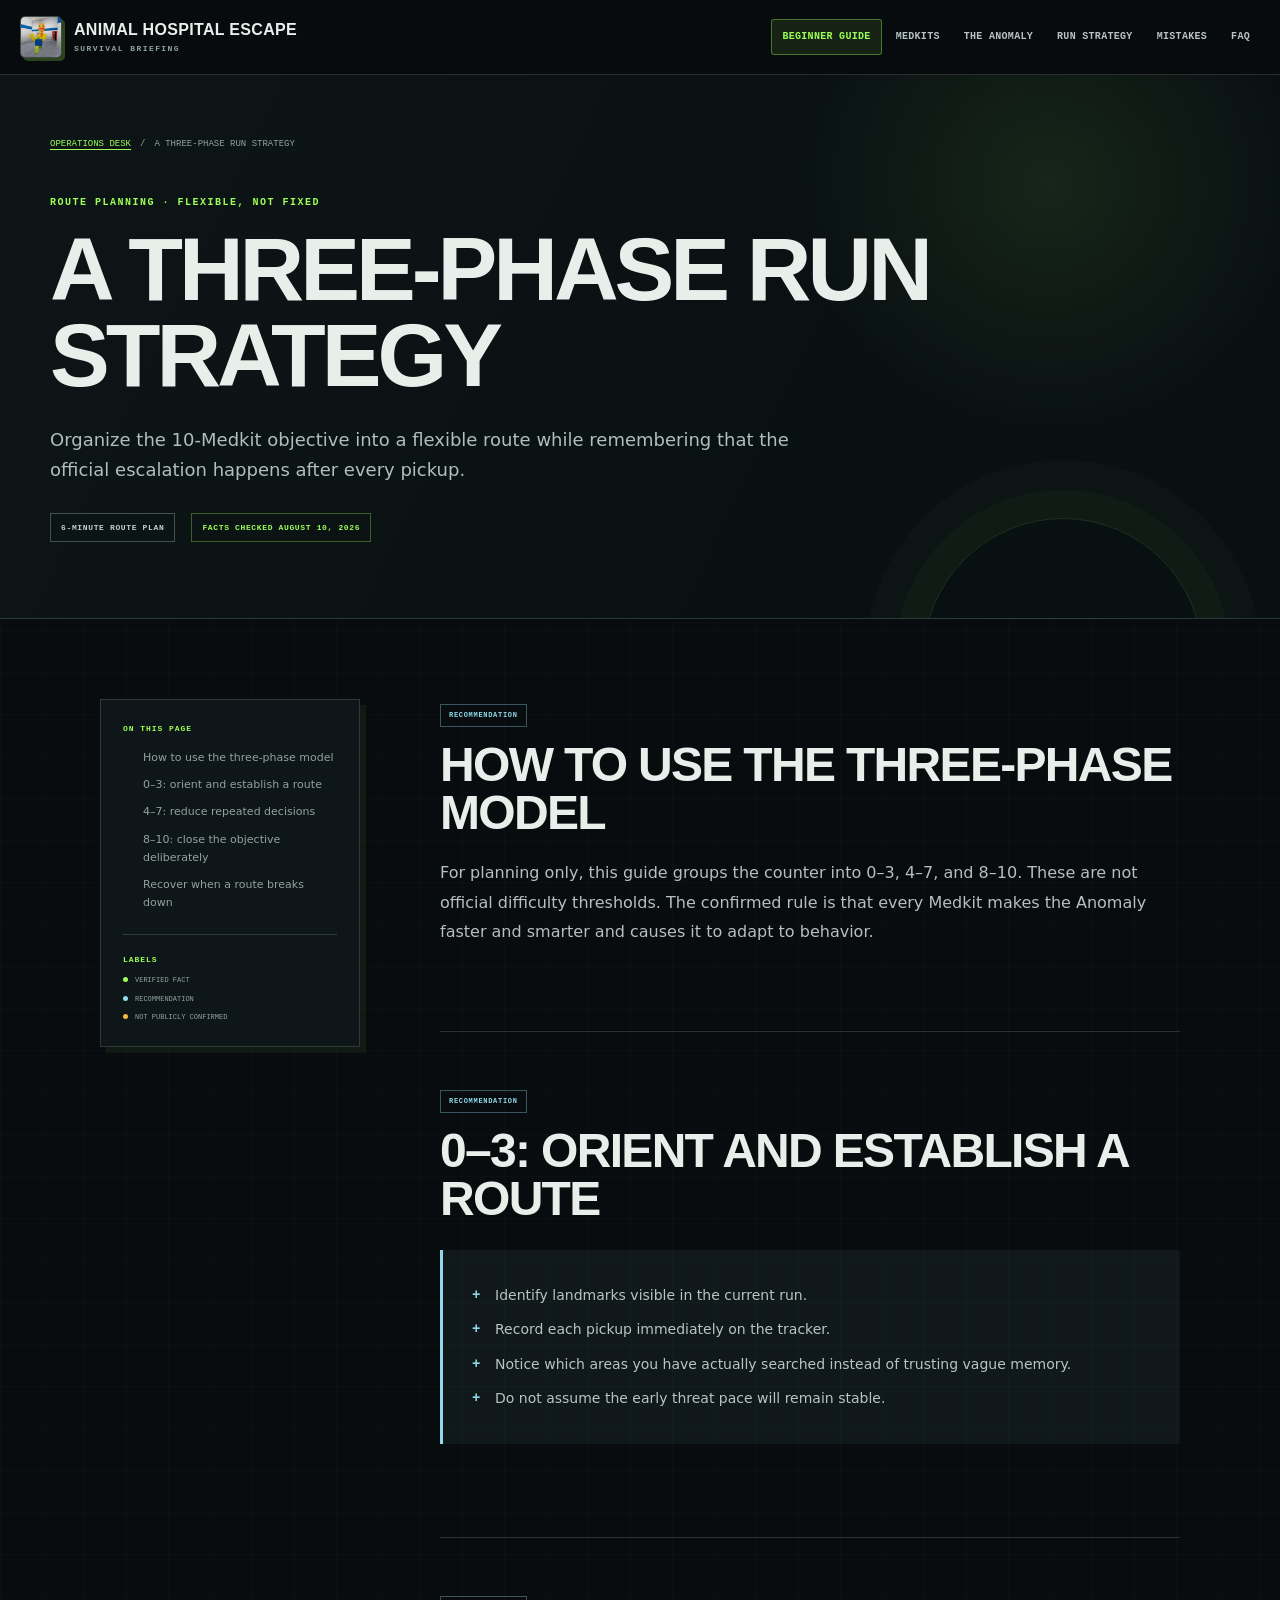
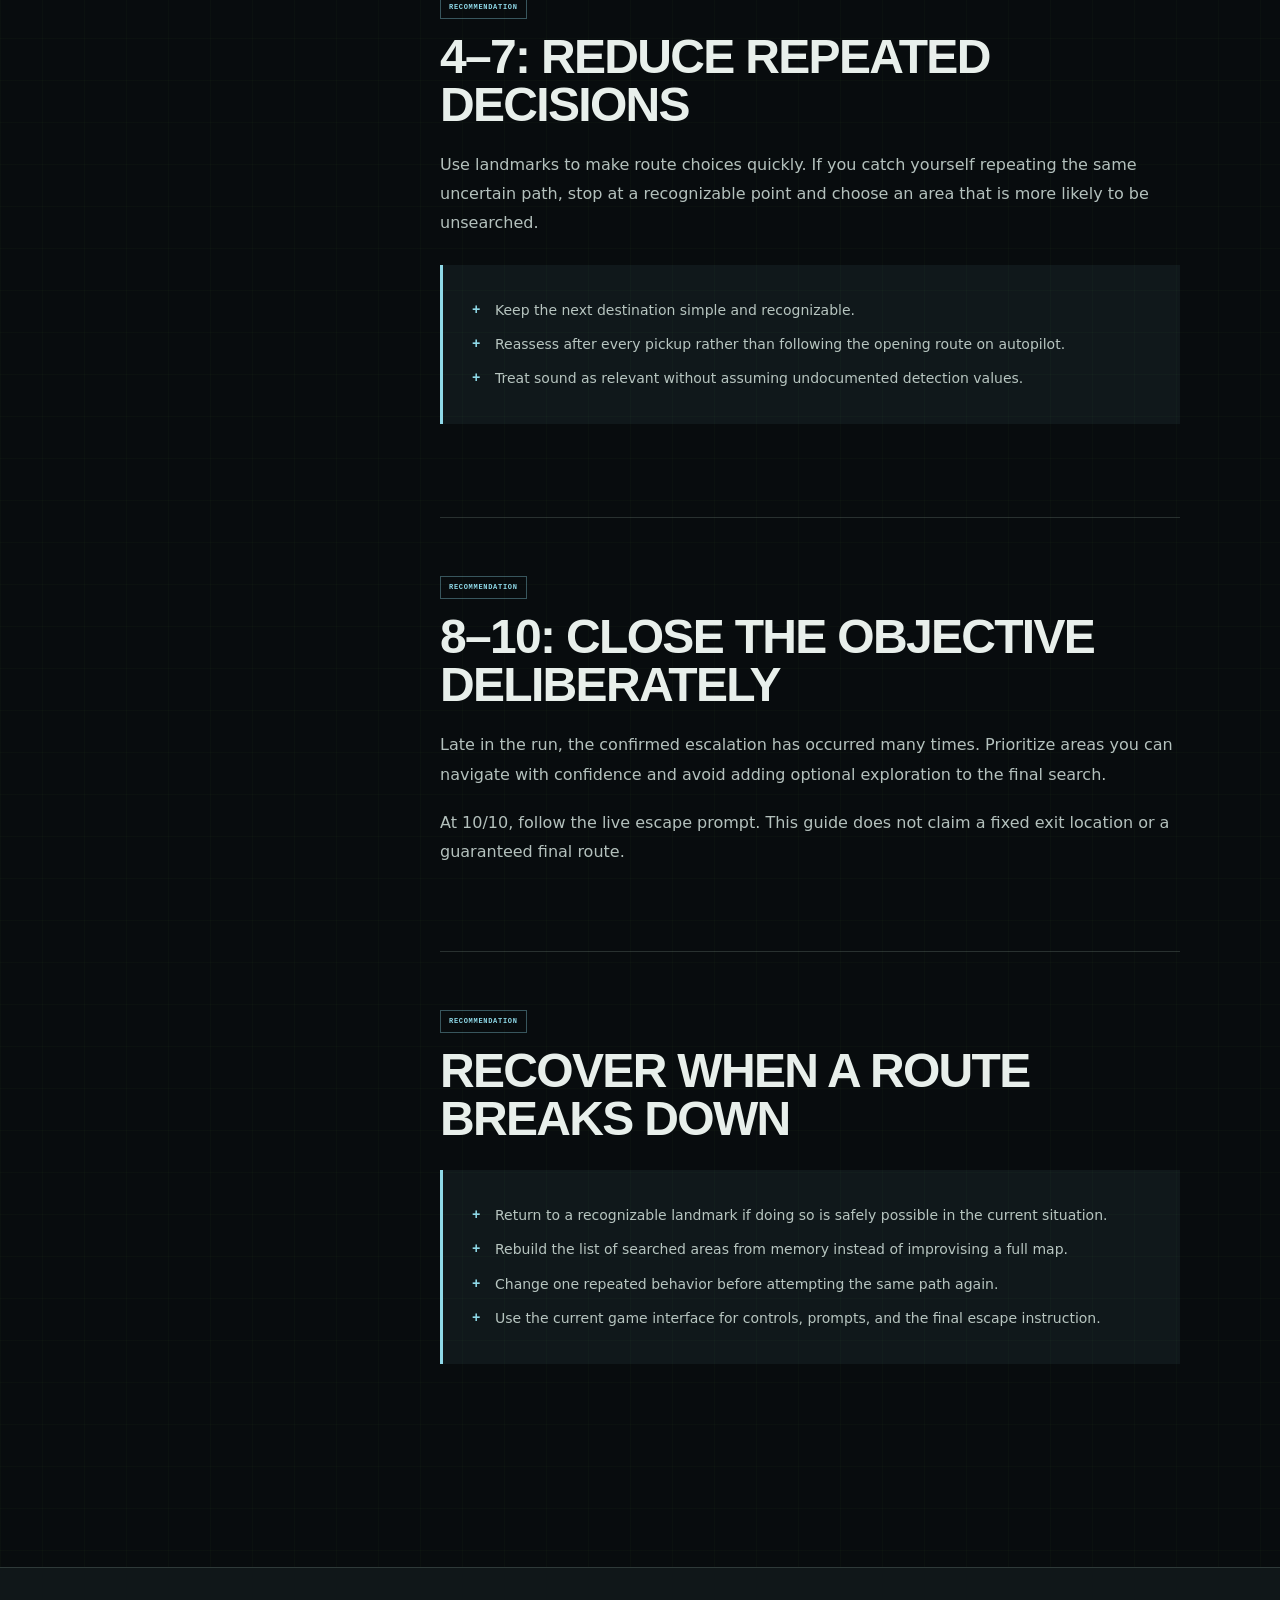
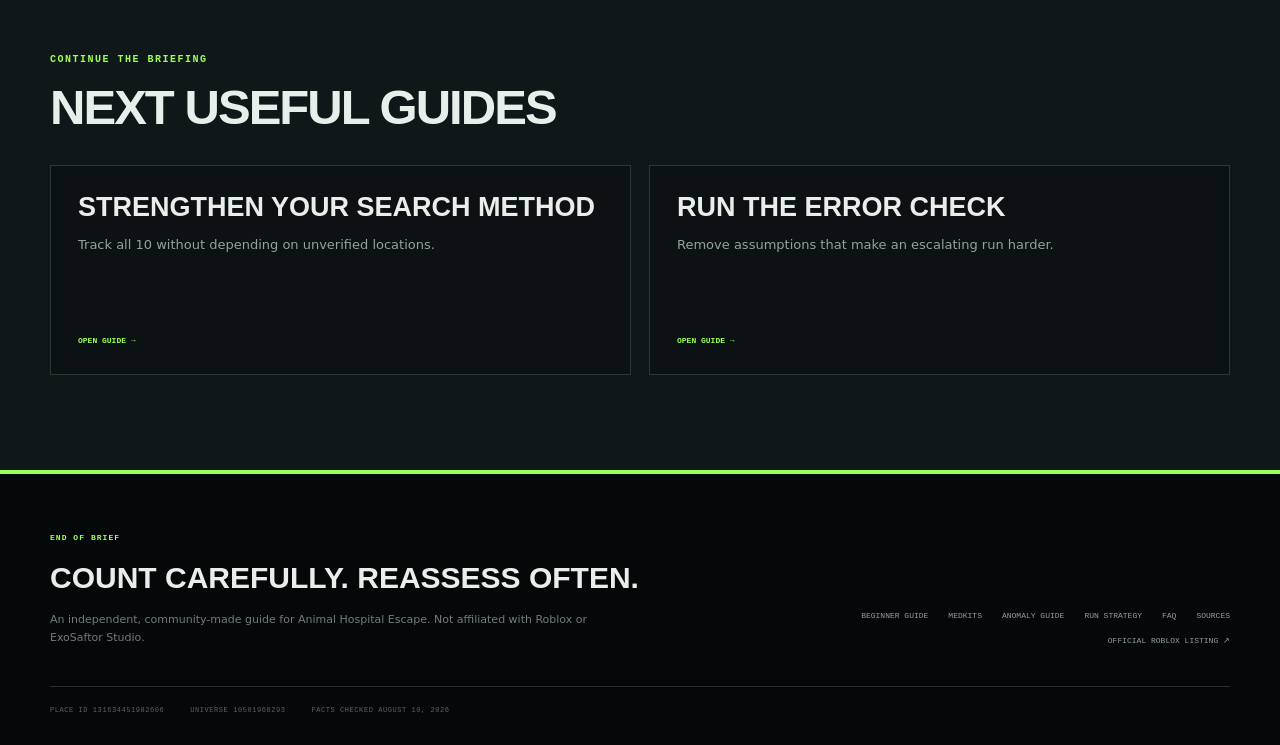
<file: run-strategy/index.html>
<!DOCTYPE html><html lang="en"><head><meta charSet="utf-8"/><meta name="viewport" content="width=device-width, initial-scale=1"/><link rel="preload" href="/icon.png" as="image"/><link rel="stylesheet" href="/_next/static/chunks/0z8bajowdw31k.css" data-precedence="next"/><link rel="preload" as="script" fetchPriority="low" href="/_next/static/chunks/0jtaw7rr1ugwe.js"/><script src="/_next/static/chunks/08icvac4j189f.js" async=""></script><script src="/_next/static/chunks/05qy0547-363-.js" async=""></script><script src="/_next/static/chunks/03ag4kdei-2c-.js" async=""></script><script src="/_next/static/chunks/turbopack-14~8eeexl72pc.js" async=""></script><script src="/_next/static/chunks/0_s10em0x~t3~.js" async=""></script><script src="/_next/static/chunks/04p6i4.8tu~zs.js" async=""></script><meta name="theme-color" content="#0a1113"/><meta name="color-scheme" content="dark"/><title>Animal Hospital Escape Run Strategy | Animal Hospital Escape Wiki</title><meta name="description" content="Organize the 10-Medkit objective into a flexible route while remembering that the official escalation happens after every pickup."/><meta name="application-name" content="Animal Hospital Escape Wiki"/><link rel="author" href="https://animal-hospital-escape.wiki"/><meta name="author" content="Animal Hospital Escape Wiki"/><link rel="manifest" href="/manifest.webmanifest"/><meta name="creator" content="Animal Hospital Escape Wiki"/><meta name="publisher" content="Animal Hospital Escape Wiki"/><meta name="category" content="games"/><link rel="canonical" href="https://animal-hospital-escape.wiki/run-strategy/"/><meta property="og:title" content="Animal Hospital Escape Run Strategy"/><meta property="og:description" content="Organize the 10-Medkit objective into a flexible route while remembering that the official escalation happens after every pickup."/><meta property="og:url" content="https://animal-hospital-escape.wiki/run-strategy/"/><meta property="og:site_name" content="Animal Hospital Escape Wiki"/><meta property="og:image" content="https://animal-hospital-escape.wiki/og.png"/><meta property="og:image:width" content="1200"/><meta property="og:image:height" content="627"/><meta property="og:image:alt" content="Animal Hospital Escape beginner guide: 10 Medkits, one escalating threat"/><meta property="og:type" content="article"/><meta name="twitter:card" content="summary_large_image"/><meta name="twitter:title" content="Animal Hospital Escape Run Strategy"/><meta name="twitter:description" content="Organize the 10-Medkit objective into a flexible route while remembering that the official escalation happens after every pickup."/><meta name="twitter:image" content="https://animal-hospital-escape.wiki/og.png"/><link rel="icon" href="/icon.png" type="image/png"/><link rel="apple-touch-icon" href="/icon.png" type="image/png"/><script src="/_next/static/chunks/03~yq9q893hmn.js" noModule=""></script></head><body><div hidden=""><!--$--><!--/$--></div><div class="site-shell"><a class="skip-link" href="#main-content">Skip to main content</a><header class="site-header"><div class="header-inner"><a class="brand" aria-label="Animal Hospital Escape Wiki home" href="/"><img class="brand-icon" src="/icon.png" alt="" width="42" height="42"/><span><strong>Animal Hospital Escape</strong><small>Survival briefing</small></span></a><nav class="main-nav" aria-label="Main navigation"><a href="/beginner-guide/">Beginner guide</a><a href="/medkits/">Medkits</a><a href="/anomaly-guide/">The Anomaly</a><a href="/run-strategy/">Run strategy</a><a href="/common-mistakes/">Mistakes</a><a href="/faq/">FAQ</a></nav></div></header><main id="main-content"><script type="application/ld+json">{"@context":"https://schema.org","@type":"Article","headline":"A three-phase run strategy","description":"Organize the 10-Medkit objective into a flexible route while remembering that the official escalation happens after every pickup.","url":"https://animal-hospital-escape.wiki/run-strategy/","isPartOf":{"@type":"WebSite","name":"Animal Hospital Escape Wiki","url":"https://animal-hospital-escape.wiki"},"author":{"@type":"Organization","name":"Animal Hospital Escape Wiki"},"about":{"@type":"VideoGame","name":"Animal Hospital Escape","url":"https://www.roblox.com/games/131634451982606/Animal-Hospital-Escape"}}</script><script type="application/ld+json">{"@context":"https://schema.org","@type":"BreadcrumbList","itemListElement":[{"@type":"ListItem","position":1,"name":"Animal Hospital Escape Wiki","item":"https://animal-hospital-escape.wiki"},{"@type":"ListItem","position":2,"name":"A three-phase run strategy","item":"https://animal-hospital-escape.wiki/run-strategy/"}]}</script><section class="guide-hero"><div class="wide-container"><nav class="breadcrumbs" aria-label="Breadcrumb"><a href="/">Operations desk</a><span aria-hidden="true">/</span><span>A three-phase run strategy</span></nav><p class="eyebrow">Route planning · Flexible, not fixed</p><h1>A three-phase run strategy</h1><p class="guide-deck">Organize the 10-Medkit objective into a flexible route while remembering that the official escalation happens after every pickup.</p><div class="guide-meta"><span class="reading-time">6-minute route plan</span><span class="verified-date">Facts checked <!-- -->August 10, 2026</span></div></div></section><div class="guide-layout wide-container"><aside class="contents-card" aria-label="On this page"><p>On this page</p><ol><li><a href="#model">How to use the three-phase model</a></li><li><a href="#opening">0–3: orient and establish a route</a></li><li><a href="#pressure">4–7: reduce repeated decisions</a></li><li><a href="#closing">8–10: close the objective deliberately</a></li><li><a href="#recovery">Recover when a route breaks down</a></li></ol><div class="label-key"><span>Labels</span><small>Verified fact</small><small>Recommendation</small><small>Not publicly confirmed</small></div></aside><article class="guide-article"><section id="model"><span class="status-badge status-recommendation">Recommendation</span><h2>How to use the three-phase model</h2><p>For planning only, this guide groups the counter into 0–3, 4–7, and 8–10. These are not official difficulty thresholds. The confirmed rule is that every Medkit makes the Anomaly faster and smarter and causes it to adapt to behavior.</p></section><section id="opening"><span class="status-badge status-recommendation">Recommendation</span><h2>0–3: orient and establish a route</h2><ul class="field-list"><li>Identify landmarks visible in the current run.</li><li>Record each pickup immediately on the tracker.</li><li>Notice which areas you have actually searched instead of trusting vague memory.</li><li>Do not assume the early threat pace will remain stable.</li></ul></section><section id="pressure"><span class="status-badge status-recommendation">Recommendation</span><h2>4–7: reduce repeated decisions</h2><p>Use landmarks to make route choices quickly. If you catch yourself repeating the same uncertain path, stop at a recognizable point and choose an area that is more likely to be unsearched.</p><ul class="field-list"><li>Keep the next destination simple and recognizable.</li><li>Reassess after every pickup rather than following the opening route on autopilot.</li><li>Treat sound as relevant without assuming undocumented detection values.</li></ul></section><section id="closing"><span class="status-badge status-recommendation">Recommendation</span><h2>8–10: close the objective deliberately</h2><p>Late in the run, the confirmed escalation has occurred many times. Prioritize areas you can navigate with confidence and avoid adding optional exploration to the final search.</p><p>At 10/10, follow the live escape prompt. This guide does not claim a fixed exit location or a guaranteed final route.</p></section><section id="recovery"><span class="status-badge status-recommendation">Recommendation</span><h2>Recover when a route breaks down</h2><ul class="field-list"><li>Return to a recognizable landmark if doing so is safely possible in the current situation.</li><li>Rebuild the list of searched areas from memory instead of improvising a full map.</li><li>Change one repeated behavior before attempting the same path again.</li><li>Use the current game interface for controls, prompts, and the final escape instruction.</li></ul></section></article></div><section class="keep-reading"><div class="wide-container"><p class="eyebrow">Continue the briefing</p><h2>Next useful guides</h2><div class="related-grid"><a class="related-card" href="/medkits/"><strong>Strengthen your search method</strong><span>Track all 10 without depending on unverified locations.</span><em>Open guide →</em></a><a class="related-card" href="/common-mistakes/"><strong>Run the error check</strong><span>Remove assumptions that make an escalating run harder.</span><em>Open guide →</em></a></div></div></section><!--$--><!--/$--></main><footer class="site-footer"><div class="footer-grid"><div><p class="footer-kicker">END OF BRIEF</p><p class="footer-title">Count carefully. Reassess often.</p><p>An independent, community-made guide for Animal Hospital Escape. Not affiliated with Roblox or <!-- -->ExoSaftor Studio<!-- -->.</p></div><nav aria-label="Footer navigation"><a href="/beginner-guide/">Beginner guide</a><a href="/medkits/">Medkits</a><a href="/anomaly-guide/">Anomaly guide</a><a href="/run-strategy/">Run strategy</a><a href="/faq/">FAQ</a><a href="/sources/">Sources</a><a href="https://www.roblox.com/games/131634451982606/Animal-Hospital-Escape" rel="noreferrer">Official Roblox listing ↗</a></nav></div><div class="footer-identity"><span>Place ID <!-- -->131634451982606</span><span>Universe <!-- -->10501968293</span><span>Facts checked <!-- -->August 10, 2026</span></div></footer></div><script src="/_next/static/chunks/0jtaw7rr1ugwe.js" id="_R_" async=""></script><script>(self.__next_f=self.__next_f||[]).push([0])</script><script>self.__next_f.push([1,"1:\"$Sreact.fragment\"\n2:I[54030,[\"/_next/static/chunks/0_s10em0x~t3~.js\",\"/_next/static/chunks/04p6i4.8tu~zs.js\"],\"\"]\n3:I[70748,[\"/_next/static/chunks/0_s10em0x~t3~.js\",\"/_next/static/chunks/04p6i4.8tu~zs.js\"],\"default\"]\n4:I[19897,[\"/_next/static/chunks/0_s10em0x~t3~.js\",\"/_next/static/chunks/04p6i4.8tu~zs.js\"],\"default\"]\nc:I[76186,[\"/_next/static/chunks/0_s10em0x~t3~.js\",\"/_next/static/chunks/04p6i4.8tu~zs.js\"],\"default\",1]\n:HL[\"/_next/static/chunks/0z8bajowdw31k.css\",\"style\"]\n:HL[\"/icon.png\",\"image\"]\n"])</script><script>self.__next_f.push([1,"0:{\"P\":null,\"c\":[\"\",\"run-strategy\",\"\"],\"q\":\"\",\"i\":false,\"f\":[[[\"\",{\"children\":[\"run-strategy\",{\"children\":[\"__PAGE__\",{}]}]},\"$undefined\",\"$undefined\",16],[[\"$\",\"$1\",\"c\",{\"children\":[[[\"$\",\"link\",\"0\",{\"rel\":\"stylesheet\",\"href\":\"/_next/static/chunks/0z8bajowdw31k.css\",\"precedence\":\"next\",\"crossOrigin\":\"$undefined\",\"nonce\":\"$undefined\"}],[\"$\",\"script\",\"script-0\",{\"src\":\"/_next/static/chunks/0_s10em0x~t3~.js\",\"async\":true,\"nonce\":\"$undefined\"}],[\"$\",\"script\",\"script-1\",{\"src\":\"/_next/static/chunks/04p6i4.8tu~zs.js\",\"async\":true,\"nonce\":\"$undefined\"}]],[\"$\",\"html\",null,{\"lang\":\"en\",\"children\":[\"$\",\"body\",null,{\"children\":[\"$\",\"div\",null,{\"className\":\"site-shell\",\"children\":[[\"$\",\"a\",null,{\"className\":\"skip-link\",\"href\":\"#main-content\",\"children\":\"Skip to main content\"}],[\"$\",\"header\",null,{\"className\":\"site-header\",\"children\":[\"$\",\"div\",null,{\"className\":\"header-inner\",\"children\":[[\"$\",\"$L2\",null,{\"className\":\"brand\",\"href\":\"/\",\"aria-label\":\"Animal Hospital Escape Wiki home\",\"children\":[[\"$\",\"img\",null,{\"className\":\"brand-icon\",\"src\":\"/icon.png\",\"alt\":\"\",\"width\":42,\"height\":42}],[\"$\",\"span\",null,{\"children\":[[\"$\",\"strong\",null,{\"children\":\"Animal Hospital Escape\"}],[\"$\",\"small\",null,{\"children\":\"Survival briefing\"}]]}]]}],[\"$\",\"nav\",null,{\"className\":\"main-nav\",\"aria-label\":\"Main navigation\",\"children\":[[\"$\",\"$L2\",\"/beginner-guide\",{\"href\":\"/beginner-guide\",\"children\":\"Beginner guide\"}],[\"$\",\"$L2\",\"/medkits\",{\"href\":\"/medkits\",\"children\":\"Medkits\"}],[\"$\",\"$L2\",\"/anomaly-guide\",{\"href\":\"/anomaly-guide\",\"children\":\"The Anomaly\"}],[\"$\",\"$L2\",\"/run-strategy\",{\"href\":\"/run-strategy\",\"children\":\"Run strategy\"}],[\"$\",\"$L2\",\"/common-mistakes\",{\"href\":\"/common-mistakes\",\"children\":\"Mistakes\"}],[\"$\",\"$L2\",\"/faq\",{\"href\":\"/faq\",\"children\":\"FAQ\"}]]}]]}]}],[\"$\",\"main\",null,{\"id\":\"main-content\",\"children\":[\"$\",\"$L3\",null,{\"parallelRouterKey\":\"children\",\"error\":\"$undefined\",\"errorStyles\":\"$undefined\",\"errorScripts\":\"$undefined\",\"template\":[\"$\",\"$L4\",null,{}],\"templateStyles\":\"$undefined\",\"templateScripts\":\"$undefined\",\"notFound\":[[[\"$\",\"title\",null,{\"children\":\"404: This page could not be found.\"}],[\"$\",\"div\",null,{\"style\":{\"fontFamily\":\"system-ui,\\\"Segoe UI\\\",Roboto,Helvetica,Arial,sans-serif,\\\"Apple Color Emoji\\\",\\\"Segoe UI Emoji\\\"\",\"height\":\"100vh\",\"textAlign\":\"center\",\"display\":\"flex\",\"flexDirection\":\"column\",\"alignItems\":\"center\",\"justifyContent\":\"center\"},\"children\":[\"$\",\"div\",null,{\"children\":[[\"$\",\"style\",null,{\"dangerouslySetInnerHTML\":{\"__html\":\"body{color:#000;background:#fff;margin:0}.next-error-h1{border-right:1px solid rgba(0,0,0,.3)}@media (prefers-color-scheme:dark){body{color:#fff;background:#000}.next-error-h1{border-right:1px solid rgba(255,255,255,.3)}}\"}}],[\"$\",\"h1\",null,{\"className\":\"next-error-h1\",\"style\":{\"display\":\"inline-block\",\"margin\":\"0 20px 0 0\",\"padding\":\"0 23px 0 0\",\"fontSize\":24,\"fontWeight\":500,\"verticalAlign\":\"top\",\"lineHeight\":\"49px\"},\"children\":404}],[\"$\",\"div\",null,{\"style\":{\"display\":\"inline-block\"},\"children\":[\"$\",\"h2\",null,{\"style\":{\"fontSize\":14,\"fontWeight\":400,\"lineHeight\":\"49px\",\"margin\":0},\"children\":\"This page could not be found.\"}]}]]}]}]],[]],\"forbidden\":\"$undefined\",\"unauthorized\":\"$undefined\"}]}],[\"$\",\"footer\",null,{\"className\":\"site-footer\",\"children\":[[\"$\",\"div\",null,{\"className\":\"footer-grid\",\"children\":[[\"$\",\"div\",null,{\"children\":[[\"$\",\"p\",null,{\"className\":\"footer-kicker\",\"children\":\"END OF BRIEF\"}],[\"$\",\"p\",null,{\"className\":\"footer-title\",\"children\":\"Count carefully. Reassess often.\"}],[\"$\",\"p\",null,{\"children\":[\"An independent, community-made guide for Animal Hospital Escape. Not affiliated with Roblox or \",\"ExoSaftor Studio\",\".\"]}]]}],[\"$\",\"nav\",null,{\"aria-label\":\"Footer navigation\",\"children\":[[\"$\",\"$L2\",null,{\"href\":\"/beginner-guide\",\"children\":\"Beginner guide\"}],[\"$\",\"$L2\",null,{\"href\":\"/medkits\",\"children\":\"Medkits\"}],[\"$\",\"$L2\",null,{\"href\":\"/anomaly-guide\",\"children\":\"Anomaly guide\"}],[\"$\",\"$L2\",null,{\"href\":\"/run-strategy\",\"children\":\"Run strategy\"}],[\"$\",\"$L2\",null,{\"href\":\"/faq\",\"children\":\"FAQ\"}],[\"$\",\"$L2\",null,{\"href\":\"/sources\",\"children\":\"Sources\"}],[\"$\",\"a\",null,{\"href\":\"https://www.roblox.com/games/131634451982606/Animal-Hospital-Escape\",\"rel\":\"noreferrer\",\"children\":\"Official Roblox listing ↗\"}]]}]]}],[\"$\",\"div\",null,{\"className\":\"footer-identity\",\"children\":[[\"$\",\"span\",null,{\"children\":[\"Place ID \",\"131634451982606\"]}],[\"$\",\"span\",null,{\"children\":[\"Universe \",\"10501968293\"]}],[\"$\",\"span\",null,{\"children\":[\"Facts checked \",\"August 10, 2026\"]}]]}]]}]]}]}]}]]}],{\"children\":[[\"$\",\"$1\",\"c\",{\"children\":[null,[\"$\",\"$L3\",null,{\"parallelRouterKey\":\"children\",\"error\":\"$undefined\",\"errorStyles\":\"$undefined\",\"errorScripts\":\"$undefined\",\"template\":[\"$\",\"$L4\",null,{}],\"templateStyles\":\"$undefined\",\"templateScripts\":\"$undefined\",\"notFound\":\"$undefined\",\"forbidden\":\"$undefined\",\"unauthorized\":\"$undefined\"}]]}],{\"children\":[[\"$\",\"$1\",\"c\",{\"children\":[[[\"$\",\"script\",null,{\"type\":\"application/ld+json\",\"dangerouslySetInnerHTML\":{\"__html\":\"{\\\"@context\\\":\\\"https://schema.org\\\",\\\"@type\\\":\\\"Article\\\",\\\"headline\\\":\\\"A three-phase run strategy\\\",\\\"description\\\":\\\"Organize the 10-Medkit objective into a flexible route while remembering that the official escalation happens after every pickup.\\\",\\\"url\\\":\\\"https://animal-hospital-escape.wiki/run-strategy/\\\",\\\"isPartOf\\\":{\\\"@type\\\":\\\"WebSite\\\",\\\"name\\\":\\\"Animal Hospital Escape Wiki\\\",\\\"url\\\":\\\"https://animal-hospital-escape.wiki\\\"},\\\"author\\\":{\\\"@type\\\":\\\"Organization\\\",\\\"name\\\":\\\"Animal Hospital Escape Wiki\\\"},\\\"about\\\":{\\\"@type\\\":\\\"VideoGame\\\",\\\"name\\\":\\\"Animal Hospital Escape\\\",\\\"url\\\":\\\"https://www.roblox.com/games/131634451982606/Animal-Hospital-Escape\\\"}}\"}}],\"$L5\",\"$L6\",\"$L7\",\"$L8\"],null,\"$L9\"]}],{},null,false,null]},null,false,\"$@a\"]},null,false,null],\"$Lb\",false]],\"m\":\"$undefined\",\"G\":[\"$c\",[\"$Ld\"]],\"S\":true,\"h\":null,\"s\":\"$undefined\",\"l\":\"$undefined\",\"p\":\"$undefined\",\"d\":\"$undefined\",\"b\":\"_3tF1WsGMRAiJcGE-7hFd\"}\n"])</script><script>self.__next_f.push([1,"12:I[21703,[\"/_next/static/chunks/0_s10em0x~t3~.js\",\"/_next/static/chunks/04p6i4.8tu~zs.js\"],\"OutletBoundary\"]\n13:\"$Sreact.suspense\"\n16:I[21703,[\"/_next/static/chunks/0_s10em0x~t3~.js\",\"/_next/static/chunks/04p6i4.8tu~zs.js\"],\"ViewportBoundary\"]\n18:I[21703,[\"/_next/static/chunks/0_s10em0x~t3~.js\",\"/_next/static/chunks/04p6i4.8tu~zs.js\"],\"MetadataBoundary\"]\n5:[\"$\",\"script\",null,{\"type\":\"application/ld+json\",\"dangerouslySetInnerHTML\":{\"__html\":\"{\\\"@context\\\":\\\"https://schema.org\\\",\\\"@type\\\":\\\"BreadcrumbList\\\",\\\"itemListElement\\\":[{\\\"@type\\\":\\\"ListItem\\\",\\\"position\\\":1,\\\"name\\\":\\\"Animal Hospital Escape Wiki\\\",\\\"item\\\":\\\"https://animal-hospital-escape.wiki\\\"},{\\\"@type\\\":\\\"ListItem\\\",\\\"position\\\":2,\\\"name\\\":\\\"A three-phase run strategy\\\",\\\"item\\\":\\\"https://animal-hospital-escape.wiki/run-strategy/\\\"}]}\"}}]\n6:[\"$\",\"section\",null,{\"className\":\"guide-hero\",\"children\":[\"$\",\"div\",null,{\"className\":\"wide-container\",\"children\":[[\"$\",\"nav\",null,{\"className\":\"breadcrumbs\",\"aria-label\":\"Breadcrumb\",\"children\":[[\"$\",\"$L2\",null,{\"href\":\"/\",\"children\":\"Operations desk\"}],[\"$\",\"span\",null,{\"aria-hidden\":\"true\",\"children\":\"/\"}],[\"$\",\"span\",null,{\"children\":\"A three-phase run strategy\"}]]}],[\"$\",\"p\",null,{\"className\":\"eyebrow\",\"children\":\"Route planning · Flexible, not fixed\"}],[\"$\",\"h1\",null,{\"children\":\"A three-phase run strategy\"}],[\"$\",\"p\",null,{\"className\":\"guide-deck\",\"children\":\"Organize the 10-Medkit objective into a flexible route while remembering that the official escalation happens after every pickup.\"}],[\"$\",\"div\",null,{\"className\":\"guide-meta\",\"children\":[[\"$\",\"span\",null,{\"className\":\"reading-time\",\"children\":\"6-minute route plan\"}],[\"$\",\"span\",null,{\"className\":\"verified-date\",\"children\":[\"Facts checked \",\"August 10, 2026\"]}]]}]]}]}]\n"])</script><script>self.__next_f.push([1,"7:[\"$\",\"div\",null,{\"className\":\"guide-layout wide-container\",\"children\":[[\"$\",\"aside\",null,{\"className\":\"contents-card\",\"aria-label\":\"On this page\",\"children\":[[\"$\",\"p\",null,{\"children\":\"On this page\"}],[\"$\",\"ol\",null,{\"children\":[[\"$\",\"li\",\"model\",{\"children\":[\"$\",\"a\",null,{\"href\":\"#model\",\"children\":\"How to use the three-phase model\"}]}],[\"$\",\"li\",\"opening\",{\"children\":[\"$\",\"a\",null,{\"href\":\"#opening\",\"children\":\"0–3: orient and establish a route\"}]}],[\"$\",\"li\",\"pressure\",{\"children\":[\"$\",\"a\",null,{\"href\":\"#pressure\",\"children\":\"4–7: reduce repeated decisions\"}]}],[\"$\",\"li\",\"closing\",{\"children\":[\"$\",\"a\",null,{\"href\":\"#closing\",\"children\":\"8–10: close the objective deliberately\"}]}],[\"$\",\"li\",\"recovery\",{\"children\":[\"$\",\"a\",null,{\"href\":\"#recovery\",\"children\":\"Recover when a route breaks down\"}]}]]}],[\"$\",\"div\",null,{\"className\":\"label-key\",\"children\":[[\"$\",\"span\",null,{\"children\":\"Labels\"}],[\"$\",\"small\",null,{\"children\":\"Verified fact\"}],[\"$\",\"small\",null,{\"children\":\"Recommendation\"}],[\"$\",\"small\",null,{\"children\":\"Not publicly confirmed\"}]]}]]}],[\"$\",\"article\",null,{\"className\":\"guide-article\",\"children\":[[\"$\",\"section\",\"model\",{\"id\":\"model\",\"children\":[[\"$\",\"span\",null,{\"className\":\"status-badge status-recommendation\",\"children\":\"Recommendation\"}],[\"$\",\"h2\",null,{\"children\":\"How to use the three-phase model\"}],[[\"$\",\"p\",\"For planning only, this guide groups the counter into 0–3, 4–7, and 8–10. These are not official difficulty thresholds. The confirmed rule is that every Medkit makes the Anomaly faster and smarter and causes it to adapt to behavior.\",{\"children\":\"For planning only, this guide groups the counter into 0–3, 4–7, and 8–10. These are not official difficulty thresholds. The confirmed rule is that every Medkit makes the Anomaly faster and smarter and causes it to adapt to behavior.\"}]],\"$undefined\",\"$undefined\"]}],[\"$\",\"section\",\"opening\",{\"id\":\"opening\",\"children\":[[\"$\",\"span\",null,{\"className\":\"status-badge status-recommendation\",\"children\":\"Recommendation\"}],[\"$\",\"h2\",null,{\"children\":\"0–3: orient and establish a route\"}],\"$undefined\",[\"$\",\"ul\",null,{\"className\":\"field-list\",\"children\":[[\"$\",\"li\",\"Identify landmarks visible in the current run.\",{\"children\":\"Identify landmarks visible in the current run.\"}],[\"$\",\"li\",\"Record each pickup immediately on the tracker.\",{\"children\":\"Record each pickup immediately on the tracker.\"}],[\"$\",\"li\",\"Notice which areas you have actually searched instead of trusting vague memory.\",{\"children\":\"Notice which areas you have actually searched instead of trusting vague memory.\"}],[\"$\",\"li\",\"Do not assume the early threat pace will remain stable.\",{\"children\":\"Do not assume the early threat pace will remain stable.\"}]]}],\"$undefined\"]}],[\"$\",\"section\",\"pressure\",{\"id\":\"pressure\",\"children\":[[\"$\",\"span\",null,{\"className\":\"status-badge status-recommendation\",\"children\":\"Recommendation\"}],[\"$\",\"h2\",null,{\"children\":\"4–7: reduce repeated decisions\"}],[[\"$\",\"p\",\"Use landmarks to make route choices quickly. If you catch yourself repeating the same uncertain path, stop at a recognizable point and choose an area that is more likely to be unsearched.\",{\"children\":\"Use landmarks to make route choices quickly. If you catch yourself repeating the same uncertain path, stop at a recognizable point and choose an area that is more likely to be unsearched.\"}]],[\"$\",\"ul\",null,{\"className\":\"field-list\",\"children\":[[\"$\",\"li\",\"Keep the next destination simple and recognizable.\",{\"children\":\"Keep the next destination simple and recognizable.\"}],[\"$\",\"li\",\"Reassess after every pickup rather than following the opening route on autopilot.\",{\"children\":\"Reassess after every pickup rather than following the opening route on autopilot.\"}],[\"$\",\"li\",\"Treat sound as relevant without assuming undocumented detection values.\",{\"children\":\"Treat sound as relevant without assuming undocumented detection values.\"}]]}],\"$undefined\"]}],[\"$\",\"section\",\"closing\",{\"id\":\"closing\",\"children\":[[\"$\",\"span\",null,{\"className\":\"status-badge status-recommendation\",\"children\":\"Recommendation\"}],\"$Le\",[\"$Lf\",\"$L10\"],\"$undefined\",\"$undefined\"]}],\"$L11\"]}]]}]\n"])</script><script>self.__next_f.push([1,"8:[\"$\",\"section\",null,{\"className\":\"keep-reading\",\"children\":[\"$\",\"div\",null,{\"className\":\"wide-container\",\"children\":[[\"$\",\"p\",null,{\"className\":\"eyebrow\",\"children\":\"Continue the briefing\"}],[\"$\",\"h2\",null,{\"children\":\"Next useful guides\"}],[\"$\",\"div\",null,{\"className\":\"related-grid\",\"children\":[[\"$\",\"$L2\",\"/medkits\",{\"className\":\"related-card\",\"href\":\"/medkits\",\"children\":[[\"$\",\"strong\",null,{\"children\":\"Strengthen your search method\"}],[\"$\",\"span\",null,{\"children\":\"Track all 10 without depending on unverified locations.\"}],[\"$\",\"em\",null,{\"children\":\"Open guide →\"}]]}],[\"$\",\"$L2\",\"/common-mistakes\",{\"className\":\"related-card\",\"href\":\"/common-mistakes\",\"children\":[[\"$\",\"strong\",null,{\"children\":\"Run the error check\"}],[\"$\",\"span\",null,{\"children\":\"Remove assumptions that make an escalating run harder.\"}],[\"$\",\"em\",null,{\"children\":\"Open guide →\"}]]}]]}]]}]}]\n9:[\"$\",\"$L12\",null,{\"children\":[\"$\",\"$13\",null,{\"name\":\"Next.MetadataOutlet\",\"children\":\"$@14\"}]}]\n15:[]\na:\"$W15\"\nb:[\"$\",\"$1\",\"h\",{\"children\":[null,[\"$\",\"$L16\",null,{\"children\":\"$L17\"}],[\"$\",\"div\",null,{\"hidden\":true,\"children\":[\"$\",\"$L18\",null,{\"children\":[\"$\",\"$13\",null,{\"name\":\"Next.Metadata\",\"children\":\"$L19\"}]}]}],null]}]\nd:[\"$\",\"link\",\"0\",{\"rel\":\"stylesheet\",\"href\":\"/_next/static/chunks/0z8bajowdw31k.css\",\"precedence\":\"next\",\"crossOrigin\":\"$undefined\",\"nonce\":\"$undefined\"}]\n"])</script><script>self.__next_f.push([1,"e:[\"$\",\"h2\",null,{\"children\":\"8–10: close the objective deliberately\"}]\nf:[\"$\",\"p\",\"Late in the run, the confirmed escalation has occurred many times. Prioritize areas you can navigate with confidence and avoid adding optional exploration to the final search.\",{\"children\":\"Late in the run, the confirmed escalation has occurred many times. Prioritize areas you can navigate with confidence and avoid adding optional exploration to the final search.\"}]\n10:[\"$\",\"p\",\"At 10/10, follow the live escape prompt. This guide does not claim a fixed exit location or a guaranteed final route.\",{\"children\":\"At 10/10, follow the live escape prompt. This guide does not claim a fixed exit location or a guaranteed final route.\"}]\n11:[\"$\",\"section\",\"recovery\",{\"id\":\"recovery\",\"children\":[[\"$\",\"span\",null,{\"className\":\"status-badge status-recommendation\",\"children\":\"Recommendation\"}],[\"$\",\"h2\",null,{\"children\":\"Recover when a route breaks down\"}],\"$undefined\",[\"$\",\"ul\",null,{\"className\":\"field-list\",\"children\":[[\"$\",\"li\",\"Return to a recognizable landmark if doing so is safely possible in the current situation.\",{\"children\":\"Return to a recognizable landmark if doing so is safely possible in the current situation.\"}],[\"$\",\"li\",\"Rebuild the list of searched areas from memory instead of improvising a full map.\",{\"children\":\"Rebuild the list of searched areas from memory instead of improvising a full map.\"}],[\"$\",\"li\",\"Change one repeated behavior before attempting the same path again.\",{\"children\":\"Change one repeated behavior before attempting the same path again.\"}],[\"$\",\"li\",\"Use the current game interface for controls, prompts, and the final escape instruction.\",{\"children\":\"Use the current game interface for controls, prompts, and the final escape instruction.\"}]]}],\"$undefined\"]}]\n"])</script><script>self.__next_f.push([1,"17:[[\"$\",\"meta\",\"0\",{\"charSet\":\"utf-8\"}],[\"$\",\"meta\",\"1\",{\"name\":\"viewport\",\"content\":\"width=device-width, initial-scale=1\"}],[\"$\",\"meta\",\"2\",{\"name\":\"theme-color\",\"content\":\"#0a1113\"}],[\"$\",\"meta\",\"3\",{\"name\":\"color-scheme\",\"content\":\"dark\"}]]\n"])</script><script>self.__next_f.push([1,"1a:I[41410,[\"/_next/static/chunks/0_s10em0x~t3~.js\",\"/_next/static/chunks/04p6i4.8tu~zs.js\"],\"IconMark\"]\n14:null\n"])</script><script>self.__next_f.push([1,"19:[[\"$\",\"title\",\"0\",{\"children\":\"Animal Hospital Escape Run Strategy | Animal Hospital Escape Wiki\"}],[\"$\",\"meta\",\"1\",{\"name\":\"description\",\"content\":\"Organize the 10-Medkit objective into a flexible route while remembering that the official escalation happens after every pickup.\"}],[\"$\",\"meta\",\"2\",{\"name\":\"application-name\",\"content\":\"Animal Hospital Escape Wiki\"}],[\"$\",\"link\",\"3\",{\"rel\":\"author\",\"href\":\"https://animal-hospital-escape.wiki\"}],[\"$\",\"meta\",\"4\",{\"name\":\"author\",\"content\":\"Animal Hospital Escape Wiki\"}],[\"$\",\"link\",\"5\",{\"rel\":\"manifest\",\"href\":\"/manifest.webmanifest\",\"crossOrigin\":\"$undefined\"}],[\"$\",\"meta\",\"6\",{\"name\":\"creator\",\"content\":\"Animal Hospital Escape Wiki\"}],[\"$\",\"meta\",\"7\",{\"name\":\"publisher\",\"content\":\"Animal Hospital Escape Wiki\"}],[\"$\",\"meta\",\"8\",{\"name\":\"category\",\"content\":\"games\"}],[\"$\",\"link\",\"9\",{\"rel\":\"canonical\",\"href\":\"https://animal-hospital-escape.wiki/run-strategy/\"}],[\"$\",\"meta\",\"10\",{\"property\":\"og:title\",\"content\":\"Animal Hospital Escape Run Strategy\"}],[\"$\",\"meta\",\"11\",{\"property\":\"og:description\",\"content\":\"Organize the 10-Medkit objective into a flexible route while remembering that the official escalation happens after every pickup.\"}],[\"$\",\"meta\",\"12\",{\"property\":\"og:url\",\"content\":\"https://animal-hospital-escape.wiki/run-strategy/\"}],[\"$\",\"meta\",\"13\",{\"property\":\"og:site_name\",\"content\":\"Animal Hospital Escape Wiki\"}],[\"$\",\"meta\",\"14\",{\"property\":\"og:image\",\"content\":\"https://animal-hospital-escape.wiki/og.png\"}],[\"$\",\"meta\",\"15\",{\"property\":\"og:image:width\",\"content\":\"1200\"}],[\"$\",\"meta\",\"16\",{\"property\":\"og:image:height\",\"content\":\"627\"}],[\"$\",\"meta\",\"17\",{\"property\":\"og:image:alt\",\"content\":\"Animal Hospital Escape beginner guide: 10 Medkits, one escalating threat\"}],[\"$\",\"meta\",\"18\",{\"property\":\"og:type\",\"content\":\"article\"}],[\"$\",\"meta\",\"19\",{\"name\":\"twitter:card\",\"content\":\"summary_large_image\"}],[\"$\",\"meta\",\"20\",{\"name\":\"twitter:title\",\"content\":\"Animal Hospital Escape Run Strategy\"}],[\"$\",\"meta\",\"21\",{\"name\":\"twitter:description\",\"content\":\"Organize the 10-Medkit objective into a flexible route while remembering that the official escalation happens after every pickup.\"}],[\"$\",\"meta\",\"22\",{\"name\":\"twitter:image\",\"content\":\"https://animal-hospital-escape.wiki/og.png\"}],[\"$\",\"link\",\"23\",{\"rel\":\"icon\",\"href\":\"/icon.png\",\"type\":\"image/png\"}],[\"$\",\"link\",\"24\",{\"rel\":\"apple-touch-icon\",\"href\":\"/icon.png\",\"type\":\"image/png\"}],[\"$\",\"$L1a\",\"25\",{}]]\n"])</script>  <!-- adsterra-code-handoff:artifact-runtime:start -->
  <script type="module" src="/adsterra/runtime.js" data-adsterra-artifact-runtime data-global-fallback="true"></script>
  <!-- adsterra-code-handoff:artifact-runtime:end -->
</body></html>
</file>
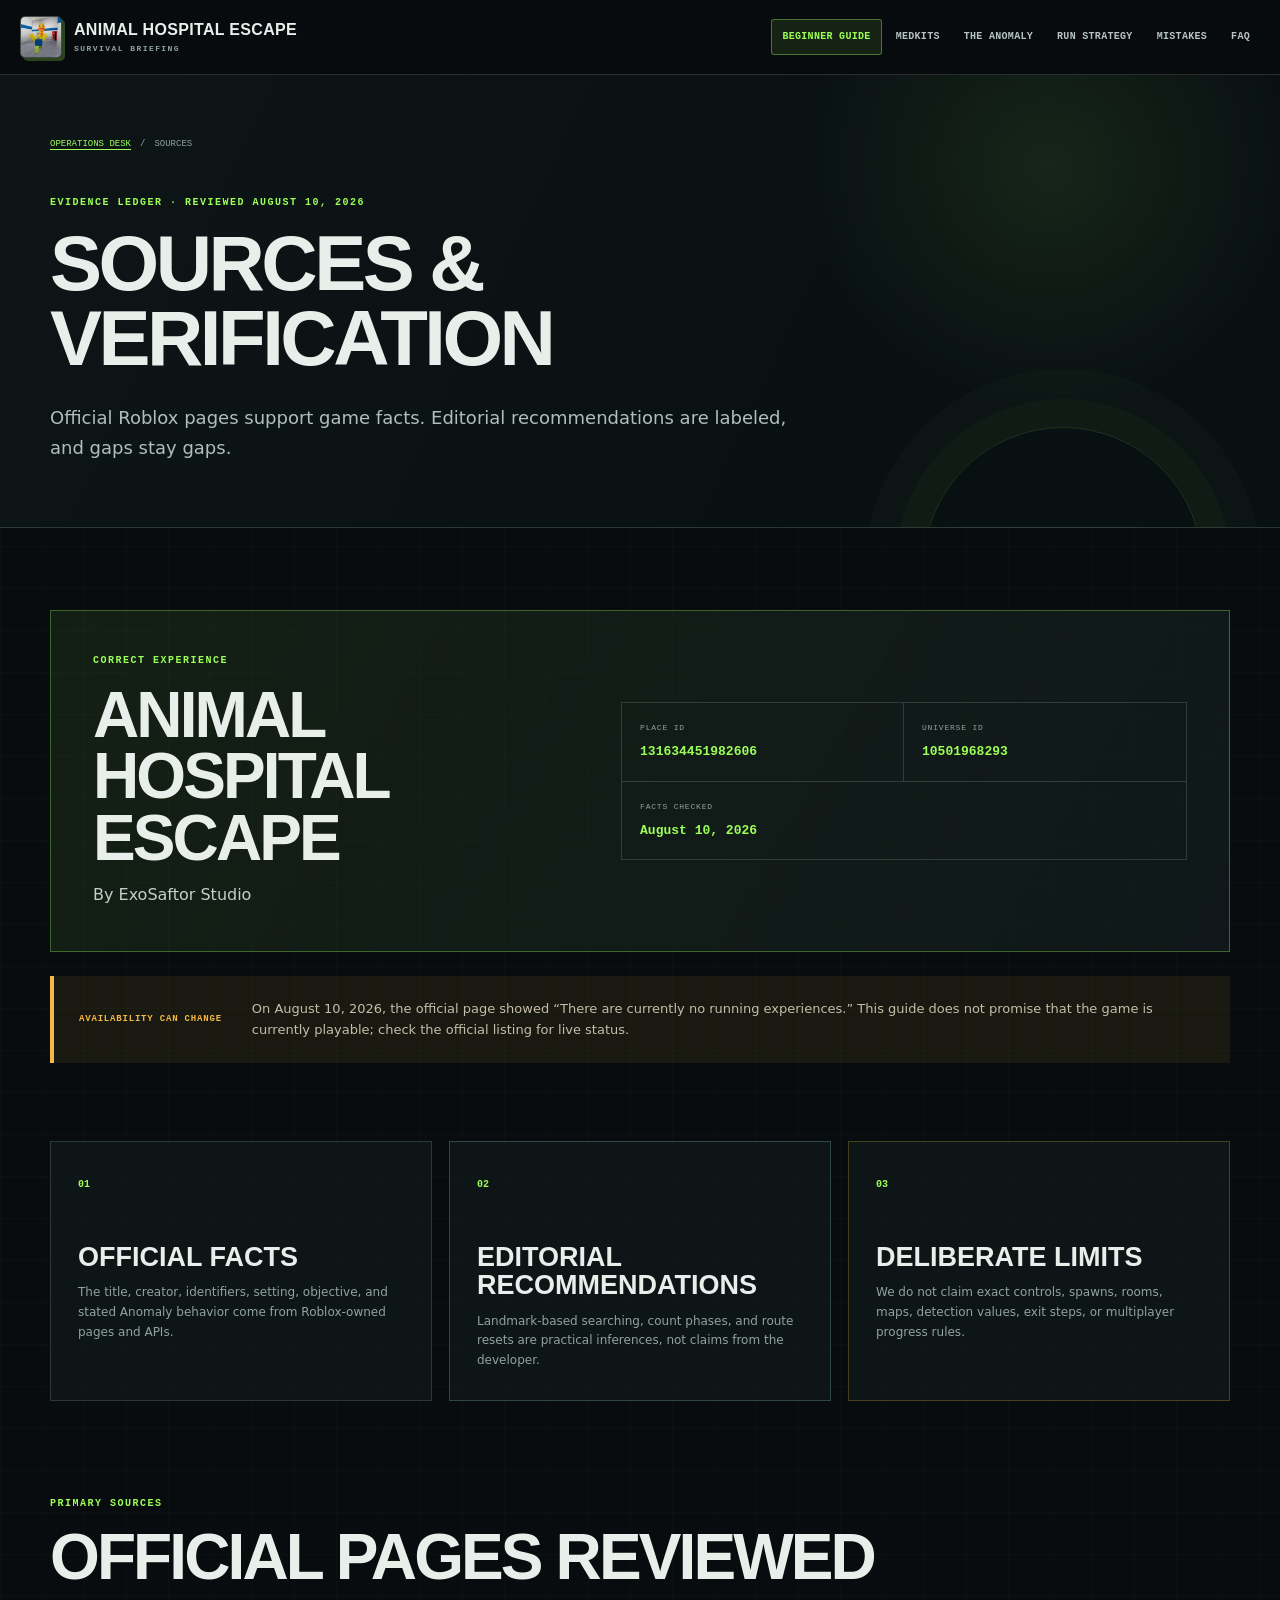
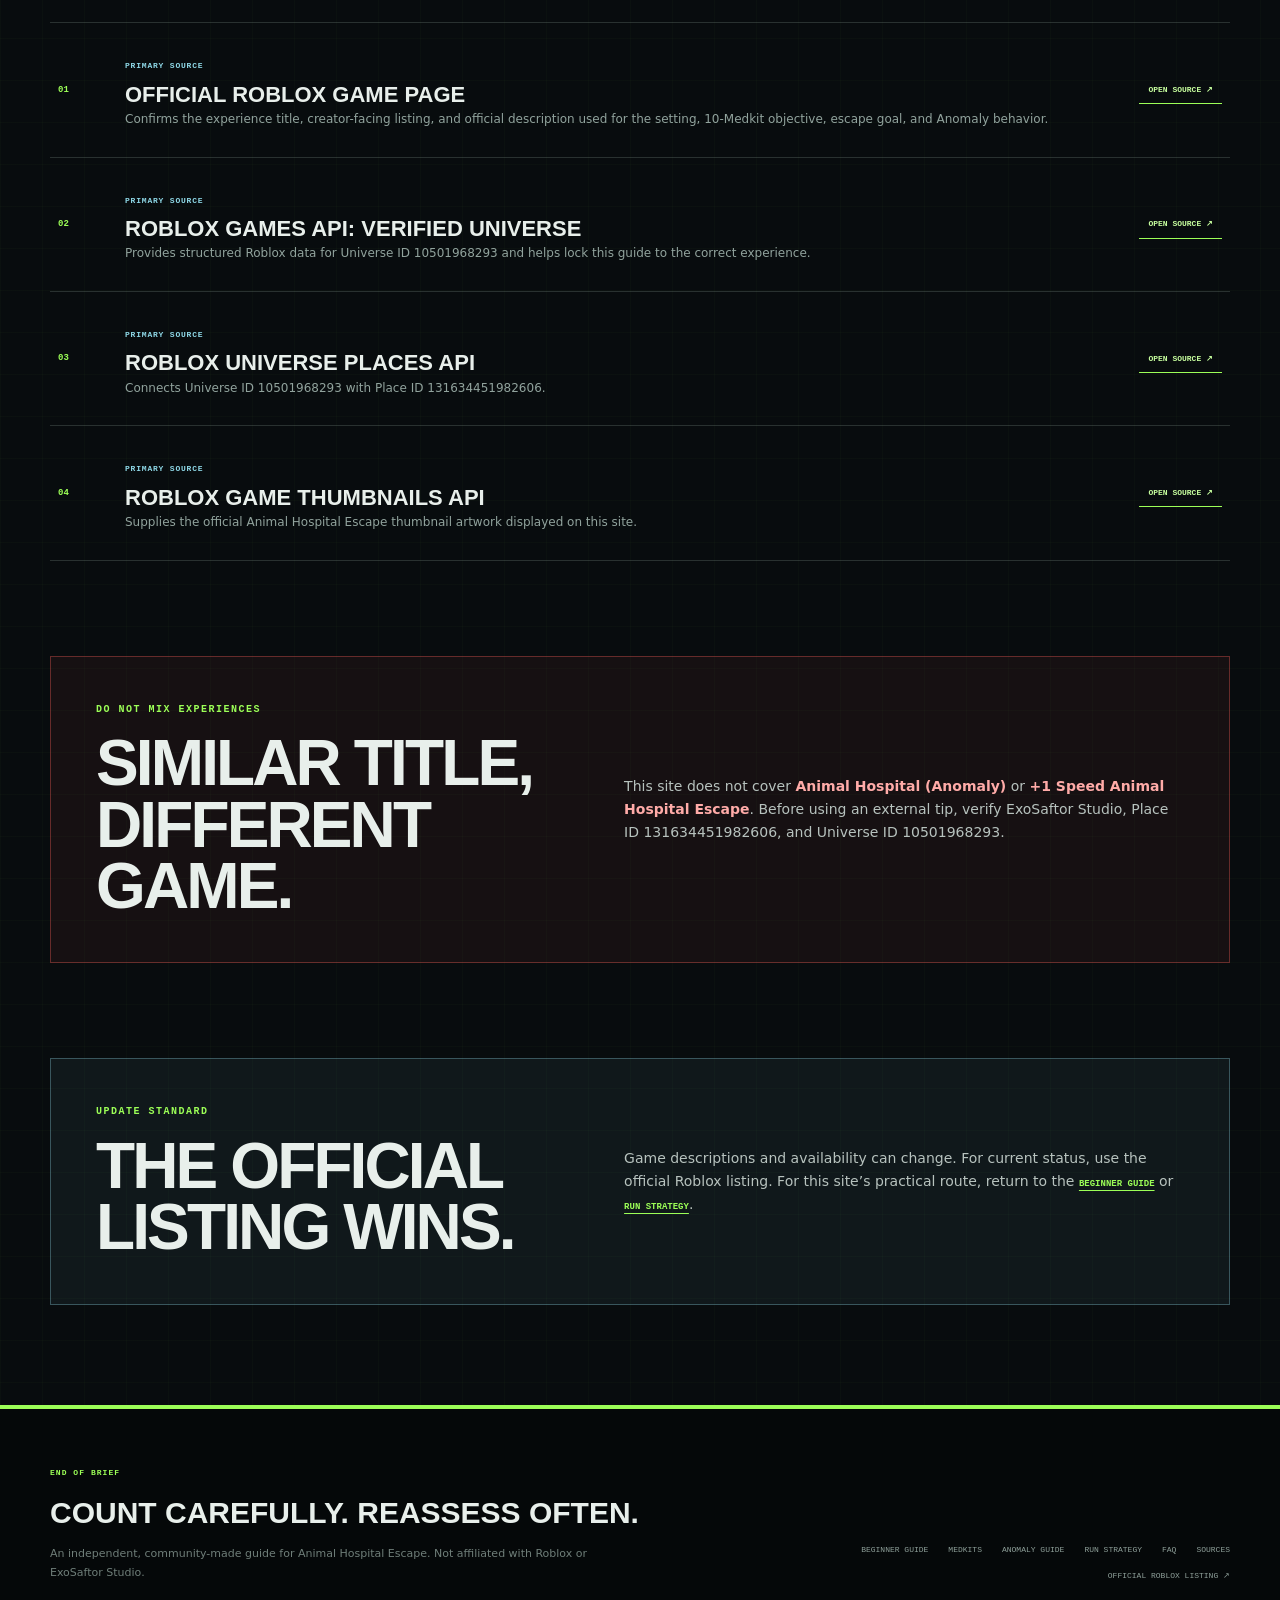
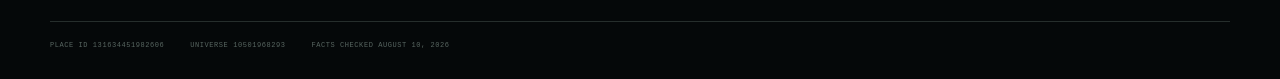
<file: sources/index.html>
<!DOCTYPE html><html lang="en"><head><meta charSet="utf-8"/><meta name="viewport" content="width=device-width, initial-scale=1"/><link rel="preload" href="/icon.png" as="image"/><link rel="stylesheet" href="/_next/static/chunks/0z8bajowdw31k.css" data-precedence="next"/><link rel="preload" as="script" fetchPriority="low" href="/_next/static/chunks/0jtaw7rr1ugwe.js"/><script src="/_next/static/chunks/08icvac4j189f.js" async=""></script><script src="/_next/static/chunks/05qy0547-363-.js" async=""></script><script src="/_next/static/chunks/03ag4kdei-2c-.js" async=""></script><script src="/_next/static/chunks/turbopack-14~8eeexl72pc.js" async=""></script><script src="/_next/static/chunks/0_s10em0x~t3~.js" async=""></script><script src="/_next/static/chunks/04p6i4.8tu~zs.js" async=""></script><meta name="theme-color" content="#0a1113"/><meta name="color-scheme" content="dark"/><title>Animal Hospital Escape Sources &amp; Verification | Animal Hospital Escape Wiki</title><meta name="description" content="Official Roblox sources, Place ID, Universe ID, game disambiguation, fact boundaries, and review date for this Animal Hospital Escape guide."/><meta name="application-name" content="Animal Hospital Escape Wiki"/><link rel="author" href="https://animal-hospital-escape.wiki"/><meta name="author" content="Animal Hospital Escape Wiki"/><link rel="manifest" href="/manifest.webmanifest"/><meta name="creator" content="Animal Hospital Escape Wiki"/><meta name="publisher" content="Animal Hospital Escape Wiki"/><meta name="category" content="games"/><link rel="canonical" href="https://animal-hospital-escape.wiki/sources/"/><meta property="og:title" content="Animal Hospital Escape Sources &amp; Verification"/><meta property="og:description" content="Official Roblox sources, Place ID, Universe ID, game disambiguation, fact boundaries, and review date for this Animal Hospital Escape guide."/><meta property="og:url" content="https://animal-hospital-escape.wiki/sources/"/><meta property="og:site_name" content="Animal Hospital Escape Wiki"/><meta property="og:image" content="https://animal-hospital-escape.wiki/og.png"/><meta property="og:image:width" content="1200"/><meta property="og:image:height" content="627"/><meta property="og:image:alt" content="Animal Hospital Escape beginner guide: 10 Medkits, one escalating threat"/><meta property="og:type" content="article"/><meta name="twitter:card" content="summary_large_image"/><meta name="twitter:title" content="Animal Hospital Escape Sources &amp; Verification"/><meta name="twitter:description" content="Official Roblox sources, Place ID, Universe ID, game disambiguation, fact boundaries, and review date for this Animal Hospital Escape guide."/><meta name="twitter:image" content="https://animal-hospital-escape.wiki/og.png"/><link rel="icon" href="/icon.png" type="image/png"/><link rel="apple-touch-icon" href="/icon.png" type="image/png"/><script src="/_next/static/chunks/03~yq9q893hmn.js" noModule=""></script></head><body><div hidden=""><!--$--><!--/$--></div><div class="site-shell"><a class="skip-link" href="#main-content">Skip to main content</a><header class="site-header"><div class="header-inner"><a class="brand" aria-label="Animal Hospital Escape Wiki home" href="/"><img class="brand-icon" src="/icon.png" alt="" width="42" height="42"/><span><strong>Animal Hospital Escape</strong><small>Survival briefing</small></span></a><nav class="main-nav" aria-label="Main navigation"><a href="/beginner-guide/">Beginner guide</a><a href="/medkits/">Medkits</a><a href="/anomaly-guide/">The Anomaly</a><a href="/run-strategy/">Run strategy</a><a href="/common-mistakes/">Mistakes</a><a href="/faq/">FAQ</a></nav></div></header><main id="main-content"><script type="application/ld+json">{"@context":"https://schema.org","@type":"BreadcrumbList","itemListElement":[{"@type":"ListItem","position":1,"name":"Animal Hospital Escape Wiki","item":"https://animal-hospital-escape.wiki"},{"@type":"ListItem","position":2,"name":"Sources & verification","item":"https://animal-hospital-escape.wiki/sources/"}]}</script><section class="guide-hero compact-hero"><div class="wide-container"><nav class="breadcrumbs" aria-label="Breadcrumb"><a href="/">Operations desk</a><span aria-hidden="true">/</span><span>Sources</span></nav><p class="eyebrow">Evidence ledger · Reviewed <!-- -->August 10, 2026</p><h1>Sources &amp; verification</h1><p class="guide-deck">Official Roblox pages support game facts. Editorial recommendations are labeled, and gaps stay gaps.</p></div></section><section class="sources-page wide-container"><div class="identity-card" id="identity"><div><p class="eyebrow">Correct experience</p><h2>Animal Hospital Escape</h2><p>By <!-- -->ExoSaftor Studio</p></div><dl><div><dt>Place ID</dt><dd>131634451982606</dd></div><div><dt>Universe ID</dt><dd>10501968293</dd></div><div><dt>Facts checked</dt><dd>August 10, 2026</dd></div></dl></div><div class="status-notice"><strong>Availability can change</strong><p>On <!-- -->August 10, 2026<!-- -->, the official page showed “There are currently no running experiences.” This guide does not promise that the game is currently playable; check the official listing for live status.</p></div><div class="verification-grid"><article><span>01</span><h2>Official facts</h2><p>The title, creator, identifiers, setting, objective, and stated Anomaly behavior come from Roblox-owned pages and APIs.</p></article><article><span>02</span><h2>Editorial recommendations</h2><p>Landmark-based searching, count phases, and route resets are practical inferences, not claims from the developer.</p></article><article><span>03</span><h2>Deliberate limits</h2><p>We do not claim exact controls, spawns, rooms, maps, detection values, exit steps, or multiplayer progress rules.</p></article></div><div class="source-list"><div class="source-list-heading"><p class="eyebrow">Primary sources</p><h2>Official pages reviewed</h2></div><article><span>01</span><div><em>Primary source</em><h3>Official Roblox game page</h3><p>Confirms the experience title, creator-facing listing, and official description used for the setting, 10-Medkit objective, escape goal, and Anomaly behavior.</p></div><a href="https://www.roblox.com/games/131634451982606/Animal-Hospital-Escape" rel="noreferrer">Open source ↗</a></article><article><span>02</span><div><em>Primary source</em><h3>Roblox Games API: verified universe</h3><p>Provides structured Roblox data for Universe ID 10501968293 and helps lock this guide to the correct experience.</p></div><a href="https://games.roblox.com/v1/games?universeIds=10501968293" rel="noreferrer">Open source ↗</a></article><article><span>03</span><div><em>Primary source</em><h3>Roblox Universe Places API</h3><p>Connects Universe ID 10501968293 with Place ID 131634451982606.</p></div><a href="https://develop.roblox.com/v1/universes/10501968293/places?limit=100&amp;sortOrder=Asc" rel="noreferrer">Open source ↗</a></article><article><span>04</span><div><em>Primary source</em><h3>Roblox game thumbnails API</h3><p>Supplies the official Animal Hospital Escape thumbnail artwork displayed on this site.</p></div><a href="https://thumbnails.roblox.com/v1/games/multiget/thumbnails?universeIds=10501968293&amp;countPerUniverse=10&amp;defaults=true&amp;size=768x432&amp;format=Png&amp;isCircular=false" rel="noreferrer">Open source ↗</a></article></div><div class="disambiguation-card"><div><p class="eyebrow">Do not mix experiences</p><h2>Similar title, different game.</h2></div><p>This site does not cover <strong>Animal Hospital (Anomaly)</strong> or<!-- --> <strong>+1 Speed Animal Hospital Escape</strong>. Before using an external tip, verify <!-- -->ExoSaftor Studio<!-- -->, Place ID <!-- -->131634451982606<!-- -->, and Universe ID <!-- -->10501968293<!-- -->.</p></div><div class="source-policy"><div><p class="eyebrow">Update standard</p><h2>The official listing wins.</h2></div><p>Game descriptions and availability can change. For current status, use the official Roblox listing. For this site’s practical route, return to the <a href="/beginner-guide/">beginner guide</a> or<!-- --> <a href="/run-strategy/">run strategy</a>.</p></div></section><!--$--><!--/$--></main><footer class="site-footer"><div class="footer-grid"><div><p class="footer-kicker">END OF BRIEF</p><p class="footer-title">Count carefully. Reassess often.</p><p>An independent, community-made guide for Animal Hospital Escape. Not affiliated with Roblox or <!-- -->ExoSaftor Studio<!-- -->.</p></div><nav aria-label="Footer navigation"><a href="/beginner-guide/">Beginner guide</a><a href="/medkits/">Medkits</a><a href="/anomaly-guide/">Anomaly guide</a><a href="/run-strategy/">Run strategy</a><a href="/faq/">FAQ</a><a href="/sources/">Sources</a><a href="https://www.roblox.com/games/131634451982606/Animal-Hospital-Escape" rel="noreferrer">Official Roblox listing ↗</a></nav></div><div class="footer-identity"><span>Place ID <!-- -->131634451982606</span><span>Universe <!-- -->10501968293</span><span>Facts checked <!-- -->August 10, 2026</span></div></footer></div><script src="/_next/static/chunks/0jtaw7rr1ugwe.js" id="_R_" async=""></script><script>(self.__next_f=self.__next_f||[]).push([0])</script><script>self.__next_f.push([1,"1:\"$Sreact.fragment\"\n2:I[54030,[\"/_next/static/chunks/0_s10em0x~t3~.js\",\"/_next/static/chunks/04p6i4.8tu~zs.js\"],\"\"]\n3:I[70748,[\"/_next/static/chunks/0_s10em0x~t3~.js\",\"/_next/static/chunks/04p6i4.8tu~zs.js\"],\"default\"]\n4:I[19897,[\"/_next/static/chunks/0_s10em0x~t3~.js\",\"/_next/static/chunks/04p6i4.8tu~zs.js\"],\"default\"]\na:I[76186,[\"/_next/static/chunks/0_s10em0x~t3~.js\",\"/_next/static/chunks/04p6i4.8tu~zs.js\"],\"default\",1]\n:HL[\"/_next/static/chunks/0z8bajowdw31k.css\",\"style\"]\n:HL[\"/icon.png\",\"image\"]\n"])</script><script>self.__next_f.push([1,"0:{\"P\":null,\"c\":[\"\",\"sources\",\"\"],\"q\":\"\",\"i\":false,\"f\":[[[\"\",{\"children\":[\"sources\",{\"children\":[\"__PAGE__\",{}]}]},\"$undefined\",\"$undefined\",16],[[\"$\",\"$1\",\"c\",{\"children\":[[[\"$\",\"link\",\"0\",{\"rel\":\"stylesheet\",\"href\":\"/_next/static/chunks/0z8bajowdw31k.css\",\"precedence\":\"next\",\"crossOrigin\":\"$undefined\",\"nonce\":\"$undefined\"}],[\"$\",\"script\",\"script-0\",{\"src\":\"/_next/static/chunks/0_s10em0x~t3~.js\",\"async\":true,\"nonce\":\"$undefined\"}],[\"$\",\"script\",\"script-1\",{\"src\":\"/_next/static/chunks/04p6i4.8tu~zs.js\",\"async\":true,\"nonce\":\"$undefined\"}]],[\"$\",\"html\",null,{\"lang\":\"en\",\"children\":[\"$\",\"body\",null,{\"children\":[\"$\",\"div\",null,{\"className\":\"site-shell\",\"children\":[[\"$\",\"a\",null,{\"className\":\"skip-link\",\"href\":\"#main-content\",\"children\":\"Skip to main content\"}],[\"$\",\"header\",null,{\"className\":\"site-header\",\"children\":[\"$\",\"div\",null,{\"className\":\"header-inner\",\"children\":[[\"$\",\"$L2\",null,{\"className\":\"brand\",\"href\":\"/\",\"aria-label\":\"Animal Hospital Escape Wiki home\",\"children\":[[\"$\",\"img\",null,{\"className\":\"brand-icon\",\"src\":\"/icon.png\",\"alt\":\"\",\"width\":42,\"height\":42}],[\"$\",\"span\",null,{\"children\":[[\"$\",\"strong\",null,{\"children\":\"Animal Hospital Escape\"}],[\"$\",\"small\",null,{\"children\":\"Survival briefing\"}]]}]]}],[\"$\",\"nav\",null,{\"className\":\"main-nav\",\"aria-label\":\"Main navigation\",\"children\":[[\"$\",\"$L2\",\"/beginner-guide\",{\"href\":\"/beginner-guide\",\"children\":\"Beginner guide\"}],[\"$\",\"$L2\",\"/medkits\",{\"href\":\"/medkits\",\"children\":\"Medkits\"}],[\"$\",\"$L2\",\"/anomaly-guide\",{\"href\":\"/anomaly-guide\",\"children\":\"The Anomaly\"}],[\"$\",\"$L2\",\"/run-strategy\",{\"href\":\"/run-strategy\",\"children\":\"Run strategy\"}],[\"$\",\"$L2\",\"/common-mistakes\",{\"href\":\"/common-mistakes\",\"children\":\"Mistakes\"}],[\"$\",\"$L2\",\"/faq\",{\"href\":\"/faq\",\"children\":\"FAQ\"}]]}]]}]}],[\"$\",\"main\",null,{\"id\":\"main-content\",\"children\":[\"$\",\"$L3\",null,{\"parallelRouterKey\":\"children\",\"error\":\"$undefined\",\"errorStyles\":\"$undefined\",\"errorScripts\":\"$undefined\",\"template\":[\"$\",\"$L4\",null,{}],\"templateStyles\":\"$undefined\",\"templateScripts\":\"$undefined\",\"notFound\":[[[\"$\",\"title\",null,{\"children\":\"404: This page could not be found.\"}],[\"$\",\"div\",null,{\"style\":{\"fontFamily\":\"system-ui,\\\"Segoe UI\\\",Roboto,Helvetica,Arial,sans-serif,\\\"Apple Color Emoji\\\",\\\"Segoe UI Emoji\\\"\",\"height\":\"100vh\",\"textAlign\":\"center\",\"display\":\"flex\",\"flexDirection\":\"column\",\"alignItems\":\"center\",\"justifyContent\":\"center\"},\"children\":[\"$\",\"div\",null,{\"children\":[[\"$\",\"style\",null,{\"dangerouslySetInnerHTML\":{\"__html\":\"body{color:#000;background:#fff;margin:0}.next-error-h1{border-right:1px solid rgba(0,0,0,.3)}@media (prefers-color-scheme:dark){body{color:#fff;background:#000}.next-error-h1{border-right:1px solid rgba(255,255,255,.3)}}\"}}],[\"$\",\"h1\",null,{\"className\":\"next-error-h1\",\"style\":{\"display\":\"inline-block\",\"margin\":\"0 20px 0 0\",\"padding\":\"0 23px 0 0\",\"fontSize\":24,\"fontWeight\":500,\"verticalAlign\":\"top\",\"lineHeight\":\"49px\"},\"children\":404}],[\"$\",\"div\",null,{\"style\":{\"display\":\"inline-block\"},\"children\":[\"$\",\"h2\",null,{\"style\":{\"fontSize\":14,\"fontWeight\":400,\"lineHeight\":\"49px\",\"margin\":0},\"children\":\"This page could not be found.\"}]}]]}]}]],[]],\"forbidden\":\"$undefined\",\"unauthorized\":\"$undefined\"}]}],[\"$\",\"footer\",null,{\"className\":\"site-footer\",\"children\":[[\"$\",\"div\",null,{\"className\":\"footer-grid\",\"children\":[[\"$\",\"div\",null,{\"children\":[[\"$\",\"p\",null,{\"className\":\"footer-kicker\",\"children\":\"END OF BRIEF\"}],[\"$\",\"p\",null,{\"className\":\"footer-title\",\"children\":\"Count carefully. Reassess often.\"}],[\"$\",\"p\",null,{\"children\":[\"An independent, community-made guide for Animal Hospital Escape. Not affiliated with Roblox or \",\"ExoSaftor Studio\",\".\"]}]]}],[\"$\",\"nav\",null,{\"aria-label\":\"Footer navigation\",\"children\":[[\"$\",\"$L2\",null,{\"href\":\"/beginner-guide\",\"children\":\"Beginner guide\"}],[\"$\",\"$L2\",null,{\"href\":\"/medkits\",\"children\":\"Medkits\"}],[\"$\",\"$L2\",null,{\"href\":\"/anomaly-guide\",\"children\":\"Anomaly guide\"}],[\"$\",\"$L2\",null,{\"href\":\"/run-strategy\",\"children\":\"Run strategy\"}],[\"$\",\"$L2\",null,{\"href\":\"/faq\",\"children\":\"FAQ\"}],[\"$\",\"$L2\",null,{\"href\":\"/sources\",\"children\":\"Sources\"}],[\"$\",\"a\",null,{\"href\":\"https://www.roblox.com/games/131634451982606/Animal-Hospital-Escape\",\"rel\":\"noreferrer\",\"children\":\"Official Roblox listing ↗\"}]]}]]}],[\"$\",\"div\",null,{\"className\":\"footer-identity\",\"children\":[[\"$\",\"span\",null,{\"children\":[\"Place ID \",\"131634451982606\"]}],[\"$\",\"span\",null,{\"children\":[\"Universe \",\"10501968293\"]}],[\"$\",\"span\",null,{\"children\":[\"Facts checked \",\"August 10, 2026\"]}]]}]]}]]}]}]}]]}],{\"children\":[[\"$\",\"$1\",\"c\",{\"children\":[null,[\"$\",\"$L3\",null,{\"parallelRouterKey\":\"children\",\"error\":\"$undefined\",\"errorStyles\":\"$undefined\",\"errorScripts\":\"$undefined\",\"template\":[\"$\",\"$L4\",null,{}],\"templateStyles\":\"$undefined\",\"templateScripts\":\"$undefined\",\"notFound\":\"$undefined\",\"forbidden\":\"$undefined\",\"unauthorized\":\"$undefined\"}]]}],{\"children\":[[\"$\",\"$1\",\"c\",{\"children\":[[[\"$\",\"script\",null,{\"type\":\"application/ld+json\",\"dangerouslySetInnerHTML\":{\"__html\":\"{\\\"@context\\\":\\\"https://schema.org\\\",\\\"@type\\\":\\\"BreadcrumbList\\\",\\\"itemListElement\\\":[{\\\"@type\\\":\\\"ListItem\\\",\\\"position\\\":1,\\\"name\\\":\\\"Animal Hospital Escape Wiki\\\",\\\"item\\\":\\\"https://animal-hospital-escape.wiki\\\"},{\\\"@type\\\":\\\"ListItem\\\",\\\"position\\\":2,\\\"name\\\":\\\"Sources \u0026 verification\\\",\\\"item\\\":\\\"https://animal-hospital-escape.wiki/sources/\\\"}]}\"}}],\"$L5\",\"$L6\"],null,\"$L7\"]}],{},null,false,null]},null,false,\"$@8\"]},null,false,null],\"$L9\",false]],\"m\":\"$undefined\",\"G\":[\"$a\",[\"$Lb\"]],\"S\":true,\"h\":null,\"s\":\"$undefined\",\"l\":\"$undefined\",\"p\":\"$undefined\",\"d\":\"$undefined\",\"b\":\"_3tF1WsGMRAiJcGE-7hFd\"}\n"])</script><script>self.__next_f.push([1,"f:I[21703,[\"/_next/static/chunks/0_s10em0x~t3~.js\",\"/_next/static/chunks/04p6i4.8tu~zs.js\"],\"OutletBoundary\"]\n10:\"$Sreact.suspense\"\n13:I[21703,[\"/_next/static/chunks/0_s10em0x~t3~.js\",\"/_next/static/chunks/04p6i4.8tu~zs.js\"],\"ViewportBoundary\"]\n15:I[21703,[\"/_next/static/chunks/0_s10em0x~t3~.js\",\"/_next/static/chunks/04p6i4.8tu~zs.js\"],\"MetadataBoundary\"]\n5:[\"$\",\"section\",null,{\"className\":\"guide-hero compact-hero\",\"children\":[\"$\",\"div\",null,{\"className\":\"wide-container\",\"children\":[[\"$\",\"nav\",null,{\"className\":\"breadcrumbs\",\"aria-label\":\"Breadcrumb\",\"children\":[[\"$\",\"$L2\",null,{\"href\":\"/\",\"children\":\"Operations desk\"}],[\"$\",\"span\",null,{\"aria-hidden\":\"true\",\"children\":\"/\"}],[\"$\",\"span\",null,{\"children\":\"Sources\"}]]}],[\"$\",\"p\",null,{\"className\":\"eyebrow\",\"children\":[\"Evidence ledger · Reviewed \",\"August 10, 2026\"]}],[\"$\",\"h1\",null,{\"children\":\"Sources \u0026 verification\"}],[\"$\",\"p\",null,{\"className\":\"guide-deck\",\"children\":\"Official Roblox pages support game facts. Editorial recommendations are labeled, and gaps stay gaps.\"}]]}]}]\n"])</script><script>self.__next_f.push([1,"6:[\"$\",\"section\",null,{\"className\":\"sources-page wide-container\",\"children\":[[\"$\",\"div\",null,{\"className\":\"identity-card\",\"id\":\"identity\",\"children\":[[\"$\",\"div\",null,{\"children\":[[\"$\",\"p\",null,{\"className\":\"eyebrow\",\"children\":\"Correct experience\"}],[\"$\",\"h2\",null,{\"children\":\"Animal Hospital Escape\"}],[\"$\",\"p\",null,{\"children\":[\"By \",\"ExoSaftor Studio\"]}]]}],[\"$\",\"dl\",null,{\"children\":[[\"$\",\"div\",null,{\"children\":[[\"$\",\"dt\",null,{\"children\":\"Place ID\"}],[\"$\",\"dd\",null,{\"children\":\"131634451982606\"}]]}],[\"$\",\"div\",null,{\"children\":[[\"$\",\"dt\",null,{\"children\":\"Universe ID\"}],[\"$\",\"dd\",null,{\"children\":\"10501968293\"}]]}],[\"$\",\"div\",null,{\"children\":[[\"$\",\"dt\",null,{\"children\":\"Facts checked\"}],[\"$\",\"dd\",null,{\"children\":\"August 10, 2026\"}]]}]]}]]}],[\"$\",\"div\",null,{\"className\":\"status-notice\",\"children\":[[\"$\",\"strong\",null,{\"children\":\"Availability can change\"}],[\"$\",\"p\",null,{\"children\":[\"On \",\"August 10, 2026\",\", the official page showed “There are currently no running experiences.” This guide does not promise that the game is currently playable; check the official listing for live status.\"]}]]}],[\"$\",\"div\",null,{\"className\":\"verification-grid\",\"children\":[[\"$\",\"article\",null,{\"children\":[[\"$\",\"span\",null,{\"children\":\"01\"}],[\"$\",\"h2\",null,{\"children\":\"Official facts\"}],[\"$\",\"p\",null,{\"children\":\"The title, creator, identifiers, setting, objective, and stated Anomaly behavior come from Roblox-owned pages and APIs.\"}]]}],[\"$\",\"article\",null,{\"children\":[[\"$\",\"span\",null,{\"children\":\"02\"}],[\"$\",\"h2\",null,{\"children\":\"Editorial recommendations\"}],[\"$\",\"p\",null,{\"children\":\"Landmark-based searching, count phases, and route resets are practical inferences, not claims from the developer.\"}]]}],[\"$\",\"article\",null,{\"children\":[[\"$\",\"span\",null,{\"children\":\"03\"}],[\"$\",\"h2\",null,{\"children\":\"Deliberate limits\"}],[\"$\",\"p\",null,{\"children\":\"We do not claim exact controls, spawns, rooms, maps, detection values, exit steps, or multiplayer progress rules.\"}]]}]]}],[\"$\",\"div\",null,{\"className\":\"source-list\",\"children\":[[\"$\",\"div\",null,{\"className\":\"source-list-heading\",\"children\":[[\"$\",\"p\",null,{\"className\":\"eyebrow\",\"children\":\"Primary sources\"}],[\"$\",\"h2\",null,{\"children\":\"Official pages reviewed\"}]]}],[[\"$\",\"article\",\"https://www.roblox.com/games/131634451982606/Animal-Hospital-Escape\",{\"children\":[[\"$\",\"span\",null,{\"children\":\"01\"}],[\"$\",\"div\",null,{\"children\":[[\"$\",\"em\",null,{\"children\":\"Primary source\"}],[\"$\",\"h3\",null,{\"children\":\"Official Roblox game page\"}],[\"$\",\"p\",null,{\"children\":\"Confirms the experience title, creator-facing listing, and official description used for the setting, 10-Medkit objective, escape goal, and Anomaly behavior.\"}]]}],[\"$\",\"a\",null,{\"href\":\"https://www.roblox.com/games/131634451982606/Animal-Hospital-Escape\",\"rel\":\"noreferrer\",\"children\":\"Open source ↗\"}]]}],[\"$\",\"article\",\"https://games.roblox.com/v1/games?universeIds=10501968293\",{\"children\":[[\"$\",\"span\",null,{\"children\":\"02\"}],[\"$\",\"div\",null,{\"children\":[[\"$\",\"em\",null,{\"children\":\"Primary source\"}],[\"$\",\"h3\",null,{\"children\":\"Roblox Games API: verified universe\"}],[\"$\",\"p\",null,{\"children\":\"Provides structured Roblox data for Universe ID 10501968293 and helps lock this guide to the correct experience.\"}]]}],[\"$\",\"a\",null,{\"href\":\"https://games.roblox.com/v1/games?universeIds=10501968293\",\"rel\":\"noreferrer\",\"children\":\"Open source ↗\"}]]}],[\"$\",\"article\",\"https://develop.roblox.com/v1/universes/10501968293/places?limit=100\u0026sortOrder=Asc\",{\"children\":[[\"$\",\"span\",null,{\"children\":\"03\"}],[\"$\",\"div\",null,{\"children\":[[\"$\",\"em\",null,{\"children\":\"Primary source\"}],[\"$\",\"h3\",null,{\"children\":\"Roblox Universe Places API\"}],[\"$\",\"p\",null,{\"children\":\"Connects Universe ID 10501968293 with Place ID 131634451982606.\"}]]}],[\"$\",\"a\",null,{\"href\":\"https://develop.roblox.com/v1/universes/10501968293/places?limit=100\u0026sortOrder=Asc\",\"rel\":\"noreferrer\",\"children\":\"Open source ↗\"}]]}],[\"$\",\"article\",\"https://thumbnails.roblox.com/v1/games/multiget/thumbnails?universeIds=10501968293\u0026countPerUniverse=10\u0026defaults=true\u0026size=768x432\u0026format=Png\u0026isCircular=false\",{\"children\":[[\"$\",\"span\",null,{\"children\":\"04\"}],[\"$\",\"div\",null,{\"children\":[[\"$\",\"em\",null,{\"children\":\"Primary source\"}],[\"$\",\"h3\",null,{\"children\":\"Roblox game thumbnails API\"}],[\"$\",\"p\",null,{\"children\":\"Supplies the official Animal Hospital Escape thumbnail artwork displayed on this site.\"}]]}],\"$Lc\"]}]]]}],\"$Ld\",\"$Le\"]}]\n"])</script><script>self.__next_f.push([1,"7:[\"$\",\"$Lf\",null,{\"children\":[\"$\",\"$10\",null,{\"name\":\"Next.MetadataOutlet\",\"children\":\"$@11\"}]}]\n12:[]\n8:\"$W12\"\n9:[\"$\",\"$1\",\"h\",{\"children\":[null,[\"$\",\"$L13\",null,{\"children\":\"$L14\"}],[\"$\",\"div\",null,{\"hidden\":true,\"children\":[\"$\",\"$L15\",null,{\"children\":[\"$\",\"$10\",null,{\"name\":\"Next.Metadata\",\"children\":\"$L16\"}]}]}],null]}]\nb:[\"$\",\"link\",\"0\",{\"rel\":\"stylesheet\",\"href\":\"/_next/static/chunks/0z8bajowdw31k.css\",\"precedence\":\"next\",\"crossOrigin\":\"$undefined\",\"nonce\":\"$undefined\"}]\n"])</script><script>self.__next_f.push([1,"c:[\"$\",\"a\",null,{\"href\":\"https://thumbnails.roblox.com/v1/games/multiget/thumbnails?universeIds=10501968293\u0026countPerUniverse=10\u0026defaults=true\u0026size=768x432\u0026format=Png\u0026isCircular=false\",\"rel\":\"noreferrer\",\"children\":\"Open source ↗\"}]\nd:[\"$\",\"div\",null,{\"className\":\"disambiguation-card\",\"children\":[[\"$\",\"div\",null,{\"children\":[[\"$\",\"p\",null,{\"className\":\"eyebrow\",\"children\":\"Do not mix experiences\"}],[\"$\",\"h2\",null,{\"children\":\"Similar title, different game.\"}]]}],[\"$\",\"p\",null,{\"children\":[\"This site does not cover \",[\"$\",\"strong\",null,{\"children\":\"Animal Hospital (Anomaly)\"}],\" or\",\" \",[\"$\",\"strong\",null,{\"children\":\"+1 Speed Animal Hospital Escape\"}],\". Before using an external tip, verify \",\"ExoSaftor Studio\",\", Place ID \",\"131634451982606\",\", and Universe ID \",\"10501968293\",\".\"]}]]}]\ne:[\"$\",\"div\",null,{\"className\":\"source-policy\",\"children\":[[\"$\",\"div\",null,{\"children\":[[\"$\",\"p\",null,{\"className\":\"eyebrow\",\"children\":\"Update standard\"}],[\"$\",\"h2\",null,{\"children\":\"The official listing wins.\"}]]}],[\"$\",\"p\",null,{\"children\":[\"Game descriptions and availability can change. For current status, use the official Roblox listing. For this site’s practical route, return to the \",[\"$\",\"$L2\",null,{\"href\":\"/beginner-guide\",\"children\":\"beginner guide\"}],\" or\",\" \",[\"$\",\"$L2\",null,{\"href\":\"/run-strategy\",\"children\":\"run strategy\"}],\".\"]}]]}]\n"])</script><script>self.__next_f.push([1,"14:[[\"$\",\"meta\",\"0\",{\"charSet\":\"utf-8\"}],[\"$\",\"meta\",\"1\",{\"name\":\"viewport\",\"content\":\"width=device-width, initial-scale=1\"}],[\"$\",\"meta\",\"2\",{\"name\":\"theme-color\",\"content\":\"#0a1113\"}],[\"$\",\"meta\",\"3\",{\"name\":\"color-scheme\",\"content\":\"dark\"}]]\n"])</script><script>self.__next_f.push([1,"17:I[41410,[\"/_next/static/chunks/0_s10em0x~t3~.js\",\"/_next/static/chunks/04p6i4.8tu~zs.js\"],\"IconMark\"]\n11:null\n"])</script><script>self.__next_f.push([1,"16:[[\"$\",\"title\",\"0\",{\"children\":\"Animal Hospital Escape Sources \u0026 Verification | Animal Hospital Escape Wiki\"}],[\"$\",\"meta\",\"1\",{\"name\":\"description\",\"content\":\"Official Roblox sources, Place ID, Universe ID, game disambiguation, fact boundaries, and review date for this Animal Hospital Escape guide.\"}],[\"$\",\"meta\",\"2\",{\"name\":\"application-name\",\"content\":\"Animal Hospital Escape Wiki\"}],[\"$\",\"link\",\"3\",{\"rel\":\"author\",\"href\":\"https://animal-hospital-escape.wiki\"}],[\"$\",\"meta\",\"4\",{\"name\":\"author\",\"content\":\"Animal Hospital Escape Wiki\"}],[\"$\",\"link\",\"5\",{\"rel\":\"manifest\",\"href\":\"/manifest.webmanifest\",\"crossOrigin\":\"$undefined\"}],[\"$\",\"meta\",\"6\",{\"name\":\"creator\",\"content\":\"Animal Hospital Escape Wiki\"}],[\"$\",\"meta\",\"7\",{\"name\":\"publisher\",\"content\":\"Animal Hospital Escape Wiki\"}],[\"$\",\"meta\",\"8\",{\"name\":\"category\",\"content\":\"games\"}],[\"$\",\"link\",\"9\",{\"rel\":\"canonical\",\"href\":\"https://animal-hospital-escape.wiki/sources/\"}],[\"$\",\"meta\",\"10\",{\"property\":\"og:title\",\"content\":\"Animal Hospital Escape Sources \u0026 Verification\"}],[\"$\",\"meta\",\"11\",{\"property\":\"og:description\",\"content\":\"Official Roblox sources, Place ID, Universe ID, game disambiguation, fact boundaries, and review date for this Animal Hospital Escape guide.\"}],[\"$\",\"meta\",\"12\",{\"property\":\"og:url\",\"content\":\"https://animal-hospital-escape.wiki/sources/\"}],[\"$\",\"meta\",\"13\",{\"property\":\"og:site_name\",\"content\":\"Animal Hospital Escape Wiki\"}],[\"$\",\"meta\",\"14\",{\"property\":\"og:image\",\"content\":\"https://animal-hospital-escape.wiki/og.png\"}],[\"$\",\"meta\",\"15\",{\"property\":\"og:image:width\",\"content\":\"1200\"}],[\"$\",\"meta\",\"16\",{\"property\":\"og:image:height\",\"content\":\"627\"}],[\"$\",\"meta\",\"17\",{\"property\":\"og:image:alt\",\"content\":\"Animal Hospital Escape beginner guide: 10 Medkits, one escalating threat\"}],[\"$\",\"meta\",\"18\",{\"property\":\"og:type\",\"content\":\"article\"}],[\"$\",\"meta\",\"19\",{\"name\":\"twitter:card\",\"content\":\"summary_large_image\"}],[\"$\",\"meta\",\"20\",{\"name\":\"twitter:title\",\"content\":\"Animal Hospital Escape Sources \u0026 Verification\"}],[\"$\",\"meta\",\"21\",{\"name\":\"twitter:description\",\"content\":\"Official Roblox sources, Place ID, Universe ID, game disambiguation, fact boundaries, and review date for this Animal Hospital Escape guide.\"}],[\"$\",\"meta\",\"22\",{\"name\":\"twitter:image\",\"content\":\"https://animal-hospital-escape.wiki/og.png\"}],[\"$\",\"link\",\"23\",{\"rel\":\"icon\",\"href\":\"/icon.png\",\"type\":\"image/png\"}],[\"$\",\"link\",\"24\",{\"rel\":\"apple-touch-icon\",\"href\":\"/icon.png\",\"type\":\"image/png\"}],[\"$\",\"$L17\",\"25\",{}]]\n"])</script></body></html>
</file>
<file: _next/static/chunks/0z8bajowdw31k.css>
@layer theme{:root,:host{--font-sans:ui-sans-serif, system-ui, sans-serif, "Apple Color Emoji", "Segoe UI Emoji", "Segoe UI Symbol", "Noto Color Emoji";--font-mono:ui-monospace, SFMono-Regular, Menlo, Monaco, Consolas, "Liberation Mono", "Courier New", monospace;--spacing:.25rem;--default-font-family:var(--font-sans);--default-mono-font-family:var(--font-mono)}}@layer base{*,:after,:before,::backdrop{box-sizing:border-box;border:0 solid;margin:0;padding:0}::file-selector-button{box-sizing:border-box;border:0 solid;margin:0;padding:0}html,:host{-webkit-text-size-adjust:100%;tab-size:4;line-height:1.5;font-family:var(--default-font-family,ui-sans-serif, system-ui, sans-serif, "Apple Color Emoji", "Segoe UI Emoji", "Segoe UI Symbol", "Noto Color Emoji");font-feature-settings:var(--default-font-feature-settings,normal);font-variation-settings:var(--default-font-variation-settings,normal);-webkit-tap-highlight-color:transparent}hr{height:0;color:inherit;border-top-width:1px}abbr:where([title]){-webkit-text-decoration:underline dotted;text-decoration:underline dotted}h1,h2,h3,h4,h5,h6{font-size:inherit;font-weight:inherit}a{color:inherit;-webkit-text-decoration:inherit;-webkit-text-decoration:inherit;-webkit-text-decoration:inherit;-webkit-text-decoration:inherit;text-decoration:inherit}b,strong{font-weight:bolder}code,kbd,samp,pre{font-family:var(--default-mono-font-family,ui-monospace, SFMono-Regular, Menlo, Monaco, Consolas, "Liberation Mono", "Courier New", monospace);font-feature-settings:var(--default-mono-font-feature-settings,normal);font-variation-settings:var(--default-mono-font-variation-settings,normal);font-size:1em}small{font-size:80%}sub,sup{vertical-align:baseline;font-size:75%;line-height:0;position:relative}sub{bottom:-.25em}sup{top:-.5em}table{text-indent:0;border-color:inherit;border-collapse:collapse}:-moz-focusring{outline:auto}progress{vertical-align:baseline}summary{display:list-item}ol,ul,menu{list-style:none}img,svg,video,canvas,audio,iframe,embed,object{vertical-align:middle;display:block}img,video{max-width:100%;height:auto}button,input,select,optgroup,textarea{font:inherit;font-feature-settings:inherit;font-variation-settings:inherit;letter-spacing:inherit;color:inherit;opacity:1;background-color:#0000;border-radius:0}::file-selector-button{font:inherit;font-feature-settings:inherit;font-variation-settings:inherit;letter-spacing:inherit;color:inherit;opacity:1;background-color:#0000;border-radius:0}:where(select:is([multiple],[size])) optgroup{font-weight:bolder}:where(select:is([multiple],[size])) optgroup option{padding-inline-start:20px}::file-selector-button{margin-inline-end:4px}::placeholder{opacity:1}@supports (not ((-webkit-appearance:-apple-pay-button))) or (contain-intrinsic-size:1px){::placeholder{color:currentColor}@supports (color:color-mix(in lab, red, red)){::placeholder{color:color-mix(in oklab, currentcolor 50%, transparent)}}}textarea{resize:vertical}::-webkit-search-decoration{-webkit-appearance:none}::-webkit-date-and-time-value{min-height:1lh;text-align:inherit}::-webkit-datetime-edit{display:inline-flex}::-webkit-datetime-edit-fields-wrapper{padding:0}::-webkit-datetime-edit{padding-block:0}::-webkit-datetime-edit-year-field{padding-block:0}::-webkit-datetime-edit-month-field{padding-block:0}::-webkit-datetime-edit-day-field{padding-block:0}::-webkit-datetime-edit-hour-field{padding-block:0}::-webkit-datetime-edit-minute-field{padding-block:0}::-webkit-datetime-edit-second-field{padding-block:0}::-webkit-datetime-edit-millisecond-field{padding-block:0}::-webkit-datetime-edit-meridiem-field{padding-block:0}::-webkit-calendar-picker-indicator{line-height:1}:-moz-ui-invalid{box-shadow:none}button,input:where([type=button],[type=reset],[type=submit]){appearance:button}::file-selector-button{appearance:button}::-webkit-inner-spin-button{height:auto}::-webkit-outer-spin-button{height:auto}[hidden]:where(:not([hidden=until-found])){display:none!important}}@layer components;@layer utilities{.visible{visibility:visible}.fixed{position:fixed}.static{position:static}.start{inset-inline-start:var(--spacing)}.table{display:table}}:root{--night:#080c0e;--night-soft:#0d1316;--panel:#111a1d;--panel-light:#162226;--paper:#e8efeb;--paper-soft:#c3d0ca;--muted:#91a39d;--acid:#9cff57;--acid-soft:#c7ff9f;--amber:#f5b942;--red:#ff5e58;--blue:#8fd9e8;--line:#d5efe129;--line-strong:#d5efe147;--dark-shadow:0 24px 70px #00000061;--font-display:Arial Narrow, Arial, Helvetica, sans-serif;--font-body:Inter, ui-sans-serif, system-ui, -apple-system, BlinkMacSystemFont, Segoe UI, sans-serif;--font-mono:SFMono-Regular, Consolas, Liberation Mono, monospace}*{box-sizing:border-box}html{scroll-behavior:smooth}body{background:linear-gradient(#9cff5705 1px, transparent 1px), linear-gradient(90deg, #9cff5705 1px, transparent 1px), var(--night);color:var(--paper);font-family:var(--font-body);text-rendering:optimizelegibility;background-size:42px 42px;margin:0;line-height:1.65}a{color:inherit;text-decoration:none}img{max-width:100%;display:block}button,summary,a{-webkit-tap-highlight-color:transparent}button{font:inherit}a:focus-visible,button:focus-visible,summary:focus-visible{outline:3px solid var(--acid);outline-offset:4px}::selection{background:var(--acid);color:var(--night)}.wide-container{width:min(1180px,100% - 44px);margin-inline:auto}.skip-link{z-index:1000;background:var(--acid);color:var(--night);border-radius:4px;padding:10px 16px;font-weight:850;transition:transform .2s;position:fixed;top:12px;left:12px;transform:translateY(-160%)}.skip-link:focus{transform:translateY(0)}.site-header{z-index:100;border-bottom:1px solid var(--line);-webkit-backdrop-filter:blur(16px);backdrop-filter:blur(16px);background:#080c0ee8;position:sticky;top:0}.header-inner{justify-content:space-between;align-items:center;gap:28px;width:min(1240px,100% - 32px);min-height:74px;margin-inline:auto;display:flex}.brand{flex:none;align-items:center;gap:12px;line-height:1;display:inline-flex}.brand-icon{border:1px solid var(--line-strong);object-fit:cover;border-radius:5px;width:42px;height:42px;box-shadow:3px 3px #9cff573d}.brand strong,.brand small{display:block}.brand strong{font-family:var(--font-display);letter-spacing:.02em;text-transform:uppercase;font-size:16px;font-weight:900;font-stretch:75%}.brand small{color:var(--muted);font-family:var(--font-mono);letter-spacing:.18em;text-transform:uppercase;margin-top:7px;font-size:8px;font-weight:800}.main-nav{align-items:center;gap:4px;display:flex}.main-nav a{color:#b7c5c0;font-family:var(--font-mono);letter-spacing:.03em;text-transform:uppercase;border-radius:3px;padding:9px 10px;font-size:10px;font-weight:750;transition:background .2s,color .2s}.main-nav a:first-child{color:var(--acid);background:#9cff571a;border:1px solid #9cff5761}.main-nav a:hover{color:#fff;background:#ffffff0f}.home-hero{background:radial-gradient(circle at 76% 22%,#9cff5717,#0000 24%),linear-gradient(116deg,#0b1113 0%,#0a1012 52%,#111b1d 100%);padding:0 0 88px;position:relative;overflow:hidden}.home-hero:before{content:"";pointer-events:none;background:repeating-linear-gradient(132deg,#0000 0 38px,#ffffff04 39px 40px);position:absolute;inset:0}.alert-band{z-index:2;background:#f5b94214;border-bottom:1px solid #f5b94247;position:relative}.alert-band>div{color:#d0bab0;min-height:39px;font-family:var(--font-mono);letter-spacing:.11em;grid-template-columns:auto auto 1fr;align-items:center;gap:22px;font-size:9px;display:grid}.alert-band strong{background:var(--amber);color:#19120a;padding:4px 8px;font-size:9px}.alert-band span:last-child{justify-self:end}.hero-grid{z-index:2;grid-template-columns:minmax(0,.93fr) minmax(430px,1.07fr);align-items:center;gap:70px;padding-top:76px;display:grid;position:relative}.eyebrow{color:var(--acid);font-family:var(--font-mono);letter-spacing:.15em;text-transform:uppercase;margin:0 0 15px;font-size:10px;font-weight:900}.hero-copy h1,.guide-hero h1,.section-heading h2,.tracker-copy h2,.tracker-card h2,.threat-section h2,.mistakes-layout>div:first-child h2,.faq-home-intro h2,.faq-intro h2,.source-cta h2,.source-list-heading h2,.source-policy h2,.identity-card h2,.disambiguation-card h2{font-family:var(--font-display);letter-spacing:-.045em;text-transform:uppercase;font-weight:900;font-stretch:75%;line-height:.96}.hero-copy h1{max-width:680px;margin:0;font-size:clamp(58px,6.8vw,98px)}.hero-command{max-width:650px;color:var(--acid-soft);font-family:var(--font-display);text-transform:uppercase;margin:20px 0 0;font-size:clamp(22px,2vw,31px);font-weight:850;line-height:1.18}.hero-deck{color:#b0c0ba;max-width:610px;margin:23px 0 0;font-size:16px;line-height:1.7}.hero-actions{align-items:center;gap:23px;margin-top:31px;display:flex}.button{min-height:51px;font-family:var(--font-mono);letter-spacing:.02em;text-transform:uppercase;border:1px solid #0000;border-radius:3px;justify-content:center;align-items:center;gap:12px;padding:13px 20px;font-size:12px;font-weight:900;transition:transform .2s,box-shadow .2s;display:inline-flex}.button:hover{transform:translate(-2px,-2px)}.button-primary{background:var(--acid);color:#091007;box-shadow:7px 7px #9cff572e}.button-primary:hover{box-shadow:10px 10px #9cff5729}.button-secondary{color:var(--acid);background:#9cff5714;border-color:#9cff5773}.button-dark{background:var(--night);color:#fff;box-shadow:6px 6px #080c0e33}.text-link{border-bottom:1px solid var(--acid);color:var(--acid-soft);font-family:var(--font-mono);text-transform:uppercase;padding-bottom:4px;font-size:11px;font-weight:850}.hero-proof{color:var(--muted);font-family:var(--font-mono);text-transform:uppercase;flex-wrap:wrap;gap:9px 17px;margin:25px 0 0;padding:0;font-size:9px;list-style:none;display:flex}.hero-proof li:before{color:var(--acid);content:"+";margin-right:6px;font-weight:900}.hero-visual{margin:0;position:relative}.image-frame{border:1px solid var(--line-strong);background:#0c1214;padding:8px;position:relative;box-shadow:14px 14px #9cff571a}.image-frame:before{z-index:2;background:var(--paper);color:var(--night);content:"OFFICIAL THUMBNAIL";font-family:var(--font-mono);letter-spacing:.1em;padding:5px 9px;font-size:8px;font-weight:900;position:absolute;top:-12px;left:20px}.image-frame img{aspect-ratio:16/9;object-fit:cover;filter:saturate(.88)contrast(1.05);width:100%}.threat-stamp{color:#fff;font-family:var(--font-mono);-webkit-backdrop-filter:blur(6px);backdrop-filter:blur(6px);background:#080c0ee3;border:1px solid #ff5e58a6;padding:10px 12px;display:grid;position:absolute;bottom:22px;right:22px}.threat-stamp span{color:var(--muted);letter-spacing:.13em;font-size:7px}.threat-stamp strong{color:var(--red);letter-spacing:.06em;font-size:14px}figure figcaption{color:var(--muted);font-family:var(--font-mono);margin-top:12px;font-size:9px;line-height:1.5}figure figcaption a{color:var(--paper-soft);text-underline-offset:3px;text-decoration:underline}.quickstart-section,.tracker-section,.threat-section,.phase-section,.mistakes-section,.home-faq,.related-section,.faq-page,.sources-page{padding:100px 0}.quickstart-section{border-top:1px solid var(--line);background:#0d1416}.section-heading{max-width:760px;margin-bottom:42px}.section-heading h2,.tracker-copy h2,.threat-section h2,.mistakes-layout>div:first-child h2,.faq-home-intro h2,.faq-intro h2,.source-list-heading h2,.source-policy h2,.identity-card h2,.disambiguation-card h2{margin:0;font-size:clamp(40px,5vw,66px)}.section-heading>p:last-child{color:var(--muted);margin:18px 0 0;font-size:15px}.split-heading{grid-template-columns:1.2fr .8fr;align-items:end;gap:70px;max-width:none;display:grid}.split-heading>p:last-child{margin:0 0 4px}.loop-grid{border:1px solid var(--line);background:var(--night);box-shadow:var(--dark-shadow);grid-template-columns:repeat(5,1fr);margin:0;padding:0;list-style:none;display:grid}.loop-grid li{border-right:1px solid var(--line);min-height:285px;padding:24px 21px 28px;position:relative}.loop-grid li:last-child{border-right:0}.loop-grid li:not(:last-child):after{z-index:2;border:1px solid var(--line-strong);background:var(--panel);width:19px;height:19px;color:var(--acid);content:"→";border-radius:50%;place-items:center;font-size:9px;display:grid;position:absolute;top:29px;right:-10px}.loop-topline{justify-content:space-between;align-items:center;gap:8px;display:flex}.loop-topline>span{color:var(--acid);font-family:var(--font-mono);font-size:10px;font-weight:900}.loop-topline small{color:var(--muted);font-family:var(--font-mono);letter-spacing:.05em;text-align:right;text-transform:uppercase;font-size:6px}.loop-grid h3{font-family:var(--font-display);text-transform:uppercase;margin:54px 0 12px;font-size:24px;font-weight:900;line-height:1.03}.loop-grid p{color:var(--muted);margin:0;font-size:12px;line-height:1.65}.inline-cta{border-bottom:1px solid var(--acid);color:var(--acid-soft);font-family:var(--font-mono);text-transform:uppercase;gap:15px;margin-top:29px;padding-bottom:4px;font-size:11px;font-weight:900;display:inline-flex}.tracker-section{background:radial-gradient(circle at 82% 12%,#8fd9e81a,#0000 26%),#0a0f11}.tracker-layout{grid-template-columns:minmax(280px,.7fr) minmax(0,1.3fr);align-items:center;gap:76px;display:grid}.tracker-copy>p:not(.eyebrow){color:var(--muted);margin:25px 0 20px}.tracker-copy>a{color:var(--blue);font-family:var(--font-mono);text-underline-offset:4px;text-transform:uppercase;font-size:10px;font-weight:900;text-decoration:underline}.tracker-card{border:1px solid var(--line-strong);background:#111a1df0;padding:32px;box-shadow:11px 11px #8fd9e814}.tracker-heading{justify-content:space-between;align-items:end;gap:30px;display:flex}.tracker-card h2{margin:0;font-size:38px}.tracker-count{color:var(--acid);font-family:var(--font-mono);align-items:baseline;display:flex}.tracker-count strong{font-size:48px;line-height:1}.tracker-count span{color:var(--paper-soft);margin-left:7px;font-size:16px}.medkit-grid{grid-template-columns:repeat(10,1fr);gap:7px;margin-top:23px;display:grid}.medkit-grid label{cursor:pointer;min-width:0;position:relative}.medkit-grid input{z-index:1;cursor:pointer;opacity:0;width:100%;height:100%;margin:0;position:absolute;inset:0}.medkit-check-tile{aspect-ratio:.72;border:1px solid var(--line-strong);color:#52615d;cursor:pointer;background:#0b1012;border-radius:2px;place-items:center;padding:4px;transition:border .2s,background .2s,color .2s;display:grid}.medkit-grid label:hover .medkit-check-tile,.medkit-grid input:focus-visible+.medkit-check-tile{border-color:var(--acid);color:var(--acid)}.medkit-grid input:focus-visible+.medkit-check-tile{outline:3px solid var(--acid);outline-offset:3px}.medkit-grid input:checked+.medkit-check-tile{border-color:var(--acid);color:var(--acid);background:#9cff5721}.medkit-check-tile>span{font-family:Arial,sans-serif;font-size:23px;font-weight:900;line-height:1}.medkit-check-tile small{font-family:var(--font-mono);font-size:7px}.tracker-note{color:var(--muted);margin:18px 0 0;font-size:11px}.threat-section{border-block:1px solid var(--line);background:#11191c}.threat-grid{grid-template-columns:minmax(0,1.04fr) minmax(380px,.96fr);align-items:center;gap:78px;display:grid}.threat-visual{border:1px solid var(--line-strong);background:var(--night);margin:0;padding:8px;box-shadow:-12px 12px #ff5e581a}.threat-visual img{aspect-ratio:16/9;object-fit:cover;filter:saturate(.7)contrast(1.15);width:100%}.threat-visual figcaption{padding-inline:3px}.threat-section h2{max-width:550px}.threat-section>.threat-grid>div>p:not(.eyebrow){color:var(--paper-soft);margin:24px 0;font-size:15px}.threat-facts{border:1px solid var(--line);grid-template-columns:repeat(3,1fr);margin:28px 0;display:grid}.threat-facts article{border-right:1px solid var(--line);min-height:100px;padding:16px}.threat-facts article:last-child{border-right:0}.threat-facts span,.threat-facts strong{display:block}.threat-facts span{color:var(--red);font-family:var(--font-mono);letter-spacing:.12em;font-size:7px;font-weight:900}.threat-facts strong{font-family:var(--font-display);text-transform:uppercase;margin-top:22px;font-size:17px;line-height:1.05}.phase-section{background:var(--night-soft)}.phase-grid{grid-template-columns:repeat(3,1fr);gap:18px;display:grid}.phase-card{border:1px solid var(--line);background:#111a1db8;flex-direction:column;min-height:355px;padding:28px;transition:transform .25s,border .25s,background .25s;display:flex}.phase-card:nth-child(2){border-color:#f5b94247}.phase-card:nth-child(3){border-color:#ff5e5847}.phase-card:hover{border-color:var(--acid);background:var(--panel-light);transform:translateY(-5px)}.phase-card>div{justify-content:space-between;align-items:start;gap:20px;display:flex}.phase-card>div span{color:var(--muted);font-family:var(--font-mono);letter-spacing:.11em;text-transform:uppercase;font-size:8px}.phase-card>div strong{color:var(--acid);font-family:var(--font-mono);font-size:26px}.phase-card h3{font-family:var(--font-display);text-transform:uppercase;margin:62px 0 14px;font-size:32px;font-weight:900;line-height:1}.phase-card p{color:var(--muted);margin:0;font-size:13px}.phase-card em{color:var(--acid);font-family:var(--font-mono);text-transform:uppercase;margin-top:auto;padding-top:24px;font-size:9px;font-style:normal;font-weight:900}.mistakes-section{background:var(--paper);color:#111817}.mistakes-section .eyebrow{color:#365a32}.mistakes-layout{grid-template-columns:.72fr 1.28fr;align-items:start;gap:90px;display:grid}.mistakes-layout>div:first-child>p:not(.eyebrow){color:#51615c;margin:24px 0 0}.mistake-list{border-top:1px solid #11181733}.mistake-list>a{border-bottom:1px solid #11181733;grid-template-columns:35px 1fr auto;align-items:center;gap:22px;padding:28px 7px;transition:padding .2s,background .2s;display:grid}.mistake-list>a:hover{background:#9cff5721;padding-inline:15px}.mistake-list>a>span{color:#66845e;font-family:var(--font-mono);font-size:10px;font-weight:900}.mistake-list h3{font-family:var(--font-display);text-transform:uppercase;margin:0 0 7px;font-size:24px;font-weight:900;line-height:1.05}.mistake-list p{color:#56645f;margin:0;font-size:12px}.mistake-list b{font-size:15px}.home-faq{background:#0b1113}.faq-home-grid,.faq-page{grid-template-columns:.72fr 1.28fr;align-items:start;gap:90px;display:grid}.faq-home-intro,.faq-intro{position:sticky;top:108px}.faq-home-intro>p:not(.eyebrow),.faq-intro>p:not(.eyebrow){color:var(--muted);margin:22px 0;font-size:14px}.faq-intro>a{color:var(--acid);font-family:var(--font-mono);text-underline-offset:4px;text-transform:uppercase;font-size:9px;font-weight:900;text-decoration:underline}.faq-preview details,.faq-list details{border-top:1px solid var(--line);scroll-margin-top:105px}.faq-preview details:last-child,.faq-list details:last-child{border-bottom:1px solid var(--line)}.faq-preview summary,.faq-list summary{cursor:pointer;min-height:82px;font-family:var(--font-display);text-transform:uppercase;justify-content:space-between;align-items:center;gap:28px;padding:20px 5px;font-size:22px;font-weight:900;line-height:1.1;list-style:none;display:flex}.faq-preview summary::-webkit-details-marker{display:none}.faq-list summary::-webkit-details-marker{display:none}.faq-preview summary b,.faq-list summary b{border:1px solid var(--line-strong);width:29px;height:29px;color:var(--acid);border-radius:50%;flex:none;place-items:center;font-family:Arial,sans-serif;font-size:18px;font-weight:500;transition:transform .2s,background .2s;display:grid}.faq-preview details[open] summary b,.faq-list details[open] summary b{background:var(--acid);color:var(--night);transform:rotate(45deg)}.faq-preview details>div,.faq-list details>div{max-width:680px;padding:0 55px 28px 5px}.faq-preview details p,.faq-list details p{color:var(--muted);margin:0 0 13px;font-size:14px}.faq-preview details a,.faq-list details a,.source-policy a{color:var(--acid);font-family:var(--font-mono);text-underline-offset:4px;text-transform:uppercase;font-size:9px;font-weight:900;text-decoration:underline}.related-section{border-top:1px solid var(--line);background:#101719}.related-home-grid{border:1px solid var(--line);grid-template-columns:repeat(5,1fr);display:grid}.related-home-grid a{border-right:1px solid var(--line);background:#080c0e59;flex-direction:column;justify-content:space-between;gap:20px;min-height:180px;padding:22px;transition:background .2s,color .2s;display:flex}.related-home-grid a:last-child{border-right:0}.related-home-grid a:hover{background:var(--acid);color:var(--night)}.related-home-grid span{color:var(--muted);font-family:var(--font-mono);font-size:9px;font-weight:900}.related-home-grid a:hover span{color:#34572b}.related-home-grid strong{font-family:var(--font-display);text-transform:uppercase;font-size:21px;font-weight:900;line-height:1.02}.verification-line{border-block:1px solid var(--line);grid-template-columns:auto 1fr auto;align-items:center;gap:28px;margin-top:38px;padding:17px 0;display:grid}.verification-line>span,.verification-line>a{font-family:var(--font-mono);letter-spacing:.08em;text-transform:uppercase;font-size:8px;font-weight:900}.verification-line>span{color:var(--acid)}.verification-line>p{color:var(--muted);margin:0;font-size:11px}.verification-line>a{color:var(--paper-soft);text-underline-offset:4px;text-decoration:underline}.guide-hero{border-bottom:1px solid var(--line);background:radial-gradient(circle at 82% 20%,#9cff5717,#0000 22%),linear-gradient(115deg,#0d1517,#091012 70%);padding:62px 0 76px;position:relative;overflow:hidden}.guide-hero:after{content:"";border:1px solid #9cff5724;border-radius:50%;width:280px;height:280px;position:absolute;bottom:-180px;right:6%;box-shadow:0 0 0 28px #9cff5706,0 0 0 58px #9cff5705}.breadcrumbs{z-index:2;color:var(--muted);font-family:var(--font-mono);text-transform:uppercase;gap:9px;margin-bottom:43px;font-size:9px;display:flex;position:relative}.breadcrumbs a{color:var(--acid);text-underline-offset:3px;text-decoration:underline}.guide-hero h1{z-index:2;max-width:950px;margin:0;font-size:clamp(52px,7vw,91px);position:relative}.guide-deck{z-index:2;color:#afbfba;max-width:760px;margin:27px 0 0;font-size:18px;position:relative}.guide-meta{z-index:2;flex-wrap:wrap;align-items:center;gap:16px;margin-top:28px;display:flex;position:relative}.reading-time,.verified-date{border:1px solid var(--line-strong);color:var(--paper-soft);font-family:var(--font-mono);letter-spacing:.08em;text-transform:uppercase;padding:7px 10px;font-size:8px;font-weight:900;display:inline-block}.verified-date{color:var(--acid);border-color:#9cff5754}.compact-hero{padding-bottom:65px}.compact-hero h1{font-size:clamp(50px,6.3vw,78px)}.guide-layout{grid-template-columns:260px minmax(0,740px);justify-content:center;align-items:start;gap:80px;padding-top:80px;padding-bottom:110px;display:grid}.contents-card{border:1px solid var(--line);background:#111a1dc7;padding:22px;position:sticky;top:104px;box-shadow:6px 6px #9cff570e}.contents-card>p,.label-key>span{color:var(--acid);font-family:var(--font-mono);letter-spacing:.12em;text-transform:uppercase;margin:0 0 14px;font-size:8px;font-weight:900}.contents-card ol{color:var(--muted);margin:0;padding:0 0 0 17px;font-size:11px}.contents-card li{margin:9px 0;padding-left:3px}.contents-card a:hover{color:var(--acid);text-underline-offset:3px;text-decoration:underline}.label-key{border-top:1px solid var(--line);gap:7px;margin-top:22px;padding-top:18px;display:grid}.label-key>span{margin-bottom:2px}.label-key small{color:var(--muted);font-family:var(--font-mono);text-transform:uppercase;font-size:7px}.label-key small:before{background:var(--acid);content:"";border-radius:50%;width:5px;height:5px;margin-right:7px;display:inline-block}.label-key small:nth-child(3):before{background:var(--blue)}.label-key small:nth-child(4):before{background:var(--amber)}.guide-article>section{padding:0 0 66px;scroll-margin-top:110px}.guide-article>section+section{border-top:1px solid var(--line);padding-top:4px}.status-badge{color:var(--acid);font-family:var(--font-mono);letter-spacing:.1em;text-transform:uppercase;border:1px solid #9cff575c;margin-top:54px;padding:5px 8px;font-size:7px;font-weight:900;display:inline-block}.guide-article>section:first-child .status-badge{margin-top:0}.status-recommendation{color:var(--blue);border-color:#8fd9e85c}.status-not-publicly-confirmed{color:var(--amber);border-color:#f5b94266}.guide-article h2{font-family:var(--font-display);letter-spacing:-.035em;text-transform:uppercase;margin:14px 0 21px;font-size:clamp(34px,4vw,48px);font-weight:900;line-height:1}.guide-article p{color:#b4c1bd;margin:0 0 19px;font-size:16px;line-height:1.82}.field-list{border-left:3px solid var(--blue);background:#8fd9e80f;margin:27px 0;padding:23px 27px;list-style:none}.field-list li{color:#b7c5c0;margin:11px 0;padding-left:25px;font-size:14px;position:relative}.field-list li:before{color:var(--blue);content:"+";font-family:var(--font-mono);font-weight:900;position:absolute;left:2px}.field-note{background:#f5b94212;border:1px solid #f5b9426b;margin:31px 0;padding:24px 26px;box-shadow:6px 6px #f5b9420e}.field-note strong{color:var(--amber);font-family:var(--font-mono);letter-spacing:.12em;text-transform:uppercase;margin-bottom:8px;font-size:8px;display:block}.field-note p{color:#e2d4b7;margin:0;font-family:Georgia,serif;font-size:18px;font-style:italic;line-height:1.55}.keep-reading{border-top:1px solid var(--line);background:#101719;padding:84px 0 95px}.keep-reading h2{font-family:var(--font-display);letter-spacing:-.04em;text-transform:uppercase;margin:0 0 33px;font-size:49px;font-weight:900;line-height:1}.related-grid{grid-template-columns:repeat(2,1fr);gap:18px;display:grid}.related-card{border:1px solid var(--line);background:#080c0e6b;flex-direction:column;min-height:210px;padding:27px;transition:border .2s,transform .2s;display:flex}.related-card:hover{border-color:var(--acid);transform:translateY(-4px)}.related-card strong{font-family:var(--font-display);text-transform:uppercase;font-size:27px;font-weight:900;line-height:1.04}.related-card span{max-width:470px;color:var(--muted);margin-top:13px;font-size:13px}.related-card em{color:var(--acid);font-family:var(--font-mono);text-transform:uppercase;margin-top:auto;padding-top:22px;font-size:8px;font-style:normal;font-weight:900}.faq-page{background:var(--night)}.source-cta{background:var(--acid);color:var(--night);padding:63px 0}.source-cta .eyebrow{color:#315323}.source-cta-inner{justify-content:space-between;align-items:center;gap:40px;display:flex}.source-cta h2{margin:0;font-size:clamp(35px,5vw,54px)}.sources-page{padding-top:82px}.identity-card{background:linear-gradient(120deg,#9cff5714,#111a1dd1);border:1px solid #9cff5752;grid-template-columns:.9fr 1.1fr;align-items:center;gap:65px;padding:42px;display:grid}.identity-card>div>p:last-child{color:var(--paper-soft);margin:13px 0 0}.identity-card dl{border:1px solid var(--line);grid-template-columns:1fr 1fr;margin:0;display:grid}.identity-card dl>div{border-right:1px solid var(--line);border-bottom:1px solid var(--line);padding:18px}.identity-card dl>div:nth-child(2){border-right:0}.identity-card dl>div:last-child{border-bottom:0;border-right:0;grid-column:1/-1}.identity-card dt{color:var(--muted);font-family:var(--font-mono);letter-spacing:.1em;text-transform:uppercase;font-size:8px}.identity-card dd{color:var(--acid);font-family:var(--font-mono);overflow-wrap:anywhere;margin:7px 0 0;font-size:13px;font-weight:900}.status-notice{border-left:4px solid var(--amber);background:#f5b94212;grid-template-columns:auto 1fr;align-items:center;gap:30px;margin:24px 0 78px;padding:22px 25px;display:grid}.status-notice strong{color:var(--amber);font-family:var(--font-mono);letter-spacing:.09em;text-transform:uppercase;font-size:9px}.status-notice p{color:#c5bda9;margin:0;font-size:13px}.verification-grid{grid-template-columns:repeat(3,1fr);gap:17px;display:grid}.verification-grid article{border:1px solid var(--line);background:#111a1d9e;min-height:260px;padding:27px}.verification-grid article:nth-child(2){border-color:#8fd9e840}.verification-grid article:nth-child(3){border-color:#f5b94240}.verification-grid article>span{color:var(--acid);font-family:var(--font-mono);font-size:10px;font-weight:900}.verification-grid h2{font-family:var(--font-display);text-transform:uppercase;margin:48px 0 12px;font-size:27px;font-weight:900;line-height:1.05}.verification-grid p{color:var(--muted);margin:0;font-size:12px}.source-list{margin-top:95px}.source-list-heading{margin-bottom:34px}.source-list article{border-top:1px solid var(--line);grid-template-columns:42px minmax(0,1fr) auto;align-items:center;gap:25px;padding:27px 8px;display:grid}.source-list article:last-child{border-bottom:1px solid var(--line)}.source-list article>span{color:var(--acid);font-family:var(--font-mono);font-size:9px;font-weight:900}.source-list article em{color:var(--blue);font-family:var(--font-mono);letter-spacing:.1em;text-transform:uppercase;font-size:8px;font-style:normal;font-weight:900}.source-list article h3{font-family:var(--font-display);text-transform:uppercase;margin:6px 0 4px;font-size:22px;font-weight:900;line-height:1.05}.source-list article p{color:var(--muted);margin:0;font-size:12px}.source-list article>a{border-bottom:1px solid var(--acid);color:var(--acid-soft);font-family:var(--font-mono);text-transform:uppercase;white-space:nowrap;padding:7px 9px;font-size:8px;font-weight:900}.disambiguation-card,.source-policy{background:#ff5e580e;border:1px solid #ff5e5857;grid-template-columns:.9fr 1.1fr;align-items:center;gap:70px;margin-top:95px;padding:45px;display:grid}.disambiguation-card>p,.source-policy>p{color:#b7c2be;margin:0;font-size:14px}.disambiguation-card strong{color:#ffaba8}.source-policy{background:#8fd9e80f;border-color:#8fd9e852}.site-footer{border-top:4px solid var(--acid);background:#050809;padding:57px 0 28px}.footer-grid{grid-template-columns:1fr auto;align-items:end;gap:55px;width:min(1180px,100% - 44px);margin-inline:auto;display:grid}.footer-kicker{color:var(--acid);font-family:var(--font-mono);letter-spacing:.13em;margin:0 0 9px;font-size:8px;font-weight:900}.footer-title{font-family:var(--font-display);text-transform:uppercase;margin:0 0 8px;font-size:30px;font-weight:900}.footer-grid>div>p:last-child{color:#6f7e79;max-width:580px;margin:0;font-size:11px}.footer-grid nav{flex-wrap:wrap;justify-content:flex-end;gap:12px 20px;max-width:480px;display:flex}.footer-grid nav a{color:#8fa09a;font-family:var(--font-mono);text-transform:uppercase;font-size:8px}.footer-grid nav a:hover{color:var(--acid)}.footer-identity{border-top:1px solid var(--line);color:#586661;width:min(1180px,100% - 44px);font-family:var(--font-mono);letter-spacing:.08em;text-transform:uppercase;flex-wrap:wrap;gap:12px 26px;margin:39px auto 0;padding-top:18px;font-size:7px;display:flex}@media (max-width:1060px){.main-nav a{padding:8px 7px;font-size:8px}.hero-grid{grid-template-columns:minmax(0,1fr) minmax(390px,.9fr);gap:42px}.hero-copy h1{font-size:clamp(54px,6vw,73px)}.loop-grid{grid-template-columns:repeat(3,1fr)}.loop-grid li:nth-child(3){border-right:0}.loop-grid li:nth-child(-n+3){border-bottom:1px solid var(--line)}.loop-grid li:nth-child(3):after{display:none}.related-home-grid{grid-template-columns:repeat(3,1fr)}.related-home-grid a:nth-child(3){border-right:0}.related-home-grid a:nth-child(-n+3){border-bottom:1px solid var(--line)}.guide-layout{grid-template-columns:225px minmax(0,1fr);gap:48px}}@media (max-width:880px){.header-inner{min-height:auto;padding:11px 0 0;display:block}.brand{margin-bottom:10px}.brand-icon{width:35px;height:35px}.main-nav{scrollbar-width:none;width:calc(100vw - 16px);margin-left:-8px;padding:0 8px 9px;overflow-x:auto}.main-nav::-webkit-scrollbar{display:none}.main-nav a{flex:none}.alert-band>div{grid-template-columns:auto auto}.alert-band span:last-child{display:none}.hero-grid,.tracker-layout,.threat-grid,.mistakes-layout,.faq-home-grid,.faq-page,.identity-card,.disambiguation-card,.source-policy{grid-template-columns:1fr}.hero-grid{gap:60px;padding-top:55px}.hero-copy h1{max-width:750px;font-size:clamp(58px,12vw,92px)}.hero-visual{width:min(710px,100% - 14px)}.split-heading{grid-template-columns:1fr;gap:17px}.tracker-layout,.threat-grid{gap:60px}.phase-grid,.verification-grid{grid-template-columns:1fr}.phase-card{min-height:270px}.phase-card h3{margin-top:38px}.mistakes-layout,.faq-home-grid,.faq-page{gap:62px}.faq-home-intro,.faq-intro{position:static}.guide-layout{display:block}.contents-card{margin-bottom:60px;position:static}.contents-card ol{columns:2}.label-key{grid-template-columns:repeat(3,1fr)}.label-key>span{grid-column:1/-1}.identity-card,.disambiguation-card,.source-policy{gap:28px}}@media (max-width:640px){.wide-container,.footer-grid,.footer-identity{width:min(100% - 28px,1180px)}.home-hero{padding-bottom:68px}.alert-band>div{gap:12px;min-height:36px;font-size:7px}.hero-grid{padding-top:45px}.hero-copy h1{font-size:clamp(51px,16vw,73px)}.hero-command{font-size:21px}.hero-deck,.guide-deck{font-size:15px}.hero-actions{flex-direction:column;align-items:flex-start}.button-primary{width:100%}.hero-proof{grid-template-columns:1fr;display:grid}.image-frame{box-shadow:8px 8px #9cff571a}.quickstart-section,.tracker-section,.threat-section,.phase-section,.mistakes-section,.home-faq,.related-section,.faq-page,.sources-page{padding:72px 0}.loop-grid{grid-template-columns:1fr}.loop-grid li{border-right:0;border-bottom:1px solid var(--line);min-height:auto}.loop-grid li:nth-child(4){border-bottom:1px solid var(--line)}.loop-grid li:last-child{border-bottom:0}.loop-grid li:not(:last-child):after{content:"↓";top:auto;bottom:-10px;right:25px}.loop-grid li:nth-child(3):after{display:grid}.loop-grid h3{margin-top:29px}.tracker-card{padding:23px}.tracker-heading{align-items:start}.tracker-count strong{font-size:38px}.medkit-grid{grid-template-columns:repeat(5,1fr)}.medkit-check-tile{aspect-ratio:.95}.threat-facts{grid-template-columns:1fr}.threat-facts article{border-right:0;border-bottom:1px solid var(--line);grid-template-columns:80px 1fr;align-items:center;min-height:auto;display:grid}.threat-facts article:last-child{border-bottom:0}.threat-facts strong{margin-top:0}.mistake-list>a{grid-template-columns:27px 1fr}.mistake-list b{display:none}.related-home-grid{grid-template-columns:1fr}.related-home-grid a{border-right:0;border-bottom:1px solid var(--line);min-height:120px}.related-home-grid a:last-child{border-bottom:0}.verification-line{grid-template-columns:1fr;gap:10px}.guide-hero{padding:45px 0 59px}.breadcrumbs{margin-bottom:32px}.guide-hero h1,.compact-hero h1{font-size:clamp(46px,14vw,68px)}.guide-layout{padding-top:49px;padding-bottom:72px}.contents-card ol{columns:1}.label-key{grid-template-columns:1fr}.label-key>span{grid-column:auto}.guide-article p{font-size:15px}.field-list,.field-note{padding:20px}.keep-reading{padding:65px 0}.related-grid{grid-template-columns:1fr}.source-cta-inner{flex-direction:column;align-items:flex-start}.identity-card{padding:29px}.identity-card dl{grid-template-columns:1fr}.identity-card dl>div,.identity-card dl>div:nth-child(2){border-right:0;border-bottom:1px solid var(--line)}.identity-card dl>div:last-child{grid-column:auto}.status-notice{grid-template-columns:1fr;gap:9px}.source-list{margin-top:70px}.source-list article{grid-template-columns:28px 1fr}.source-list article>a{grid-column:2;justify-self:start}.disambiguation-card,.source-policy{margin-top:70px;padding:29px}.footer-grid{grid-template-columns:1fr}.footer-grid nav{justify-content:flex-start}}@media (prefers-reduced-motion:reduce){html{scroll-behavior:auto}*,:before,:after{scroll-behavior:auto!important;transition-duration:.01ms!important}}
</file>
